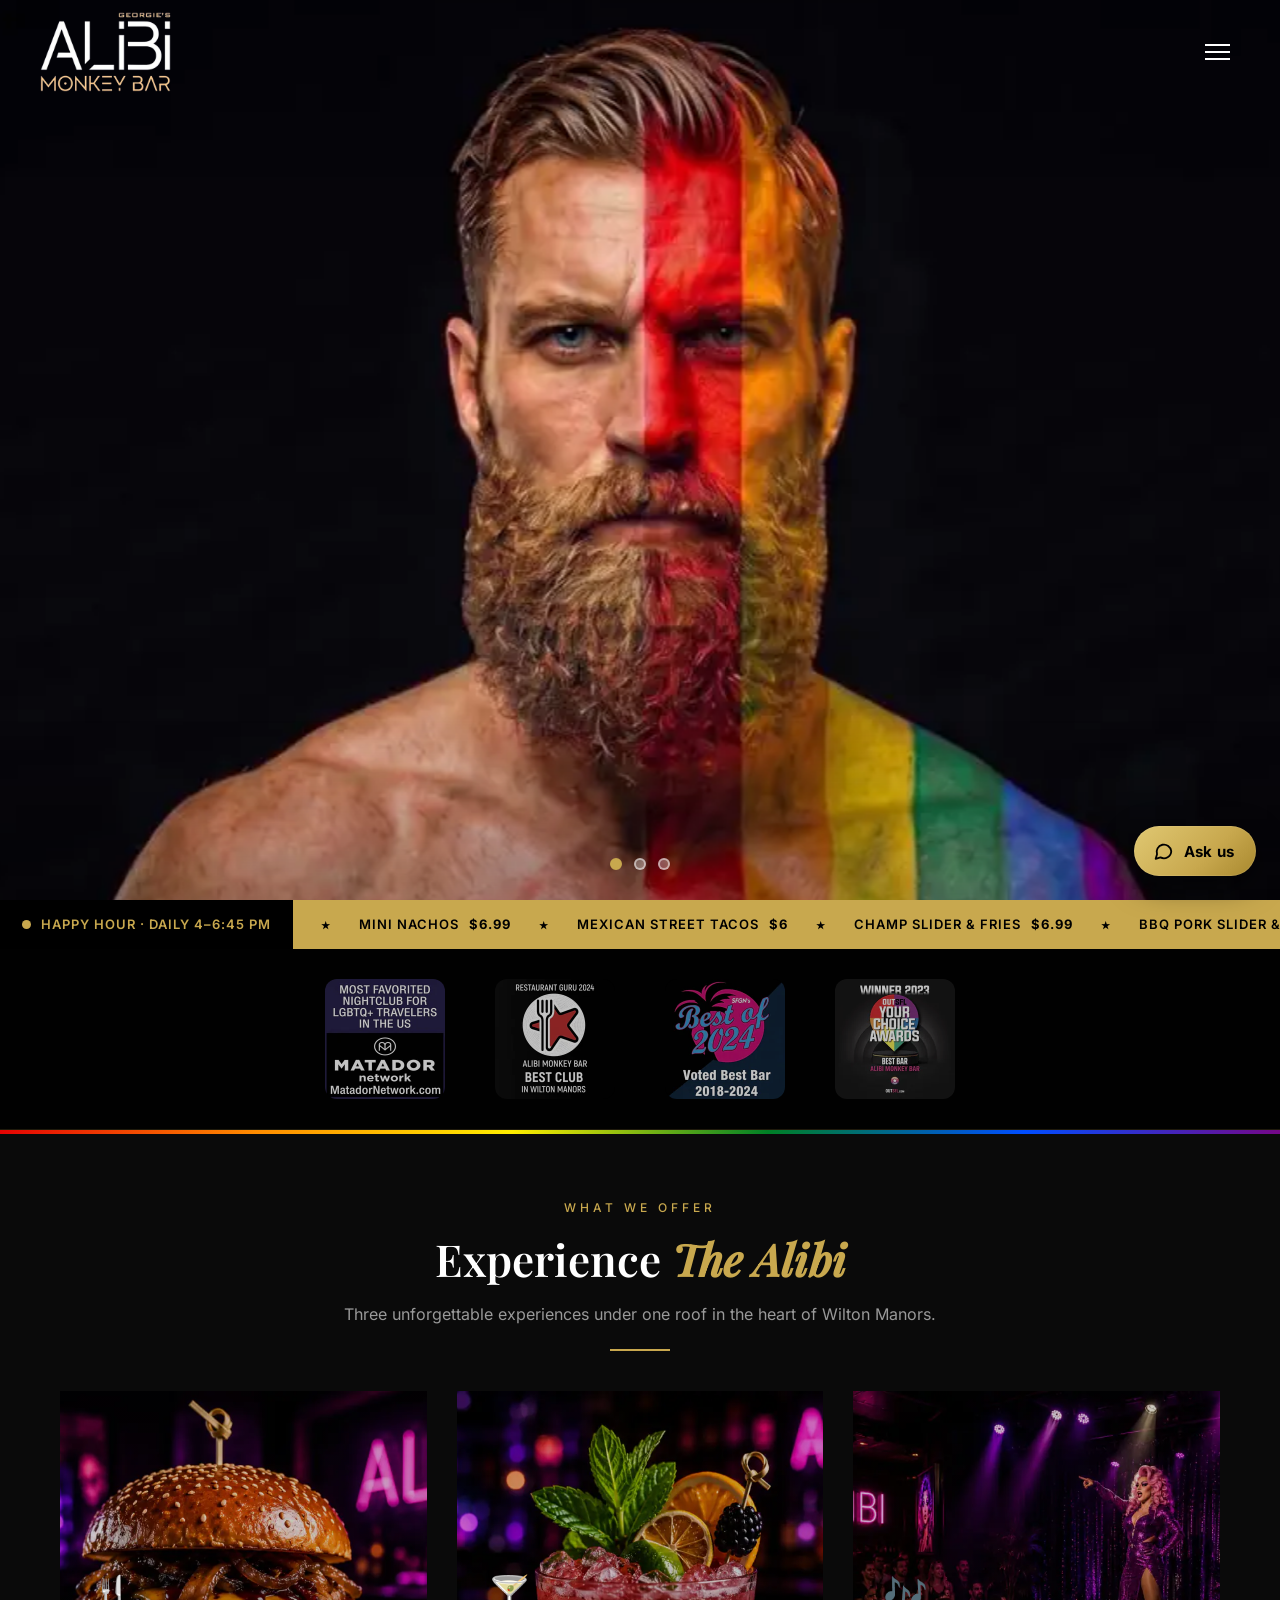
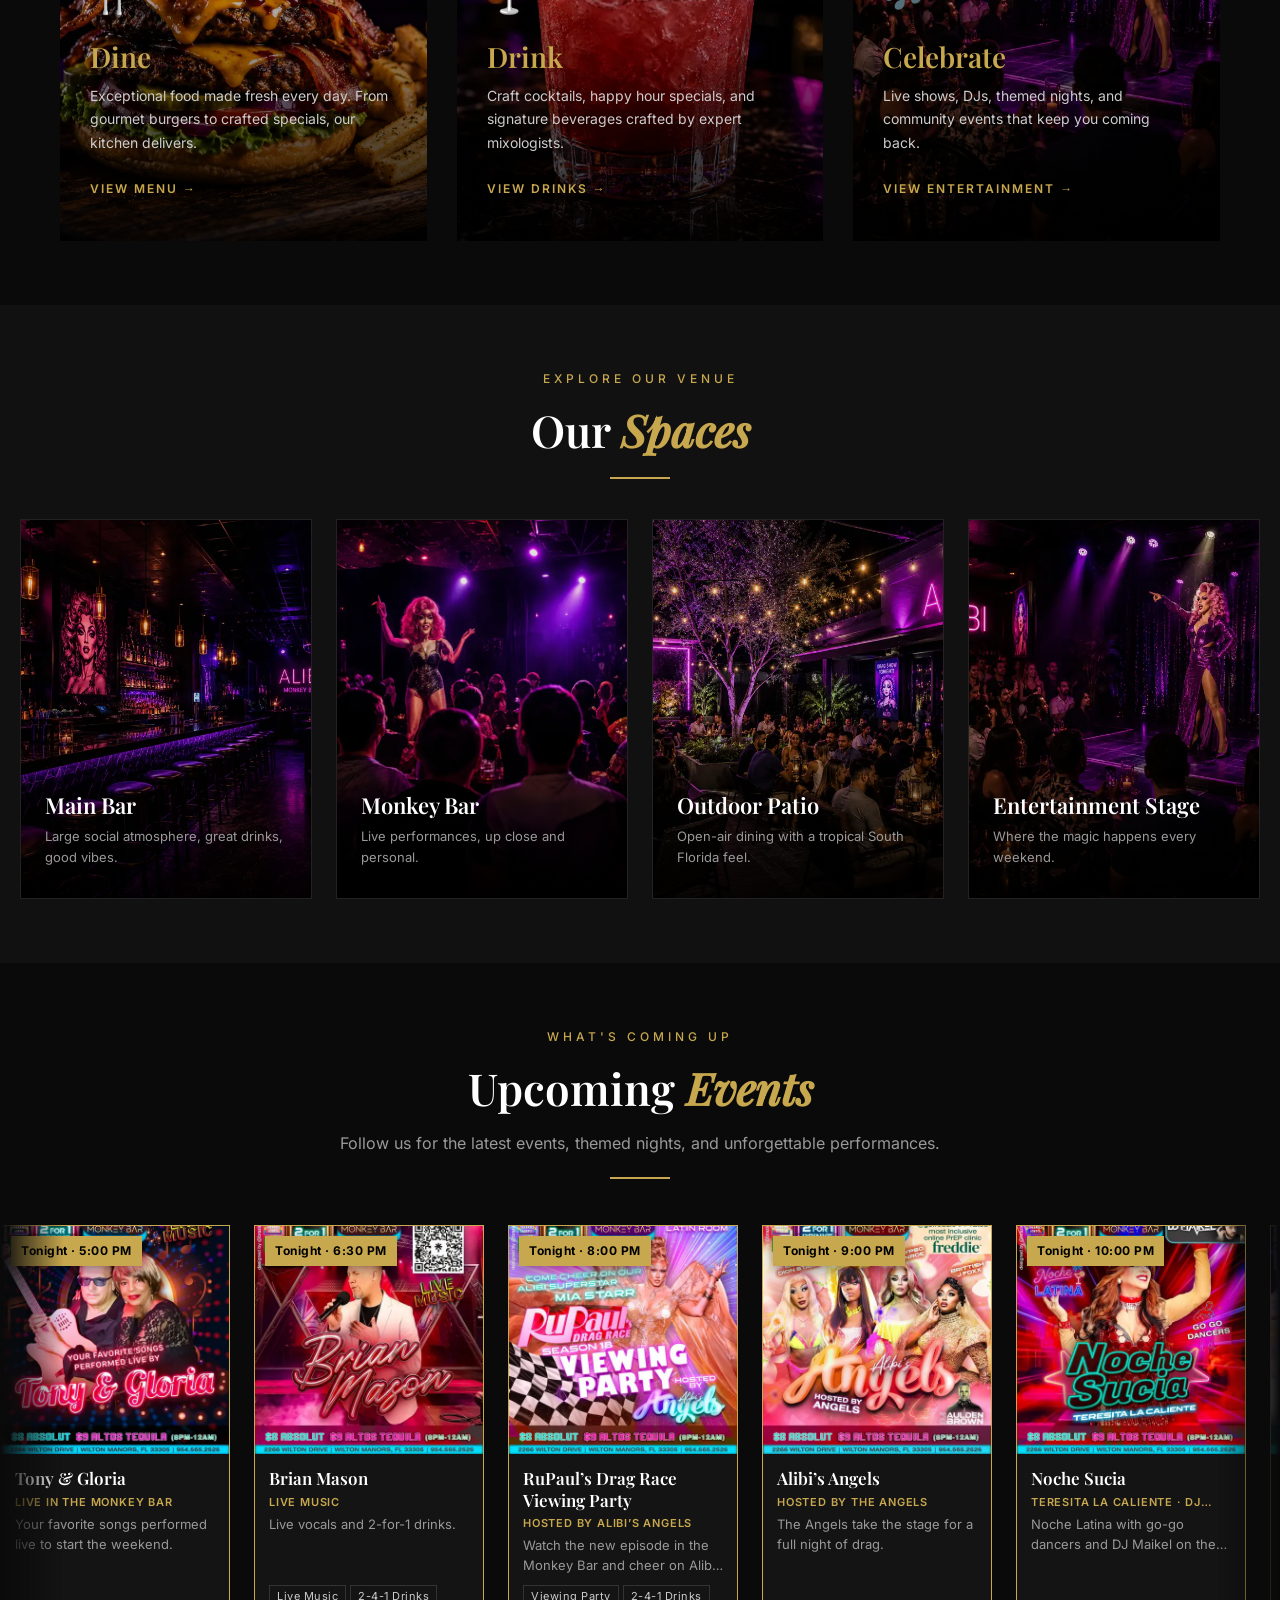
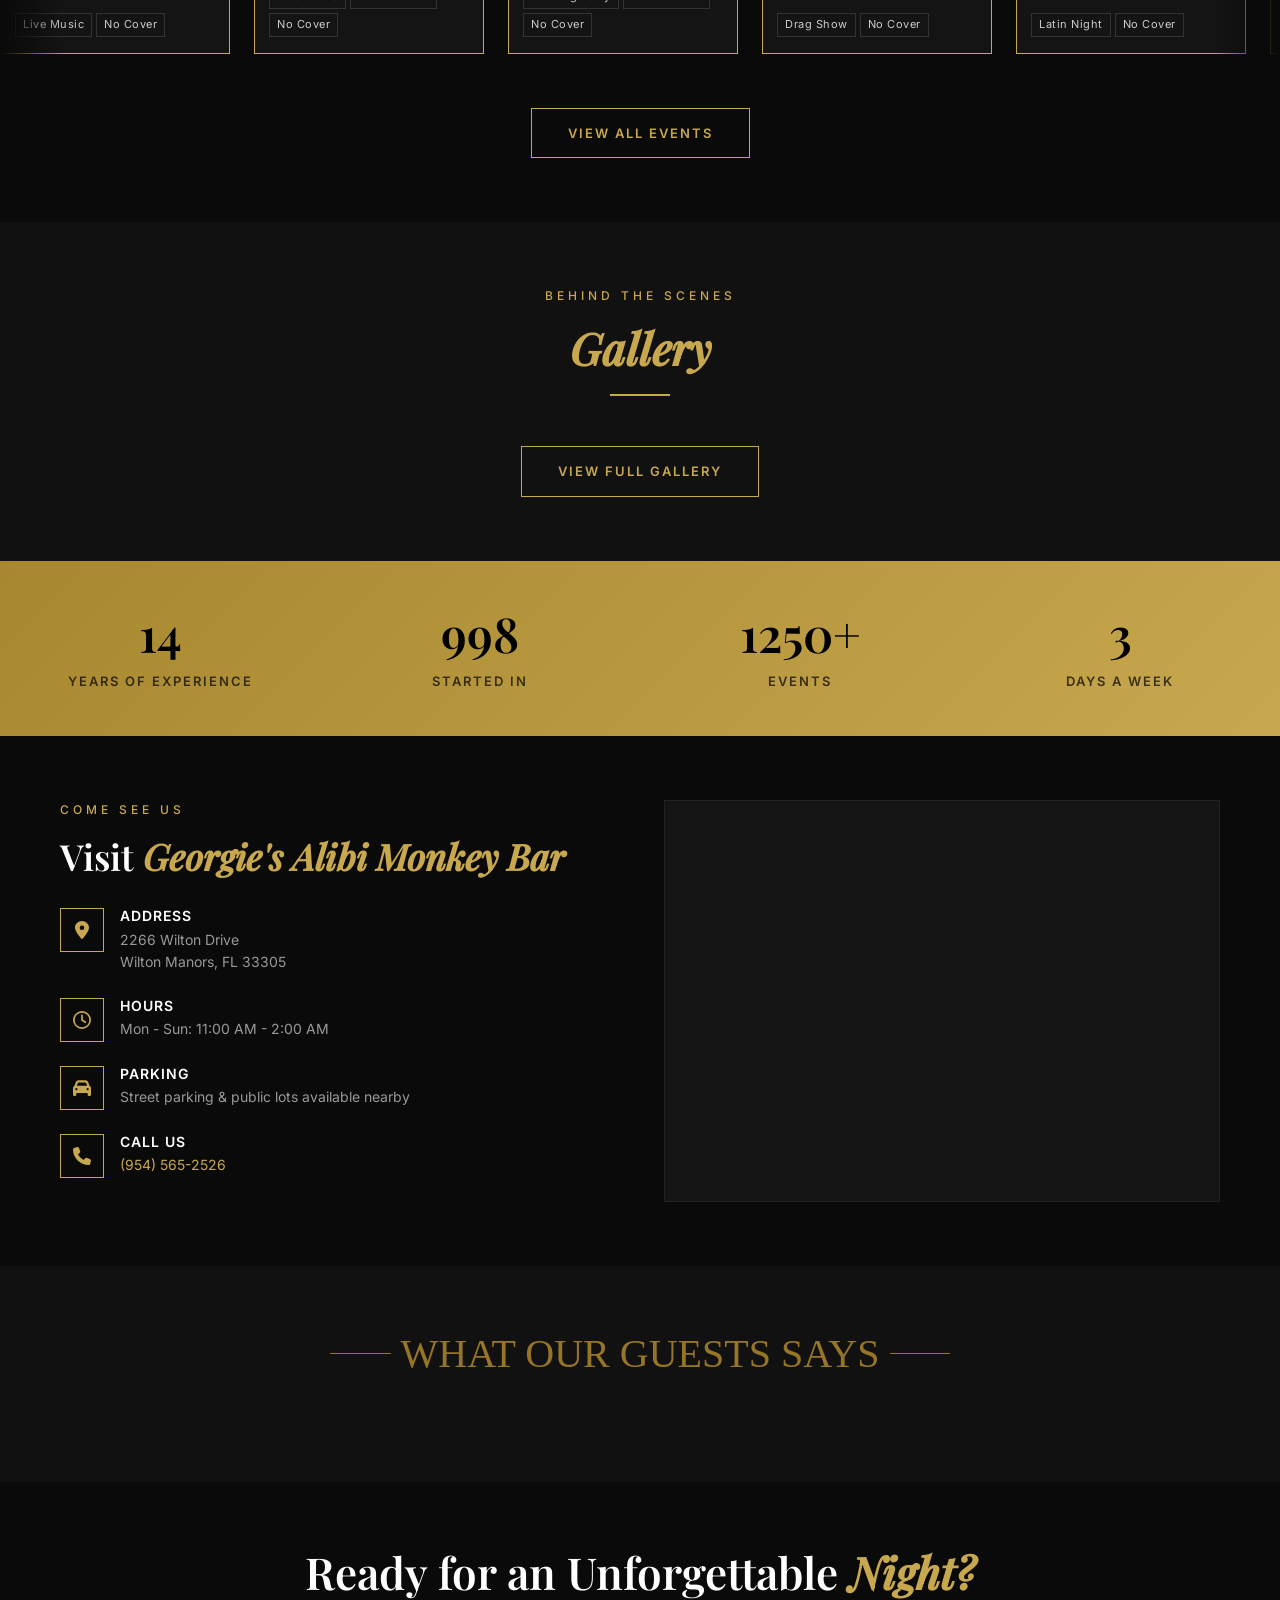
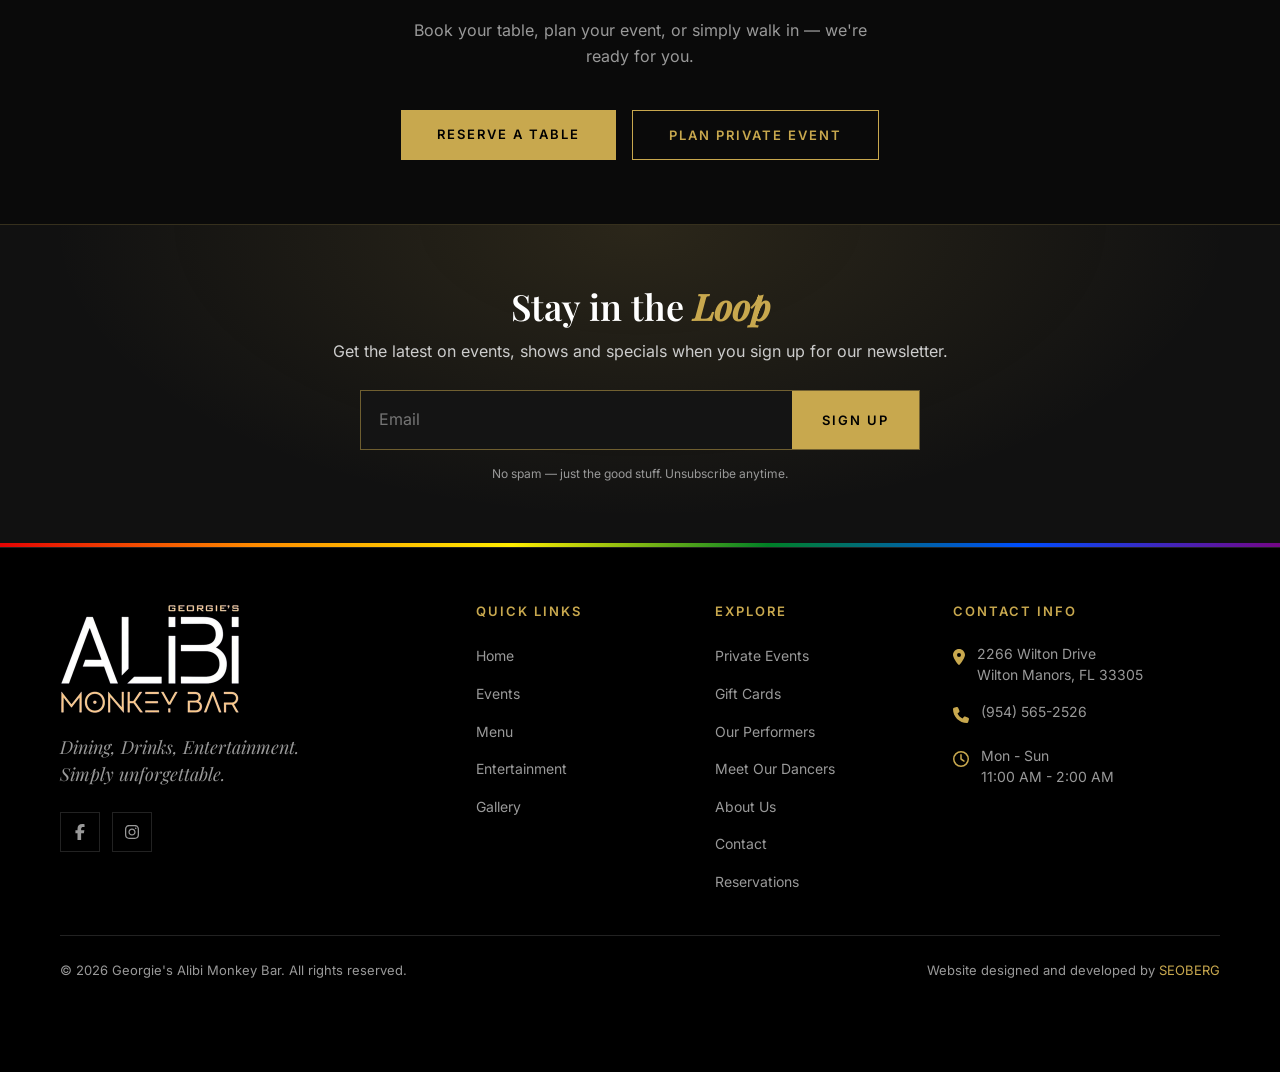
<file: index.html>
<!DOCTYPE html>
<html lang="en">
<head>
  <meta charset="UTF-8">
  <meta name="viewport" content="width=device-width, initial-scale=1.0">
  <title>Alibi Monkey Bar | South Florida's Ultimate Dining, Drinks & Entertainment</title>
  <meta name="description" content="Award-winning restaurant, live entertainment, craft cocktails, nightlife, and unforgettable events in the heart of Wilton Manors, South Florida.">
  <meta name="theme-color" content="#0A0A0A">
  <link rel="icon" type="image/png" sizes="32x32" href="images/favicon-32.png">
  <link rel="apple-touch-icon" href="images/apple-touch-icon.png">
  <link rel="preload" href="fonts/inter-latin.woff2" as="font" type="font/woff2" crossorigin>
  <link rel="preload" href="fonts/playfair-display-latin.woff2" as="font" type="font/woff2" crossorigin>
  <link rel="stylesheet" href="css/style.css?v=20261104f">
</head>
<body>

  <!-- HEADER -->
  <header class="header">
    <div class="header-inner">
      <a href="./" class="logo"><img src="images/logo.webp" alt="Georgie's Alibi Monkey Bar" width="360" height="220"></a>
      <nav class="nav">
        <a href="./" class="active">Home</a>
        <a href="events.html">Events</a>
        <a href="menu.html">Menu</a>
        <a href="entertainment.html">Entertainment</a><a href="performers.html">Performers</a><a href="dancers.html">Dancers</a>
        <a href="gallery.html">Gallery</a>
        <a href="private-events.html">Private Events</a><a href="gift-cards.html">Gift Cards</a>
        <a href="about.html">About</a>
        <a href="contact.html">Contact</a>
      </nav>
      <a href="contact.html#reserve" class="btn-reserve">Reserve A Table</a>
      <button class="menu-toggle" aria-label="Open menu">
        <span></span><span></span><span></span>
      </button>
    </div>
  </header>

  <!-- MOBILE NAV -->
  <div class="mobile-nav">
    <button class="mobile-nav-close" aria-label="Close menu">&times;</button>
    <a href="./">Home</a>
    <a href="events.html">Events</a>
    <a href="menu.html">Menu</a>
    <a href="entertainment.html">Entertainment</a><a href="performers.html">Performers</a><a href="dancers.html">Dancers</a>
    <a href="gallery.html">Gallery</a>
    <a href="private-events.html">Private Events</a><a href="gift-cards.html">Gift Cards</a>
    <a href="about.html">About</a>
    <a href="contact.html">Contact</a>
    <a href="contact.html#reserve" class="btn-outline" style="margin-top:20px;">Reserve A Table</a>
  </div>

  <!-- HERO SLIDER -->
  <section class="hero">
    <h1 class="sr-only">Georgie's Alibi Monkey Bar &mdash; dining, drinks &amp; live entertainment in Wilton Manors</h1>
    <div class="hero-slider">
      <div class="hero-slide hero-slide--full active">
        <picture>
          <source media="(orientation: portrait)" srcset="images/hero-banner-mobile.webp" width="781" height="1400">
          <img fetchpriority="high" src="images/hero-banner.webp" srcset="images/hero-banner-1280.webp 1280w, images/hero-banner.webp 1920w" sizes="100vw" width="1920" height="1071" alt="Alibi Monkey Bar">
        </picture>
      </div>
      <div class="hero-slide">
        <img decoding="async" data-src="images/hero-exterior.webp" width="1916" height="821" alt="Alibi Monkey Bar exterior at sunset">
      </div>
      <div class="hero-slide">
        <img decoding="async" data-src="images/hero-meetme.webp" width="1600" height="1600" alt="Meet Me At Alibi - Cocktails, Food, Live Entertainment">
      </div>
    </div>
    <div class="hero-dots">
      <button class="hero-dot active" aria-label="Slide 1"></button>
      <button class="hero-dot" aria-label="Slide 2"></button>
      <button class="hero-dot" aria-label="Slide 3"></button>
    </div>
  </section>

  <!-- HAPPY HOUR TICKER (details from the Square site's Happy Hour Menu page) -->
  <a class="hh-ticker" href="menu.html#happy-hour" aria-label="Happy Hour every day 4 to 6:45 PM. See the Happy Hour menu.">
    <span class="hh-ticker-label">
      <span class="hh-ticker-dot"></span>
      <span data-hh-status data-hh-idle="Happy Hour &middot; Daily 4&ndash;6:45 PM">Happy Hour &middot; Daily 4&ndash;6:45 PM</span>
    </span>
    <span class="hh-ticker-track" aria-hidden="true">
      <span class="hh-ticker-items">
        <span>Mini Nachos <b>$6.99</b></span>
        <span>Mexican Street Tacos <b>$6</b></span>
        <span>Champ Slider &amp; Fries <b>$6.99</b></span>
        <span>BBQ Pork Slider &amp; Fries <b>$6.99</b></span>
        <span>4 oz. Burger &amp; Fries <b>$6.99</b></span>
        <span>Bacon Cheese Dog &amp; Fries <b>$6.99</b></span>
        <span>Wings (5) <b>$6.99</b></span>
        <span>Chicken Quesadilla <b>$11.99</b></span>
        <span>Sides from <b>$3</b></span>
        <span class="hh-ticker-cta">See the Happy Hour menu &rarr;</span>
      </span>
    </span>
  </a>

  <!-- AWARDS -->
  <section class="awards-bar">
    <div class="awards-track">
      <div class="award-item">
        <img width="240" height="240" loading="lazy" decoding="async" src="images/award-matador.webp" alt="Most Favorited Nightclub for LGBTQ+ Travelers - Matador Network">
      </div>
      <div class="award-item">
        <img width="240" height="240" loading="lazy" decoding="async" src="images/award-restaurant-guru.webp" alt="Restaurant Guru 2024 - Best Club in Wilton Manors">
      </div>
      <div class="award-item">
        <img width="240" height="240" loading="lazy" decoding="async" src="images/award-sfgn.webp" alt="SFGN Best of 2024 - Voted Best Bar 2018-2024">
      </div>
      <div class="award-item">
        <img width="240" height="240" loading="lazy" decoding="async" src="images/award-outsfl.webp" alt="OutSFL Your Choice Awards 2023 - Best Bar">
      </div>
    </div>
  </section>

  <!-- PRIDE DIVIDER -->
  <div class="pride-divider"></div>

  <!-- EXPERIENCE THE ALIBI -->
  <section class="section">
    <div class="container">
      <div class="section-header">
        <span class="section-label">What We Offer</span>
        <h2 class="section-title">Experience <em>The Alibi</em></h2>
        <p class="section-desc">Three unforgettable experiences under one roof in the heart of Wilton Manors.</p>
        <div class="gold-line"></div>
      </div>
      <div class="experience-grid">
        <div class="experience-card fade-in">
          <div class="experience-card-bg" data-bg="images/site/burger-photo-1024.webp"></div>
          <div class="experience-card-overlay"></div>
          <div class="experience-card-content">
            <div class="experience-card-icon">&#127860;</div>
            <h3>Dine</h3>
            <p>Exceptional food made fresh every day. From gourmet burgers to crafted specials, our kitchen delivers.</p>
            <a href="menu.html" class="btn-link">View Menu &rarr;</a>
          </div>
        </div>
        <div class="experience-card fade-in fade-in-delay-1">
          <div class="experience-card-bg" data-bg="images/site/cocktail-photo-1024.webp"></div>
          <div class="experience-card-overlay"></div>
          <div class="experience-card-content">
            <div class="experience-card-icon">&#127864;</div>
            <h3>Drink</h3>
            <p>Craft cocktails, happy hour specials, and signature beverages crafted by expert mixologists.</p>
            <a href="menu.html#drinks" class="btn-link">View Drinks &rarr;</a>
          </div>
        </div>
        <div class="experience-card fade-in fade-in-delay-2">
          <div class="experience-card-bg" data-bg="images/site/entertainment-stage-scene-1024.webp"></div>
          <div class="experience-card-overlay"></div>
          <div class="experience-card-content">
            <div class="experience-card-icon">&#127926;</div>
            <h3>Celebrate</h3>
            <p>Live shows, DJs, themed nights, and community events that keep you coming back.</p>
            <a href="entertainment.html" class="btn-link">View Entertainment &rarr;</a>
          </div>
        </div>
      </div>
    </div>
  </section>

  <!-- OUR SPACES -->
  <section class="section section-dark">
    <div class="container-wide">
      <div class="section-header">
        <span class="section-label">Explore Our Venue</span>
        <h2 class="section-title">Our <em>Spaces</em></h2>
        <div class="gold-line"></div>
      </div>
      <div class="spaces-grid">
        <div class="space-card fade-in">
          <div class="space-card-bg" data-bg="images/site/main-bar-interior-1024.webp"></div>
          <div class="space-card-overlay"></div>
          <div class="space-card-content">
            <h3>Main Bar</h3>
            <p>Large social atmosphere, great drinks, good vibes.</p>
          </div>
        </div>
        <div class="space-card fade-in fade-in-delay-1">
          <div class="space-card-bg" data-bg="images/site/monkey-bar-1024.webp"></div>
          <div class="space-card-overlay"></div>
          <div class="space-card-content">
            <h3>Monkey Bar</h3>
            <p>Live performances, up close and personal.</p>
          </div>
        </div>
        <div class="space-card fade-in fade-in-delay-2">
          <div class="space-card-bg" data-bg="images/site/outdoor-patio-scene-1024.webp"></div>
          <div class="space-card-overlay"></div>
          <div class="space-card-content">
            <h3>Outdoor Patio</h3>
            <p>Open-air dining with a tropical South Florida feel.</p>
          </div>
        </div>
        <div class="space-card fade-in fade-in-delay-3">
          <div class="space-card-bg" data-bg="images/site/entertainment-stage-scene-1024.webp"></div>
          <div class="space-card-overlay"></div>
          <div class="space-card-content">
            <h3>Entertainment Stage</h3>
            <p>Where the magic happens every weekend.</p>
          </div>
        </div>
      </div>
    </div>
  </section>

  <!-- UPCOMING EVENTS — every show in the Weekly Lineup as a right-to-left slider.
       js/upcoming.js reads the cards from events.html (edit events there), orders them
       from the next show onward and starts the slider. Without JavaScript these four
       weekly highlights show in a row you can swipe. -->
  <section class="section" id="events">
    <div class="container">
      <div class="section-header">
        <span class="section-label">What's Coming Up</span>
        <h2 class="section-title">Upcoming <em>Events</em></h2>
        <p class="section-desc">Follow us for the latest events, themed nights, and unforgettable performances.</p>
        <div class="gold-line"></div>
      </div>
    </div>

    <div class="ev-slider fade-in" data-ev-slider>
      <div class="ev-slider-viewport">
        <div class="ev-slider-track">
          <a class="ev-slide" href="events.html#ev-tue">
            <article class="ev-card">
              <div class="ev-poster">
                <img src="images/events/drag-bingo.webp" alt="Drag Bingo poster" width="480" height="600" loading="lazy" decoding="async">
                <span class="ev-time">Every Tue &middot; 10:00 PM</span>
              </div>
              <div class="ev-body">
                <h4>Drag Bingo</h4>
                <p class="ev-host">Hosted by London Adour</p>
                <p class="ev-desc">Bingo with a twist and fun prizes to win. $6 margaritas, $9 Grey Goose.</p>
                <ul class="ev-tags"><li>Drag</li><li>Prizes</li><li>No Cover</li></ul>
              </div>
            </article>
          </a>
          <a class="ev-slide" href="events.html#ev-thu">
            <article class="ev-card">
              <div class="ev-poster">
                <img src="images/events/whats-the-tea.webp" alt="What’s the Tea? poster" width="480" height="600" loading="lazy" decoding="async">
                <span class="ev-time">Every Thu &middot; 10:00 PM</span>
              </div>
              <div class="ev-body">
                <h4>What&rsquo;s the Tea?</h4>
                <p class="ev-host">Hosted by TP Lords</p>
                <p class="ev-desc">Watch out for the big girls &mdash; a night of drag, comedy and all the tea.</p>
                <ul class="ev-tags"><li>Drag</li><li>$5 Long Islands</li><li>No Cover</li></ul>
              </div>
            </article>
          </a>
          <a class="ev-slide" href="events.html#ev-fri">
            <article class="ev-card">
              <div class="ev-poster">
                <img src="images/events/alibis-angels.webp" alt="Alibi’s Angels poster" width="480" height="600" loading="lazy" decoding="async">
                <span class="ev-time">Every Fri &middot; 9:00 PM</span>
              </div>
              <div class="ev-body">
                <h4>Alibi&rsquo;s Angels</h4>
                <p class="ev-host">Hosted by the Angels</p>
                <p class="ev-desc">The Angels take the stage for a full night of drag.</p>
                <ul class="ev-tags"><li>Drag Show</li><li>No Cover</li></ul>
              </div>
            </article>
          </a>
          <a class="ev-slide" href="events.html#ev-sat">
            <article class="ev-card">
              <div class="ev-poster">
                <img src="images/events/saturday-night-rewind.webp" alt="Saturday Night Rewind poster" width="480" height="600" loading="lazy" decoding="async">
                <span class="ev-time">Every Sat &middot; 8:30 PM</span>
              </div>
              <div class="ev-body">
                <h4>Saturday Night Rewind</h4>
                <p class="ev-host">Hosted by London Adour &middot; DJ Maikel</p>
                <p class="ev-desc">A throwback drag show packed with the hits you love.</p>
                <ul class="ev-tags"><li>Drag Show</li><li>No Cover</li></ul>
              </div>
            </article>
          </a>
        </div>
      </div>
    </div>

    <div class="container">
      <div class="ev-slider-controls">
        <a href="events.html" class="btn-outline">View All Events</a>
      </div>
    </div>
  </section>

  <!-- GALLERY PREVIEW -->
  <section class="section section-dark">
    <div class="container-wide">
      <div class="section-header">
        <span class="section-label">Behind The Scenes</span>
        <h2 class="section-title"><em>Gallery</em></h2>
        <div class="gold-line"></div>
      </div>
      <!-- Instagram feed (Elfsight) -->
      <div class="elfsight-app-f1284aae-14c4-406d-a843-ef1a9db4b3b8"></div>
      <div style="text-align:center; margin-top:50px;">
        <a href="gallery.html" class="btn-outline">View Full Gallery</a>
      </div>
    </div>
  </section>

  <!-- STATS -->
  <div class="stats-bar">
    <div class="stat-item fade-in">
      <h3 data-count="29" data-suffix="">0</h3>
      <p>Years of Experience</p>
    </div>
    <div class="stat-item fade-in fade-in-delay-1">
      <h3 data-count="1997" data-suffix="">0</h3>
      <p>Started In</p>
    </div>
    <div class="stat-item fade-in fade-in-delay-2">
      <h3 data-count="2500" data-suffix="+">0</h3>
      <p>Events</p>
    </div>
    <div class="stat-item fade-in fade-in-delay-3">
      <h3 data-count="7" data-suffix="">0</h3>
      <p>Days A Week</p>
    </div>
  </div>

  <!-- VISIT US -->
  <section class="section" id="visit">
    <div class="container">
      <div class="visit-section">
        <div class="visit-info fade-in">
          <span class="section-label">Come See Us</span>
          <h3>Visit <em>Georgie's Alibi Monkey Bar</em></h3>
          <div class="visit-detail">
            <div class="visit-detail-icon"><i class="fas fa-map-marker-alt"></i></div>
            <div>
              <h4>Address</h4>
              <p>2266 Wilton Drive<br>Wilton Manors, FL 33305</p>
            </div>
          </div>
          <div class="visit-detail">
            <div class="visit-detail-icon"><i class="far fa-clock"></i></div>
            <div>
              <h4>Hours</h4>
              <p>Mon - Sun: 11:00 AM - 2:00 AM</p>
            </div>
          </div>
          <div class="visit-detail">
            <div class="visit-detail-icon"><i class="fas fa-car"></i></div>
            <div>
              <h4>Parking</h4>
              <p>Street parking & public lots available nearby</p>
            </div>
          </div>
          <div class="visit-detail">
            <div class="visit-detail-icon"><i class="fas fa-phone"></i></div>
            <div>
              <h4>Call Us</h4>
              <p><a href="tel:+19545652526">(954) 565-2526</a></p>
            </div>
          </div>
        </div>
        <div class="visit-map fade-in fade-in-delay-1">
          <iframe src="https://www.google.com/maps?q=Georgie%27s+Alibi+Monkey+Bar,+2266+Wilton+Dr,+Wilton+Manors,+FL+33305&output=embed" title="Map: Georgie&#39;s Alibi Monkey Bar, 2266 Wilton Drive" allowfullscreen loading="lazy"></iframe>
        </div>
      </div>
    </div>
  </section>

  <!-- GOOGLE REVIEWS (Elfsight widget, same as staging) -->
  <section class="section section-dark guest-reviews">
    <div class="container-wide">
      <h2 class="reviews-divider"><span>What Our Guests Says</span></h2>
      <div class="elfsight-app-85502137-6bd7-4d75-bd70-6d7300e548af"></div>
    </div>
  </section>

  <!-- CTA -->
  <section class="cta-section">
    <div class="container">
      <h2>Ready for an Unforgettable <em>Night?</em></h2>
      <p>Book your table, plan your event, or simply walk in — we're ready for you.</p>
      <div class="cta-buttons">
        <a href="contact.html#reserve" class="btn-primary">Reserve A Table</a>
        <a href="private-events.html" class="btn-outline">Plan Private Event</a>
      </div>
    </div>
  </section>

  <!-- PRIDE DIVIDER -->
  <!-- NEWSLETTER (like "Stay in the Loop" on the Square site) — posts to api/subscribe.php -->
  <section class="newsletter">
    <div class="container">
      <h2>Stay in the <em>Loop</em></h2>
      <p>Get the latest on events, shows and specials when you sign up for our newsletter.</p>
      <form class="newsletter-form" method="post" action="#" data-endpoint="api/subscribe.php" data-success="You're on the list! Watch your inbox for our next update." novalidate>
        <label class="sr-only" for="nl-email-index">Email address</label>
        <input id="nl-email-index" type="email" name="email" placeholder="Email" autocomplete="email" required>
        <input class="hp-field" type="text" name="website" tabindex="-1" autocomplete="off" aria-hidden="true">
        <button type="submit">Sign Up</button>
      </form>
      <p class="form-status" role="status" aria-live="polite" hidden></p>
      <p class="newsletter-note">No spam &mdash; just the good stuff. Unsubscribe anytime.</p>
    </div>
  </section>

  <div class="pride-divider"></div>

  <!-- FOOTER -->
  <footer class="footer">
    <div class="container">
      <div class="footer-grid">
        <div class="footer-brand">
          <a href="./" class="logo"><img loading="lazy" decoding="async" src="images/logo.webp" alt="Georgie's Alibi Monkey Bar" width="360" height="220"></a>
          <p class="footer-tagline">Dining, Drinks, Entertainment.<br>Simply unforgettable.</p>
          <div class="footer-social">
            <a href="https://www.facebook.com/alibi.wiltonmanors/" target="_blank" rel="noopener" aria-label="Facebook"><i class="fab fa-facebook-f"></i></a>
            <a href="https://www.instagram.com/alibimonkeybar/" target="_blank" rel="noopener" aria-label="Instagram"><i class="fab fa-instagram"></i></a>
          </div>
        </div>
        <div class="footer-col">
          <h4>Quick Links</h4>
          <ul class="footer-links">
            <li><a href="./">Home</a></li>
            <li><a href="events.html">Events</a></li>
            <li><a href="menu.html">Menu</a></li>
            <li><a href="entertainment.html">Entertainment</a></li>
            <li><a href="gallery.html">Gallery</a></li>
          </ul>
        </div>
        <div class="footer-col">
          <h4>Explore</h4>
          <ul class="footer-links">
            <li><a href="private-events.html">Private Events</a></li><li><a href="gift-cards.html">Gift Cards</a></li><li><a href="performers.html">Our Performers</a></li><li><a href="dancers.html">Meet Our Dancers</a></li>
            <li><a href="about.html">About Us</a></li>
            <li><a href="contact.html">Contact</a></li>
            <li><a href="contact.html#reserve">Reservations</a></li>
          </ul>
        </div>
        <div class="footer-col">
          <h4>Contact Info</h4>
          <div class="footer-contact-item">
            <span class="icon"><i class="fas fa-map-marker-alt"></i></span>
            <p>2266 Wilton Drive<br>Wilton Manors, FL 33305</p>
          </div>
          <div class="footer-contact-item">
            <span class="icon"><i class="fas fa-phone"></i></span>
            <a href="tel:+19545652526">(954) 565-2526</a>
          </div>
          <div class="footer-contact-item">
            <span class="icon"><i class="far fa-clock"></i></span>
            <p>Mon - Sun<br>11:00 AM - 2:00 AM</p>
          </div>
        </div>
      </div>
      <div class="footer-bottom">
        <p>&copy; 2026 Georgie's Alibi Monkey Bar. All rights reserved.</p>
        <p class="footer-credit">Website designed and developed by <a href="https://seoberg.com" target="_blank" rel="noopener">SEOBERG</a></p>
      </div>
    </div>
  </footer>

  <!-- MOBILE STICKY CTA BAR -->
  <div class="mobile-cta-bar">
    <a href="tel:+19545652526" class="cta-call"><i class="fas fa-phone"></i> Call Now</a>
    <a href="contact.html#reserve" class="cta-reserve">Reserve A Table</a>
  </div>

  <script src="js/main.js?v=20260925"></script>
  <script src="js/elfsight-badge.js?v=20260925"></script>
  <script src="js/upcoming.js?v=20260929"></script>
  <script src="js/chat.js?v=20261016b"></script>
</body>
</html>
</file>
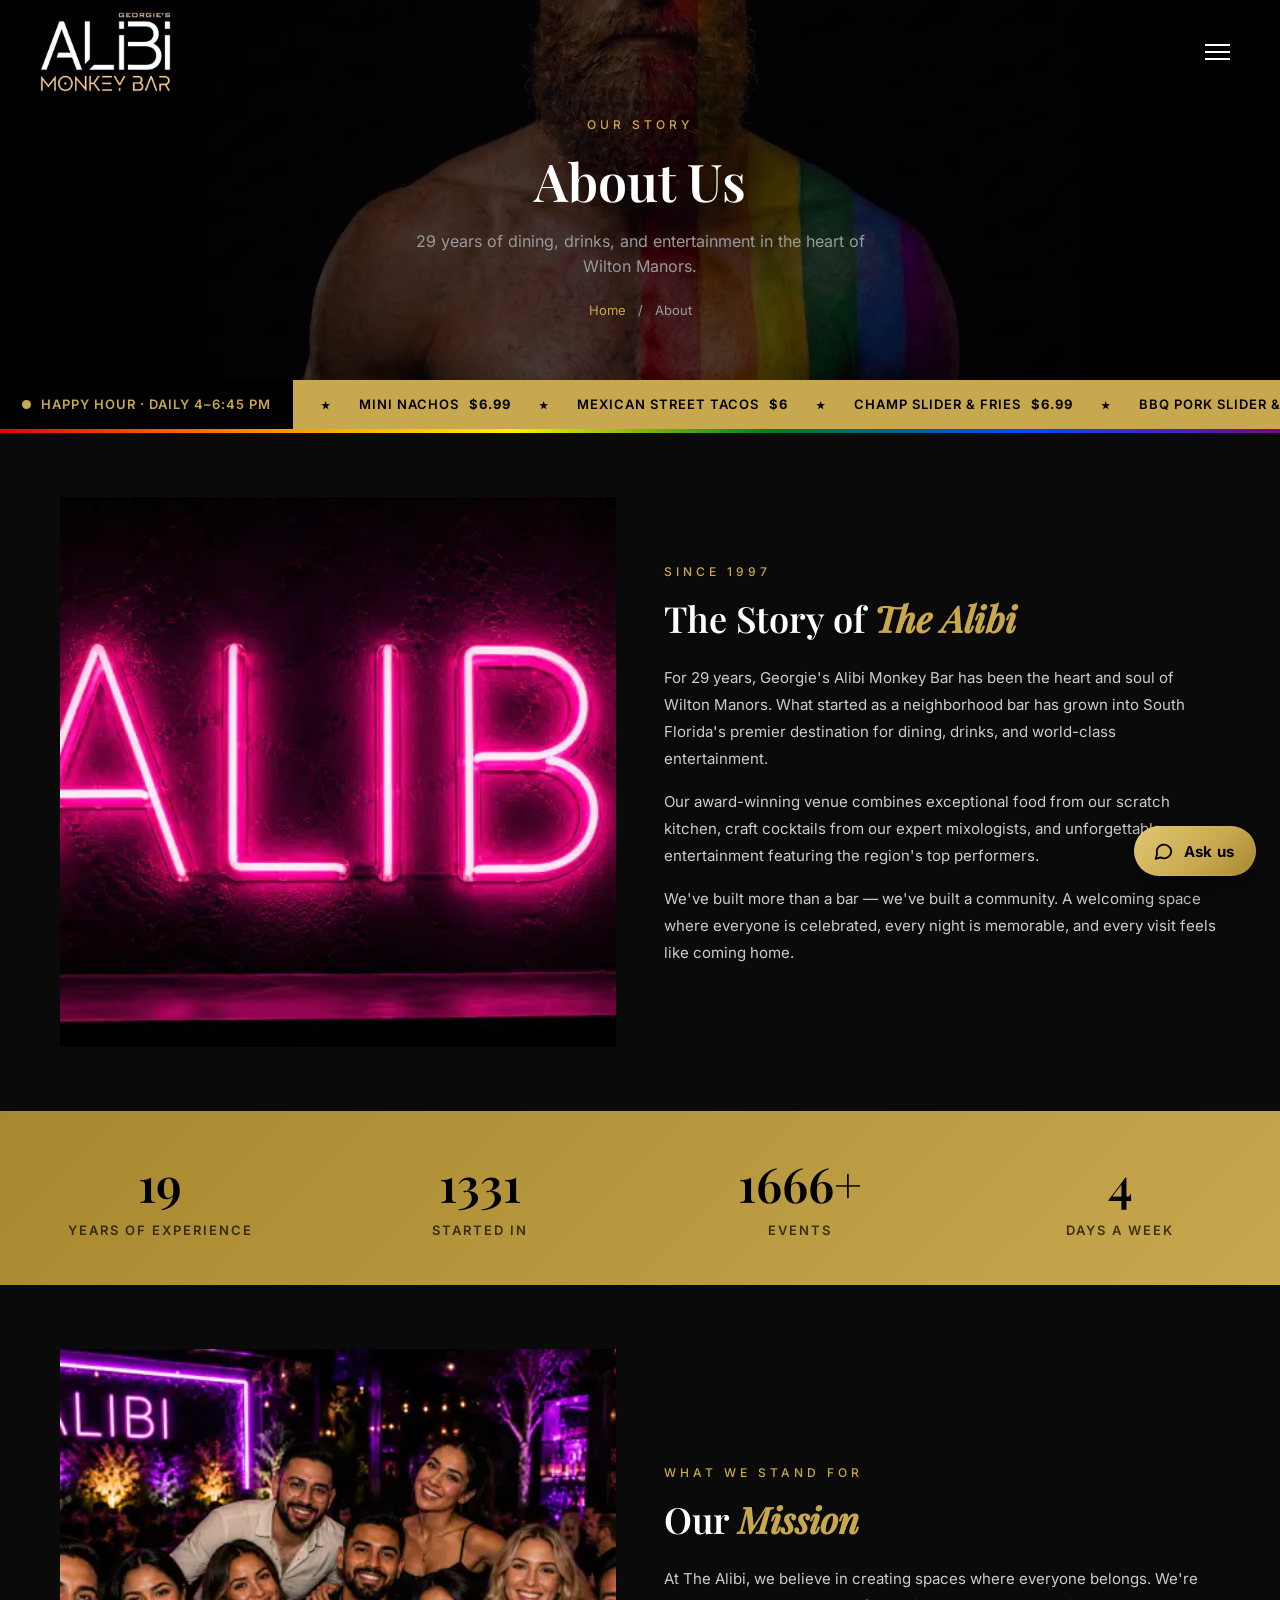
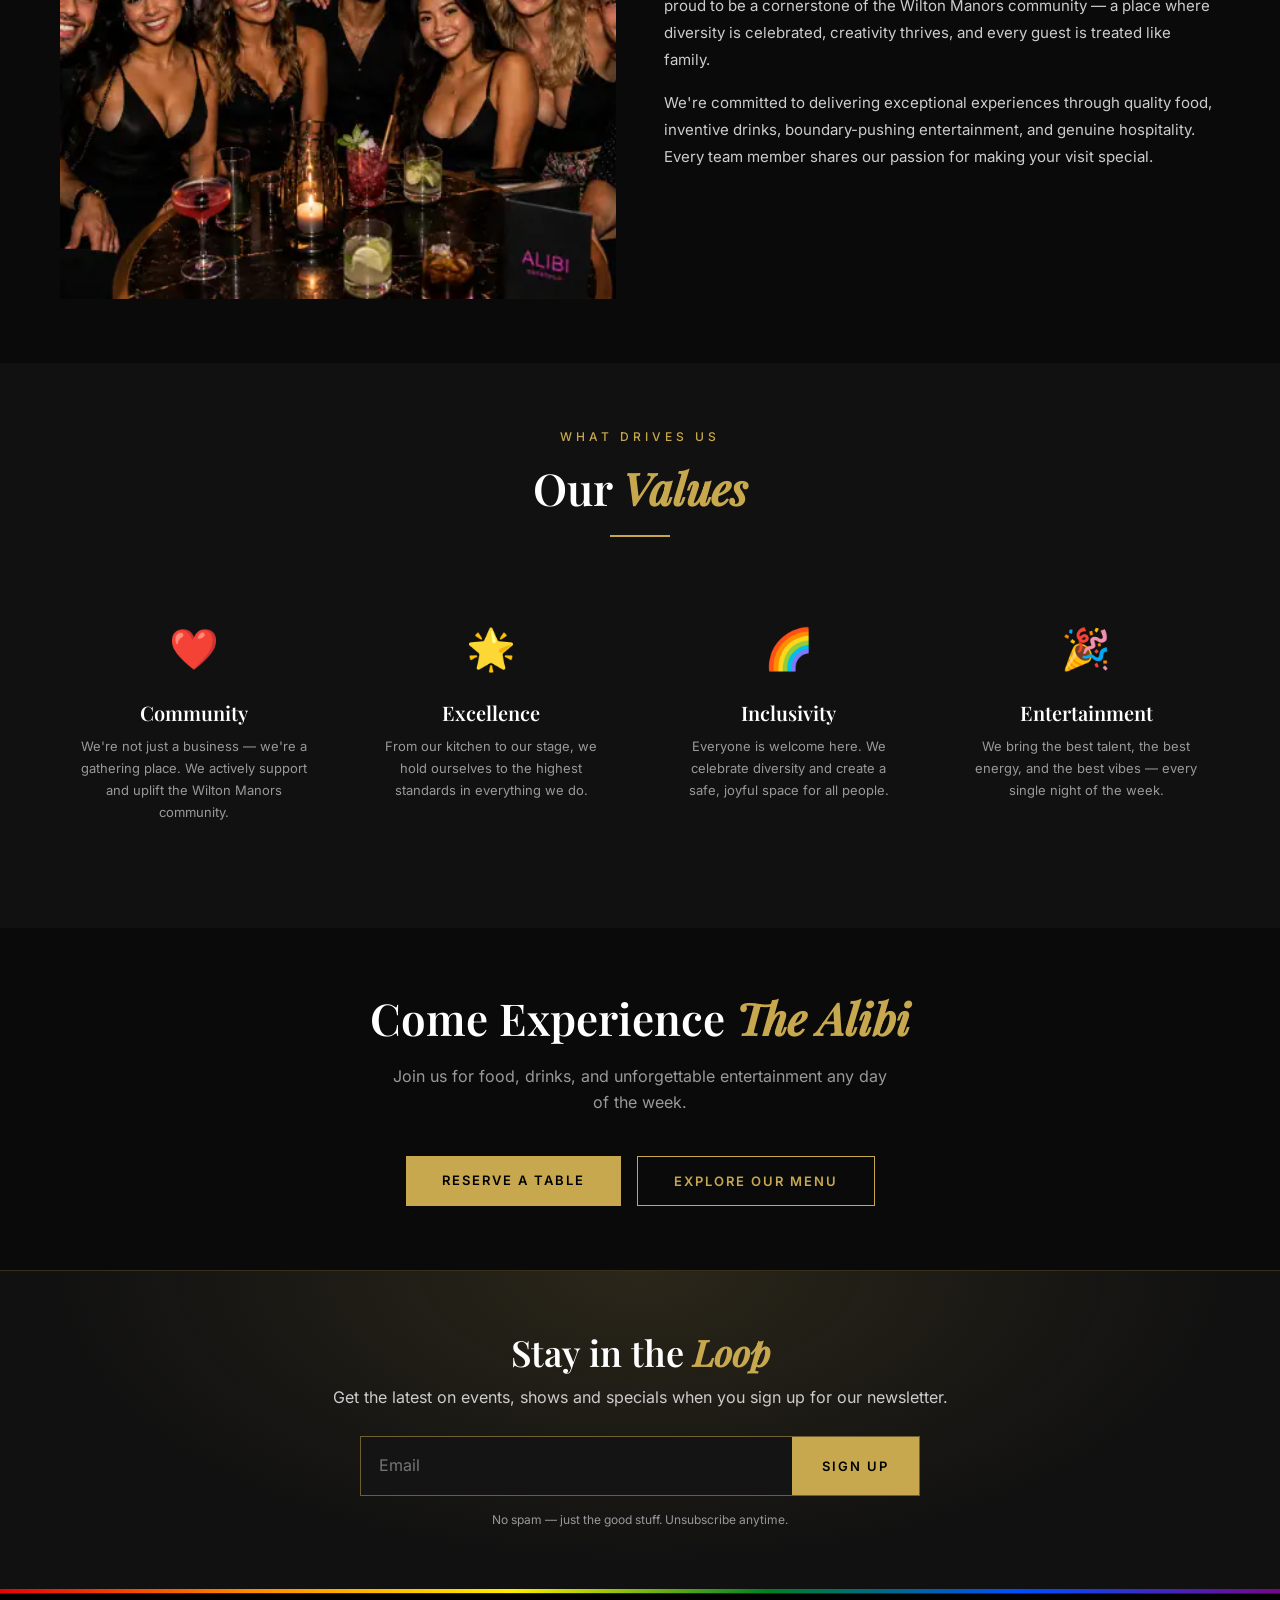
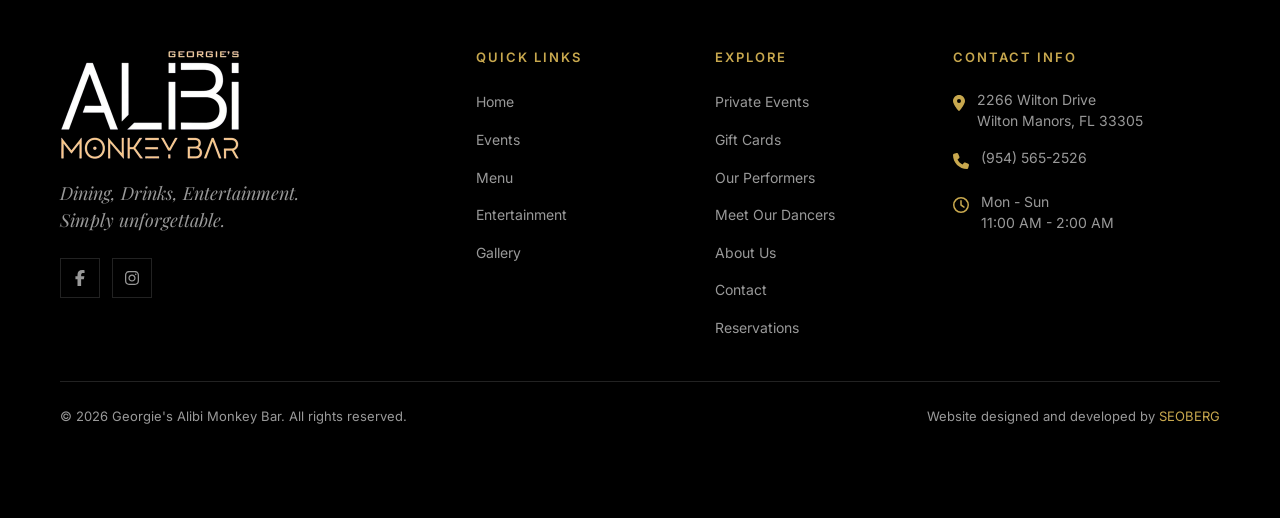
<file: about.html>
<!DOCTYPE html>
<html lang="en">
<head>
  <meta charset="UTF-8">
  <meta name="viewport" content="width=device-width, initial-scale=1.0">
  <title>About | Alibi Monkey Bar</title>
  <meta name="description" content="Learn about Georgie's Alibi Monkey Bar — 29 years as Wilton Manors' premier dining, drinks, and entertainment destination.">
  <meta name="theme-color" content="#0A0A0A">
  <link rel="icon" type="image/png" sizes="32x32" href="images/favicon-32.png">
  <link rel="apple-touch-icon" href="images/apple-touch-icon.png">
  <link rel="preload" href="fonts/inter-latin.woff2" as="font" type="font/woff2" crossorigin>
  <link rel="preload" href="fonts/playfair-display-latin.woff2" as="font" type="font/woff2" crossorigin>
  <link rel="preload" href="images/hero-banner.webp" as="image" fetchpriority="high">
  <link rel="stylesheet" href="css/style.css?v=20261104f">
</head>
<body>

  <header class="header">
    <div class="header-inner">
      <a href="./" class="logo"><img src="images/logo.webp" alt="Georgie's Alibi Monkey Bar" width="360" height="220"></a>
      <nav class="nav">
        <a href="./">Home</a><a href="events.html">Events</a><a href="menu.html">Menu</a>
        <a href="entertainment.html">Entertainment</a><a href="performers.html">Performers</a><a href="dancers.html">Dancers</a><a href="gallery.html">Gallery</a>
        <a href="private-events.html">Private Events</a><a href="gift-cards.html">Gift Cards</a><a href="about.html" class="active">About</a><a href="contact.html">Contact</a>
      </nav>
      <a href="contact.html#reserve" class="btn-reserve">Reserve A Table</a>
      <button class="menu-toggle" aria-label="Open menu"><span></span><span></span><span></span></button>
    </div>
  </header>
  <div class="mobile-nav"><button class="mobile-nav-close" aria-label="Close menu">&times;</button><a href="./">Home</a><a href="events.html">Events</a><a href="menu.html">Menu</a><a href="entertainment.html">Entertainment</a><a href="performers.html">Performers</a><a href="dancers.html">Dancers</a><a href="gallery.html">Gallery</a><a href="private-events.html">Private Events</a><a href="gift-cards.html">Gift Cards</a><a href="about.html">About</a><a href="contact.html">Contact</a></div>

  <section class="page-banner">
    <div class="page-banner-bg" style="background-image: url('images/hero-banner.webp');"></div>
    <div class="page-banner-content">
      <span class="section-label">Our Story</span>
      <h1>About Us</h1>
      <p>29 years of dining, drinks, and entertainment in the heart of Wilton Manors.</p>
      <div class="breadcrumb"><a href="./">Home</a> <span>/</span> <span>About</span></div>
    </div>
  </section>

  <!-- HAPPY HOUR TICKER (details from the Square site's Happy Hour Menu page) -->
  <a class="hh-ticker" href="menu.html#happy-hour" aria-label="Happy Hour every day 4 to 6:45 PM. See the Happy Hour menu.">
    <span class="hh-ticker-label">
      <span class="hh-ticker-dot"></span>
      <span data-hh-status data-hh-idle="Happy Hour &middot; Daily 4&ndash;6:45 PM">Happy Hour &middot; Daily 4&ndash;6:45 PM</span>
    </span>
    <span class="hh-ticker-track" aria-hidden="true">
      <span class="hh-ticker-items">
        <span>Mini Nachos <b>$6.99</b></span>
        <span>Mexican Street Tacos <b>$6</b></span>
        <span>Champ Slider &amp; Fries <b>$6.99</b></span>
        <span>BBQ Pork Slider &amp; Fries <b>$6.99</b></span>
        <span>4 oz. Burger &amp; Fries <b>$6.99</b></span>
        <span>Bacon Cheese Dog &amp; Fries <b>$6.99</b></span>
        <span>Wings (5) <b>$6.99</b></span>
        <span>Chicken Quesadilla <b>$11.99</b></span>
        <span>Sides from <b>$3</b></span>
        <span class="hh-ticker-cta">See the Happy Hour menu &rarr;</span>
      </span>
    </span>
  </a>
  <div class="pride-divider"></div>

  <!-- OUR STORY -->
  <section class="section">
    <div class="container">
      <div class="about-story fade-in">
        <div class="about-story-img">
          <img loading="lazy" decoding="async" src="images/site/neon-alibi-sign-1024.webp" srcset="images/site/neon-alibi-sign-640.webp 640w, images/site/neon-alibi-sign-1024.webp 1024w, images/site/neon-alibi-sign-1600.webp 1536w" sizes="(max-width: 1024px) 100vw, 50vw" width="1024" height="683" alt="Alibi neon sign">
        </div>
        <div class="about-story-content">
          <span class="section-label">Since 1997</span>
          <h3>The Story of <em>The Alibi</em></h3>
          <p>For 29 years, Georgie's Alibi Monkey Bar has been the heart and soul of Wilton Manors. What started as a neighborhood bar has grown into South Florida's premier destination for dining, drinks, and world-class entertainment.</p>
          <p>Our award-winning venue combines exceptional food from our scratch kitchen, craft cocktails from our expert mixologists, and unforgettable entertainment featuring the region's top performers.</p>
          <p>We've built more than a bar — we've built a community. A welcoming space where everyone is celebrated, every night is memorable, and every visit feels like coming home.</p>
        </div>
      </div>
    </div>
  </section>

  <!-- STATS -->
  <div class="stats-bar">
    <div class="stat-item fade-in">
      <h3 data-count="29" data-suffix="">0</h3>
      <p>Years of Experience</p>
    </div>
    <div class="stat-item fade-in fade-in-delay-1">
      <h3 data-count="1997" data-suffix="">0</h3>
      <p>Started In</p>
    </div>
    <div class="stat-item fade-in fade-in-delay-2">
      <h3 data-count="2500" data-suffix="+">0</h3>
      <p>Events</p>
    </div>
    <div class="stat-item fade-in fade-in-delay-3">
      <h3 data-count="7" data-suffix="">0</h3>
      <p>Days A Week</p>
    </div>
  </div>

  <!-- MISSION -->
  <section class="section">
    <div class="container">
      <div class="about-story fade-in" style="flex-direction: row-reverse;">
        <div class="about-story-img">
          <img loading="lazy" decoding="async" src="images/site/customer-group-photo-1024.webp" srcset="images/site/customer-group-photo-640.webp 640w, images/site/customer-group-photo-1024.webp 1024w, images/site/customer-group-photo-1600.webp 1536w" sizes="(max-width: 1024px) 100vw, 50vw" width="1024" height="683" alt="Community gathering">
        </div>
        <div class="about-story-content">
          <span class="section-label">What We Stand For</span>
          <h3>Our <em>Mission</em></h3>
          <p>At The Alibi, we believe in creating spaces where everyone belongs. We're proud to be a cornerstone of the Wilton Manors community — a place where diversity is celebrated, creativity thrives, and every guest is treated like family.</p>
          <p>We're committed to delivering exceptional experiences through quality food, inventive drinks, boundary-pushing entertainment, and genuine hospitality. Every team member shares our passion for making your visit special.</p>
        </div>
      </div>
    </div>
  </section>

  <!-- VALUES -->
  <section class="section section-dark">
    <div class="container">
      <div class="section-header">
        <span class="section-label">What Drives Us</span>
        <h2 class="section-title">Our <em>Values</em></h2>
        <div class="gold-line"></div>
      </div>
      <div class="about-values">
        <div class="about-value fade-in">
          <div class="about-value-icon">&#10084;&#65039;</div>
          <h4>Community</h4>
          <p>We're not just a business — we're a gathering place. We actively support and uplift the Wilton Manors community.</p>
        </div>
        <div class="about-value fade-in fade-in-delay-1">
          <div class="about-value-icon">&#127775;</div>
          <h4>Excellence</h4>
          <p>From our kitchen to our stage, we hold ourselves to the highest standards in everything we do.</p>
        </div>
        <div class="about-value fade-in fade-in-delay-2">
          <div class="about-value-icon">&#127752;</div>
          <h4>Inclusivity</h4>
          <p>Everyone is welcome here. We celebrate diversity and create a safe, joyful space for all people.</p>
        </div>
        <div class="about-value fade-in fade-in-delay-3">
          <div class="about-value-icon">&#127881;</div>
          <h4>Entertainment</h4>
          <p>We bring the best talent, the best energy, and the best vibes — every single night of the week.</p>
        </div>
      </div>
    </div>
  </section>

  <section class="cta-section">
    <div class="container">
      <h2>Come Experience <em>The Alibi</em></h2>
      <p>Join us for food, drinks, and unforgettable entertainment any day of the week.</p>
      <div class="cta-buttons">
        <a href="contact.html#reserve" class="btn-primary">Reserve A Table</a>
        <a href="menu.html" class="btn-outline">Explore Our Menu</a>
      </div>
    </div>
  </section>

  <!-- NEWSLETTER (like "Stay in the Loop" on the Square site) — posts to api/subscribe.php -->
  <section class="newsletter">
    <div class="container">
      <h2>Stay in the <em>Loop</em></h2>
      <p>Get the latest on events, shows and specials when you sign up for our newsletter.</p>
      <form class="newsletter-form" method="post" action="#" data-endpoint="api/subscribe.php" data-success="You're on the list! Watch your inbox for our next update." novalidate>
        <label class="sr-only" for="nl-email-about">Email address</label>
        <input id="nl-email-about" type="email" name="email" placeholder="Email" autocomplete="email" required>
        <input class="hp-field" type="text" name="website" tabindex="-1" autocomplete="off" aria-hidden="true">
        <button type="submit">Sign Up</button>
      </form>
      <p class="form-status" role="status" aria-live="polite" hidden></p>
      <p class="newsletter-note">No spam &mdash; just the good stuff. Unsubscribe anytime.</p>
    </div>
  </section>

  <div class="pride-divider"></div>
  <footer class="footer">
    <div class="container">
      <div class="footer-grid">
        <div class="footer-brand"><a href="./" class="logo"><img loading="lazy" decoding="async" src="images/logo.webp" alt="Georgie's Alibi Monkey Bar" width="360" height="220"></a><p class="footer-tagline">Dining, Drinks, Entertainment.<br>Simply unforgettable.</p><div class="footer-social"><a href="https://www.facebook.com/alibi.wiltonmanors/" target="_blank" rel="noopener" aria-label="Facebook"><i class="fab fa-facebook-f"></i></a><a href="https://www.instagram.com/alibimonkeybar/" target="_blank" rel="noopener" aria-label="Instagram"><i class="fab fa-instagram"></i></a></div></div>
        <div class="footer-col"><h4>Quick Links</h4><ul class="footer-links"><li><a href="./">Home</a></li><li><a href="events.html">Events</a></li><li><a href="menu.html">Menu</a></li><li><a href="entertainment.html">Entertainment</a></li><li><a href="gallery.html">Gallery</a></li></ul></div>
        <div class="footer-col"><h4>Explore</h4><ul class="footer-links"><li><a href="private-events.html">Private Events</a></li><li><a href="gift-cards.html">Gift Cards</a></li><li><a href="performers.html">Our Performers</a></li><li><a href="dancers.html">Meet Our Dancers</a></li><li><a href="about.html">About Us</a></li><li><a href="contact.html">Contact</a></li><li><a href="contact.html#reserve">Reservations</a></li></ul></div>
        <div class="footer-col"><h4>Contact Info</h4><div class="footer-contact-item"><span class="icon"><i class="fas fa-map-marker-alt"></i></span><p>2266 Wilton Drive<br>Wilton Manors, FL 33305</p></div><div class="footer-contact-item"><span class="icon"><i class="fas fa-phone"></i></span><a href="tel:+19545652526">(954) 565-2526</a></div><div class="footer-contact-item"><span class="icon"><i class="far fa-clock"></i></span><p>Mon - Sun<br>11:00 AM - 2:00 AM</p></div></div>
      </div>
      <div class="footer-bottom"><p>&copy; 2026 Georgie's Alibi Monkey Bar. All rights reserved.</p><p class="footer-credit">Website designed and developed by <a href="https://seoberg.com" target="_blank" rel="noopener">SEOBERG</a></p></div>
    </div>
  </footer>
  <div class="mobile-cta-bar">
    <a href="tel:+19545652526" class="cta-call"><i class="fas fa-phone"></i> Call Now</a>
    <a href="contact.html#reserve" class="cta-reserve">Reserve A Table</a>
  </div>
  <script src="js/main.js?v=20260925"></script>
  <script src="js/chat.js?v=20261016b"></script>
</body>
</html>
</file>
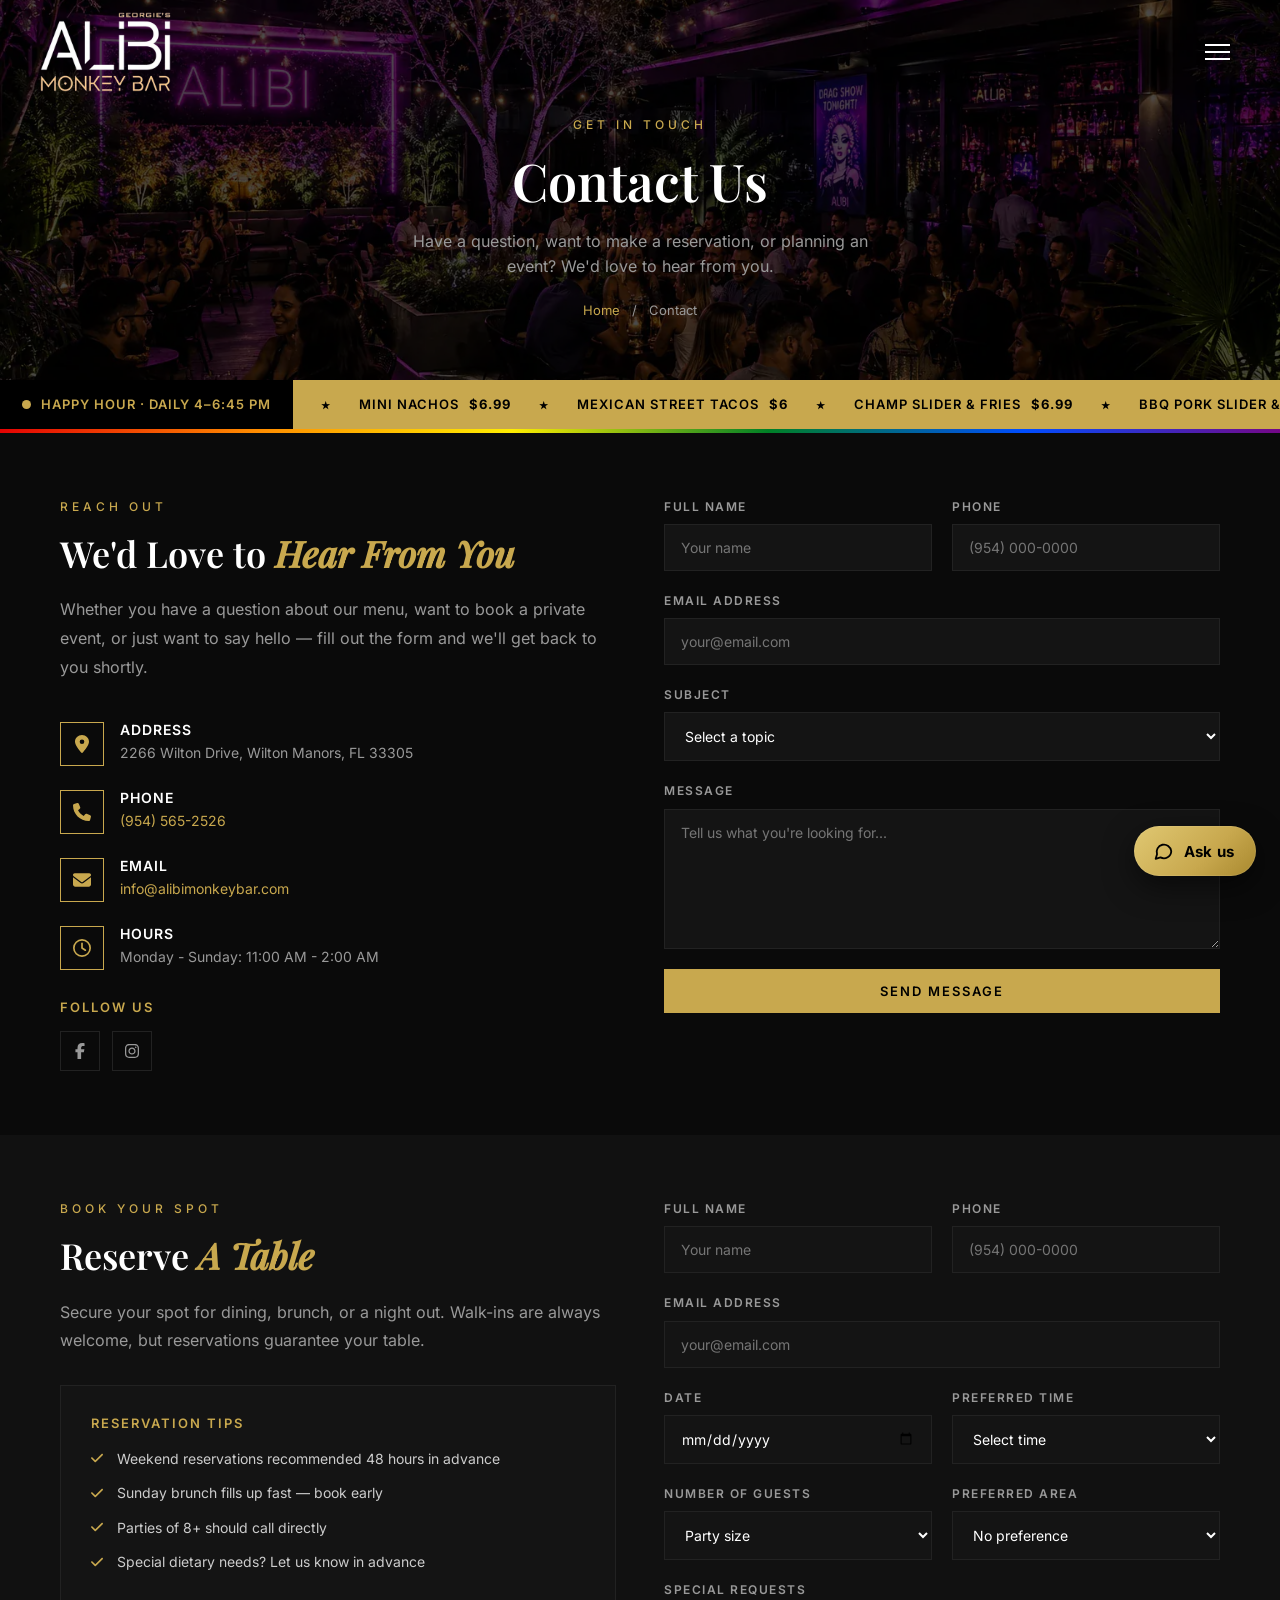
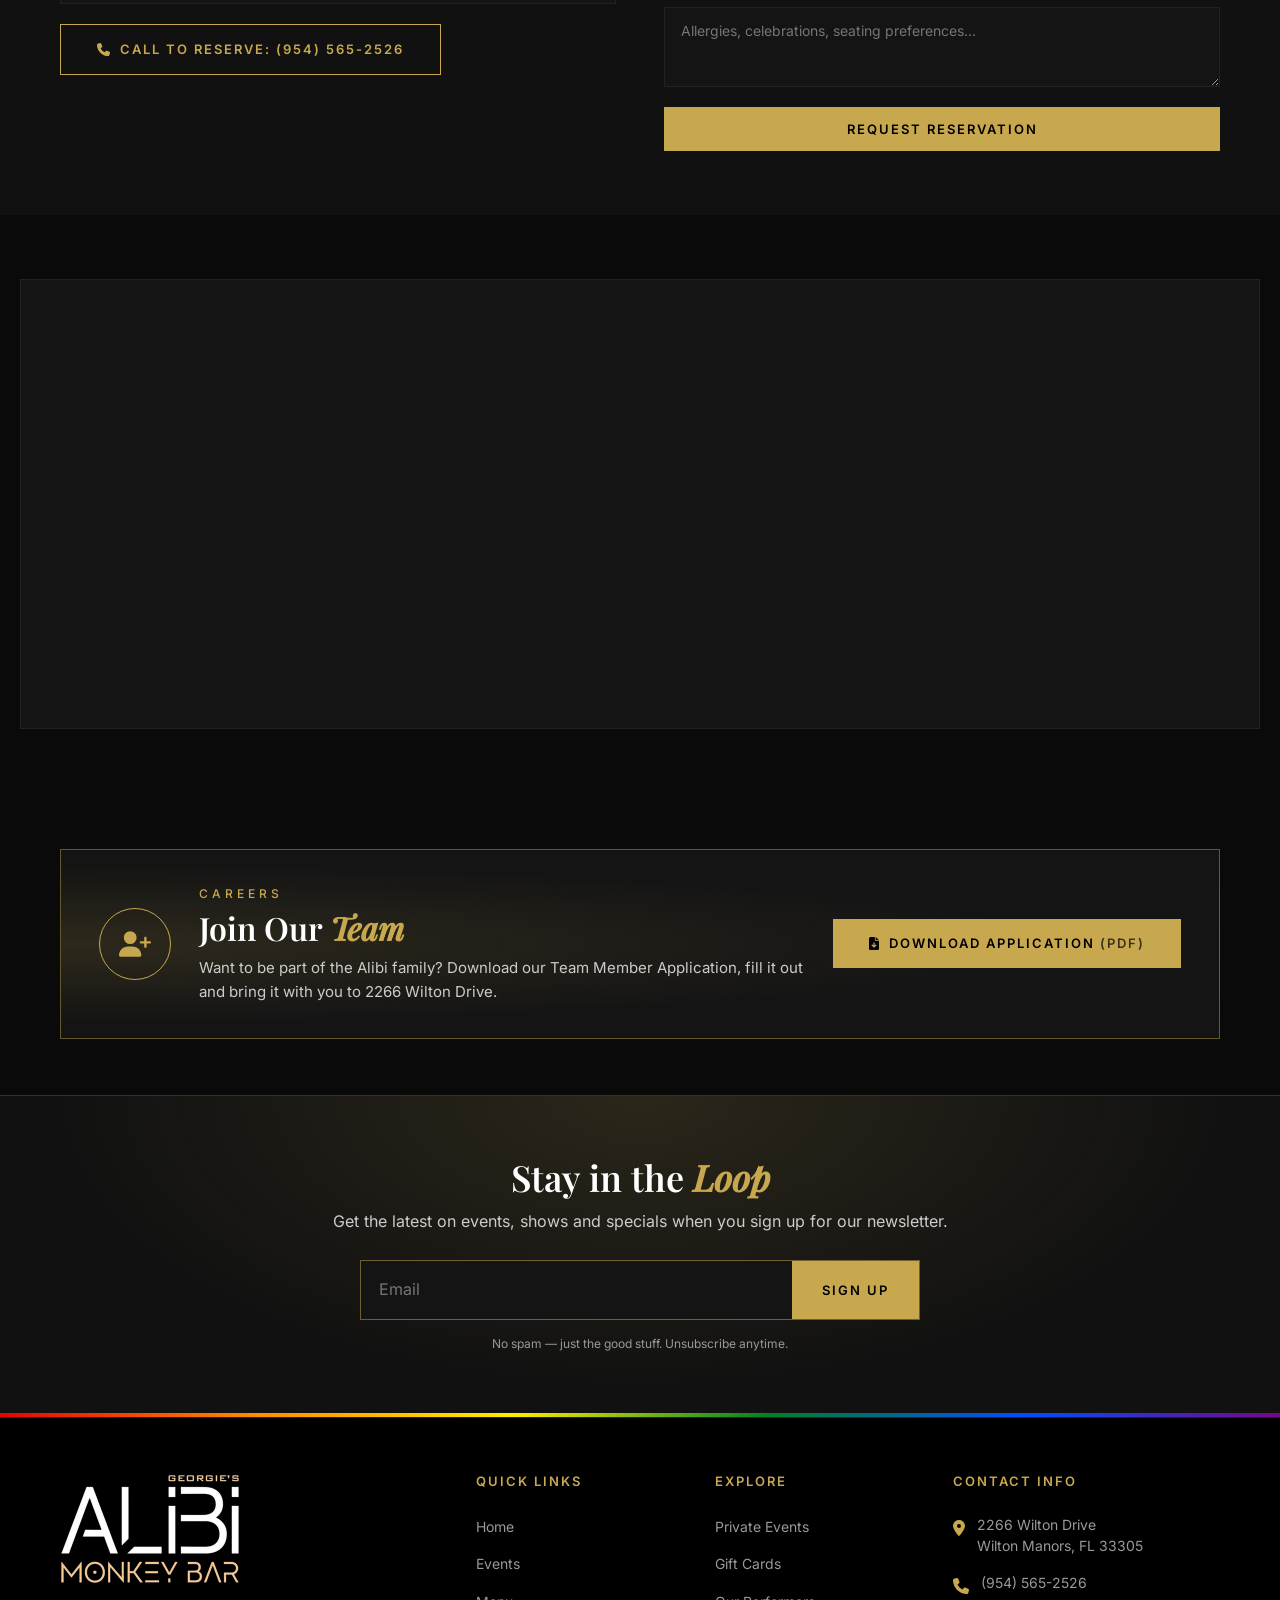
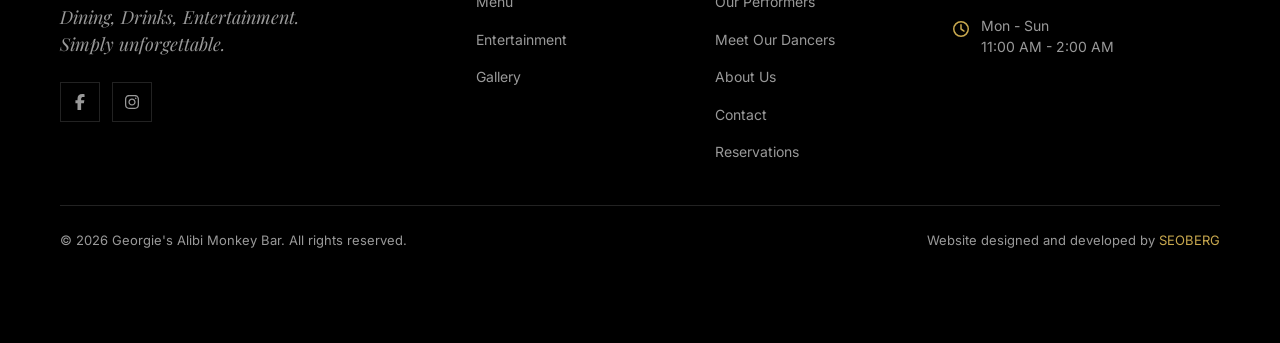
<file: contact.html>
<!DOCTYPE html>
<html lang="en">
<head>
  <meta charset="UTF-8">
  <meta name="viewport" content="width=device-width, initial-scale=1.0">
  <title>Contact | Alibi Monkey Bar</title>
  <meta name="description" content="Contact Georgie's Alibi Monkey Bar. Make a reservation, plan an event, or reach out with questions.">
  <meta name="theme-color" content="#0A0A0A">
  <link rel="icon" type="image/png" sizes="32x32" href="images/favicon-32.png">
  <link rel="apple-touch-icon" href="images/apple-touch-icon.png">
  <link rel="preload" href="fonts/inter-latin.woff2" as="font" type="font/woff2" crossorigin>
  <link rel="preload" href="fonts/playfair-display-latin.woff2" as="font" type="font/woff2" crossorigin>
  <link rel="preload" href="images/site/outdoor-patio-scene-1600.webp" as="image" fetchpriority="high">
  <link rel="stylesheet" href="css/style.css?v=20261104f">
</head>
<body>

  <header class="header">
    <div class="header-inner">
      <a href="./" class="logo"><img src="images/logo.webp" alt="Georgie's Alibi Monkey Bar" width="360" height="220"></a>
      <nav class="nav">
        <a href="./">Home</a><a href="events.html">Events</a><a href="menu.html">Menu</a>
        <a href="entertainment.html">Entertainment</a><a href="performers.html">Performers</a><a href="dancers.html">Dancers</a><a href="gallery.html">Gallery</a>
        <a href="private-events.html">Private Events</a><a href="gift-cards.html">Gift Cards</a><a href="about.html">About</a><a href="contact.html" class="active">Contact</a>
      </nav>
      <a href="#reserve" class="btn-reserve">Reserve A Table</a>
      <button class="menu-toggle" aria-label="Open menu"><span></span><span></span><span></span></button>
    </div>
  </header>
  <div class="mobile-nav"><button class="mobile-nav-close" aria-label="Close menu">&times;</button><a href="./">Home</a><a href="events.html">Events</a><a href="menu.html">Menu</a><a href="entertainment.html">Entertainment</a><a href="performers.html">Performers</a><a href="dancers.html">Dancers</a><a href="gallery.html">Gallery</a><a href="private-events.html">Private Events</a><a href="gift-cards.html">Gift Cards</a><a href="about.html">About</a><a href="contact.html">Contact</a></div>

  <section class="page-banner">
    <div class="page-banner-bg" style="background-image: url('images/site/outdoor-patio-scene-1600.webp');"></div>
    <div class="page-banner-content">
      <span class="section-label">Get In Touch</span>
      <h1>Contact Us</h1>
      <p>Have a question, want to make a reservation, or planning an event? We'd love to hear from you.</p>
      <div class="breadcrumb"><a href="./">Home</a> <span>/</span> <span>Contact</span></div>
    </div>
  </section>

  <!-- HAPPY HOUR TICKER (details from the Square site's Happy Hour Menu page) -->
  <a class="hh-ticker" href="menu.html#happy-hour" aria-label="Happy Hour every day 4 to 6:45 PM. See the Happy Hour menu.">
    <span class="hh-ticker-label">
      <span class="hh-ticker-dot"></span>
      <span data-hh-status data-hh-idle="Happy Hour &middot; Daily 4&ndash;6:45 PM">Happy Hour &middot; Daily 4&ndash;6:45 PM</span>
    </span>
    <span class="hh-ticker-track" aria-hidden="true">
      <span class="hh-ticker-items">
        <span>Mini Nachos <b>$6.99</b></span>
        <span>Mexican Street Tacos <b>$6</b></span>
        <span>Champ Slider &amp; Fries <b>$6.99</b></span>
        <span>BBQ Pork Slider &amp; Fries <b>$6.99</b></span>
        <span>4 oz. Burger &amp; Fries <b>$6.99</b></span>
        <span>Bacon Cheese Dog &amp; Fries <b>$6.99</b></span>
        <span>Wings (5) <b>$6.99</b></span>
        <span>Chicken Quesadilla <b>$11.99</b></span>
        <span>Sides from <b>$3</b></span>
        <span class="hh-ticker-cta">See the Happy Hour menu &rarr;</span>
      </span>
    </span>
  </a>
  <div class="pride-divider"></div>

  <!-- CONTACT INFO + FORM -->
  <section class="section">
    <div class="container">
      <div class="contact-grid">
        <div class="fade-in">
          <span class="section-label">Reach Out</span>
          <h2 class="section-title" style="text-align:left; font-size:36px;">We'd Love to <em>Hear From You</em></h2>
          <p style="color:var(--text-muted); margin:20px 0 40px; line-height:1.8;">Whether you have a question about our menu, want to book a private event, or just want to say hello — fill out the form and we'll get back to you shortly.</p>

          <div class="visit-detail">
            <div class="visit-detail-icon"><i class="fas fa-map-marker-alt"></i></div>
            <div>
              <h4>Address</h4>
              <p>2266 Wilton Drive, Wilton Manors, FL 33305</p>
            </div>
          </div>
          <div class="visit-detail">
            <div class="visit-detail-icon"><i class="fas fa-phone"></i></div>
            <div>
              <h4>Phone</h4>
              <p><a href="tel:+19545652526" style="color:var(--gold);">(954) 565-2526</a></p>
            </div>
          </div>
          <div class="visit-detail">
            <div class="visit-detail-icon"><i class="fas fa-envelope"></i></div>
            <div>
              <h4>Email</h4>
              <p><a href="mailto:info@alibimonkeybar.com" style="color:var(--gold);">info@alibimonkeybar.com</a></p>
            </div>
          </div>
          <div class="visit-detail">
            <div class="visit-detail-icon"><i class="far fa-clock"></i></div>
            <div>
              <h4>Hours</h4>
              <p>Monday - Sunday: 11:00 AM - 2:00 AM</p>
            </div>
          </div>

          <div style="margin-top:30px;">
            <h4 style="font-family:'Inter',sans-serif; font-size:13px; font-weight:600; letter-spacing:2px; text-transform:uppercase; color:var(--gold); margin-bottom:16px;">Follow Us</h4>
            <div class="footer-social">
              <a href="https://www.facebook.com/alibi.wiltonmanors/" target="_blank" rel="noopener" aria-label="Facebook" style="border-color:var(--border);"><i class="fab fa-facebook-f"></i></a>
              <a href="https://www.instagram.com/alibimonkeybar/" target="_blank" rel="noopener" style="border-color:var(--border);"><i class="fab fa-instagram"></i></a>
            </div>
          </div>
        </div>

        <div class="fade-in fade-in-delay-1">
          <form class="contact-form" id="contact-form" method="post" action="#" data-endpoint="api/contact.php" data-type="contact" data-success="Thank you! Your message has been sent &mdash; we'll get back to you shortly." novalidate>
            <input class="hp-field" type="text" name="website" tabindex="-1" autocomplete="off" aria-hidden="true">
            <div class="form-row">
              <div class="form-group">
                <label for="name">Full Name</label>
                <input type="text" id="name" name="name" placeholder="Your name" required>
              </div>
              <div class="form-group">
                <label for="phone">Phone</label>
                <input type="tel" id="phone" name="phone" placeholder="(954) 000-0000">
              </div>
            </div>
            <div class="form-group">
              <label for="email">Email Address</label>
              <input type="email" id="email" name="email" placeholder="your@email.com" required>
            </div>
            <div class="form-group">
              <label for="subject">Subject</label>
              <select id="subject" name="subject">
                <option value="">Select a topic</option>
                <option value="general">General Inquiry</option>
                <option value="reservation">Reservation</option>
                <option value="private-event">Private Event</option>
                <option value="catering">Catering</option>
                <option value="entertainment">Entertainment / Booking</option>
                <option value="feedback">Feedback</option>
              </select>
            </div>
            <div class="form-group">
              <label for="message">Message</label>
              <textarea id="message" name="message" placeholder="Tell us what you're looking for..." required></textarea>
            </div>
            <button type="submit" class="btn-primary" style="border:none; cursor:pointer; width:100%; text-align:center;">Send Message</button>
            <p class="form-status" role="status" aria-live="polite" hidden></p>
          </form>
        </div>
      </div>
    </div>
  </section>

  <!-- RESERVATION SECTION -->
  <section class="section section-dark" id="reserve">
    <div class="container">
      <div class="contact-grid">
        <div class="fade-in">
          <span class="section-label">Book Your Spot</span>
          <h2 class="section-title" style="text-align:left; font-size:36px;">Reserve <em>A Table</em></h2>
          <p style="color:var(--text-muted); margin:20px 0 30px; line-height:1.8;">Secure your spot for dining, brunch, or a night out. Walk-ins are always welcome, but reservations guarantee your table.</p>
          <div style="background:var(--bg-card); border:1px solid var(--border); padding:30px; margin-bottom:20px;">
            <h4 style="font-family:'Inter',sans-serif; font-size:13px; font-weight:600; letter-spacing:2px; text-transform:uppercase; color:var(--gold); margin-bottom:16px;">Reservation Tips</h4>
            <ul style="list-style:none; display:flex; flex-direction:column; gap:12px;">
              <li style="color:var(--text-body); font-size:14px;"><i class="fas fa-check" style="color:var(--gold); margin-right:10px;"></i> Weekend reservations recommended 48 hours in advance</li>
              <li style="color:var(--text-body); font-size:14px;"><i class="fas fa-check" style="color:var(--gold); margin-right:10px;"></i> Sunday brunch fills up fast — book early</li>
              <li style="color:var(--text-body); font-size:14px;"><i class="fas fa-check" style="color:var(--gold); margin-right:10px;"></i> Parties of 8+ should call directly</li>
              <li style="color:var(--text-body); font-size:14px;"><i class="fas fa-check" style="color:var(--gold); margin-right:10px;"></i> Special dietary needs? Let us know in advance</li>
            </ul>
          </div>
          <a href="tel:+19545652526" class="btn-outline" style="display:inline-block;"><i class="fas fa-phone"></i>&nbsp; Call to Reserve: (954) 565-2526</a>
        </div>

        <div class="fade-in fade-in-delay-1">
          <form class="contact-form" id="reservation-form" method="post" action="#" data-endpoint="api/contact.php" data-type="reservation" data-success="Thank you! We've received your request and will call or email to confirm your table." novalidate>
            <input class="hp-field" type="text" name="website" tabindex="-1" autocomplete="off" aria-hidden="true">
            <div class="form-row">
              <div class="form-group">
                <label for="res-name">Full Name</label>
                <input type="text" id="res-name" name="name" placeholder="Your name" required>
              </div>
              <div class="form-group">
                <label for="res-phone">Phone</label>
                <input type="tel" id="res-phone" name="phone" placeholder="(954) 000-0000" required>
              </div>
            </div>
            <div class="form-group">
              <label for="res-email">Email Address</label>
              <input type="email" id="res-email" name="email" placeholder="your@email.com" required>
            </div>
            <div class="form-row">
              <div class="form-group">
                <label for="res-date">Date</label>
                <input type="date" id="res-date" name="date" required>
              </div>
              <div class="form-group">
                <label for="res-time">Preferred Time</label>
                <select id="res-time" name="time" required>
                  <option value="">Select time</option>
                  <option value="11:00">11:00 AM</option>
                  <option value="11:30">11:30 AM</option>
                  <option value="12:00">12:00 PM</option>
                  <option value="12:30">12:30 PM</option>
                  <option value="13:00">1:00 PM</option>
                  <option value="13:30">1:30 PM</option>
                  <option value="14:00">2:00 PM</option>
                  <option value="17:00">5:00 PM</option>
                  <option value="17:30">5:30 PM</option>
                  <option value="18:00">6:00 PM</option>
                  <option value="18:30">6:30 PM</option>
                  <option value="19:00">7:00 PM</option>
                  <option value="19:30">7:30 PM</option>
                  <option value="20:00">8:00 PM</option>
                  <option value="20:30">8:30 PM</option>
                  <option value="21:00">9:00 PM</option>
                </select>
              </div>
            </div>
            <div class="form-row">
              <div class="form-group">
                <label for="res-guests">Number of Guests</label>
                <select id="res-guests" name="guests" required>
                  <option value="">Party size</option>
                  <option value="1">1 Guest</option>
                  <option value="2">2 Guests</option>
                  <option value="3">3 Guests</option>
                  <option value="4">4 Guests</option>
                  <option value="5">5 Guests</option>
                  <option value="6">6 Guests</option>
                  <option value="7">7 Guests</option>
                  <option value="8">8+ Guests (call us)</option>
                </select>
              </div>
              <div class="form-group">
                <label for="res-area">Preferred Area</label>
                <select id="res-area" name="area">
                  <option value="">No preference</option>
                  <option value="main-bar">Main Bar</option>
                  <option value="monkey-bar">Monkey Bar</option>
                  <option value="patio">Outdoor Patio</option>
                </select>
              </div>
            </div>
            <div class="form-group">
              <label for="res-notes">Special Requests</label>
              <textarea id="res-notes" name="notes" placeholder="Allergies, celebrations, seating preferences..." style="min-height:80px;"></textarea>
            </div>
            <button type="submit" class="btn-primary" style="border:none; cursor:pointer; width:100%; text-align:center;">Request Reservation</button>
            <p class="form-status" role="status" aria-live="polite" hidden></p>
          </form>
        </div>
      </div>
    </div>
  </section>

  <!-- MAP -->
  <section class="section">
    <div class="container-wide">
      <div class="visit-map fade-in" style="height:450px;">
        <iframe src="https://www.google.com/maps?q=Georgie%27s+Alibi+Monkey+Bar,+2266+Wilton+Dr,+Wilton+Manors,+FL+33305&output=embed" title="Map: Georgie&#39;s Alibi Monkey Bar, 2266 Wilton Drive" allowfullscreen loading="lazy"></iframe>
      </div>
    </div>
  </section>

  <!-- JOIN OUR TEAM (the Square site's "Team Member Application" page) -->
  <section class="careers" id="join-our-team">
    <div class="container">
      <div class="careers-inner">
        <div class="careers-icon" aria-hidden="true"><i class="fas fa-user-plus"></i></div>
        <div class="careers-text">
          <span class="section-label">Careers</span>
          <h2>Join Our <em>Team</em></h2>
          <p>Want to be part of the Alibi family? Download our Team Member Application, fill it out and bring it with you to 2266 Wilton Drive.</p>
        </div>
        <a class="btn-primary careers-btn" href="https://georgies-alibi-monkey-bar.square.site/uploads/b/7160bda0-4416-11e9-bf06-fd02521b69bb/f81873b0-b7f4-11ef-93a4-ad1d10a03dda.pdf" target="_blank" rel="noopener" download>
          <i class="fas fa-file-download" aria-hidden="true"></i>&nbsp; Download Application <span class="careers-meta">(PDF)</span>
        </a>
      </div>
    </div>
  </section>

  <!-- NEWSLETTER (like "Stay in the Loop" on the Square site) — posts to api/subscribe.php -->
  <section class="newsletter">
    <div class="container">
      <h2>Stay in the <em>Loop</em></h2>
      <p>Get the latest on events, shows and specials when you sign up for our newsletter.</p>
      <form class="newsletter-form" method="post" action="#" data-endpoint="api/subscribe.php" data-success="You're on the list! Watch your inbox for our next update." novalidate>
        <label class="sr-only" for="nl-email-contact">Email address</label>
        <input id="nl-email-contact" type="email" name="email" placeholder="Email" autocomplete="email" required>
        <input class="hp-field" type="text" name="website" tabindex="-1" autocomplete="off" aria-hidden="true">
        <button type="submit">Sign Up</button>
      </form>
      <p class="form-status" role="status" aria-live="polite" hidden></p>
      <p class="newsletter-note">No spam &mdash; just the good stuff. Unsubscribe anytime.</p>
    </div>
  </section>

  <div class="pride-divider"></div>
  <footer class="footer">
    <div class="container">
      <div class="footer-grid">
        <div class="footer-brand"><a href="./" class="logo"><img loading="lazy" decoding="async" src="images/logo.webp" alt="Georgie's Alibi Monkey Bar" width="360" height="220"></a><p class="footer-tagline">Dining, Drinks, Entertainment.<br>Simply unforgettable.</p><div class="footer-social"><a href="https://www.facebook.com/alibi.wiltonmanors/" target="_blank" rel="noopener" aria-label="Facebook"><i class="fab fa-facebook-f"></i></a><a href="https://www.instagram.com/alibimonkeybar/" target="_blank" rel="noopener" aria-label="Instagram"><i class="fab fa-instagram"></i></a></div></div>
        <div class="footer-col"><h4>Quick Links</h4><ul class="footer-links"><li><a href="./">Home</a></li><li><a href="events.html">Events</a></li><li><a href="menu.html">Menu</a></li><li><a href="entertainment.html">Entertainment</a></li><li><a href="gallery.html">Gallery</a></li></ul></div>
        <div class="footer-col"><h4>Explore</h4><ul class="footer-links"><li><a href="private-events.html">Private Events</a></li><li><a href="gift-cards.html">Gift Cards</a></li><li><a href="performers.html">Our Performers</a></li><li><a href="dancers.html">Meet Our Dancers</a></li><li><a href="about.html">About Us</a></li><li><a href="contact.html">Contact</a></li><li><a href="contact.html#reserve">Reservations</a></li></ul></div>
        <div class="footer-col"><h4>Contact Info</h4><div class="footer-contact-item"><span class="icon"><i class="fas fa-map-marker-alt"></i></span><p>2266 Wilton Drive<br>Wilton Manors, FL 33305</p></div><div class="footer-contact-item"><span class="icon"><i class="fas fa-phone"></i></span><a href="tel:+19545652526">(954) 565-2526</a></div><div class="footer-contact-item"><span class="icon"><i class="far fa-clock"></i></span><p>Mon - Sun<br>11:00 AM - 2:00 AM</p></div></div>
      </div>
      <div class="footer-bottom"><p>&copy; 2026 Georgie's Alibi Monkey Bar. All rights reserved.</p><p class="footer-credit">Website designed and developed by <a href="https://seoberg.com" target="_blank" rel="noopener">SEOBERG</a></p></div>
    </div>
  </footer>
  <div class="mobile-cta-bar">
    <a href="tel:+19545652526" class="cta-call"><i class="fas fa-phone"></i> Call Now</a>
    <a href="contact.html#reserve" class="cta-reserve">Reserve A Table</a>
  </div>
  <script src="js/main.js?v=20260925"></script>
  <script src="js/chat.js?v=20261016b"></script>
</body>
</html>
</file>
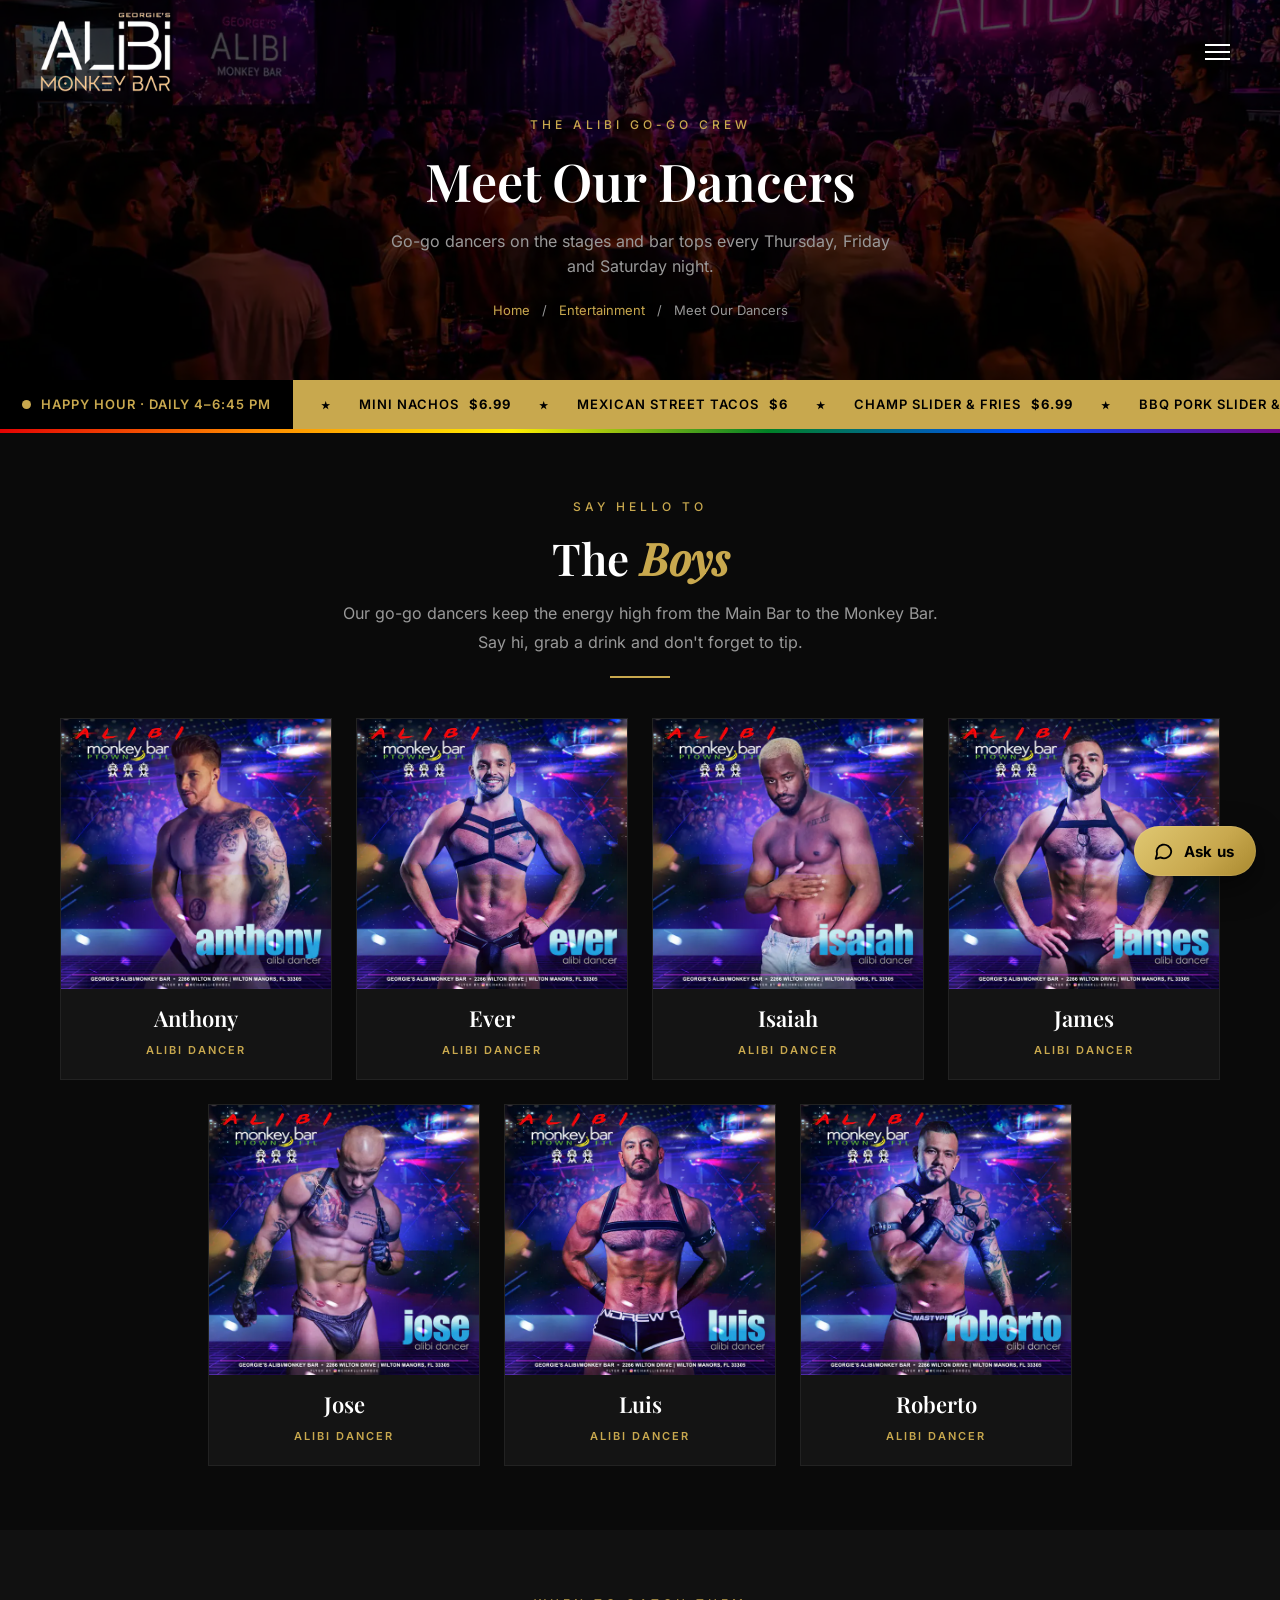
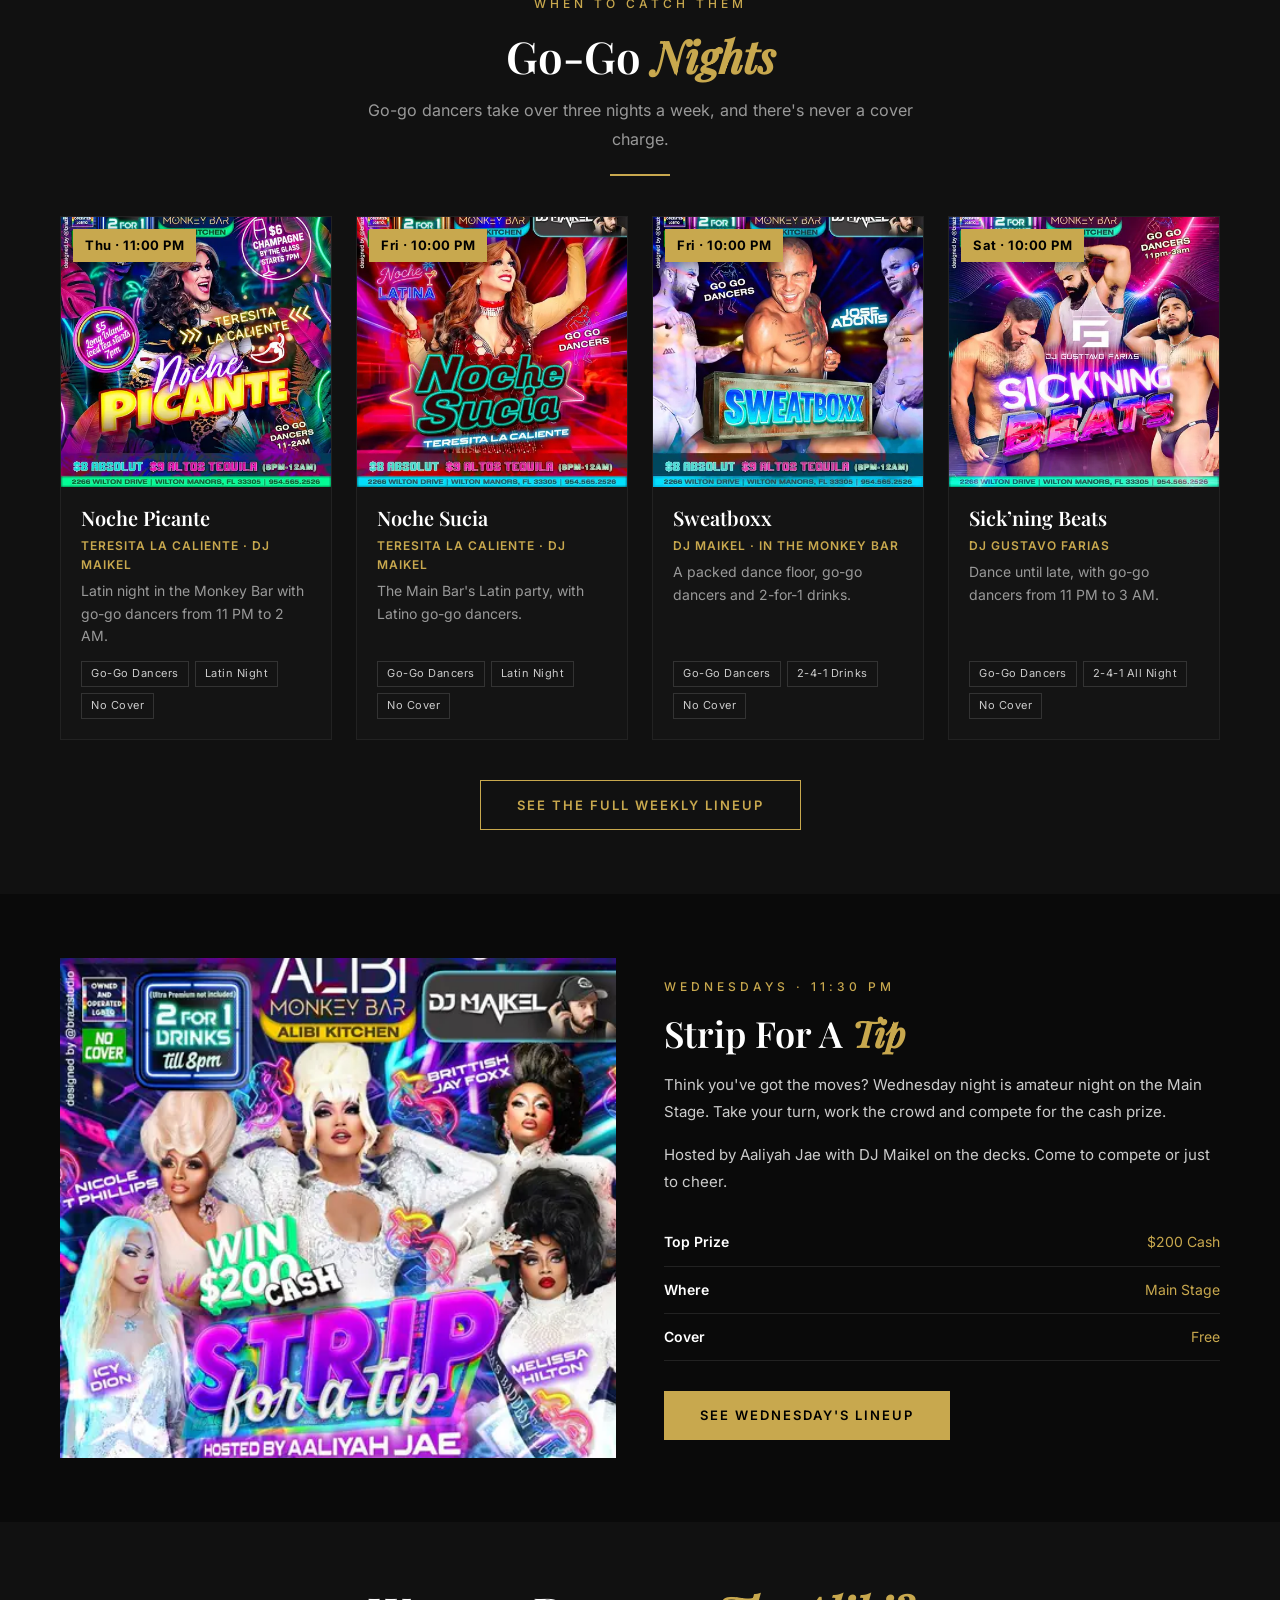
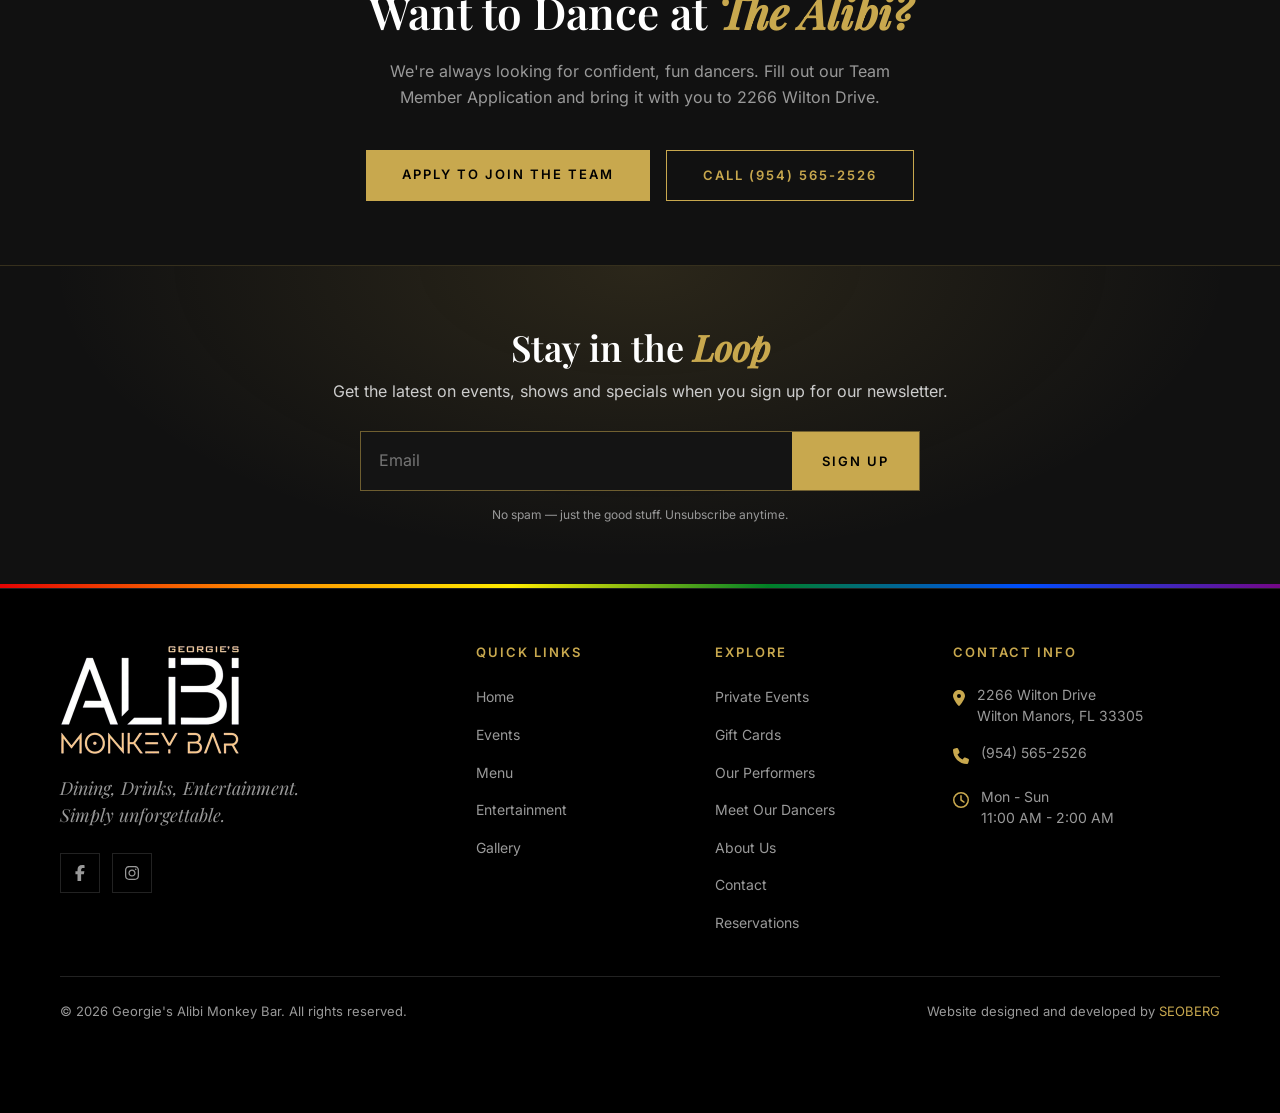
<file: dancers.html>
<!DOCTYPE html>
<html lang="en">
<head>
  <meta charset="UTF-8">
  <meta name="viewport" content="width=device-width, initial-scale=1.0">
  <title>Meet Our Dancers | Alibi Monkey Bar</title>
  <meta name="description" content="Meet the Alibi go-go dancers. Catch them Thursday, Friday and Saturday nights at Georgie's Alibi Monkey Bar in Wilton Manors, plus Strip for a Tip every Wednesday.">
  <meta name="theme-color" content="#0A0A0A">
  <link rel="icon" type="image/png" sizes="32x32" href="images/favicon-32.png">
  <link rel="apple-touch-icon" href="images/apple-touch-icon.png">
  <link rel="preload" href="fonts/inter-latin.woff2" as="font" type="font/woff2" crossorigin>
  <link rel="preload" href="fonts/playfair-display-latin.woff2" as="font" type="font/woff2" crossorigin>
  <link rel="preload" href="images/site/hero-banner-crowd-scene-2-1600.webp" as="image" fetchpriority="high">
  <link rel="stylesheet" href="css/style.css?v=20261104f">
</head>
<body>

  <header class="header">
    <div class="header-inner">
      <a href="./" class="logo"><img src="images/logo.webp" alt="Georgie's Alibi Monkey Bar" width="360" height="220"></a>
      <nav class="nav">
        <a href="./">Home</a><a href="events.html">Events</a><a href="menu.html">Menu</a>
        <a href="entertainment.html">Entertainment</a><a href="performers.html">Performers</a><a href="dancers.html" class="active">Dancers</a><a href="gallery.html">Gallery</a>
        <a href="private-events.html">Private Events</a><a href="gift-cards.html">Gift Cards</a><a href="about.html">About</a><a href="contact.html">Contact</a>
      </nav>
      <a href="contact.html#reserve" class="btn-reserve">Reserve A Table</a>
      <button class="menu-toggle" aria-label="Open menu"><span></span><span></span><span></span></button>
    </div>
  </header>
  <div class="mobile-nav"><button class="mobile-nav-close" aria-label="Close menu">&times;</button><a href="./">Home</a><a href="events.html">Events</a><a href="menu.html">Menu</a><a href="entertainment.html">Entertainment</a><a href="performers.html">Performers</a><a href="dancers.html">Dancers</a><a href="gallery.html">Gallery</a><a href="private-events.html">Private Events</a><a href="gift-cards.html">Gift Cards</a><a href="about.html">About</a><a href="contact.html">Contact</a></div>

  <section class="page-banner">
    <div class="page-banner-bg" style="background-image: url('images/site/hero-banner-crowd-scene-2-1600.webp');"></div>
    <div class="page-banner-content">
      <span class="section-label">The Alibi Go-Go Crew</span>
      <h1>Meet Our Dancers</h1>
      <p>Go-go dancers on the stages and bar tops every Thursday, Friday and Saturday night.</p>
      <div class="breadcrumb"><a href="./">Home</a> <span>/</span> <a href="entertainment.html">Entertainment</a> <span>/</span> <span>Meet Our Dancers</span></div>
    </div>
  </section>

  <!-- HAPPY HOUR TICKER (details from the Square site's Happy Hour Menu page) -->
  <a class="hh-ticker" href="menu.html#happy-hour" aria-label="Happy Hour every day 4 to 6:45 PM. See the Happy Hour menu.">
    <span class="hh-ticker-label">
      <span class="hh-ticker-dot"></span>
      <span data-hh-status data-hh-idle="Happy Hour &middot; Daily 4&ndash;6:45 PM">Happy Hour &middot; Daily 4&ndash;6:45 PM</span>
    </span>
    <span class="hh-ticker-track" aria-hidden="true">
      <span class="hh-ticker-items">
        <span>Mini Nachos <b>$6.99</b></span>
        <span>Mexican Street Tacos <b>$6</b></span>
        <span>Champ Slider &amp; Fries <b>$6.99</b></span>
        <span>BBQ Pork Slider &amp; Fries <b>$6.99</b></span>
        <span>4 oz. Burger &amp; Fries <b>$6.99</b></span>
        <span>Bacon Cheese Dog &amp; Fries <b>$6.99</b></span>
        <span>Wings (5) <b>$6.99</b></span>
        <span>Chicken Quesadilla <b>$11.99</b></span>
        <span>Sides from <b>$3</b></span>
        <span class="hh-ticker-cta">See the Happy Hour menu &rarr;</span>
      </span>
    </span>
  </a>
  <div class="pride-divider"></div>

  <!-- ROSTER (photos from the "Meet Our Dancers" rotation on alibiwiltonmanors.com, img/random/dancer1-7.jpg) -->
  <section class="section">
    <div class="container">
      <div class="section-header">
        <span class="section-label">Say Hello To</span>
        <h2 class="section-title">The <em>Boys</em></h2>
        <p class="section-desc">Our go-go dancers keep the energy high from the Main Bar to the Monkey Bar. Say hi, grab a drink and don't forget to tip.</p>
        <div class="gold-line"></div>
      </div>

      <div class="dancer-grid">
        <figure class="dancer-card fade-in">
          <div class="dancer-card-img"><img loading="lazy" decoding="async" src="images/dancers/dancer1.webp" alt="Anthony, Alibi dancer" width="600" height="600"></div>
          <figcaption><h3>Anthony</h3><span>Alibi Dancer</span></figcaption>
        </figure>
        <figure class="dancer-card fade-in fade-in-delay-1">
          <div class="dancer-card-img"><img loading="lazy" decoding="async" src="images/dancers/dancer2.webp" alt="Ever, Alibi dancer" width="600" height="600"></div>
          <figcaption><h3>Ever</h3><span>Alibi Dancer</span></figcaption>
        </figure>
        <figure class="dancer-card fade-in fade-in-delay-2">
          <div class="dancer-card-img"><img loading="lazy" decoding="async" src="images/dancers/dancer3.webp" alt="Isaiah, Alibi dancer" width="600" height="600"></div>
          <figcaption><h3>Isaiah</h3><span>Alibi Dancer</span></figcaption>
        </figure>
        <figure class="dancer-card fade-in">
          <div class="dancer-card-img"><img loading="lazy" decoding="async" src="images/dancers/dancer4.webp" alt="James, Alibi dancer" width="600" height="600"></div>
          <figcaption><h3>James</h3><span>Alibi Dancer</span></figcaption>
        </figure>
        <figure class="dancer-card fade-in fade-in-delay-1">
          <div class="dancer-card-img"><img loading="lazy" decoding="async" src="images/dancers/dancer5.webp" alt="Jose, Alibi dancer" width="600" height="600"></div>
          <figcaption><h3>Jose</h3><span>Alibi Dancer</span></figcaption>
        </figure>
        <figure class="dancer-card fade-in fade-in-delay-2">
          <div class="dancer-card-img"><img loading="lazy" decoding="async" src="images/dancers/dancer6.webp" alt="Luis, Alibi dancer" width="600" height="600"></div>
          <figcaption><h3>Luis</h3><span>Alibi Dancer</span></figcaption>
        </figure>
        <figure class="dancer-card fade-in">
          <div class="dancer-card-img"><img loading="lazy" decoding="async" src="images/dancers/dancer7.webp" alt="Roberto, Alibi dancer" width="600" height="600"></div>
          <figcaption><h3>Roberto</h3><span>Alibi Dancer</span></figcaption>
        </figure>
      </div>
    </div>
  </section>

  <!-- GO-GO NIGHTS (from the Square site's Weekly Events posters; kept in sync with events.html) -->
  <section class="section section-dark">
    <div class="container">
      <div class="section-header">
        <span class="section-label">When To Catch Them</span>
        <h2 class="section-title">Go-Go <em>Nights</em></h2>
        <p class="section-desc">Go-go dancers take over three nights a week, and there's never a cover charge.</p>
        <div class="gold-line"></div>
      </div>

      <div class="ev-grid ev-grid--4">
        <article class="ev-card fade-in">
          <div class="ev-poster">
            <img src="images/events/noche-picante.webp" alt="Noche Picante poster" width="480" height="600" loading="lazy" decoding="async">
            <span class="ev-time">Thu &middot; 11:00 PM</span>
          </div>
          <div class="ev-body">
            <h4>Noche Picante</h4>
            <p class="ev-host">Teresita La Caliente &middot; DJ Maikel</p>
            <p class="ev-desc">Latin night in the Monkey Bar with go-go dancers from 11 PM to 2 AM.</p>
            <ul class="ev-tags"><li>Go-Go Dancers</li><li>Latin Night</li><li>No Cover</li></ul>
          </div>
        </article>
        <article class="ev-card fade-in fade-in-delay-1">
          <div class="ev-poster">
            <img src="images/events/noche-sucia.webp" alt="Noche Sucia poster" width="480" height="600" loading="lazy" decoding="async">
            <span class="ev-time">Fri &middot; 10:00 PM</span>
          </div>
          <div class="ev-body">
            <h4>Noche Sucia</h4>
            <p class="ev-host">Teresita La Caliente &middot; DJ Maikel</p>
            <p class="ev-desc">The Main Bar's Latin party, with Latino go-go dancers.</p>
            <ul class="ev-tags"><li>Go-Go Dancers</li><li>Latin Night</li><li>No Cover</li></ul>
          </div>
        </article>
        <article class="ev-card fade-in fade-in-delay-2">
          <div class="ev-poster">
            <img src="images/events/sweatboxx.webp" alt="Sweatboxx poster" width="480" height="600" loading="lazy" decoding="async">
            <span class="ev-time">Fri &middot; 10:00 PM</span>
          </div>
          <div class="ev-body">
            <h4>Sweatboxx</h4>
            <p class="ev-host">DJ Maikel &middot; in the Monkey Bar</p>
            <p class="ev-desc">A packed dance floor, go-go dancers and 2-for-1 drinks.</p>
            <ul class="ev-tags"><li>Go-Go Dancers</li><li>2-4-1 Drinks</li><li>No Cover</li></ul>
          </div>
        </article>
        <article class="ev-card fade-in">
          <div class="ev-poster">
            <img src="images/events/sickening-beats.webp" alt="Sick'ning Beats poster" width="480" height="600" loading="lazy" decoding="async">
            <span class="ev-time">Sat &middot; 10:00 PM</span>
          </div>
          <div class="ev-body">
            <h4>Sick&rsquo;ning Beats</h4>
            <p class="ev-host">DJ Gustavo Farias</p>
            <p class="ev-desc">Dance until late, with go-go dancers from 11 PM to 3 AM.</p>
            <ul class="ev-tags"><li>Go-Go Dancers</li><li>2-4-1 All Night</li><li>No Cover</li></ul>
          </div>
        </article>
      </div>

      <div class="section-cta">
        <a href="events.html" class="btn-outline">See the Full Weekly Lineup</a>
      </div>
    </div>
  </section>

  <!-- STRIP FOR A TIP (Wednesday contest, from both client sites) -->
  <section class="section">
    <div class="container">
      <div class="entertainment-feature fade-in">
        <div class="entertainment-feature-img">
          <img loading="lazy" decoding="async" src="images/events/strip-for-a-tip.webp" alt="Strip for a Tip poster" width="480" height="600">
        </div>
        <div class="entertainment-feature-content">
          <span class="section-label">Wednesdays &middot; 11:30 PM</span>
          <h3>Strip For A <em>Tip</em></h3>
          <p>Think you've got the moves? Wednesday night is amateur night on the Main Stage. Take your turn, work the crowd and compete for the cash prize.</p>
          <p>Hosted by Aaliyah Jae with DJ Maikel on the decks. Come to compete or just to cheer.</p>
          <div class="entertainment-schedule">
            <div class="schedule-item"><span class="day">Top Prize</span><span class="event">$200 Cash</span></div>
            <div class="schedule-item"><span class="day">Where</span><span class="event">Main Stage</span></div>
            <div class="schedule-item"><span class="day">Cover</span><span class="event">Free</span></div>
          </div>
          <div style="margin-top:30px;">
            <a href="events.html#ev-wed" class="btn-primary">See Wednesday's Lineup</a>
          </div>
        </div>
      </div>
    </div>
  </section>

  <!-- JOIN (Team Member Application from the Square site) -->
  <section class="cta-section" style="background:var(--bg-section);">
    <div class="container">
      <h2>Want to Dance at <em>The Alibi?</em></h2>
      <p>We're always looking for confident, fun dancers. Fill out our Team Member Application and bring it with you to 2266 Wilton Drive.</p>
      <div class="cta-buttons">
        <a href="contact.html#join-our-team" class="btn-primary">Apply to Join the Team</a>
        <a href="tel:+19545652526" class="btn-outline">Call (954) 565-2526</a>
      </div>
    </div>
  </section>

  <!-- NEWSLETTER (like "Stay in the Loop" on the Square site) — posts to api/subscribe.php -->
  <section class="newsletter">
    <div class="container">
      <h2>Stay in the <em>Loop</em></h2>
      <p>Get the latest on events, shows and specials when you sign up for our newsletter.</p>
      <form class="newsletter-form" method="post" action="#" data-endpoint="api/subscribe.php" data-success="You're on the list! Watch your inbox for our next update." novalidate>
        <label class="sr-only" for="nl-email-dancers">Email address</label>
        <input id="nl-email-dancers" type="email" name="email" placeholder="Email" autocomplete="email" required>
        <input class="hp-field" type="text" name="website" tabindex="-1" autocomplete="off" aria-hidden="true">
        <button type="submit">Sign Up</button>
      </form>
      <p class="form-status" role="status" aria-live="polite" hidden></p>
      <p class="newsletter-note">No spam &mdash; just the good stuff. Unsubscribe anytime.</p>
    </div>
  </section>

  <div class="pride-divider"></div>
  <footer class="footer">
    <div class="container">
      <div class="footer-grid">
        <div class="footer-brand"><a href="./" class="logo"><img loading="lazy" decoding="async" src="images/logo.webp" alt="Georgie's Alibi Monkey Bar" width="360" height="220"></a><p class="footer-tagline">Dining, Drinks, Entertainment.<br>Simply unforgettable.</p><div class="footer-social"><a href="https://www.facebook.com/alibi.wiltonmanors/" target="_blank" rel="noopener" aria-label="Facebook"><i class="fab fa-facebook-f"></i></a><a href="https://www.instagram.com/alibimonkeybar/" target="_blank" rel="noopener" aria-label="Instagram"><i class="fab fa-instagram"></i></a></div></div>
        <div class="footer-col"><h4>Quick Links</h4><ul class="footer-links"><li><a href="./">Home</a></li><li><a href="events.html">Events</a></li><li><a href="menu.html">Menu</a></li><li><a href="entertainment.html">Entertainment</a></li><li><a href="gallery.html">Gallery</a></li></ul></div>
        <div class="footer-col"><h4>Explore</h4><ul class="footer-links"><li><a href="private-events.html">Private Events</a></li><li><a href="gift-cards.html">Gift Cards</a></li><li><a href="performers.html">Our Performers</a></li><li><a href="dancers.html">Meet Our Dancers</a></li><li><a href="about.html">About Us</a></li><li><a href="contact.html">Contact</a></li><li><a href="contact.html#reserve">Reservations</a></li></ul></div>
        <div class="footer-col"><h4>Contact Info</h4><div class="footer-contact-item"><span class="icon"><i class="fas fa-map-marker-alt"></i></span><p>2266 Wilton Drive<br>Wilton Manors, FL 33305</p></div><div class="footer-contact-item"><span class="icon"><i class="fas fa-phone"></i></span><a href="tel:+19545652526">(954) 565-2526</a></div><div class="footer-contact-item"><span class="icon"><i class="far fa-clock"></i></span><p>Mon - Sun<br>11:00 AM - 2:00 AM</p></div></div>
      </div>
      <div class="footer-bottom"><p>&copy; 2026 Georgie's Alibi Monkey Bar. All rights reserved.</p><p class="footer-credit">Website designed and developed by <a href="https://seoberg.com" target="_blank" rel="noopener">SEOBERG</a></p></div>
    </div>
  </footer>
  <div class="mobile-cta-bar">
    <a href="tel:+19545652526" class="cta-call"><i class="fas fa-phone"></i> Call Now</a>
    <a href="contact.html#reserve" class="cta-reserve">Reserve A Table</a>
  </div>
  <script src="js/main.js?v=20260925"></script>
  <script src="js/chat.js?v=20261016b"></script>
</body>
</html>
</file>
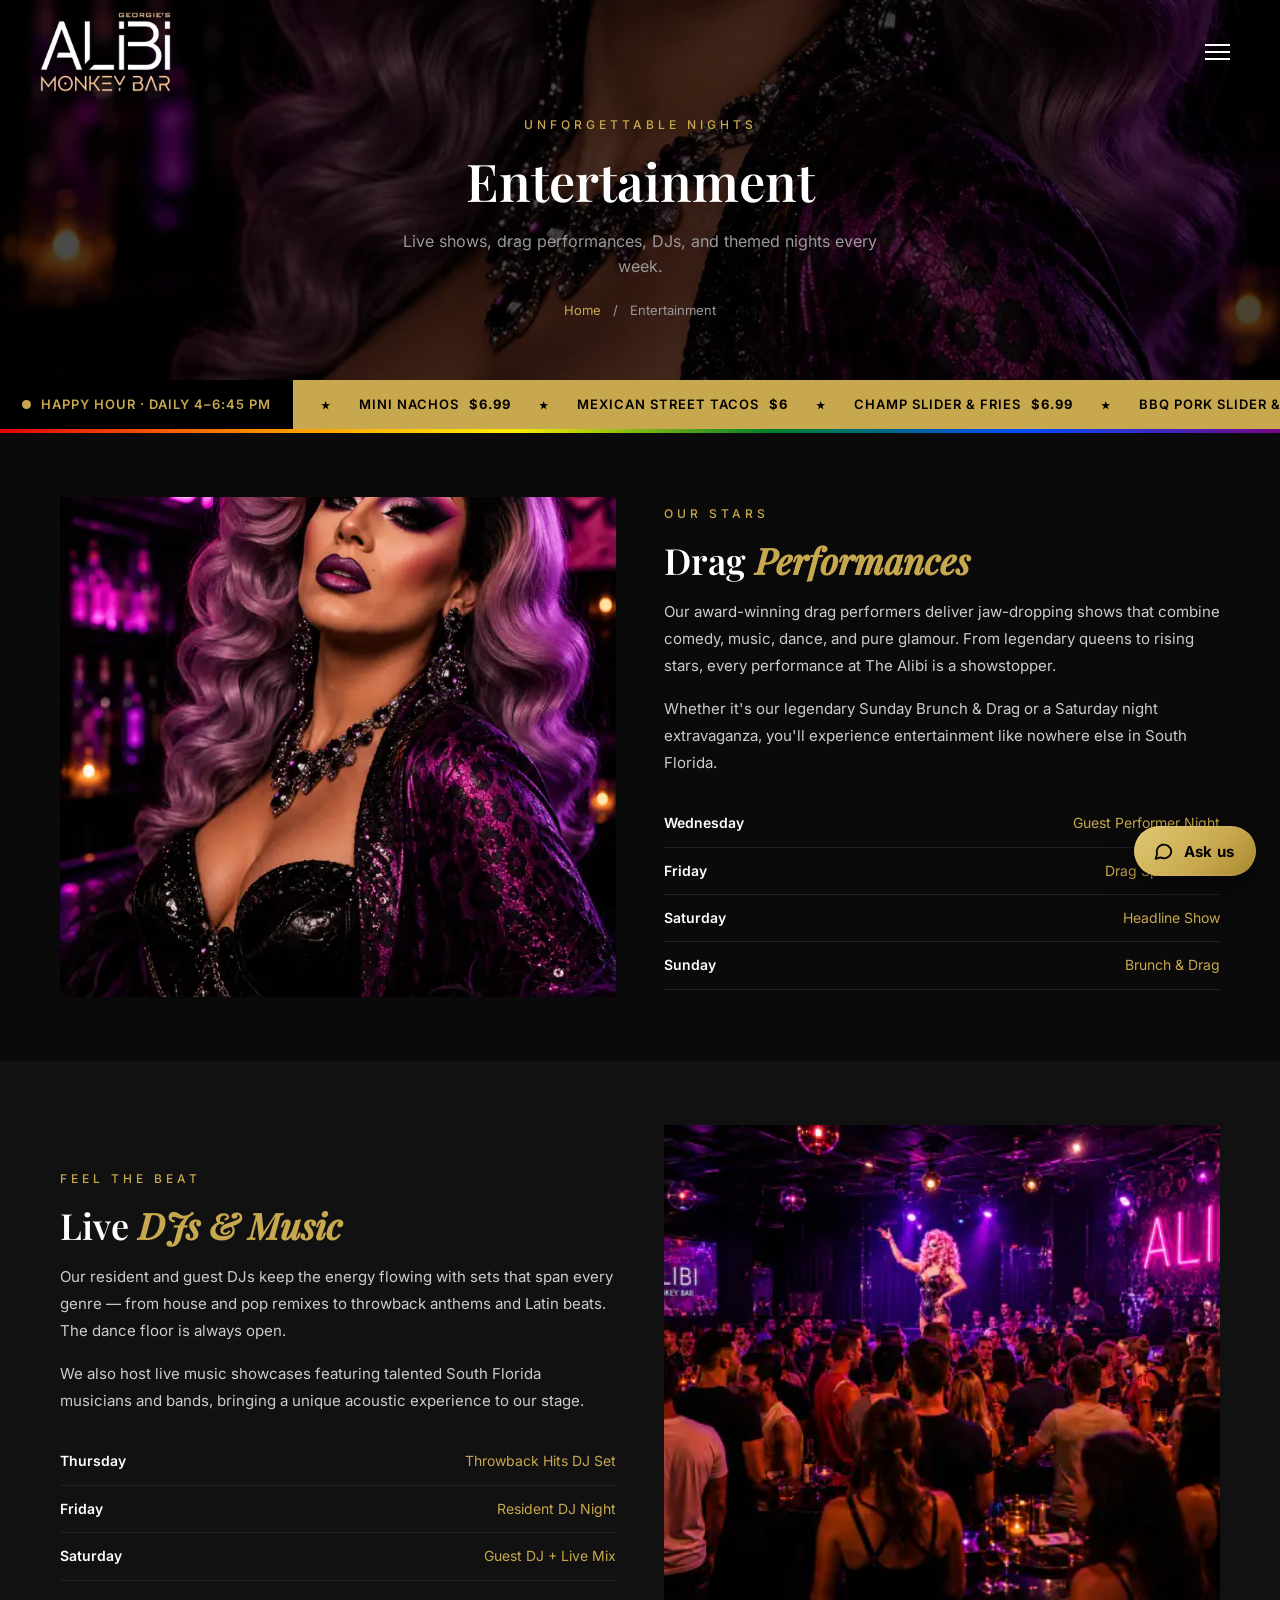
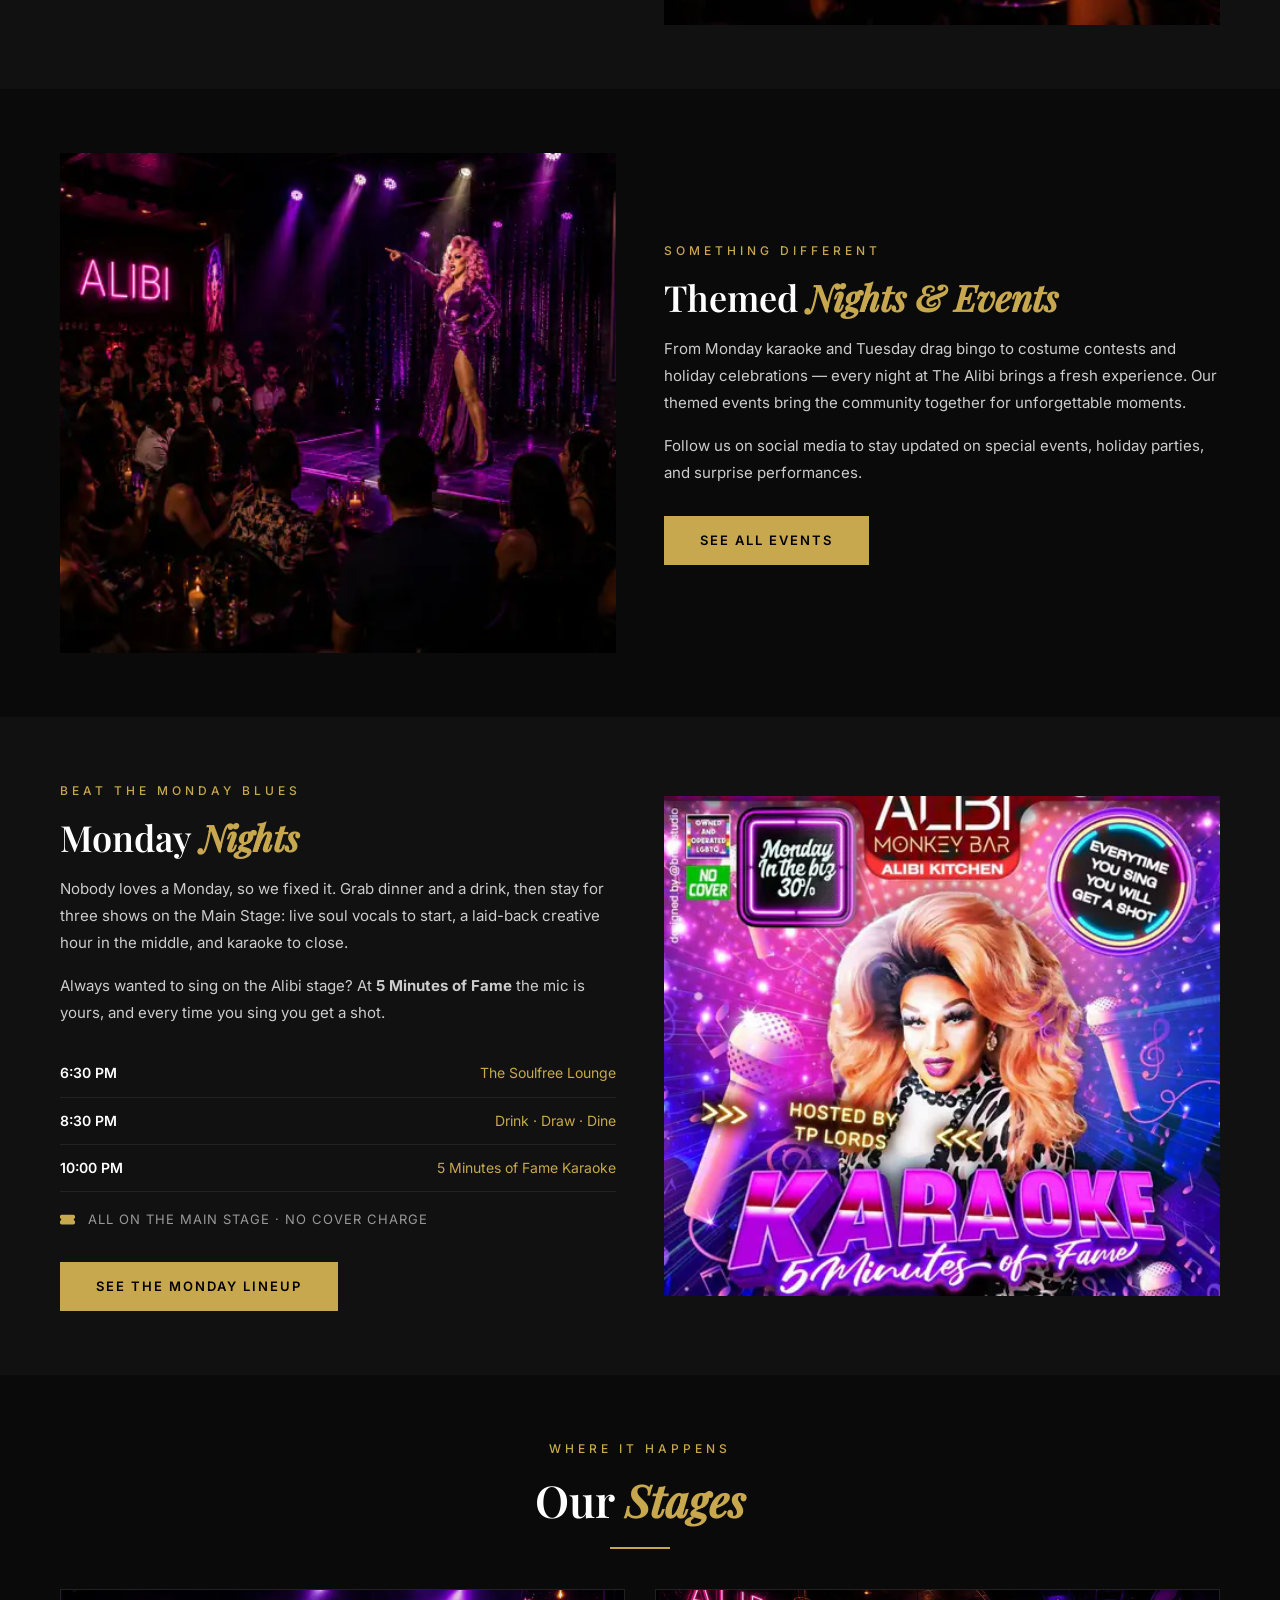
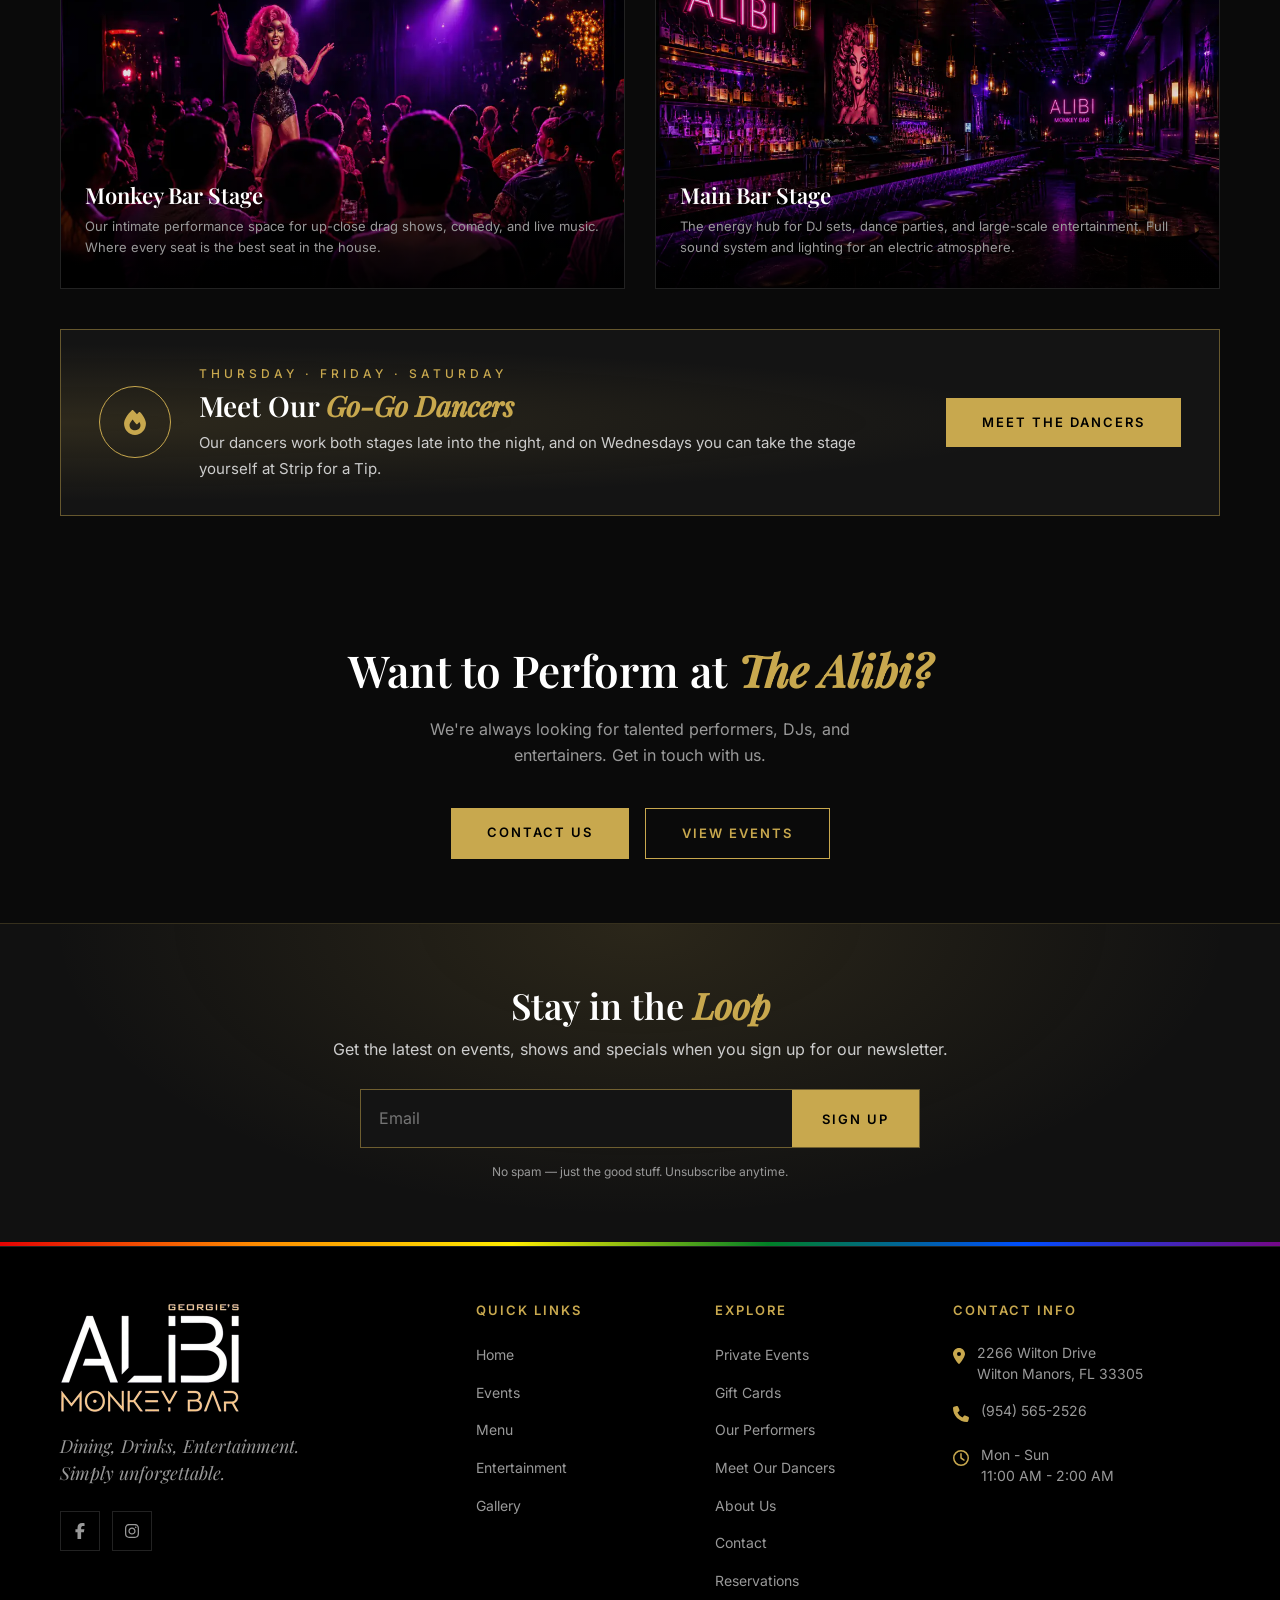
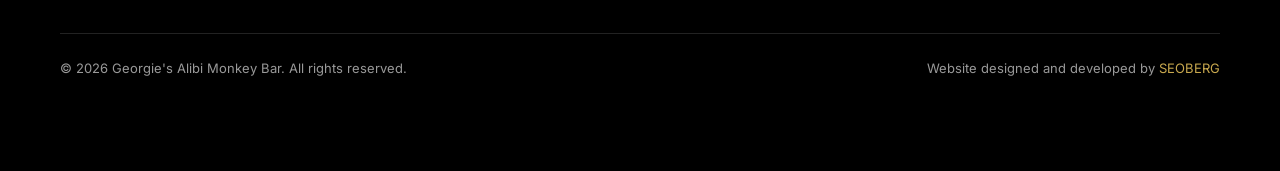
<file: entertainment.html>
<!DOCTYPE html>
<html lang="en">
<head>
  <meta charset="UTF-8">
  <meta name="viewport" content="width=device-width, initial-scale=1.0">
  <title>Entertainment | Alibi Monkey Bar</title>
  <meta name="description" content="Live shows, drag performances, DJs, and themed nights at Alibi Monkey Bar in Wilton Manors.">
  <meta name="theme-color" content="#0A0A0A">
  <link rel="icon" type="image/png" sizes="32x32" href="images/favicon-32.png">
  <link rel="apple-touch-icon" href="images/apple-touch-icon.png">
  <link rel="preload" href="fonts/inter-latin.woff2" as="font" type="font/woff2" crossorigin>
  <link rel="preload" href="fonts/playfair-display-latin.woff2" as="font" type="font/woff2" crossorigin>
  <link rel="preload" href="images/site/drag-performer-portrait-1600.webp" as="image" fetchpriority="high">
  <link rel="stylesheet" href="css/style.css?v=20261104f">
</head>
<body>

  <header class="header">
    <div class="header-inner">
      <a href="./" class="logo"><img src="images/logo.webp" alt="Georgie's Alibi Monkey Bar" width="360" height="220"></a>
      <nav class="nav">
        <a href="./">Home</a><a href="events.html">Events</a><a href="menu.html">Menu</a>
        <a href="entertainment.html" class="active">Entertainment</a><a href="performers.html">Performers</a><a href="dancers.html">Dancers</a><a href="gallery.html">Gallery</a>
        <a href="private-events.html">Private Events</a><a href="gift-cards.html">Gift Cards</a><a href="about.html">About</a><a href="contact.html">Contact</a>
      </nav>
      <a href="contact.html#reserve" class="btn-reserve">Reserve A Table</a>
      <button class="menu-toggle" aria-label="Open menu"><span></span><span></span><span></span></button>
    </div>
  </header>
  <div class="mobile-nav"><button class="mobile-nav-close" aria-label="Close menu">&times;</button><a href="./">Home</a><a href="events.html">Events</a><a href="menu.html">Menu</a><a href="entertainment.html">Entertainment</a><a href="performers.html">Performers</a><a href="dancers.html">Dancers</a><a href="gallery.html">Gallery</a><a href="private-events.html">Private Events</a><a href="gift-cards.html">Gift Cards</a><a href="about.html">About</a><a href="contact.html">Contact</a></div>

  <section class="page-banner">
    <div class="page-banner-bg" style="background-image: url('images/site/drag-performer-portrait-1600.webp');"></div>
    <div class="page-banner-content">
      <span class="section-label">Unforgettable Nights</span>
      <h1>Entertainment</h1>
      <p>Live shows, drag performances, DJs, and themed nights every week.</p>
      <div class="breadcrumb"><a href="./">Home</a> <span>/</span> <span>Entertainment</span></div>
    </div>
  </section>

  <!-- HAPPY HOUR TICKER (details from the Square site's Happy Hour Menu page) -->
  <a class="hh-ticker" href="menu.html#happy-hour" aria-label="Happy Hour every day 4 to 6:45 PM. See the Happy Hour menu.">
    <span class="hh-ticker-label">
      <span class="hh-ticker-dot"></span>
      <span data-hh-status data-hh-idle="Happy Hour &middot; Daily 4&ndash;6:45 PM">Happy Hour &middot; Daily 4&ndash;6:45 PM</span>
    </span>
    <span class="hh-ticker-track" aria-hidden="true">
      <span class="hh-ticker-items">
        <span>Mini Nachos <b>$6.99</b></span>
        <span>Mexican Street Tacos <b>$6</b></span>
        <span>Champ Slider &amp; Fries <b>$6.99</b></span>
        <span>BBQ Pork Slider &amp; Fries <b>$6.99</b></span>
        <span>4 oz. Burger &amp; Fries <b>$6.99</b></span>
        <span>Bacon Cheese Dog &amp; Fries <b>$6.99</b></span>
        <span>Wings (5) <b>$6.99</b></span>
        <span>Chicken Quesadilla <b>$11.99</b></span>
        <span>Sides from <b>$3</b></span>
        <span class="hh-ticker-cta">See the Happy Hour menu &rarr;</span>
      </span>
    </span>
  </a>
  <div class="pride-divider"></div>

  <!-- DRAG SHOWS -->
  <section class="section">
    <div class="container">
      <div class="entertainment-feature fade-in">
        <div class="entertainment-feature-img">
          <img loading="lazy" decoding="async" src="images/site/drag-performer-portrait-1024.webp" srcset="images/site/drag-performer-portrait-640.webp 640w, images/site/drag-performer-portrait-1024.webp 1024w" sizes="(max-width: 1024px) 100vw, 50vw" width="1024" height="1536" alt="Drag performance">
        </div>
        <div class="entertainment-feature-content">
          <span class="section-label">Our Stars</span>
          <h3>Drag <em>Performances</em></h3>
          <p>Our award-winning drag performers deliver jaw-dropping shows that combine comedy, music, dance, and pure glamour. From legendary queens to rising stars, every performance at The Alibi is a showstopper.</p>
          <p>Whether it's our legendary Sunday Brunch & Drag or a Saturday night extravaganza, you'll experience entertainment like nowhere else in South Florida.</p>
          <div class="entertainment-schedule">
            <div class="schedule-item"><span class="day">Wednesday</span><span class="event">Guest Performer Night</span></div>
            <div class="schedule-item"><span class="day">Friday</span><span class="event">Drag Spectacular</span></div>
            <div class="schedule-item"><span class="day">Saturday</span><span class="event">Headline Show</span></div>
            <div class="schedule-item"><span class="day">Sunday</span><span class="event">Brunch & Drag</span></div>
          </div>
        </div>
      </div>
    </div>
  </section>

  <!-- LIVE DJS -->
  <section class="section section-dark">
    <div class="container">
      <div class="entertainment-feature reverse fade-in">
        <div class="entertainment-feature-img">
          <img loading="lazy" decoding="async" src="images/site/hero-banner-crowd-scene-2-1024.webp" srcset="images/site/hero-banner-crowd-scene-2-640.webp 640w, images/site/hero-banner-crowd-scene-2-1024.webp 1024w, images/site/hero-banner-crowd-scene-2-1600.webp 1536w" sizes="(max-width: 1024px) 100vw, 50vw" width="1024" height="683" alt="DJ and crowd">
        </div>
        <div class="entertainment-feature-content">
          <span class="section-label">Feel The Beat</span>
          <h3>Live <em>DJs & Music</em></h3>
          <p>Our resident and guest DJs keep the energy flowing with sets that span every genre — from house and pop remixes to throwback anthems and Latin beats. The dance floor is always open.</p>
          <p>We also host live music showcases featuring talented South Florida musicians and bands, bringing a unique acoustic experience to our stage.</p>
          <div class="entertainment-schedule">
            <div class="schedule-item"><span class="day">Thursday</span><span class="event">Throwback Hits DJ Set</span></div>
            <div class="schedule-item"><span class="day">Friday</span><span class="event">Resident DJ Night</span></div>
            <div class="schedule-item"><span class="day">Saturday</span><span class="event">Guest DJ + Live Mix</span></div>
          </div>
        </div>
      </div>
    </div>
  </section>

  <!-- THEMED NIGHTS -->
  <section class="section">
    <div class="container">
      <div class="entertainment-feature fade-in">
        <div class="entertainment-feature-img">
          <img loading="lazy" decoding="async" src="images/site/entertainment-stage-scene-1024.webp" srcset="images/site/entertainment-stage-scene-640.webp 640w, images/site/entertainment-stage-scene-1024.webp 1024w, images/site/entertainment-stage-scene-1600.webp 1536w" sizes="(max-width: 1024px) 100vw, 50vw" width="1024" height="683" alt="Themed night on stage">
        </div>
        <div class="entertainment-feature-content">
          <span class="section-label">Something Different</span>
          <h3>Themed <em>Nights & Events</em></h3>
          <p>From Monday karaoke and Tuesday drag bingo to costume contests and holiday celebrations — every night at The Alibi brings a fresh experience. Our themed events bring the community together for unforgettable moments.</p>
          <p>Follow us on social media to stay updated on special events, holiday parties, and surprise performances.</p>
          <div style="margin-top:30px;">
            <a href="events.html" class="btn-primary">See All Events</a>
          </div>
        </div>
      </div>
    </div>
  </section>

  <!-- MONDAY NIGHTS (from the client's Monday pages; lineup kept in sync with events.html) -->
  <section class="section section-dark">
    <div class="container">
      <div class="entertainment-feature reverse fade-in">
        <div class="entertainment-feature-img">
          <img loading="lazy" decoding="async" src="images/events/5-minutes-of-fame.webp" alt="5 Minutes of Fame Karaoke hosted by TP Lords" width="480" height="600">
        </div>
        <div class="entertainment-feature-content">
          <span class="section-label">Beat The Monday Blues</span>
          <h3>Monday <em>Nights</em></h3>
          <p>Nobody loves a Monday, so we fixed it. Grab dinner and a drink, then stay for three shows on the Main Stage: live soul vocals to start, a laid-back creative hour in the middle, and karaoke to close.</p>
          <p>Always wanted to sing on the Alibi stage? At <strong>5 Minutes of Fame</strong> the mic is yours, and every time you sing you get a shot.</p>
          <div class="entertainment-schedule">
            <div class="schedule-item"><span class="day">6:30 PM</span><span class="event">The Soulfree Lounge</span></div>
            <div class="schedule-item"><span class="day">8:30 PM</span><span class="event">Drink &middot; Draw &middot; Dine</span></div>
            <div class="schedule-item"><span class="day">10:00 PM</span><span class="event">5 Minutes of Fame Karaoke</span></div>
          </div>
          <p class="schedule-note"><i class="fas fa-ticket-alt"></i> All on the Main Stage &middot; No cover charge</p>
          <div style="margin-top:30px;">
            <a href="events.html#ev-mon" class="btn-primary">See the Monday Lineup</a>
          </div>
        </div>
      </div>
    </div>
  </section>

  <!-- VENUE FEATURES -->
  <section class="section">
    <div class="container">
      <div class="section-header">
        <span class="section-label">Where It Happens</span>
        <h2 class="section-title">Our <em>Stages</em></h2>
        <div class="gold-line"></div>
      </div>
      <div class="spaces-grid spaces-grid--2" style="gap: 30px;">
        <div class="space-card fade-in" style="height:300px;">
          <div class="space-card-bg" data-bg="images/site/monkey-bar-1024.webp"></div>
          <div class="space-card-overlay"></div>
          <div class="space-card-content">
            <h3>Monkey Bar Stage</h3>
            <p>Our intimate performance space for up-close drag shows, comedy, and live music. Where every seat is the best seat in the house.</p>
          </div>
        </div>
        <div class="space-card fade-in fade-in-delay-1" style="height:300px;">
          <div class="space-card-bg" data-bg="images/site/main-bar-interior-1024.webp"></div>
          <div class="space-card-overlay"></div>
          <div class="space-card-content">
            <h3>Main Bar Stage</h3>
            <p>The energy hub for DJ sets, dance parties, and large-scale entertainment. Full sound system and lighting for an electric atmosphere.</p>
          </div>
        </div>
      </div>

      <!-- MEET OUR DANCERS teaser → dancers.html -->
      <div class="callout-strip fade-in">
        <div class="callout-strip-icon"><i class="fas fa-fire"></i></div>
        <div class="callout-strip-text">
          <span class="section-label">Thursday &middot; Friday &middot; Saturday</span>
          <h3>Meet Our <em>Go-Go Dancers</em></h3>
          <p>Our dancers work both stages late into the night, and on Wednesdays you can take the stage yourself at Strip for a Tip.</p>
        </div>
        <div class="callout-strip-actions">
          <a href="dancers.html" class="btn-primary">Meet the Dancers</a>
        </div>
      </div>
    </div>
  </section>

  <section class="cta-section">
    <div class="container">
      <h2>Want to Perform at <em>The Alibi?</em></h2>
      <p>We're always looking for talented performers, DJs, and entertainers. Get in touch with us.</p>
      <div class="cta-buttons">
        <a href="contact.html" class="btn-primary">Contact Us</a>
        <a href="events.html" class="btn-outline">View Events</a>
      </div>
    </div>
  </section>

  <!-- NEWSLETTER (like "Stay in the Loop" on the Square site) — posts to api/subscribe.php -->
  <section class="newsletter">
    <div class="container">
      <h2>Stay in the <em>Loop</em></h2>
      <p>Get the latest on events, shows and specials when you sign up for our newsletter.</p>
      <form class="newsletter-form" method="post" action="#" data-endpoint="api/subscribe.php" data-success="You're on the list! Watch your inbox for our next update." novalidate>
        <label class="sr-only" for="nl-email-entertainment">Email address</label>
        <input id="nl-email-entertainment" type="email" name="email" placeholder="Email" autocomplete="email" required>
        <input class="hp-field" type="text" name="website" tabindex="-1" autocomplete="off" aria-hidden="true">
        <button type="submit">Sign Up</button>
      </form>
      <p class="form-status" role="status" aria-live="polite" hidden></p>
      <p class="newsletter-note">No spam &mdash; just the good stuff. Unsubscribe anytime.</p>
    </div>
  </section>

  <div class="pride-divider"></div>
  <footer class="footer">
    <div class="container">
      <div class="footer-grid">
        <div class="footer-brand"><a href="./" class="logo"><img loading="lazy" decoding="async" src="images/logo.webp" alt="Georgie's Alibi Monkey Bar" width="360" height="220"></a><p class="footer-tagline">Dining, Drinks, Entertainment.<br>Simply unforgettable.</p><div class="footer-social"><a href="https://www.facebook.com/alibi.wiltonmanors/" target="_blank" rel="noopener" aria-label="Facebook"><i class="fab fa-facebook-f"></i></a><a href="https://www.instagram.com/alibimonkeybar/" target="_blank" rel="noopener" aria-label="Instagram"><i class="fab fa-instagram"></i></a></div></div>
        <div class="footer-col"><h4>Quick Links</h4><ul class="footer-links"><li><a href="./">Home</a></li><li><a href="events.html">Events</a></li><li><a href="menu.html">Menu</a></li><li><a href="entertainment.html">Entertainment</a></li><li><a href="gallery.html">Gallery</a></li></ul></div>
        <div class="footer-col"><h4>Explore</h4><ul class="footer-links"><li><a href="private-events.html">Private Events</a></li><li><a href="gift-cards.html">Gift Cards</a></li><li><a href="performers.html">Our Performers</a></li><li><a href="dancers.html">Meet Our Dancers</a></li><li><a href="about.html">About Us</a></li><li><a href="contact.html">Contact</a></li><li><a href="contact.html#reserve">Reservations</a></li></ul></div>
        <div class="footer-col"><h4>Contact Info</h4><div class="footer-contact-item"><span class="icon"><i class="fas fa-map-marker-alt"></i></span><p>2266 Wilton Drive<br>Wilton Manors, FL 33305</p></div><div class="footer-contact-item"><span class="icon"><i class="fas fa-phone"></i></span><a href="tel:+19545652526">(954) 565-2526</a></div><div class="footer-contact-item"><span class="icon"><i class="far fa-clock"></i></span><p>Mon - Sun<br>11:00 AM - 2:00 AM</p></div></div>
      </div>
      <div class="footer-bottom"><p>&copy; 2026 Georgie's Alibi Monkey Bar. All rights reserved.</p><p class="footer-credit">Website designed and developed by <a href="https://seoberg.com" target="_blank" rel="noopener">SEOBERG</a></p></div>
    </div>
  </footer>
  <div class="mobile-cta-bar">
    <a href="tel:+19545652526" class="cta-call"><i class="fas fa-phone"></i> Call Now</a>
    <a href="contact.html#reserve" class="cta-reserve">Reserve A Table</a>
  </div>
  <script src="js/main.js?v=20260925"></script>
  <script src="js/chat.js?v=20261016b"></script>
</body>
</html>
</file>
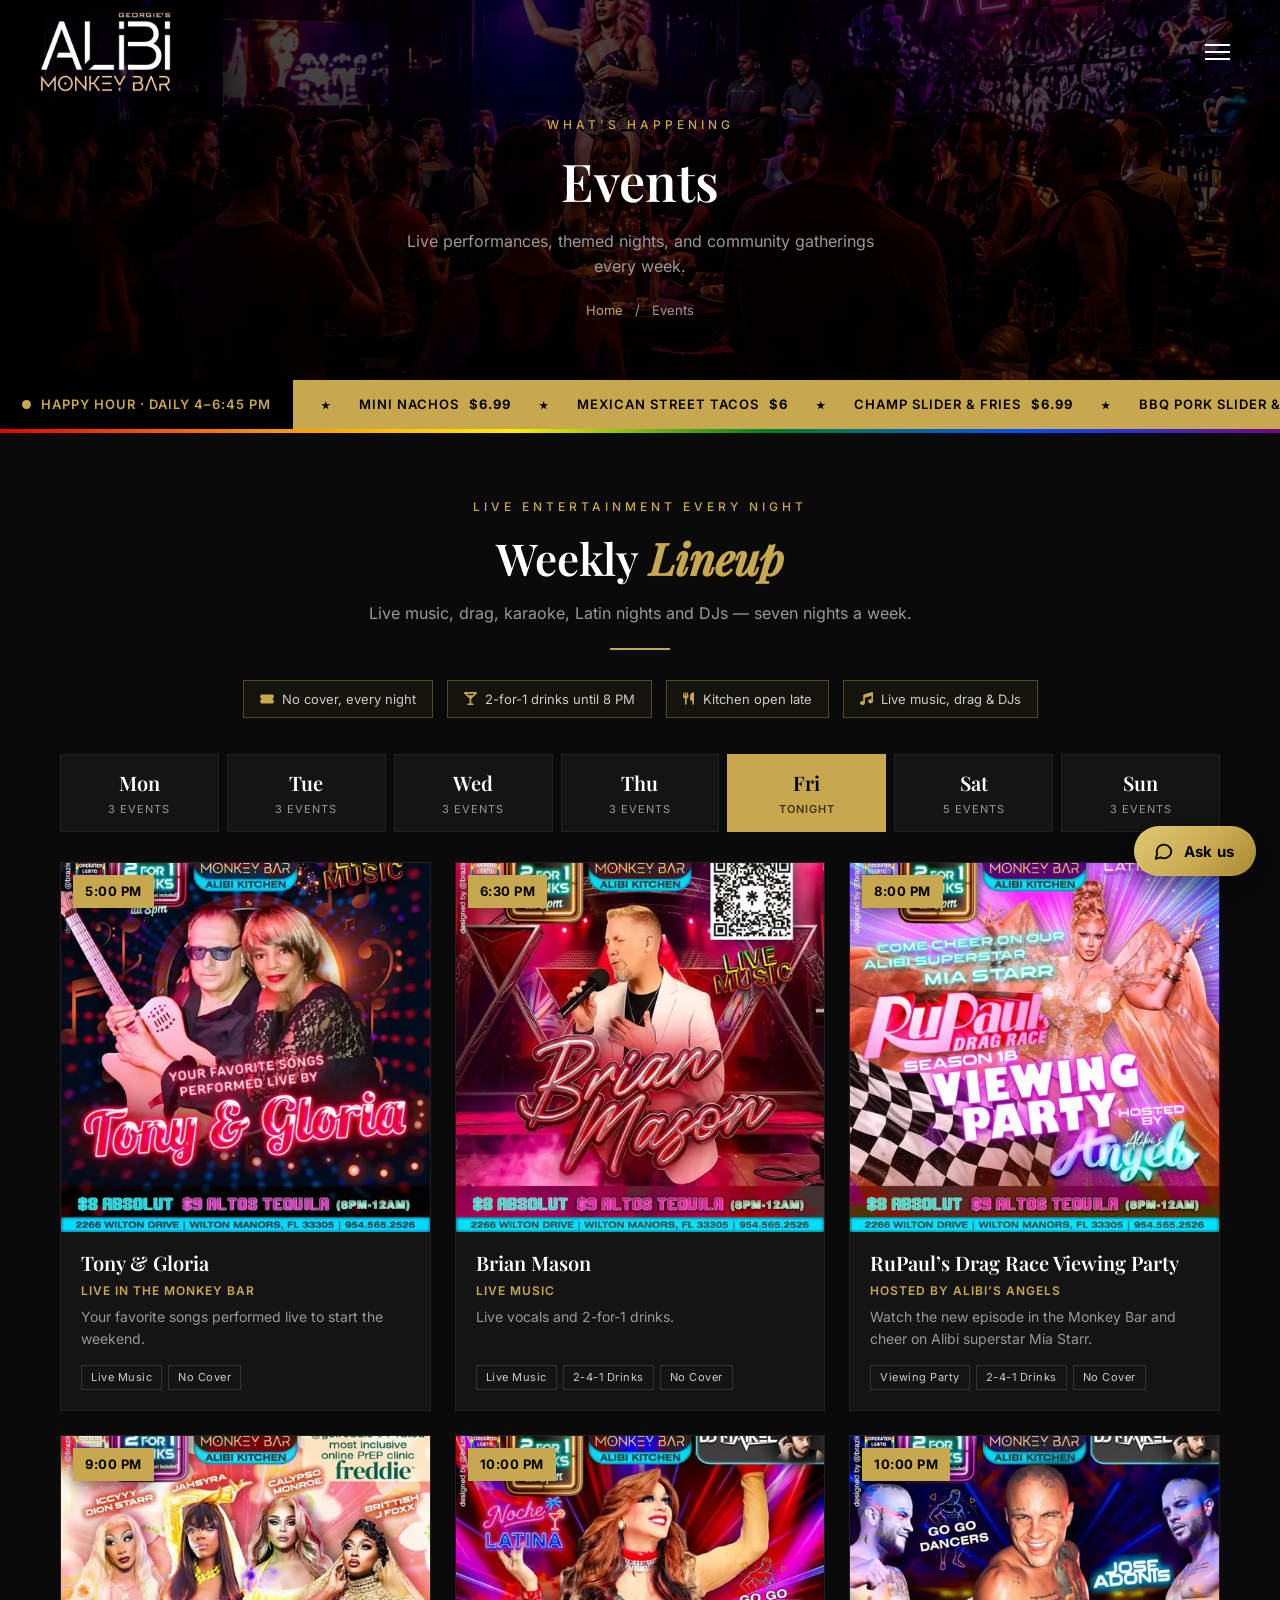
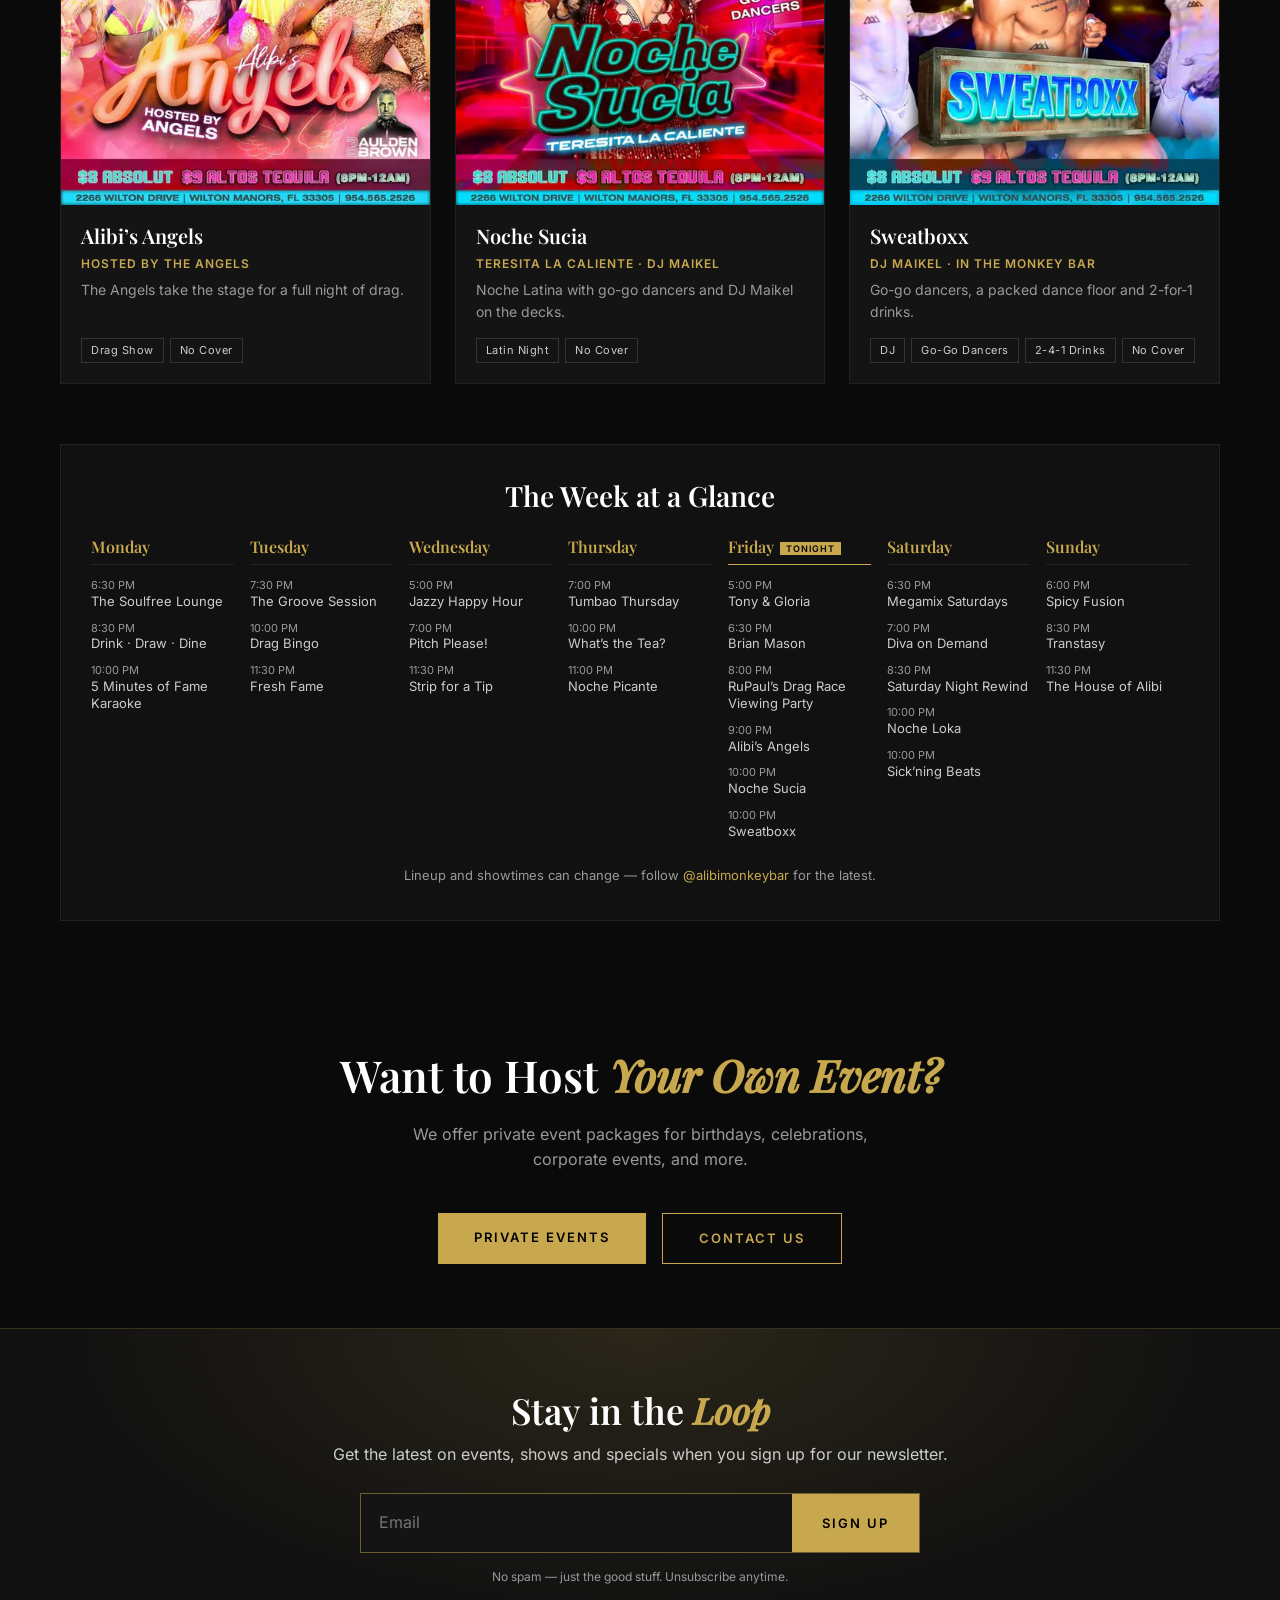
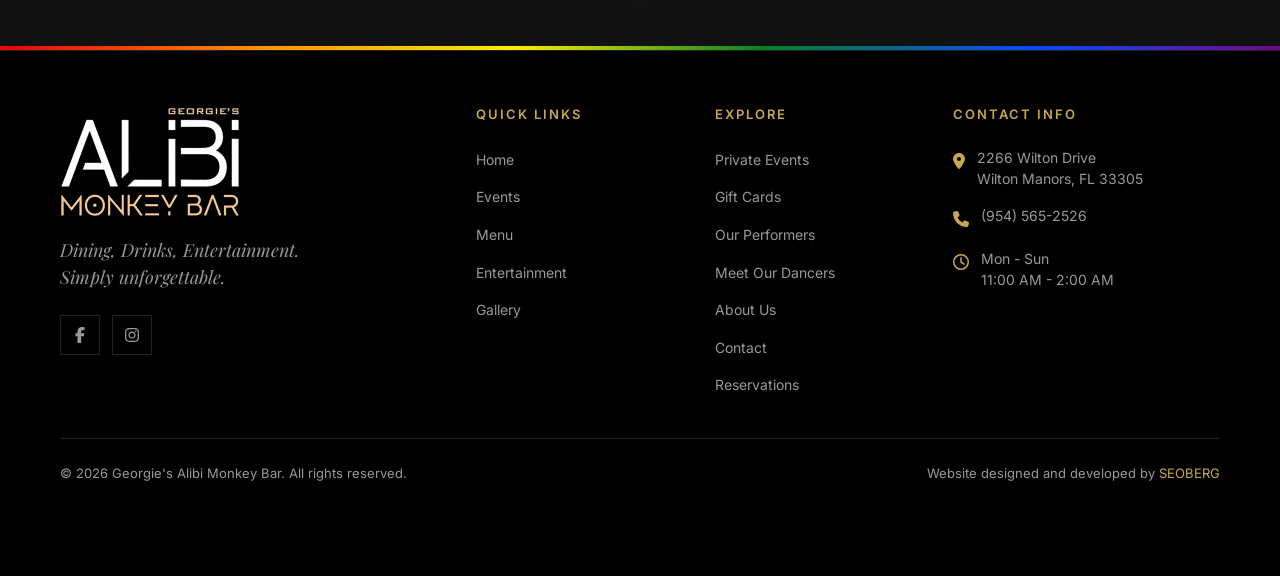
<file: events.html>
<!DOCTYPE html>
<html lang="en">
<head>
  <meta charset="UTF-8">
  <meta name="viewport" content="width=device-width, initial-scale=1.0">
  <title>Events | Alibi Monkey Bar</title>
  <meta name="description" content="Live events, themed nights, drag shows, and unforgettable entertainment at Alibi Monkey Bar in Wilton Manors.">
  <meta name="theme-color" content="#0A0A0A">
  <link rel="icon" type="image/png" sizes="32x32" href="images/favicon-32.png">
  <link rel="apple-touch-icon" href="images/apple-touch-icon.png">
  <link rel="preload" href="fonts/inter-latin.woff2" as="font" type="font/woff2" crossorigin>
  <link rel="preload" href="fonts/playfair-display-latin.woff2" as="font" type="font/woff2" crossorigin>
  <link rel="preload" href="images/site/hero-banner-crowd-scene-1-1600.webp" as="image" fetchpriority="high">
  <link rel="stylesheet" href="css/style.css?v=20261104f">
</head>
<body>

  <!-- HEADER -->
  <header class="header">
    <div class="header-inner">
      <a href="./" class="logo"><img src="images/logo.webp" alt="Georgie's Alibi Monkey Bar" width="360" height="220"></a>
      <nav class="nav">
        <a href="./">Home</a>
        <a href="events.html" class="active">Events</a>
        <a href="menu.html">Menu</a>
        <a href="entertainment.html">Entertainment</a><a href="performers.html">Performers</a><a href="dancers.html">Dancers</a>
        <a href="gallery.html">Gallery</a>
        <a href="private-events.html">Private Events</a><a href="gift-cards.html">Gift Cards</a>
        <a href="about.html">About</a>
        <a href="contact.html">Contact</a>
      </nav>
      <a href="contact.html#reserve" class="btn-reserve">Reserve A Table</a>
      <button class="menu-toggle" aria-label="Open menu"><span></span><span></span><span></span></button>
    </div>
  </header>
  <div class="mobile-nav">
    <button class="mobile-nav-close" aria-label="Close menu">&times;</button>
    <a href="./">Home</a><a href="events.html">Events</a><a href="menu.html">Menu</a>
    <a href="entertainment.html">Entertainment</a><a href="performers.html">Performers</a><a href="dancers.html">Dancers</a><a href="gallery.html">Gallery</a>
    <a href="private-events.html">Private Events</a><a href="gift-cards.html">Gift Cards</a><a href="about.html">About</a><a href="contact.html">Contact</a>
  </div>

  <!-- PAGE BANNER -->
  <section class="page-banner">
    <div class="page-banner-bg" style="background-image: url('images/site/hero-banner-crowd-scene-1-1600.webp');"></div>
    <div class="page-banner-content">
      <span class="section-label">What's Happening</span>
      <h1>Events</h1>
      <p>Live performances, themed nights, and community gatherings every week.</p>
      <div class="breadcrumb"><a href="./">Home</a> <span>/</span> <span>Events</span></div>
    </div>
  </section>

  <!-- HAPPY HOUR TICKER (details from the Square site's Happy Hour Menu page) -->
  <a class="hh-ticker" href="menu.html#happy-hour" aria-label="Happy Hour every day 4 to 6:45 PM. See the Happy Hour menu.">
    <span class="hh-ticker-label">
      <span class="hh-ticker-dot"></span>
      <span data-hh-status data-hh-idle="Happy Hour &middot; Daily 4&ndash;6:45 PM">Happy Hour &middot; Daily 4&ndash;6:45 PM</span>
    </span>
    <span class="hh-ticker-track" aria-hidden="true">
      <span class="hh-ticker-items">
        <span>Mini Nachos <b>$6.99</b></span>
        <span>Mexican Street Tacos <b>$6</b></span>
        <span>Champ Slider &amp; Fries <b>$6.99</b></span>
        <span>BBQ Pork Slider &amp; Fries <b>$6.99</b></span>
        <span>4 oz. Burger &amp; Fries <b>$6.99</b></span>
        <span>Bacon Cheese Dog &amp; Fries <b>$6.99</b></span>
        <span>Wings (5) <b>$6.99</b></span>
        <span>Chicken Quesadilla <b>$11.99</b></span>
        <span>Sides from <b>$3</b></span>
        <span class="hh-ticker-cta">See the Happy Hour menu &rarr;</span>
      </span>
    </span>
  </a>
  <div class="pride-divider"></div>

  <!-- WEEKLY LINEUP (from the Square site's Weekly Events page; posters in images/events/) -->
  <section class="section">
    <div class="container">
      <div class="section-header">
        <span class="section-label">Live Entertainment Every Night</span>
        <h2 class="section-title">Weekly <em>Lineup</em></h2>
        <p class="section-desc">Live music, drag, karaoke, Latin nights and DJs &mdash; seven nights a week.</p>
        <div class="gold-line"></div>
      </div>

      <ul class="ev-perks">
        <li><i class="fas fa-ticket-alt" aria-hidden="true"></i> No cover, every night</li>
        <li><i class="fas fa-glass-martini-alt" aria-hidden="true"></i> 2-for-1 drinks until 8 PM</li>
        <li><i class="fas fa-utensils" aria-hidden="true"></i> Kitchen open late</li>
        <li><i class="fas fa-music" aria-hidden="true"></i> Live music, drag &amp; DJs</li>
      </ul>

      <!-- The day tabs, the seven day panels and the week-at-a-glance grid are written by the
           admin panel (Admin > Events > Publish). Change events there: the text between the
           admin:events markers is replaced on every publish. Everything else on this page is yours to edit. -->
      <!-- admin:events:lineup -->
      <div class="ev-tabs" role="tablist" aria-label="Day of the week" hidden>
        <button type="button" role="tab" id="tab-mon" aria-controls="ev-mon" aria-selected="false" data-day="mon"><span class="ev-tab-day">Mon</span><span class="ev-tab-count">3 events</span></button>
        <button type="button" role="tab" id="tab-tue" aria-controls="ev-tue" aria-selected="false" data-day="tue"><span class="ev-tab-day">Tue</span><span class="ev-tab-count">3 events</span></button>
        <button type="button" role="tab" id="tab-wed" aria-controls="ev-wed" aria-selected="false" data-day="wed"><span class="ev-tab-day">Wed</span><span class="ev-tab-count">3 events</span></button>
        <button type="button" role="tab" id="tab-thu" aria-controls="ev-thu" aria-selected="false" data-day="thu"><span class="ev-tab-day">Thu</span><span class="ev-tab-count">3 events</span></button>
        <button type="button" role="tab" id="tab-fri" aria-controls="ev-fri" aria-selected="false" data-day="fri"><span class="ev-tab-day">Fri</span><span class="ev-tab-count">6 events</span></button>
        <button type="button" role="tab" id="tab-sat" aria-controls="ev-sat" aria-selected="false" data-day="sat"><span class="ev-tab-day">Sat</span><span class="ev-tab-count">5 events</span></button>
        <button type="button" role="tab" id="tab-sun" aria-controls="ev-sun" aria-selected="false" data-day="sun"><span class="ev-tab-day">Sun</span><span class="ev-tab-count">3 events</span></button>
      </div>

      <div class="ev-day" id="ev-mon" role="tabpanel" aria-labelledby="tab-mon" data-day="mon">
        <h3 class="ev-day-title">Monday</h3>
        <div class="ev-grid">
          <article class="ev-card">
            <div class="ev-poster">
              <img src="images/events/soulfree-lounge.webp" alt="The Soulfree Lounge poster" width="480" height="600" loading="lazy" decoding="async">
              <span class="ev-time">6:30 PM</span>
            </div>
            <div class="ev-body">
              <h4>The Soulfree Lounge</h4>
              <p class="ev-host">Mailyn Soulfree</p>
              <p class="ev-desc">Kick off the week with soulful live vocals in an intimate lounge setting.</p>
              <ul class="ev-tags"><li>Live Music</li><li>No Cover</li></ul>
            </div>
          </article>
          <article class="ev-card">
            <div class="ev-poster">
              <img src="images/events/drink-draw-dine.webp" alt="Drink · Draw · Dine poster" width="480" height="600" loading="lazy" decoding="async">
              <span class="ev-time">8:30 PM</span>
            </div>
            <div class="ev-body">
              <h4>Drink · Draw · Dine</h4>
              <p class="ev-host">Hosted by Daisy Deadpetals</p>
              <p class="ev-desc">Sip, sketch and snack — a laid-back creative night with Damien Lenore.</p>
              <ul class="ev-tags"><li>Hosted</li><li>No Cover</li></ul>
            </div>
          </article>
          <article class="ev-card">
            <div class="ev-poster">
              <img src="images/events/5-minutes-of-fame.webp" alt="5 Minutes of Fame Karaoke poster" width="480" height="600" loading="lazy" decoding="async">
              <span class="ev-time">10:00 PM</span>
            </div>
            <div class="ev-body">
              <h4>5 Minutes of Fame Karaoke</h4>
              <p class="ev-host">Hosted by TP Lords</p>
              <p class="ev-desc">Grab the mic and take the stage — every time you sing, you get a shot.</p>
              <ul class="ev-tags"><li>Karaoke</li><li>No Cover</li></ul>
            </div>
          </article>
        </div>
      </div>

      <div class="ev-day" id="ev-tue" role="tabpanel" aria-labelledby="tab-tue" data-day="tue">
        <h3 class="ev-day-title">Tuesday</h3>
        <div class="ev-grid">
          <article class="ev-card">
            <div class="ev-poster">
              <img src="images/events/groove-session.webp" alt="The Groove Session poster" width="480" height="600" loading="lazy" decoding="async">
              <span class="ev-time">7:30 PM</span>
            </div>
            <div class="ev-body">
              <h4>The Groove Session</h4>
              <p class="ev-host">LeNora Jaye</p>
              <p class="ev-desc">Soul, jazz, Motown, disco and R&amp;B — dinner and a show. Reservations recommended.</p>
              <ul class="ev-tags"><li>Live Music</li><li>Dinner &amp; a Show</li><li>No Cover</li></ul>
            </div>
          </article>
          <article class="ev-card">
            <div class="ev-poster">
              <img src="images/events/drag-bingo.webp" alt="Drag Bingo poster" width="480" height="600" loading="lazy" decoding="async">
              <span class="ev-time">10:00 PM</span>
            </div>
            <div class="ev-body">
              <h4>Drag Bingo</h4>
              <p class="ev-host">Hosted by London Adour</p>
              <p class="ev-desc">Bingo with a twist and fun prizes to win. $6 margaritas, $9 Grey Goose.</p>
              <ul class="ev-tags"><li>Drag</li><li>Prizes</li><li>No Cover</li></ul>
            </div>
          </article>
          <article class="ev-card">
            <div class="ev-poster">
              <img src="images/events/fresh-fame.webp" alt="Fresh Fame poster" width="480" height="600" loading="lazy" decoding="async">
              <span class="ev-time">11:30 PM</span>
            </div>
            <div class="ev-body">
              <h4>Fresh Fame</h4>
              <p class="ev-host">Hosted by Aaliyah Jae &amp; Jah’Syra</p>
              <p class="ev-desc">Every other Tuesday — the next generation of drag stars battles for the crown.</p>
              <ul class="ev-tags"><li>Drag Competition</li><li>No Cover</li></ul>
            </div>
          </article>
        </div>
      </div>

      <div class="ev-day" id="ev-wed" role="tabpanel" aria-labelledby="tab-wed" data-day="wed">
        <h3 class="ev-day-title">Wednesday</h3>
        <div class="ev-grid">
          <article class="ev-card">
            <div class="ev-poster">
              <img src="images/events/jazzy-happy-hour.webp" alt="Jazzy Happy Hour poster" width="480" height="600" loading="lazy" decoding="async">
              <span class="ev-time">5:00 PM</span>
            </div>
            <div class="ev-body">
              <h4>Jazzy Happy Hour</h4>
              <p class="ev-host">with Tony &amp; Gloria</p>
              <p class="ev-desc">Your favorite songs performed live — the perfect midweek happy hour.</p>
              <ul class="ev-tags"><li>Live Music</li><li>Happy Hour</li><li>No Cover</li></ul>
            </div>
          </article>
          <article class="ev-card">
            <div class="ev-poster">
              <img src="images/events/pitch-please.webp" alt="Pitch Please! poster" width="480" height="600" loading="lazy" decoding="async">
              <span class="ev-time">7:00 PM</span>
            </div>
            <div class="ev-body">
              <h4>Pitch Please!</h4>
              <p class="ev-host">with Natasha Ricketts</p>
              <p class="ev-desc">Big voices and bigger personalities — a live singing showcase.</p>
              <ul class="ev-tags"><li>Live Music</li><li>No Cover</li></ul>
            </div>
          </article>
          <article class="ev-card">
            <div class="ev-poster">
              <img src="images/events/strip-for-a-tip.webp" alt="Strip for a Tip poster" width="480" height="600" loading="lazy" decoding="async">
              <span class="ev-time">11:30 PM</span>
            </div>
            <div class="ev-body">
              <h4>Strip for a Tip</h4>
              <p class="ev-host">Hosted by Aaliyah Jae · DJ Maikel</p>
              <p class="ev-desc">Get paid to dance — amateur night with $200 cash up for grabs.</p>
              <ul class="ev-tags"><li>Contest</li><li>Win Cash</li><li>No Cover</li></ul>
            </div>
          </article>
        </div>
      </div>

      <div class="ev-day" id="ev-thu" role="tabpanel" aria-labelledby="tab-thu" data-day="thu">
        <h3 class="ev-day-title">Thursday</h3>
        <div class="ev-grid">
          <article class="ev-card">
            <div class="ev-poster">
              <img src="images/events/tumbao-thursday.webp" alt="Tumbao Thursday poster" width="480" height="600" loading="lazy" decoding="async">
              <span class="ev-time">7:00 PM</span>
            </div>
            <div class="ev-body">
              <h4>Tumbao Thursday</h4>
              <p class="ev-host">J Blue</p>
              <p class="ev-desc">Live music to start the night, plus go-go dancers from 11 PM.</p>
              <ul class="ev-tags"><li>Live Music</li><li>$5 Long Islands</li><li>No Cover</li></ul>
            </div>
          </article>
          <article class="ev-card">
            <div class="ev-poster">
              <img src="images/events/whats-the-tea.webp" alt="What’s the Tea? poster" width="480" height="600" loading="lazy" decoding="async">
              <span class="ev-time">10:00 PM</span>
            </div>
            <div class="ev-body">
              <h4>What’s the Tea?</h4>
              <p class="ev-host">Hosted by TP Lords</p>
              <p class="ev-desc">Watch out for the big girls — a night of drag, comedy and all the tea.</p>
              <ul class="ev-tags"><li>Drag</li><li>$5 Long Islands</li><li>No Cover</li></ul>
            </div>
          </article>
          <article class="ev-card">
            <div class="ev-poster">
              <img src="images/events/noche-picante.webp" alt="Noche Picante poster" width="480" height="600" loading="lazy" decoding="async">
              <span class="ev-time">11:00 PM</span>
            </div>
            <div class="ev-body">
              <h4>Noche Picante</h4>
              <p class="ev-host">Teresita La Caliente · DJ Maikel</p>
              <p class="ev-desc">Latin night heat with go-go dancers until close.</p>
              <ul class="ev-tags"><li>Latin Night</li><li>$5 Long Islands</li><li>No Cover</li></ul>
            </div>
          </article>
        </div>
      </div>

      <div class="ev-day" id="ev-fri" role="tabpanel" aria-labelledby="tab-fri" data-day="fri">
        <h3 class="ev-day-title">Friday</h3>
        <div class="ev-grid">
          <article class="ev-card">
            <div class="ev-poster">
              <img src="images/events/tony-gloria.webp" alt="Tony &amp; Gloria poster" width="480" height="600" loading="lazy" decoding="async">
              <span class="ev-time">5:00 PM</span>
            </div>
            <div class="ev-body">
              <h4>Tony &amp; Gloria</h4>
              <p class="ev-host">Live in the Monkey Bar</p>
              <p class="ev-desc">Your favorite songs performed live to start the weekend.</p>
              <ul class="ev-tags"><li>Live Music</li><li>No Cover</li></ul>
            </div>
          </article>
          <article class="ev-card">
            <div class="ev-poster">
              <img src="images/events/brian-mason.webp" alt="Brian Mason poster" width="480" height="600" loading="lazy" decoding="async">
              <span class="ev-time">6:30 PM</span>
            </div>
            <div class="ev-body">
              <h4>Brian Mason</h4>
              <p class="ev-host">Live music</p>
              <p class="ev-desc">Live vocals and 2-for-1 drinks.</p>
              <ul class="ev-tags"><li>Live Music</li><li>2-4-1 Drinks</li><li>No Cover</li></ul>
            </div>
          </article>
          <article class="ev-card">
            <div class="ev-poster">
              <img src="images/events/drag-race-viewing.webp" alt="RuPaul’s Drag Race Viewing Party poster" width="480" height="600" loading="lazy" decoding="async">
              <span class="ev-time">8:00 PM</span>
            </div>
            <div class="ev-body">
              <h4>RuPaul’s Drag Race Viewing Party</h4>
              <p class="ev-host">Hosted by Alibi’s Angels</p>
              <p class="ev-desc">Watch the new episode in the Monkey Bar and cheer on Alibi superstar Mia Starr.</p>
              <ul class="ev-tags"><li>Viewing Party</li><li>2-4-1 Drinks</li><li>No Cover</li></ul>
            </div>
          </article>
          <article class="ev-card">
            <div class="ev-poster">
              <img src="images/events/alibis-angels.webp" alt="Alibi’s Angels poster" width="480" height="600" loading="lazy" decoding="async">
              <span class="ev-time">9:00 PM</span>
            </div>
            <div class="ev-body">
              <h4>Alibi’s Angels</h4>
              <p class="ev-host">Hosted by the Angels</p>
              <p class="ev-desc">The Angels take the stage for a full night of drag.</p>
              <ul class="ev-tags"><li>Drag Show</li><li>No Cover</li></ul>
            </div>
          </article>
          <article class="ev-card">
            <div class="ev-poster">
              <img src="images/events/noche-sucia.webp" alt="Noche Sucia poster" width="480" height="600" loading="lazy" decoding="async">
              <span class="ev-time">10:00 PM</span>
            </div>
            <div class="ev-body">
              <h4>Noche Sucia</h4>
              <p class="ev-host">Teresita La Caliente · DJ Maikel</p>
              <p class="ev-desc">Noche Latina with go-go dancers and DJ Maikel on the decks.</p>
              <ul class="ev-tags"><li>Latin Night</li><li>No Cover</li></ul>
            </div>
          </article>
          <article class="ev-card">
            <div class="ev-poster">
              <img src="images/events/sweatboxx.webp" alt="Sweatboxx poster" width="480" height="600" loading="lazy" decoding="async">
              <span class="ev-time">10:00 PM</span>
            </div>
            <div class="ev-body">
              <h4>Sweatboxx</h4>
              <p class="ev-host">DJ Maikel · in the Monkey Bar</p>
              <p class="ev-desc">Go-go dancers, a packed dance floor and 2-for-1 drinks.</p>
              <ul class="ev-tags"><li>DJ</li><li>Go-Go Dancers</li><li>2-4-1 Drinks</li><li>No Cover</li></ul>
            </div>
          </article>
        </div>
      </div>

      <div class="ev-day" id="ev-sat" role="tabpanel" aria-labelledby="tab-sat" data-day="sat">
        <h3 class="ev-day-title">Saturday</h3>
        <div class="ev-grid">
          <article class="ev-card">
            <div class="ev-poster">
              <img src="images/events/megamix-saturdays.webp" alt="Megamix Saturdays poster" width="480" height="600" loading="lazy" decoding="async">
              <span class="ev-time">6:30 PM</span>
            </div>
            <div class="ev-body">
              <h4>Megamix Saturdays</h4>
              <p class="ev-host">Brian Mason &amp; Natasha Ricketts</p>
              <p class="ev-desc">Two powerhouse vocalists, one megamix of hits.</p>
              <ul class="ev-tags"><li>Live Music</li><li>2-4-1 Drinks</li></ul>
            </div>
          </article>
          <article class="ev-card">
            <div class="ev-poster">
              <img src="images/events/diva-on-demand.webp" alt="Diva on Demand poster" width="480" height="480" loading="lazy" decoding="async">
              <span class="ev-time">7:00 PM</span>
            </div>
            <div class="ev-body">
              <h4>Diva on Demand</h4>
              <p class="ev-host">Jennifer McClain · in the Monkey Bar</p>
              <p class="ev-desc">Diva anthems performed live — request your favorites.</p>
              <ul class="ev-tags"><li>Live Music</li><li>2-4-1 Drinks</li></ul>
            </div>
          </article>
          <article class="ev-card">
            <div class="ev-poster">
              <img src="images/events/saturday-night-rewind.webp" alt="Saturday Night Rewind poster" width="480" height="600" loading="lazy" decoding="async">
              <span class="ev-time">8:30 PM</span>
            </div>
            <div class="ev-body">
              <h4>Saturday Night Rewind</h4>
              <p class="ev-host">Hosted by London Adour · DJ Maikel</p>
              <p class="ev-desc">A throwback drag show packed with the hits you love.</p>
              <ul class="ev-tags"><li>Drag Show</li><li>No Cover</li></ul>
            </div>
          </article>
          <article class="ev-card">
            <div class="ev-poster">
              <img src="images/events/noche-loka.webp" alt="Noche Loka poster" width="480" height="600" loading="lazy" decoding="async">
              <span class="ev-time">10:00 PM</span>
            </div>
            <div class="ev-body">
              <h4>Noche Loka</h4>
              <p class="ev-host">con Las Globos · DJ Maikel</p>
              <p class="ev-desc">Latin party night with 2-for-1 drinks all night.</p>
              <ul class="ev-tags"><li>Latin Night</li><li>2-4-1 All Night</li><li>No Cover</li></ul>
            </div>
          </article>
          <article class="ev-card">
            <div class="ev-poster">
              <img src="images/events/sickening-beats.webp" alt="Sick’ning Beats poster" width="480" height="600" loading="lazy" decoding="async">
              <span class="ev-time">10:00 PM</span>
            </div>
            <div class="ev-body">
              <h4>Sick’ning Beats</h4>
              <p class="ev-host">DJ Gustavo Farias</p>
              <p class="ev-desc">Dance until late, with go-go dancers from 11 PM and 2-for-1 drinks all night.</p>
              <ul class="ev-tags"><li>DJ</li><li>Go-Go Dancers</li><li>No Cover</li></ul>
            </div>
          </article>
        </div>
      </div>

      <div class="ev-day" id="ev-sun" role="tabpanel" aria-labelledby="tab-sun" data-day="sun">
        <h3 class="ev-day-title">Sunday</h3>
        <div class="ev-grid">
          <article class="ev-card">
            <div class="ev-poster">
              <img src="images/events/spicy-fusion.webp" alt="Spicy Fusion poster" width="480" height="600" loading="lazy" decoding="async">
              <span class="ev-time">6:00 PM</span>
            </div>
            <div class="ev-body">
              <h4>Spicy Fusion</h4>
              <p class="ev-host">Steven Ross-Dybash &amp; Franklin Llovera</p>
              <p class="ev-desc">A spicy Sunday show to wind down the weekend.</p>
              <ul class="ev-tags"><li>Live Show</li><li>No Cover</li></ul>
            </div>
          </article>
          <article class="ev-card">
            <div class="ev-poster">
              <img src="images/events/transtasy.webp" alt="Transtasy poster" width="480" height="600" loading="lazy" decoding="async">
              <span class="ev-time">8:30 PM</span>
            </div>
            <div class="ev-body">
              <h4>Transtasy</h4>
              <p class="ev-host">Hosted by Ariesela &amp; Kat Wilderness</p>
              <p class="ev-desc">A showcase of South Florida’s trans performers.</p>
              <ul class="ev-tags"><li>Drag Show</li><li>No Cover</li></ul>
            </div>
          </article>
          <article class="ev-card">
            <div class="ev-poster">
              <img src="images/events/house-of-alibi.webp" alt="The House of Alibi poster" width="480" height="600" loading="lazy" decoding="async">
              <span class="ev-time">11:30 PM</span>
            </div>
            <div class="ev-body">
              <h4>The House of Alibi</h4>
              <p class="ev-host">Hosted by Jah’Syra</p>
              <p class="ev-desc">The house queens close out the week in style.</p>
              <ul class="ev-tags"><li>Drag Show</li><li>No Cover</li></ul>
            </div>
          </article>
        </div>
      </div>
      <!-- /admin:events:lineup -->

      <!-- Week at a glance -->
      <div class="ev-glance">
        <h3>The Week at a Glance</h3>
        <!-- admin:events:glance -->
        <div class="ev-glance-grid">
          <div class="ev-glance-day" data-day="mon">
            <h4>Monday</h4>
            <ul>
              <li><a href="#ev-mon" data-goto="mon"><span>6:30 PM</span> The Soulfree Lounge</a></li>
              <li><a href="#ev-mon" data-goto="mon"><span>8:30 PM</span> Drink · Draw · Dine</a></li>
              <li><a href="#ev-mon" data-goto="mon"><span>10:00 PM</span> 5 Minutes of Fame Karaoke</a></li>
            </ul>
          </div>
          <div class="ev-glance-day" data-day="tue">
            <h4>Tuesday</h4>
            <ul>
              <li><a href="#ev-tue" data-goto="tue"><span>7:30 PM</span> The Groove Session</a></li>
              <li><a href="#ev-tue" data-goto="tue"><span>10:00 PM</span> Drag Bingo</a></li>
              <li><a href="#ev-tue" data-goto="tue"><span>11:30 PM</span> Fresh Fame</a></li>
            </ul>
          </div>
          <div class="ev-glance-day" data-day="wed">
            <h4>Wednesday</h4>
            <ul>
              <li><a href="#ev-wed" data-goto="wed"><span>5:00 PM</span> Jazzy Happy Hour</a></li>
              <li><a href="#ev-wed" data-goto="wed"><span>7:00 PM</span> Pitch Please!</a></li>
              <li><a href="#ev-wed" data-goto="wed"><span>11:30 PM</span> Strip for a Tip</a></li>
            </ul>
          </div>
          <div class="ev-glance-day" data-day="thu">
            <h4>Thursday</h4>
            <ul>
              <li><a href="#ev-thu" data-goto="thu"><span>7:00 PM</span> Tumbao Thursday</a></li>
              <li><a href="#ev-thu" data-goto="thu"><span>10:00 PM</span> What’s the Tea?</a></li>
              <li><a href="#ev-thu" data-goto="thu"><span>11:00 PM</span> Noche Picante</a></li>
            </ul>
          </div>
          <div class="ev-glance-day" data-day="fri">
            <h4>Friday</h4>
            <ul>
              <li><a href="#ev-fri" data-goto="fri"><span>5:00 PM</span> Tony &amp; Gloria</a></li>
              <li><a href="#ev-fri" data-goto="fri"><span>6:30 PM</span> Brian Mason</a></li>
              <li><a href="#ev-fri" data-goto="fri"><span>8:00 PM</span> RuPaul’s Drag Race Viewing Party</a></li>
              <li><a href="#ev-fri" data-goto="fri"><span>9:00 PM</span> Alibi’s Angels</a></li>
              <li><a href="#ev-fri" data-goto="fri"><span>10:00 PM</span> Noche Sucia</a></li>
              <li><a href="#ev-fri" data-goto="fri"><span>10:00 PM</span> Sweatboxx</a></li>
            </ul>
          </div>
          <div class="ev-glance-day" data-day="sat">
            <h4>Saturday</h4>
            <ul>
              <li><a href="#ev-sat" data-goto="sat"><span>6:30 PM</span> Megamix Saturdays</a></li>
              <li><a href="#ev-sat" data-goto="sat"><span>7:00 PM</span> Diva on Demand</a></li>
              <li><a href="#ev-sat" data-goto="sat"><span>8:30 PM</span> Saturday Night Rewind</a></li>
              <li><a href="#ev-sat" data-goto="sat"><span>10:00 PM</span> Noche Loka</a></li>
              <li><a href="#ev-sat" data-goto="sat"><span>10:00 PM</span> Sick’ning Beats</a></li>
            </ul>
          </div>
          <div class="ev-glance-day" data-day="sun">
            <h4>Sunday</h4>
            <ul>
              <li><a href="#ev-sun" data-goto="sun"><span>6:00 PM</span> Spicy Fusion</a></li>
              <li><a href="#ev-sun" data-goto="sun"><span>8:30 PM</span> Transtasy</a></li>
              <li><a href="#ev-sun" data-goto="sun"><span>11:30 PM</span> The House of Alibi</a></li>
            </ul>
          </div>
        </div>
        <!-- /admin:events:glance -->
        <p class="ev-note">Lineup and showtimes can change &mdash; follow <a href="https://www.instagram.com/alibimonkeybar/" target="_blank" rel="noopener">@alibimonkeybar</a> for the latest.</p>
      </div>
    </div>
  </section>

  <!-- CTA -->
  <section class="cta-section">
    <div class="container">
      <h2>Want to Host <em>Your Own Event?</em></h2>
      <p>We offer private event packages for birthdays, celebrations, corporate events, and more.</p>
      <div class="cta-buttons">
        <a href="private-events.html" class="btn-primary">Private Events</a>
        <a href="contact.html" class="btn-outline">Contact Us</a>
      </div>
    </div>
  </section>

  <!-- NEWSLETTER (like "Stay in the Loop" on the Square site) — posts to api/subscribe.php -->
  <section class="newsletter">
    <div class="container">
      <h2>Stay in the <em>Loop</em></h2>
      <p>Get the latest on events, shows and specials when you sign up for our newsletter.</p>
      <form class="newsletter-form" method="post" action="#" data-endpoint="api/subscribe.php" data-success="You're on the list! Watch your inbox for our next update." novalidate>
        <label class="sr-only" for="nl-email-events">Email address</label>
        <input id="nl-email-events" type="email" name="email" placeholder="Email" autocomplete="email" required>
        <input class="hp-field" type="text" name="website" tabindex="-1" autocomplete="off" aria-hidden="true">
        <button type="submit">Sign Up</button>
      </form>
      <p class="form-status" role="status" aria-live="polite" hidden></p>
      <p class="newsletter-note">No spam &mdash; just the good stuff. Unsubscribe anytime.</p>
    </div>
  </section>

  <div class="pride-divider"></div>

  <!-- FOOTER -->
  <footer class="footer">
    <div class="container">
      <div class="footer-grid">
        <div class="footer-brand">
          <a href="./" class="logo"><img loading="lazy" decoding="async" src="images/logo.webp" alt="Georgie's Alibi Monkey Bar" width="360" height="220"></a>
          <p class="footer-tagline">Dining, Drinks, Entertainment.<br>Simply unforgettable.</p>
          <div class="footer-social">
            <a href="https://www.facebook.com/alibi.wiltonmanors/" target="_blank" rel="noopener" aria-label="Facebook"><i class="fab fa-facebook-f"></i></a>
            <a href="https://www.instagram.com/alibimonkeybar/" target="_blank" rel="noopener" aria-label="Instagram"><i class="fab fa-instagram"></i></a>
          </div>
        </div>
        <div class="footer-col"><h4>Quick Links</h4><ul class="footer-links"><li><a href="./">Home</a></li><li><a href="events.html">Events</a></li><li><a href="menu.html">Menu</a></li><li><a href="entertainment.html">Entertainment</a></li><li><a href="gallery.html">Gallery</a></li></ul></div>
        <div class="footer-col"><h4>Explore</h4><ul class="footer-links"><li><a href="private-events.html">Private Events</a></li><li><a href="gift-cards.html">Gift Cards</a></li><li><a href="performers.html">Our Performers</a></li><li><a href="dancers.html">Meet Our Dancers</a></li><li><a href="about.html">About Us</a></li><li><a href="contact.html">Contact</a></li><li><a href="contact.html#reserve">Reservations</a></li></ul></div>
        <div class="footer-col"><h4>Contact Info</h4><div class="footer-contact-item"><span class="icon"><i class="fas fa-map-marker-alt"></i></span><p>2266 Wilton Drive<br>Wilton Manors, FL 33305</p></div><div class="footer-contact-item"><span class="icon"><i class="fas fa-phone"></i></span><a href="tel:+19545652526">(954) 565-2526</a></div><div class="footer-contact-item"><span class="icon"><i class="far fa-clock"></i></span><p>Mon - Sun<br>11:00 AM - 2:00 AM</p></div></div>
      </div>
      <div class="footer-bottom"><p>&copy; 2026 Georgie's Alibi Monkey Bar. All rights reserved.</p><p class="footer-credit">Website designed and developed by <a href="https://seoberg.com" target="_blank" rel="noopener">SEOBERG</a></p></div>
    </div>
  </footer>

  <div class="mobile-cta-bar">
    <a href="tel:+19545652526" class="cta-call"><i class="fas fa-phone"></i> Call Now</a>
    <a href="contact.html#reserve" class="cta-reserve">Reserve A Table</a>
  </div>
  <script src="js/main.js?v=20260925"></script>
  <script src="js/events.js?v=20260929"></script>
  <script src="js/chat.js?v=20261016b"></script>
</body>
</html>
</file>
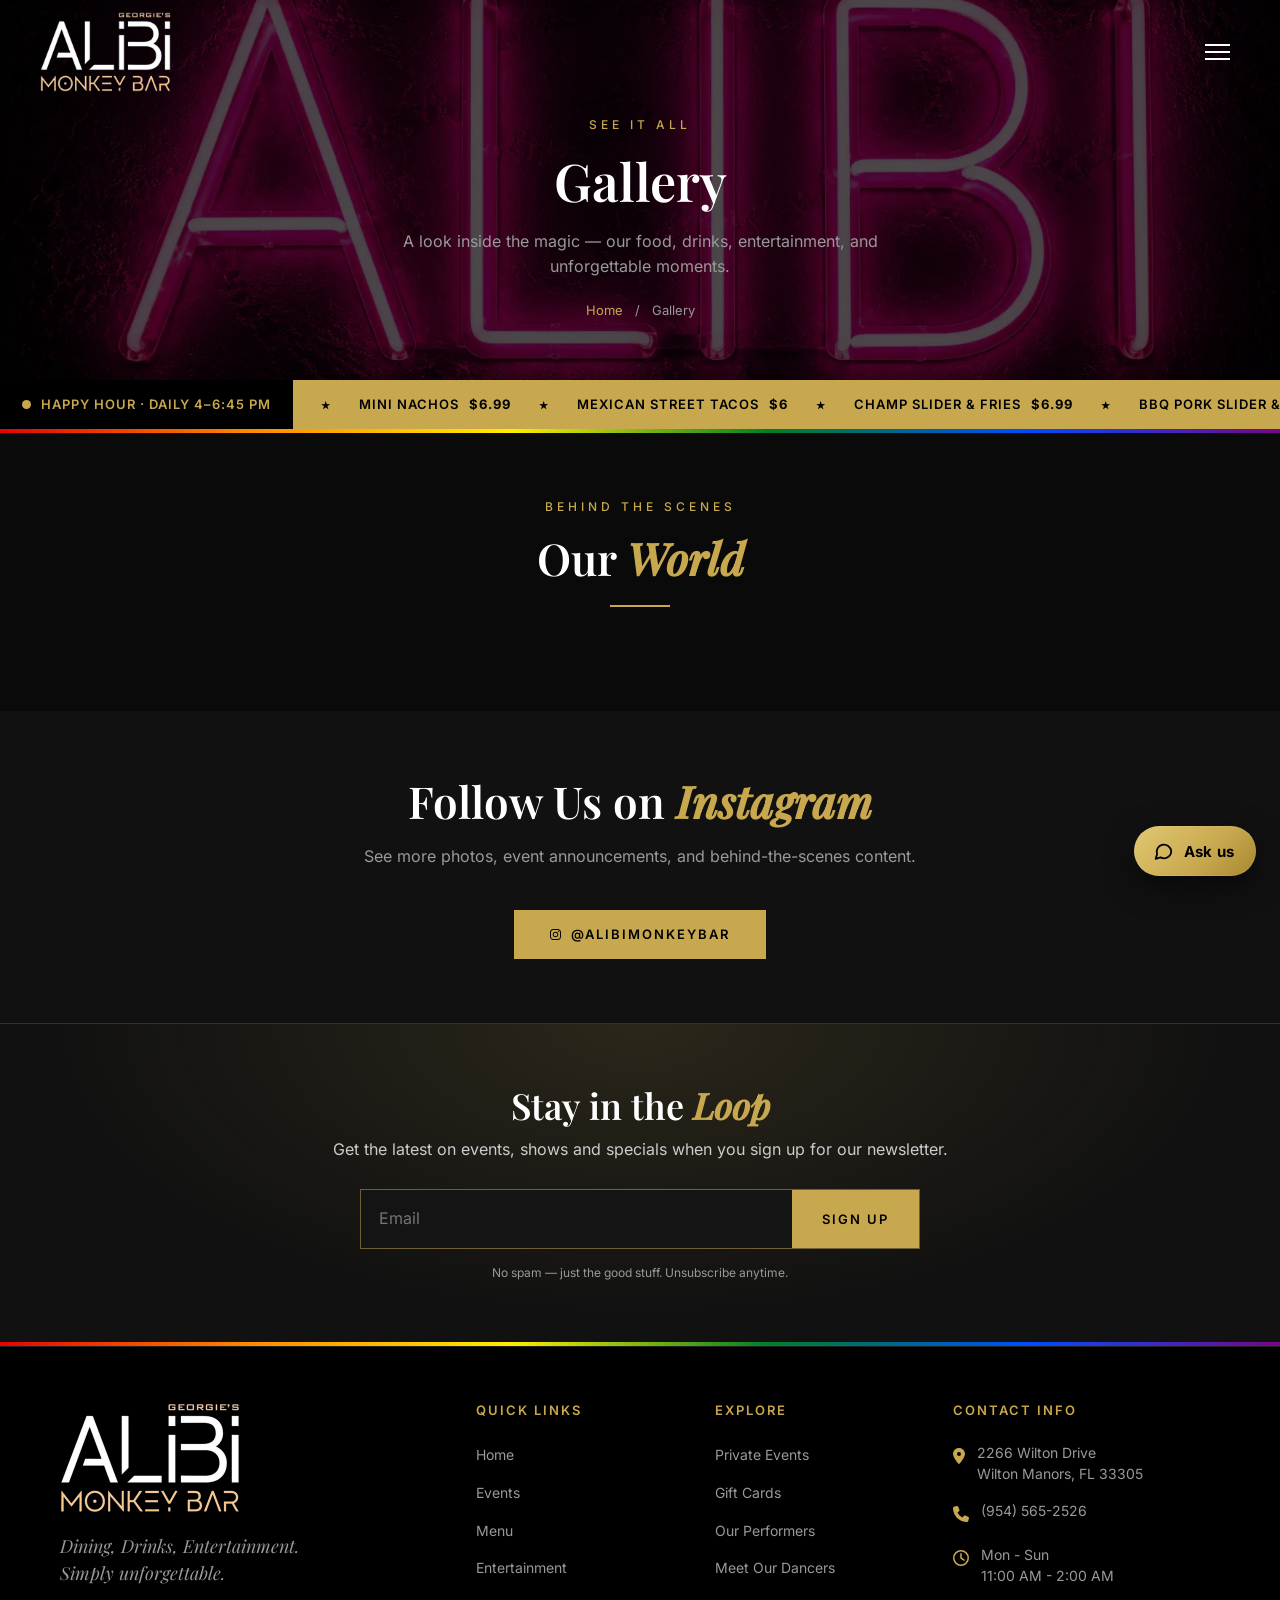
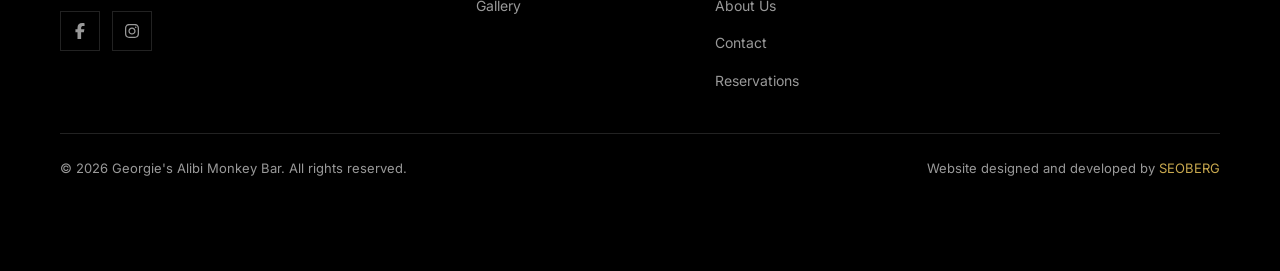
<file: gallery.html>
<!DOCTYPE html>
<html lang="en">
<head>
  <meta charset="UTF-8">
  <meta name="viewport" content="width=device-width, initial-scale=1.0">
  <title>Gallery | Alibi Monkey Bar</title>
  <meta name="description" content="Browse photos of our venue, events, food, cocktails, and entertainment at Alibi Monkey Bar.">
  <meta name="theme-color" content="#0A0A0A">
  <link rel="icon" type="image/png" sizes="32x32" href="images/favicon-32.png">
  <link rel="apple-touch-icon" href="images/apple-touch-icon.png">
  <link rel="preload" href="fonts/inter-latin.woff2" as="font" type="font/woff2" crossorigin>
  <link rel="preload" href="fonts/playfair-display-latin.woff2" as="font" type="font/woff2" crossorigin>
  <link rel="preload" href="images/site/neon-alibi-sign-1600.webp" as="image" fetchpriority="high">
  <link rel="stylesheet" href="css/style.css?v=20261104f">
</head>
<body>

  <header class="header">
    <div class="header-inner">
      <a href="./" class="logo"><img src="images/logo.webp" alt="Georgie's Alibi Monkey Bar" width="360" height="220"></a>
      <nav class="nav">
        <a href="./">Home</a><a href="events.html">Events</a><a href="menu.html">Menu</a>
        <a href="entertainment.html">Entertainment</a><a href="performers.html">Performers</a><a href="dancers.html">Dancers</a><a href="gallery.html" class="active">Gallery</a>
        <a href="private-events.html">Private Events</a><a href="gift-cards.html">Gift Cards</a><a href="about.html">About</a><a href="contact.html">Contact</a>
      </nav>
      <a href="contact.html#reserve" class="btn-reserve">Reserve A Table</a>
      <button class="menu-toggle" aria-label="Open menu"><span></span><span></span><span></span></button>
    </div>
  </header>
  <div class="mobile-nav"><button class="mobile-nav-close" aria-label="Close menu">&times;</button><a href="./">Home</a><a href="events.html">Events</a><a href="menu.html">Menu</a><a href="entertainment.html">Entertainment</a><a href="performers.html">Performers</a><a href="dancers.html">Dancers</a><a href="gallery.html">Gallery</a><a href="private-events.html">Private Events</a><a href="gift-cards.html">Gift Cards</a><a href="about.html">About</a><a href="contact.html">Contact</a></div>

  <section class="page-banner">
    <div class="page-banner-bg" style="background-image: url('images/site/neon-alibi-sign-1600.webp');"></div>
    <div class="page-banner-content">
      <span class="section-label">See It All</span>
      <h1>Gallery</h1>
      <p>A look inside the magic — our food, drinks, entertainment, and unforgettable moments.</p>
      <div class="breadcrumb"><a href="./">Home</a> <span>/</span> <span>Gallery</span></div>
    </div>
  </section>

  <!-- HAPPY HOUR TICKER (details from the Square site's Happy Hour Menu page) -->
  <a class="hh-ticker" href="menu.html#happy-hour" aria-label="Happy Hour every day 4 to 6:45 PM. See the Happy Hour menu.">
    <span class="hh-ticker-label">
      <span class="hh-ticker-dot"></span>
      <span data-hh-status data-hh-idle="Happy Hour &middot; Daily 4&ndash;6:45 PM">Happy Hour &middot; Daily 4&ndash;6:45 PM</span>
    </span>
    <span class="hh-ticker-track" aria-hidden="true">
      <span class="hh-ticker-items">
        <span>Mini Nachos <b>$6.99</b></span>
        <span>Mexican Street Tacos <b>$6</b></span>
        <span>Champ Slider &amp; Fries <b>$6.99</b></span>
        <span>BBQ Pork Slider &amp; Fries <b>$6.99</b></span>
        <span>4 oz. Burger &amp; Fries <b>$6.99</b></span>
        <span>Bacon Cheese Dog &amp; Fries <b>$6.99</b></span>
        <span>Wings (5) <b>$6.99</b></span>
        <span>Chicken Quesadilla <b>$11.99</b></span>
        <span>Sides from <b>$3</b></span>
        <span class="hh-ticker-cta">See the Happy Hour menu &rarr;</span>
      </span>
    </span>
  </a>
  <div class="pride-divider"></div>

  <!-- GALLERY -->
  <section class="section">
    <div class="container-wide">
      <div class="section-header">
        <span class="section-label">Behind The Scenes</span>
        <h2 class="section-title">Our <em>World</em></h2>
        <div class="gold-line"></div>
      </div>

      <!-- Instagram feed (Elfsight) — newest first. js/instagram-more.js shows the first
           20 posts, then 8 more per "See More Posts" click (data-ig-first / data-ig-step).
           Needs an Elfsight Instagram Feed widget set to Layout: Grid with "Load More" on. -->
      <div class="instagram-feed" data-ig-paged data-ig-first="20" data-ig-step="8">
        <div class="elfsight-app-f1284aae-14c4-406d-a843-ef1a9db4b3b8"></div>
      </div>
      <div class="ig-more">
        <button type="button" class="btn-outline" data-ig-more hidden>See More Posts</button>
      </div>
    </div>
  </section>

  <!-- FOLLOW CTA -->
  <section class="section section-dark">
    <div class="container" style="text-align:center;">
      <h2 class="section-title">Follow Us on <em>Instagram</em></h2>
      <p class="section-desc">See more photos, event announcements, and behind-the-scenes content.</p>
      <div style="margin-top:40px;">
        <a href="https://www.instagram.com/alibimonkeybar/" target="_blank" rel="noopener" class="btn-primary"><i class="fab fa-instagram"></i>&nbsp; @alibimonkeybar</a>
      </div>
    </div>
  </section>

  <!-- NEWSLETTER (like "Stay in the Loop" on the Square site) — posts to api/subscribe.php -->
  <section class="newsletter">
    <div class="container">
      <h2>Stay in the <em>Loop</em></h2>
      <p>Get the latest on events, shows and specials when you sign up for our newsletter.</p>
      <form class="newsletter-form" method="post" action="#" data-endpoint="api/subscribe.php" data-success="You're on the list! Watch your inbox for our next update." novalidate>
        <label class="sr-only" for="nl-email-gallery">Email address</label>
        <input id="nl-email-gallery" type="email" name="email" placeholder="Email" autocomplete="email" required>
        <input class="hp-field" type="text" name="website" tabindex="-1" autocomplete="off" aria-hidden="true">
        <button type="submit">Sign Up</button>
      </form>
      <p class="form-status" role="status" aria-live="polite" hidden></p>
      <p class="newsletter-note">No spam &mdash; just the good stuff. Unsubscribe anytime.</p>
    </div>
  </section>

  <div class="pride-divider"></div>
  <footer class="footer">
    <div class="container">
      <div class="footer-grid">
        <div class="footer-brand"><a href="./" class="logo"><img loading="lazy" decoding="async" src="images/logo.webp" alt="Georgie's Alibi Monkey Bar" width="360" height="220"></a><p class="footer-tagline">Dining, Drinks, Entertainment.<br>Simply unforgettable.</p><div class="footer-social"><a href="https://www.facebook.com/alibi.wiltonmanors/" target="_blank" rel="noopener" aria-label="Facebook"><i class="fab fa-facebook-f"></i></a><a href="https://www.instagram.com/alibimonkeybar/" target="_blank" rel="noopener" aria-label="Instagram"><i class="fab fa-instagram"></i></a></div></div>
        <div class="footer-col"><h4>Quick Links</h4><ul class="footer-links"><li><a href="./">Home</a></li><li><a href="events.html">Events</a></li><li><a href="menu.html">Menu</a></li><li><a href="entertainment.html">Entertainment</a></li><li><a href="gallery.html">Gallery</a></li></ul></div>
        <div class="footer-col"><h4>Explore</h4><ul class="footer-links"><li><a href="private-events.html">Private Events</a></li><li><a href="gift-cards.html">Gift Cards</a></li><li><a href="performers.html">Our Performers</a></li><li><a href="dancers.html">Meet Our Dancers</a></li><li><a href="about.html">About Us</a></li><li><a href="contact.html">Contact</a></li><li><a href="contact.html#reserve">Reservations</a></li></ul></div>
        <div class="footer-col"><h4>Contact Info</h4><div class="footer-contact-item"><span class="icon"><i class="fas fa-map-marker-alt"></i></span><p>2266 Wilton Drive<br>Wilton Manors, FL 33305</p></div><div class="footer-contact-item"><span class="icon"><i class="fas fa-phone"></i></span><a href="tel:+19545652526">(954) 565-2526</a></div><div class="footer-contact-item"><span class="icon"><i class="far fa-clock"></i></span><p>Mon - Sun<br>11:00 AM - 2:00 AM</p></div></div>
      </div>
      <div class="footer-bottom"><p>&copy; 2026 Georgie's Alibi Monkey Bar. All rights reserved.</p><p class="footer-credit">Website designed and developed by <a href="https://seoberg.com" target="_blank" rel="noopener">SEOBERG</a></p></div>
    </div>
  </footer>

  <div class="mobile-cta-bar">
    <a href="tel:+19545652526" class="cta-call"><i class="fas fa-phone"></i> Call Now</a>
    <a href="contact.html#reserve" class="cta-reserve">Reserve A Table</a>
  </div>
  <script src="js/main.js?v=20260925"></script>
  <script src="js/elfsight-badge.js?v=20260925"></script>
  <script src="js/instagram-more.js?v=20260925"></script>
  <script src="js/chat.js?v=20261016b"></script>
</body>
</html>
</file>
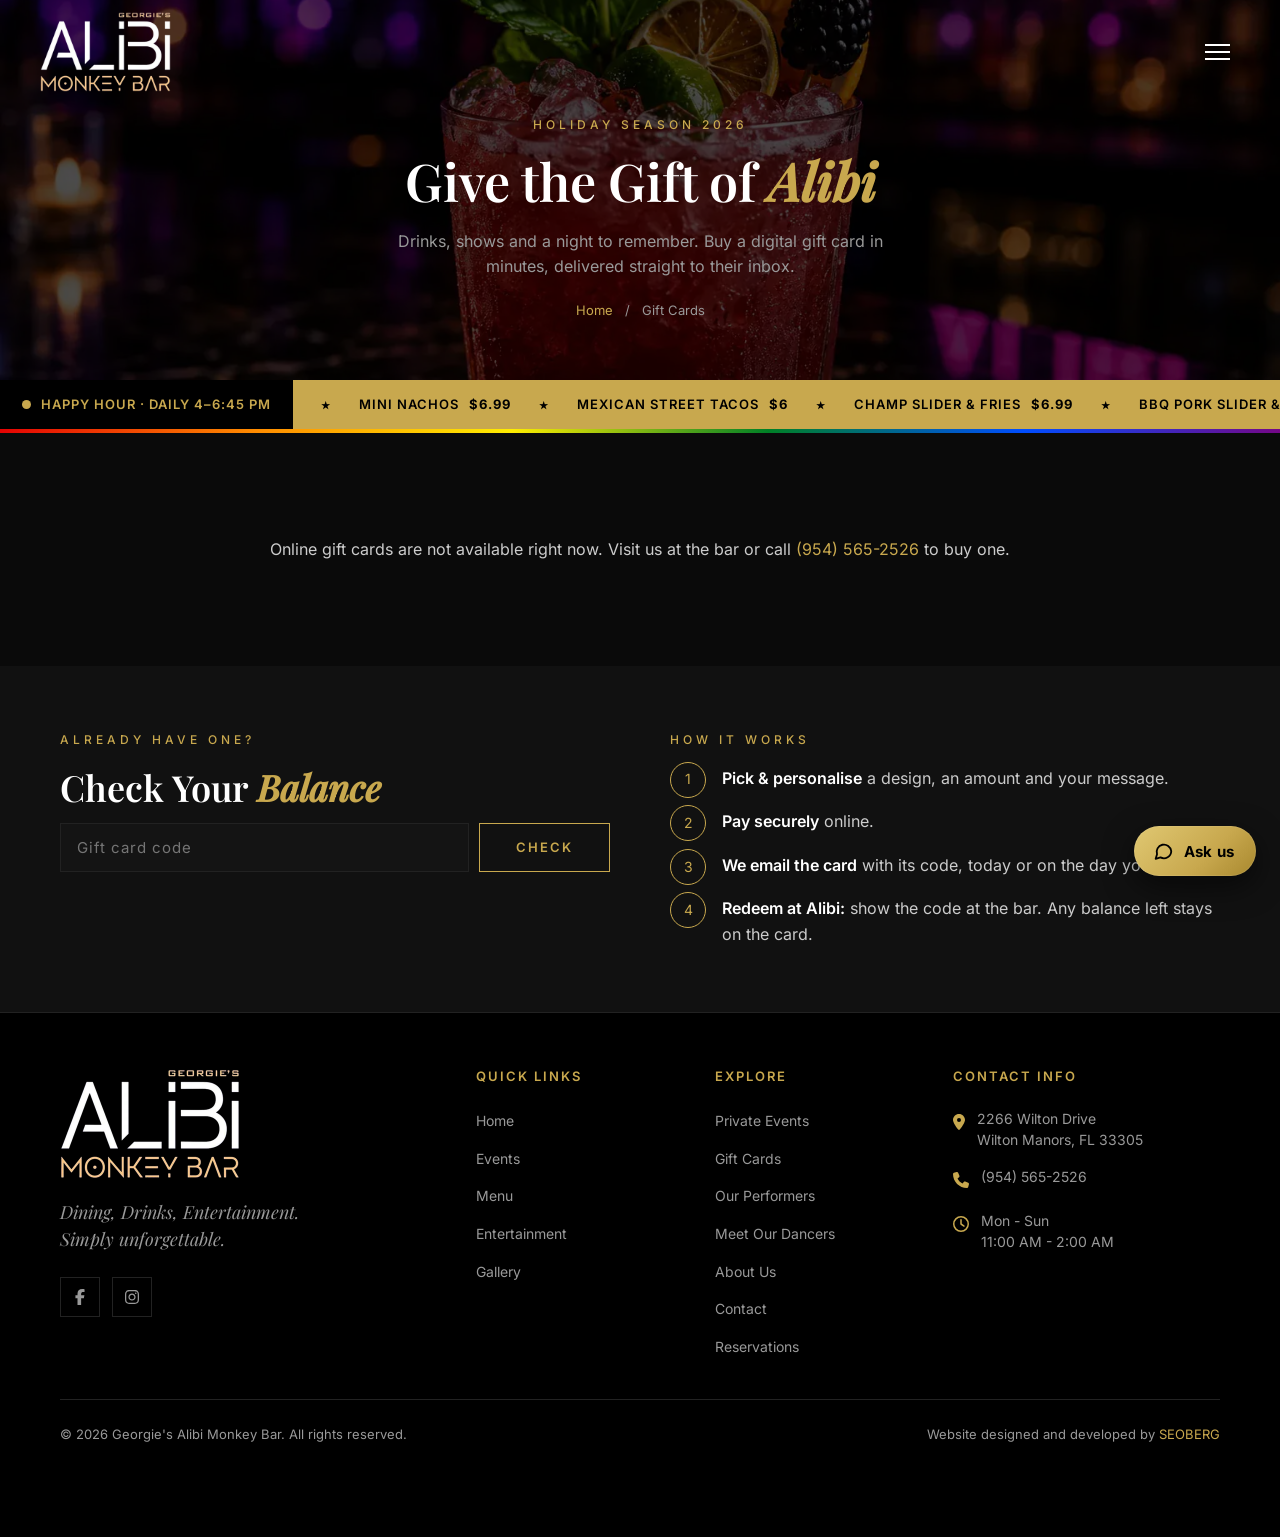
<file: gift-cards.html>
<!DOCTYPE html>
<html lang="en">
<head>
  <meta charset="UTF-8">
  <meta name="viewport" content="width=device-width, initial-scale=1.0">
  <title>Gift Cards | Alibi Monkey Bar</title>
  <meta name="description" content="Give the gift of Alibi. Buy a digital gift card for Georgie's Alibi Monkey Bar in Wilton Manors, delivered by email today or on the day you choose.">
  <meta name="theme-color" content="#0A0A0A">
  <link rel="icon" type="image/png" sizes="32x32" href="images/favicon-32.png">
  <link rel="apple-touch-icon" href="images/apple-touch-icon.png">
  <link rel="preload" href="fonts/inter-latin.woff2" as="font" type="font/woff2" crossorigin>
  <link rel="preload" href="fonts/playfair-display-latin.woff2" as="font" type="font/woff2" crossorigin>
  <link rel="preload" href="images/site/cocktail-photo-1600.webp" as="image" fetchpriority="high">
  <link rel="stylesheet" href="css/style.css?v=20261104f">
</head>
<body>

  <header class="header">
    <div class="header-inner">
      <a href="./" class="logo"><img src="images/logo.webp" alt="Georgie's Alibi Monkey Bar" width="360" height="220"></a>
      <nav class="nav">
        <a href="./">Home</a><a href="events.html">Events</a><a href="menu.html">Menu</a>
        <a href="entertainment.html">Entertainment</a><a href="performers.html">Performers</a><a href="dancers.html">Dancers</a><a href="gallery.html">Gallery</a>
        <a href="private-events.html">Private Events</a><a href="gift-cards.html" class="active">Gift Cards</a><a href="about.html">About</a><a href="contact.html">Contact</a>
      </nav>
      <a href="contact.html#reserve" class="btn-reserve">Reserve A Table</a>
      <button class="menu-toggle" aria-label="Open menu"><span></span><span></span><span></span></button>
    </div>
  </header>
  <div class="mobile-nav"><button class="mobile-nav-close" aria-label="Close menu">&times;</button><a href="./">Home</a><a href="events.html">Events</a><a href="menu.html">Menu</a><a href="entertainment.html">Entertainment</a><a href="performers.html">Performers</a><a href="dancers.html">Dancers</a><a href="gallery.html">Gallery</a><a href="private-events.html">Private Events</a><a href="gift-cards.html">Gift Cards</a><a href="about.html">About</a><a href="contact.html">Contact</a></div>

  <section class="page-banner">
    <div class="page-banner-bg" style="background-image: url('images/site/cocktail-photo-1600.webp');"></div>
    <div class="page-banner-content">
      <span class="section-label">Holiday Season 2026</span>
      <h1>Give the Gift of <em>Alibi</em></h1>
      <p>Drinks, shows and a night to remember. Buy a digital gift card in minutes, delivered straight to their inbox.</p>
      <div class="breadcrumb"><a href="./">Home</a> <span>/</span> <span>Gift Cards</span></div>
    </div>
  </section>

  <!-- HAPPY HOUR TICKER (details from the Square site's Happy Hour Menu page) -->
  <a class="hh-ticker" href="menu.html#happy-hour" aria-label="Happy Hour every day 4 to 6:45 PM. See the Happy Hour menu.">
    <span class="hh-ticker-label">
      <span class="hh-ticker-dot"></span>
      <span data-hh-status data-hh-idle="Happy Hour &middot; Daily 4&ndash;6:45 PM">Happy Hour &middot; Daily 4&ndash;6:45 PM</span>
    </span>
    <span class="hh-ticker-track" aria-hidden="true">
      <span class="hh-ticker-items">
        <span>Mini Nachos <b>$6.99</b></span>
        <span>Mexican Street Tacos <b>$6</b></span>
        <span>Champ Slider &amp; Fries <b>$6.99</b></span>
        <span>BBQ Pork Slider &amp; Fries <b>$6.99</b></span>
        <span>4 oz. Burger &amp; Fries <b>$6.99</b></span>
        <span>Bacon Cheese Dog &amp; Fries <b>$6.99</b></span>
        <span>Wings (5) <b>$6.99</b></span>
        <span>Chicken Quesadilla <b>$11.99</b></span>
        <span>Sides from <b>$3</b></span>
        <span class="hh-ticker-cta">See the Happy Hour menu &rarr;</span>
      </span>
    </span>
  </a>
  <div class="pride-divider"></div>

  <!-- GIFT CARDS (built by js/gift-cards.js from api/gift-cards.php; designs and amounts are set in Admin → Gift cards) -->
  <section class="section gc-section" id="buy">
    <div class="container">
      <div class="gc-view" id="gc-view" hidden></div>

      <div class="gc-shop" id="gc-shop">
        <noscript><p class="gc-note">Please turn on JavaScript to buy a gift card online, or call us at <a href="tel:+19545652526">(954) 565-2526</a>.</p></noscript>
        <p class="gc-note" id="gc-unavailable" hidden>Online gift cards are not available right now. Visit us at the bar or call <a href="tel:+19545652526">(954) 565-2526</a> to buy one.</p>

        <form class="gc-grid" id="gc-form" novalidate hidden>
          <div class="gc-steps">
            <div class="gc-step">
              <h2 class="gc-step-title"><span class="gc-num">1</span>Choose a Design</h2>
              <p class="gc-step-sub">Pick the card your recipient will see.</p>
              <div class="gc-designs" id="gc-designs" role="radiogroup" aria-label="Gift card design"></div>
              <div class="gc-custom" id="gc-custom" hidden>
                <div class="form-row">
                  <div class="form-group">
                    <label for="gc-photo">Your picture <span class="gc-opt">(optional)</span></label>
                    <input type="file" id="gc-photo" accept="image/jpeg,image/png,image/webp">
                    <small class="gc-hint">JPG, PNG or WebP. We crop it to fit the card.</small>
                  </div>
                  <div class="form-group">
                    <label for="gc-title">Words on the card</label>
                    <input type="text" id="gc-title" maxlength="40" placeholder="Happy Birthday, Jordan!">
                  </div>
                </div>
              </div>
            </div>

            <div class="gc-step">
              <h2 class="gc-step-title"><span class="gc-num">2</span>Choose an Amount</h2>
              <p class="gc-step-sub" id="gc-amount-sub">Pick an amount.</p>
              <div class="gc-amounts" id="gc-amounts" role="radiogroup" aria-label="Amount"></div>
              <div class="form-group gc-custom-amount" id="gc-custom-amount" hidden>
                <label for="gc-amount-input">Custom amount</label>
                <div class="gc-dollar"><span>$</span><input type="text" id="gc-amount-input" inputmode="numeric" placeholder="75"></div>
              </div>
            </div>

            <div class="gc-step">
              <h2 class="gc-step-title"><span class="gc-num">3</span>Who's It For?</h2>
              <div class="gc-toggle" role="radiogroup" aria-label="Who the card is for">
                <button type="button" role="radio" aria-checked="true" data-for="someone">Send to someone</button>
                <button type="button" role="radio" aria-checked="false" data-for="me">It's for me</button>
              </div>
              <div class="gc-recipient" id="gc-recipient">
                <div class="form-row">
                  <div class="form-group"><label for="gc-to-name">Recipient name</label><input type="text" id="gc-to-name" maxlength="80" autocomplete="off"></div>
                  <div class="form-group"><label for="gc-to-email">Recipient email</label><input type="email" id="gc-to-email" maxlength="120" autocomplete="off"></div>
                </div>
                <div class="form-group"><label for="gc-message">Personal message <span class="gc-opt">(optional)</span></label><textarea id="gc-message" maxlength="300" rows="3" placeholder="Happy holidays! First round's on me."></textarea></div>
                <div class="form-group gc-date"><label for="gc-date">Send on</label><input type="date" id="gc-date"><small class="gc-hint">Leave as today to send it now, or pick a day (like Christmas morning).</small></div>
              </div>
            </div>

            <div class="gc-step">
              <h2 class="gc-step-title"><span class="gc-num">4</span>Your Details</h2>
              <div class="form-row">
                <div class="form-group"><label for="gc-from-name">Your name</label><input type="text" id="gc-from-name" maxlength="80" autocomplete="name"></div>
                <div class="form-group"><label for="gc-from-email">Your email (for the receipt)</label><input type="email" id="gc-from-email" maxlength="120" autocomplete="email"></div>
              </div>
              <div class="form-group" id="gc-phone-wrap"><label for="gc-from-phone">Your phone</label><input type="tel" id="gc-from-phone" maxlength="20" autocomplete="tel"></div>
            </div>
          </div>

          <aside class="gc-side">
            <div class="gc-summary">
              <h3>Your Gift Card</h3>
              <div class="gc-card gc-card-lg" id="gc-preview"></div>
              <dl class="gc-lines" id="gc-lines"></dl>
              <div id="gc-pay-square" hidden>
                <div id="gc-card-field" class="gc-card-field"></div>
              </div>
              <p class="gc-pay-note" id="gc-pay-request" hidden>We'll call you to take payment, then email the card. Nothing is charged online.</p>
              <p class="gc-error" id="gc-error" role="alert" hidden></p>
              <button type="submit" class="btn-primary gc-buy" id="gc-buy">Buy Gift Card</button>
              <p class="gc-secure" id="gc-secure" hidden>Payments processed securely by Square. Card details never touch our server.</p>
            </div>
          </aside>
        </form>
      </div>
    </div>
  </section>

  <section class="section section-dark gc-extras">
    <div class="container">
      <div class="gc-extras-grid">
        <div class="gc-balance">
          <span class="section-label">Already Have One?</span>
          <h2 class="section-title">Check Your <em>Balance</em></h2>
          <form id="gc-balance-form" class="gc-balance-form" novalidate>
            <label for="gc-balance-code" class="sr-only">Gift card code</label>
            <input type="text" id="gc-balance-code" inputmode="numeric" autocomplete="off" placeholder="Gift card code">
            <button type="submit" class="btn-outline">Check</button>
          </form>
          <p class="gc-balance-out" id="gc-balance-out" role="status"></p>
        </div>
        <div class="gc-how">
          <span class="section-label">How It Works</span>
          <ol>
            <li><b>Pick &amp; personalise</b> a design, an amount and your message.</li>
            <li><b>Pay securely</b> online.</li>
            <li><b>We email the card</b> with its code, today or on the day you choose.</li>
            <li><b>Redeem at Alibi:</b> show the code at the bar. Any balance left stays on the card.</li>
          </ol>
        </div>
      </div>
    </div>
  </section>

  <footer class="footer">
    <div class="container">
      <div class="footer-grid">
        <div class="footer-brand"><a href="./" class="logo"><img loading="lazy" decoding="async" src="images/logo.webp" alt="Georgie's Alibi Monkey Bar" width="360" height="220"></a><p class="footer-tagline">Dining, Drinks, Entertainment.<br>Simply unforgettable.</p><div class="footer-social"><a href="https://www.facebook.com/alibi.wiltonmanors/" target="_blank" rel="noopener" aria-label="Facebook"><i class="fab fa-facebook-f"></i></a><a href="https://www.instagram.com/alibimonkeybar/" target="_blank" rel="noopener" aria-label="Instagram"><i class="fab fa-instagram"></i></a></div></div>
        <div class="footer-col"><h4>Quick Links</h4><ul class="footer-links"><li><a href="./">Home</a></li><li><a href="events.html">Events</a></li><li><a href="menu.html">Menu</a></li><li><a href="entertainment.html">Entertainment</a></li><li><a href="gallery.html">Gallery</a></li></ul></div>
        <div class="footer-col"><h4>Explore</h4><ul class="footer-links"><li><a href="private-events.html">Private Events</a></li><li><a href="gift-cards.html">Gift Cards</a></li><li><a href="performers.html">Our Performers</a></li><li><a href="dancers.html">Meet Our Dancers</a></li><li><a href="about.html">About Us</a></li><li><a href="contact.html">Contact</a></li><li><a href="contact.html#reserve">Reservations</a></li></ul></div>
        <div class="footer-col"><h4>Contact Info</h4><div class="footer-contact-item"><span class="icon"><i class="fas fa-map-marker-alt"></i></span><p>2266 Wilton Drive<br>Wilton Manors, FL 33305</p></div><div class="footer-contact-item"><span class="icon"><i class="fas fa-phone"></i></span><a href="tel:+19545652526">(954) 565-2526</a></div><div class="footer-contact-item"><span class="icon"><i class="far fa-clock"></i></span><p>Mon - Sun<br>11:00 AM - 2:00 AM</p></div></div>
      </div>
      <div class="footer-bottom"><p>&copy; 2026 Georgie's Alibi Monkey Bar. All rights reserved.</p><p class="footer-credit">Website designed and developed by <a href="https://seoberg.com" target="_blank" rel="noopener">SEOBERG</a></p></div>
    </div>
  </footer>
  <div class="mobile-cta-bar">
    <a href="tel:+19545652526" class="cta-call"><i class="fas fa-phone"></i> Call Now</a>
    <a href="contact.html#reserve" class="cta-reserve">Reserve A Table</a>
  </div>
  <script src="js/main.js?v=20260925"></script>
  <script src="js/chat.js?v=20261016b"></script>
  <script src="js/gift-cards.js?v=20261103"></script>
</body>
</html>
</file>
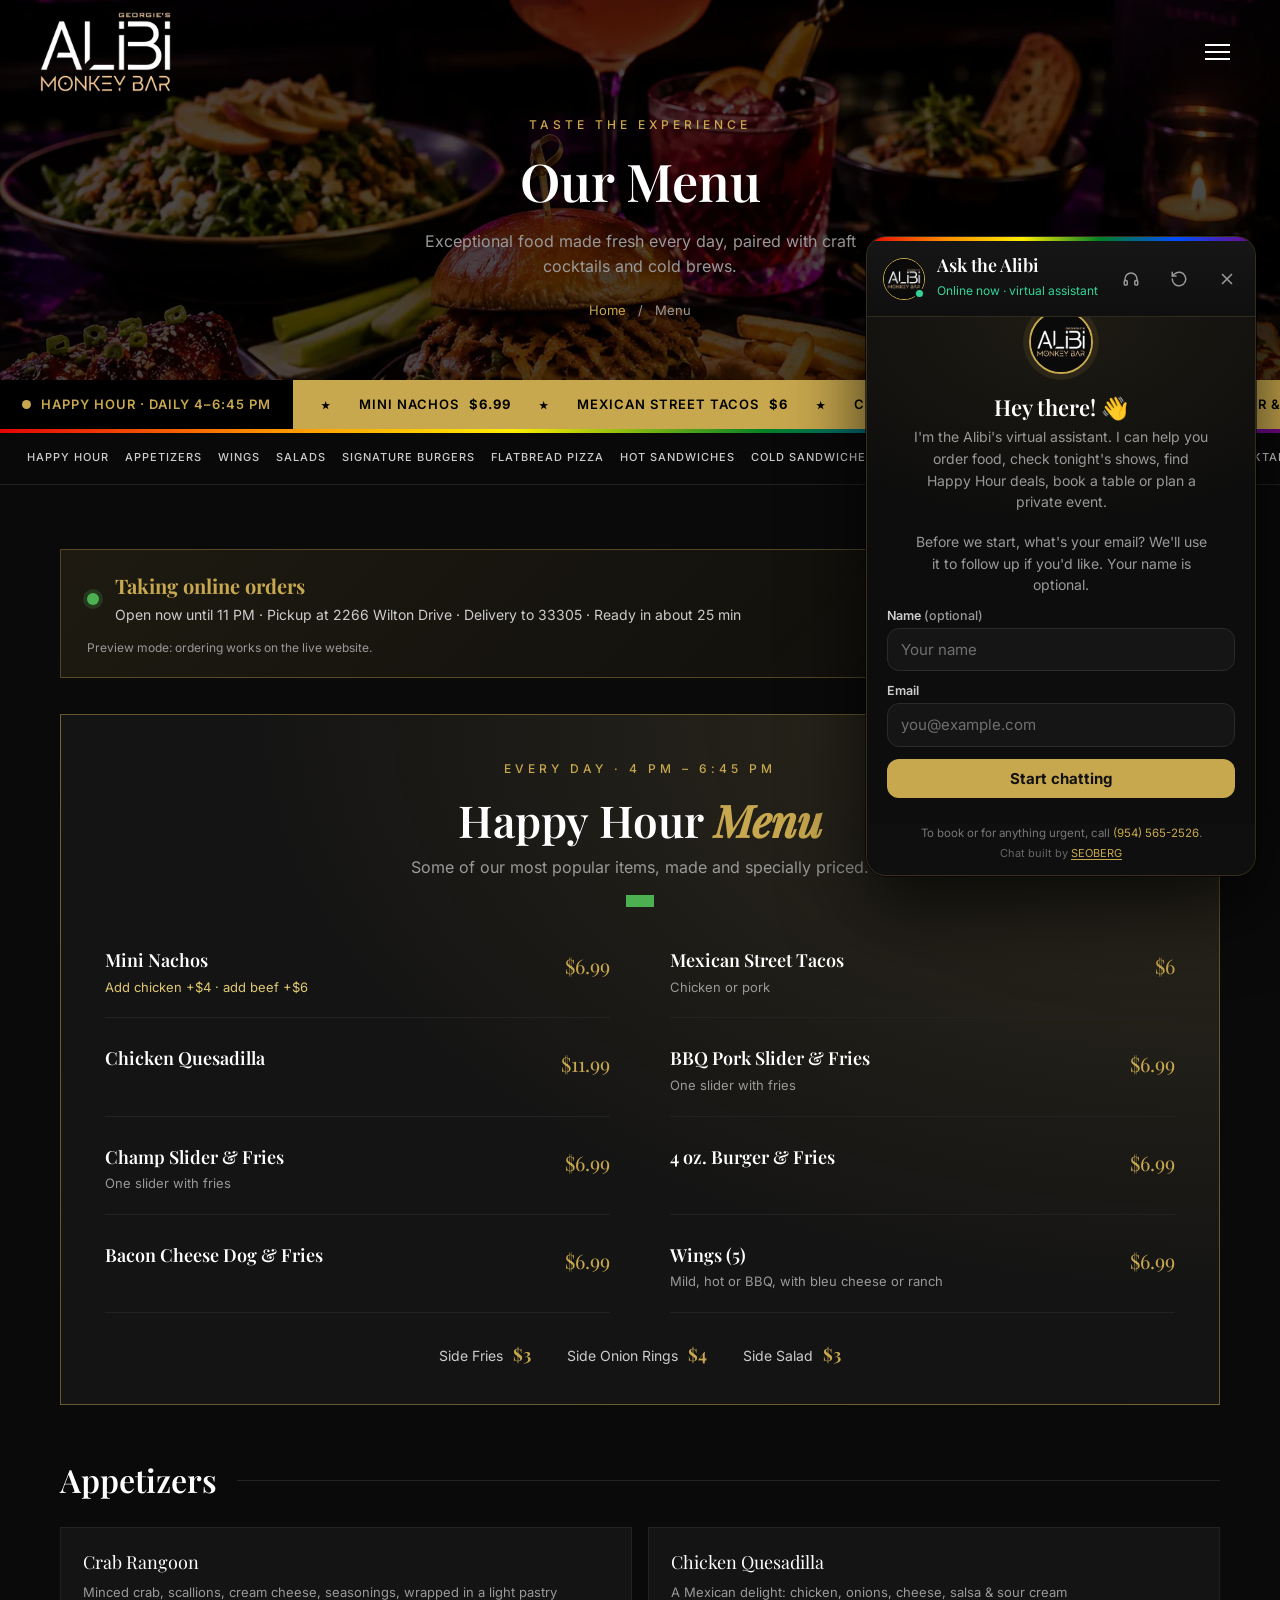
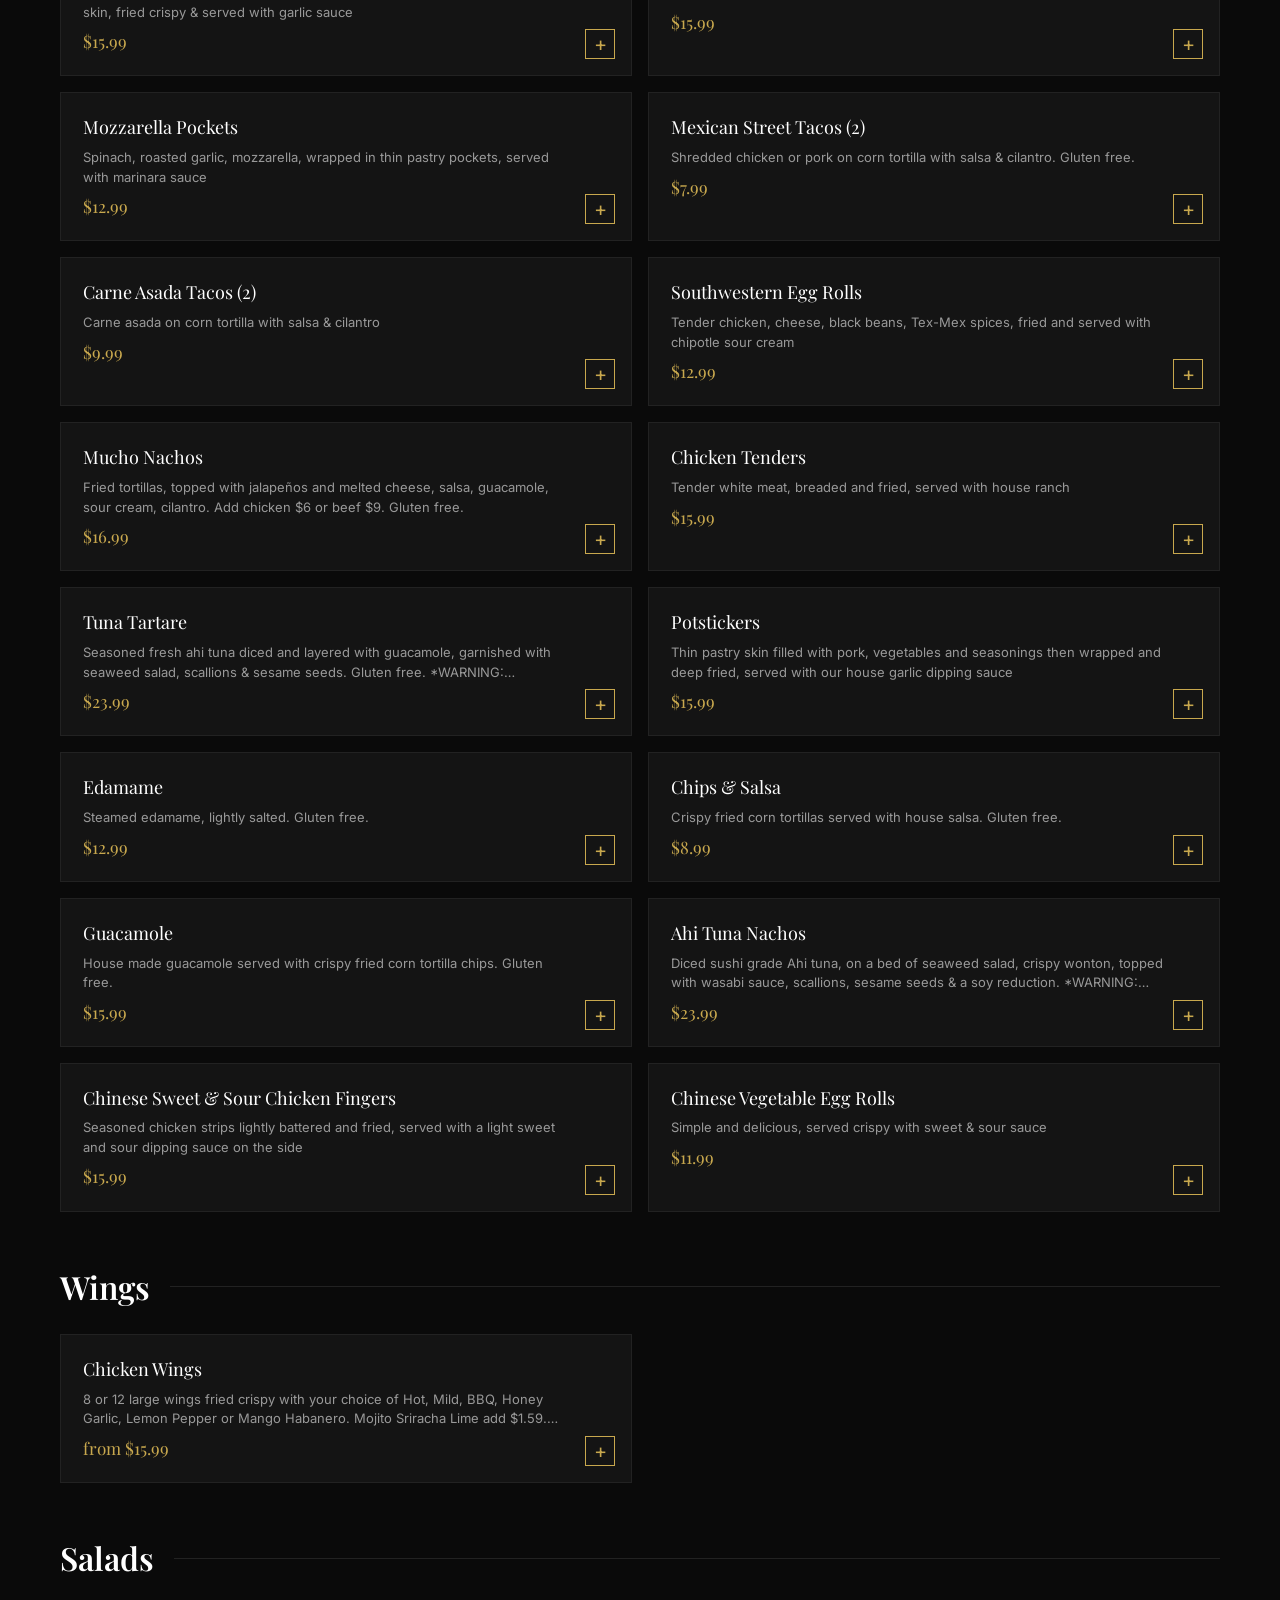
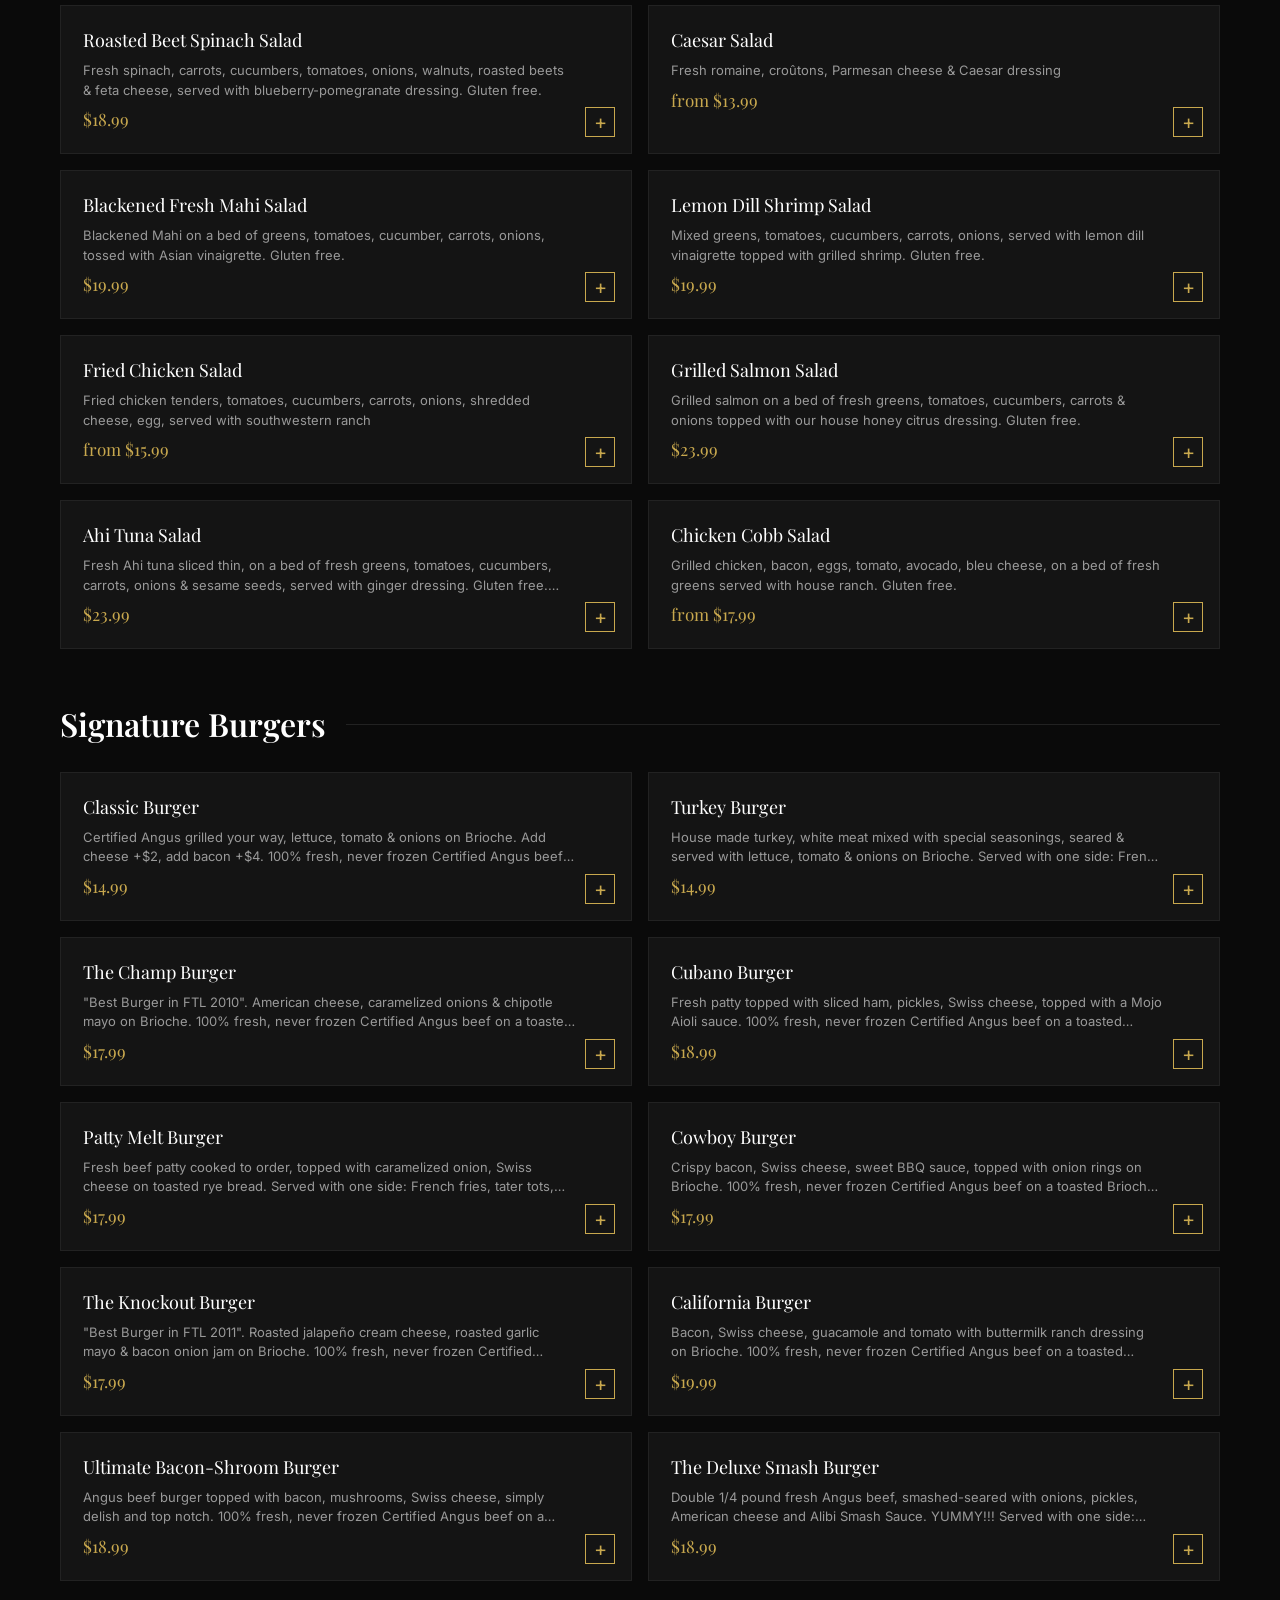
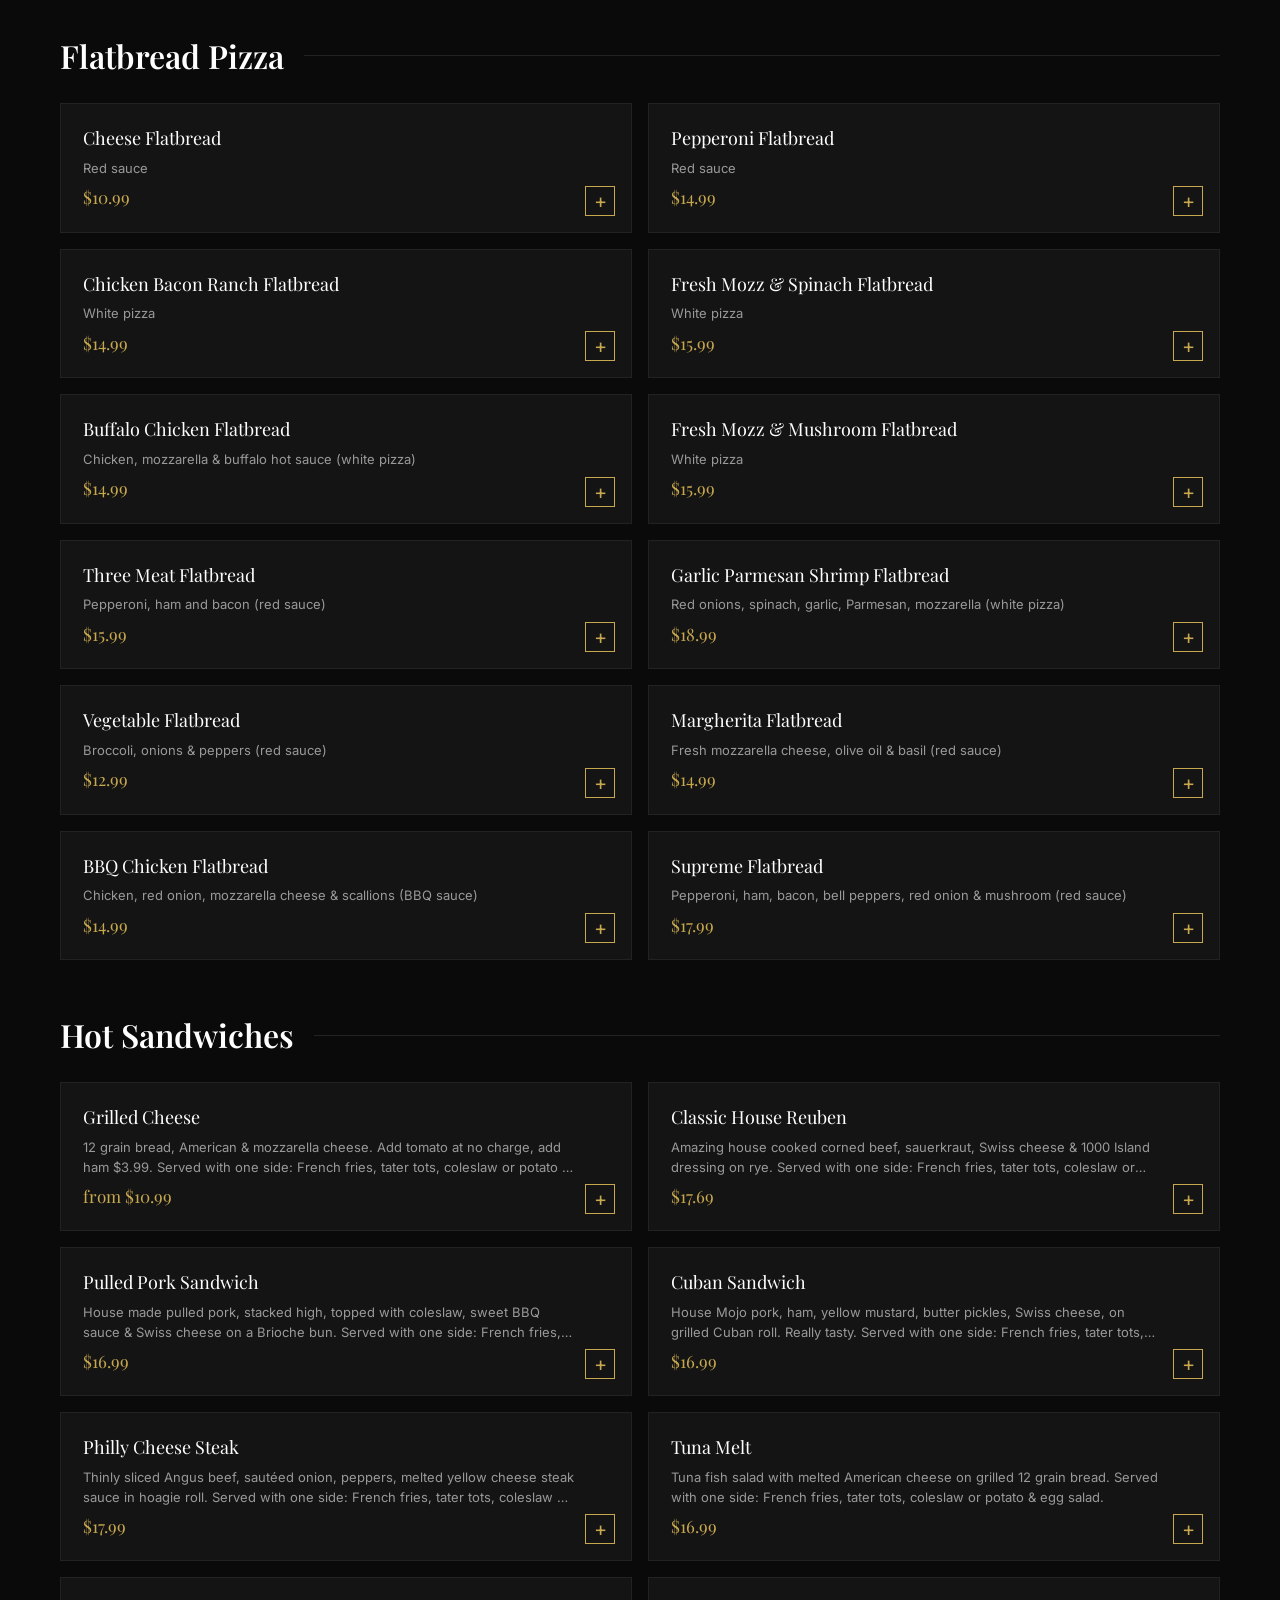
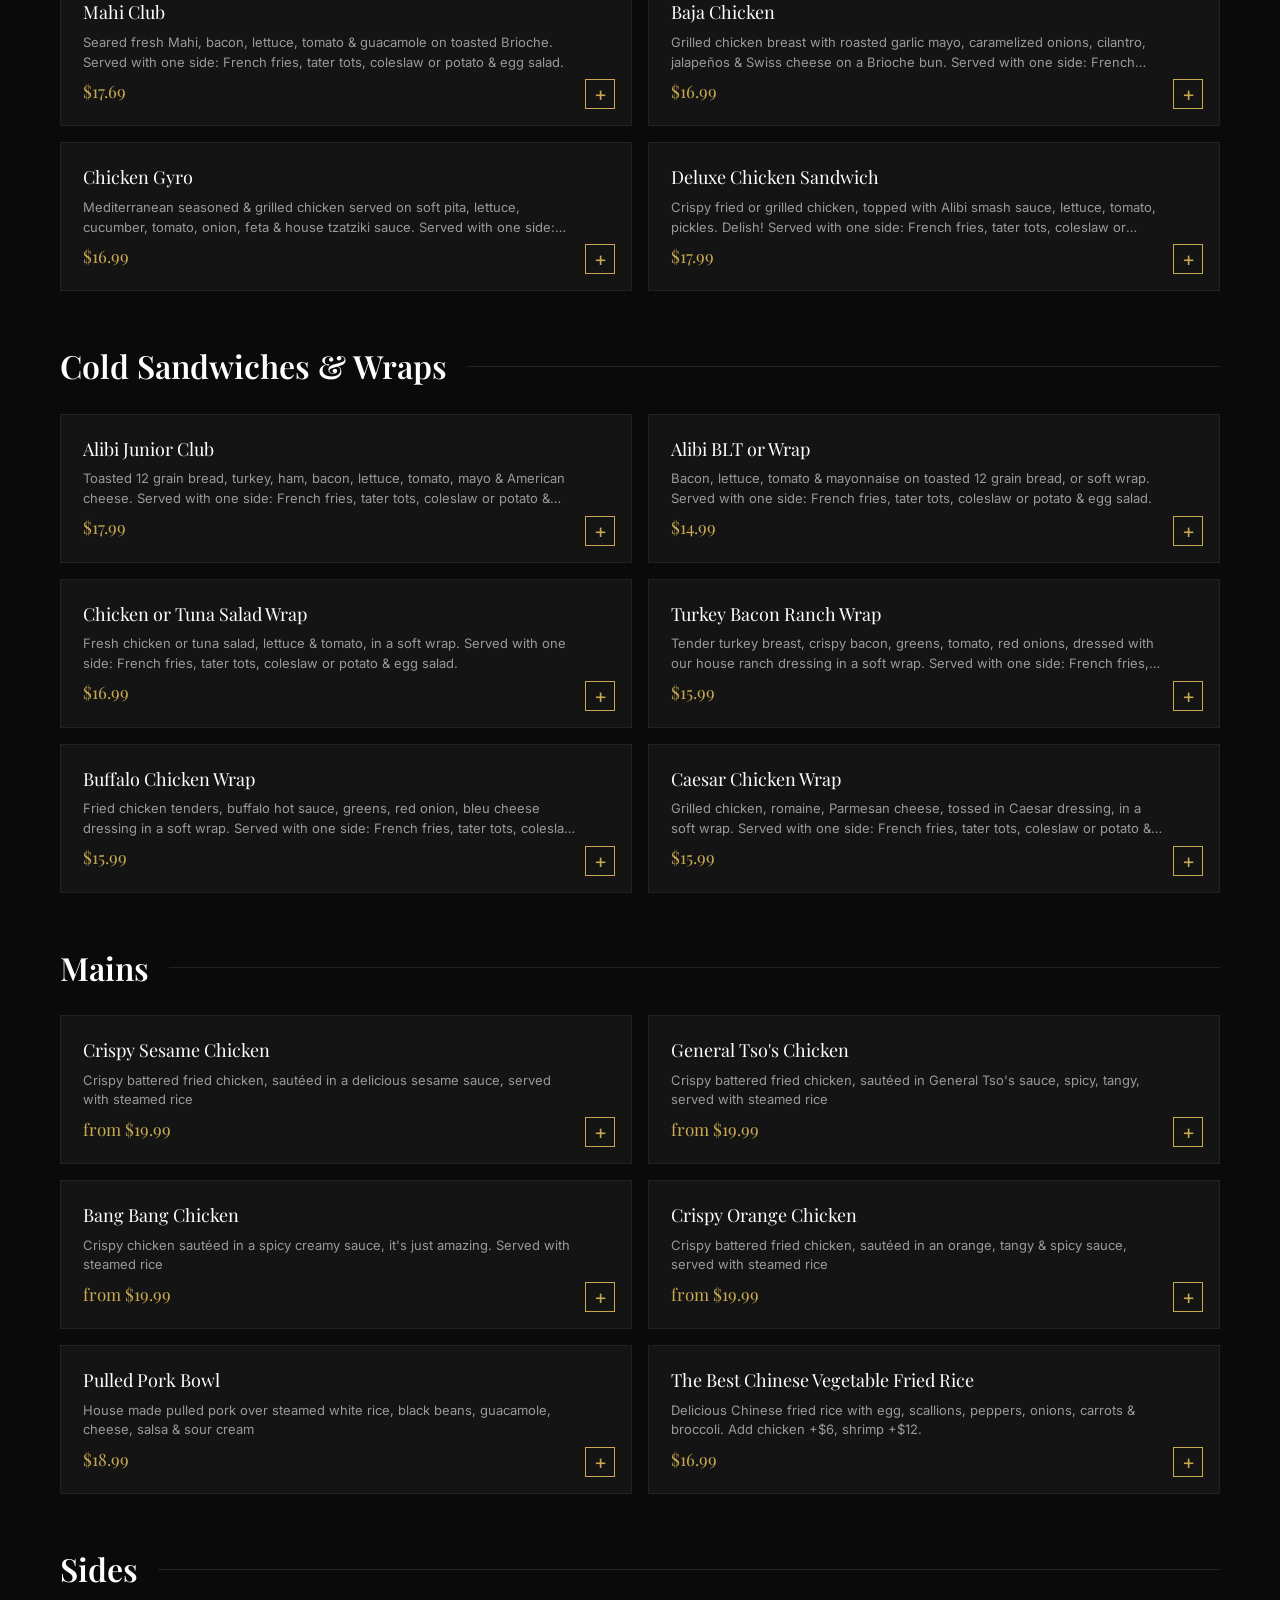
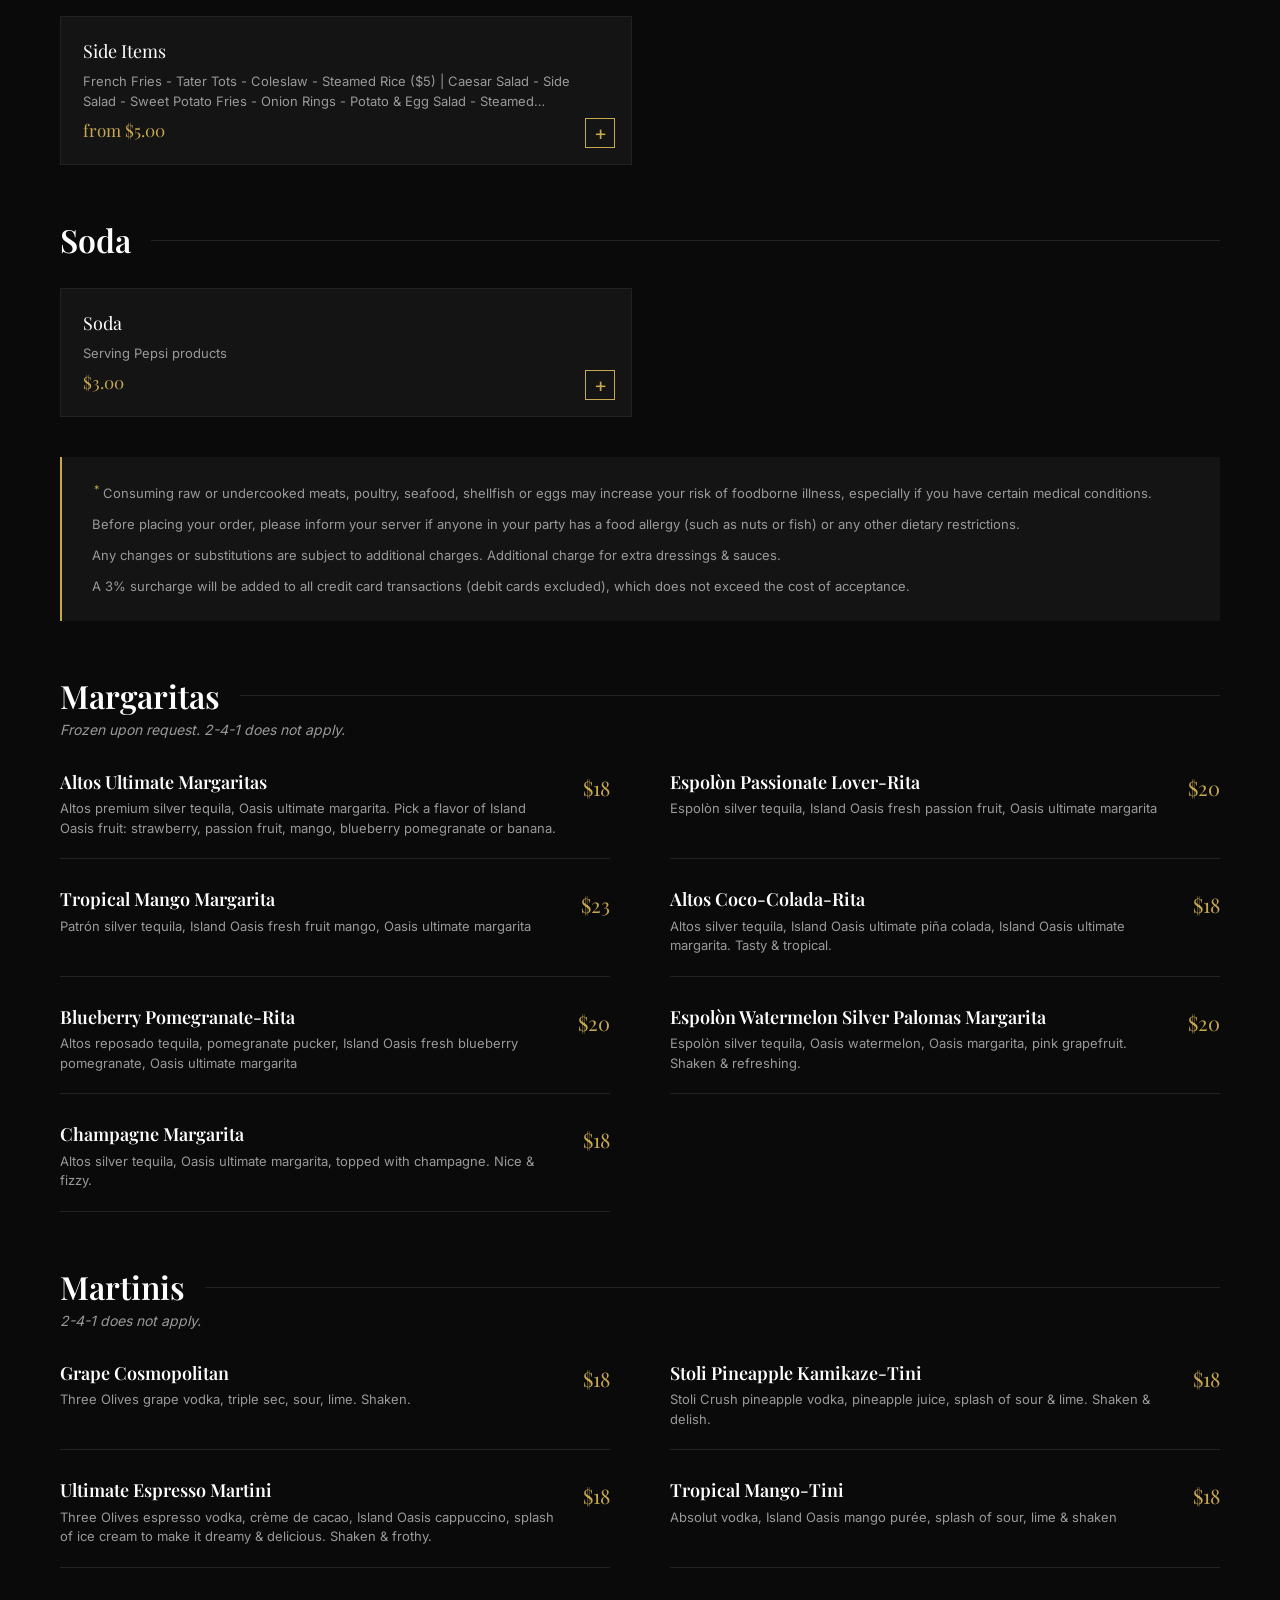
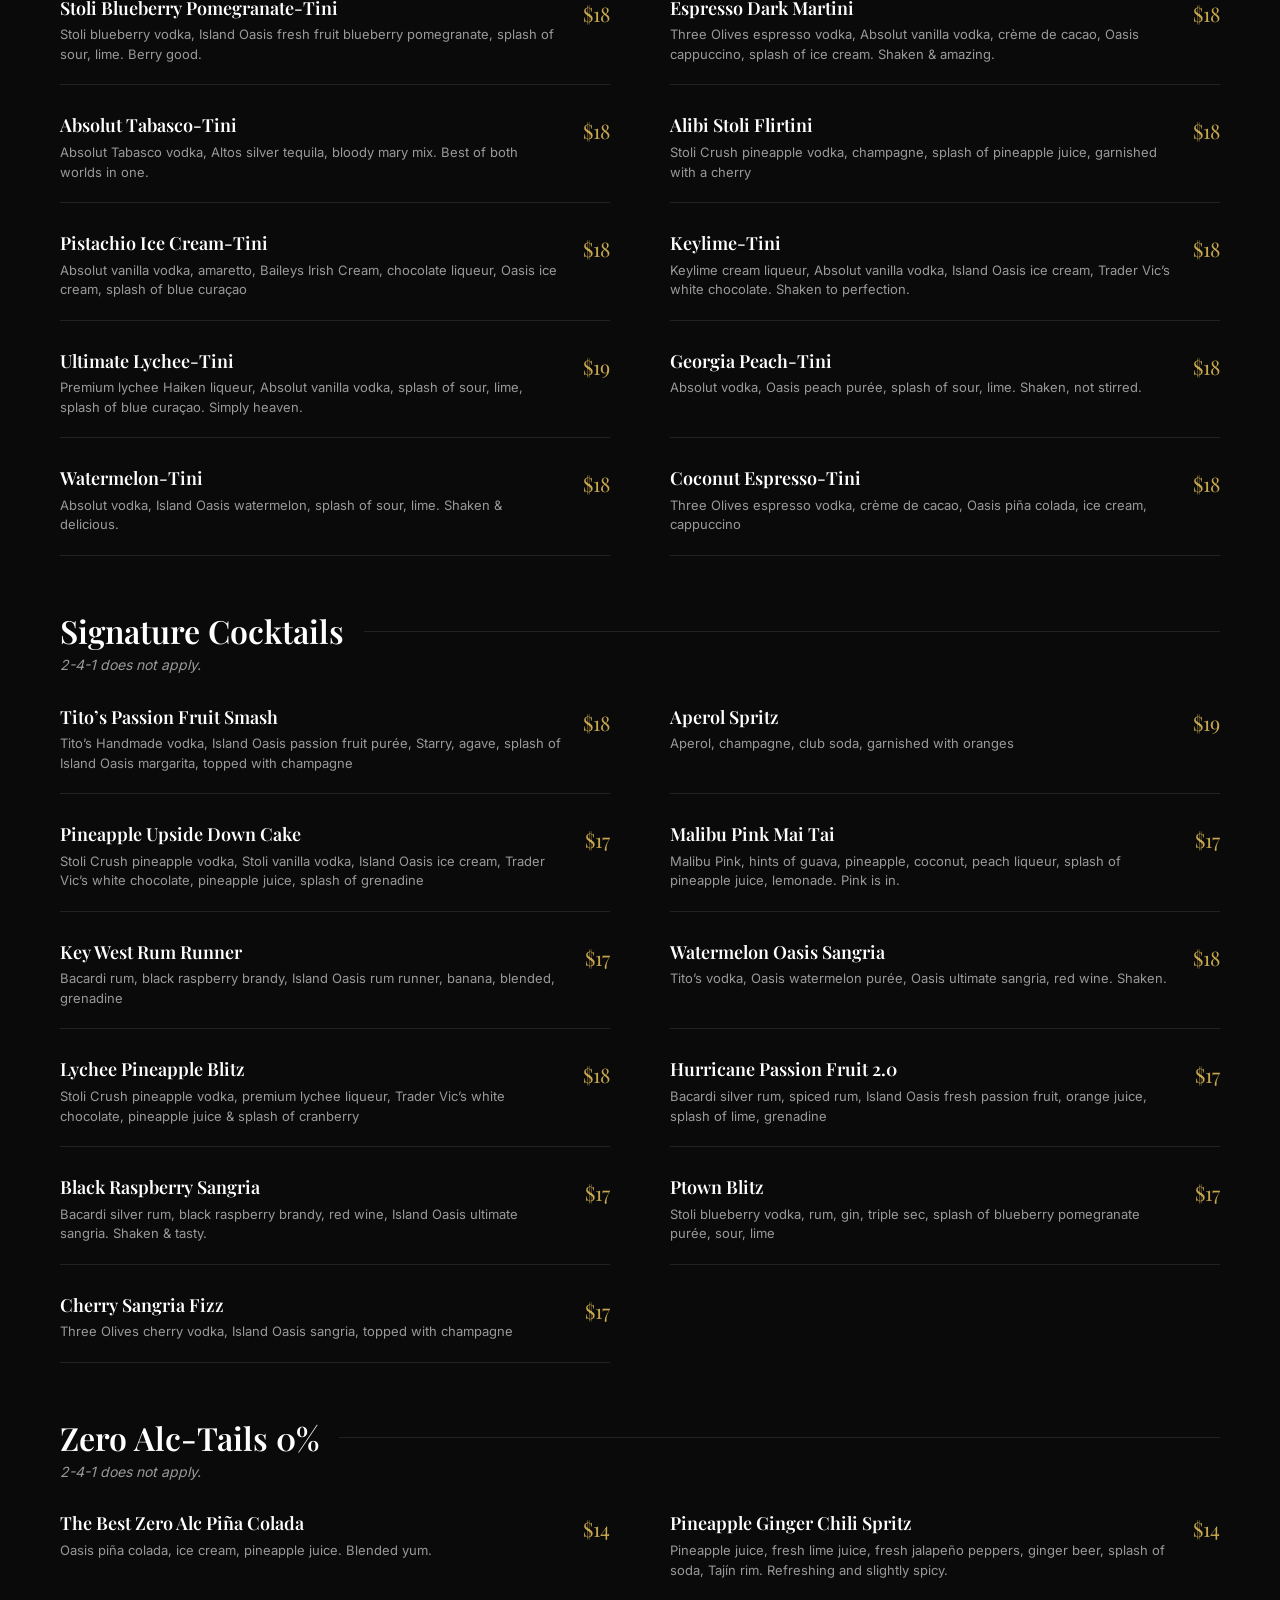
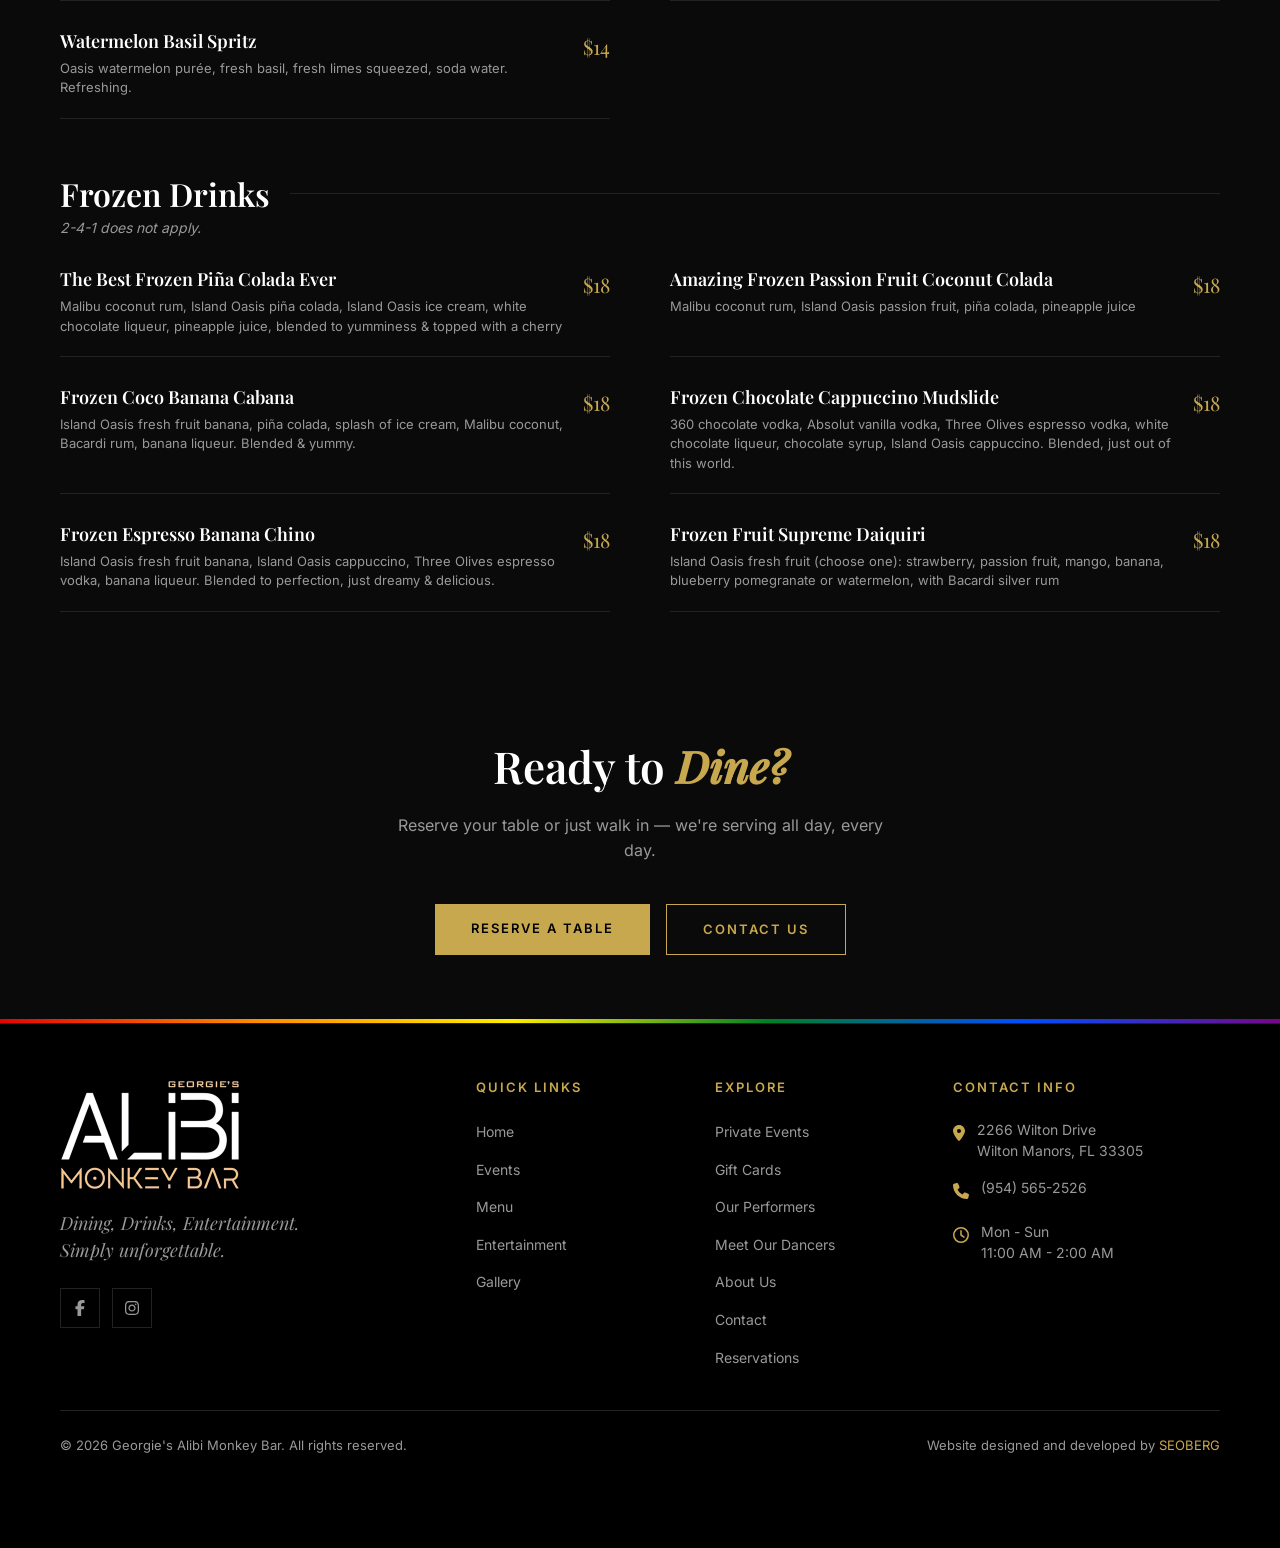
<file: menu.html>
<!DOCTYPE html>
<html lang="en">
<head>
  <meta charset="UTF-8">
  <meta name="viewport" content="width=device-width, initial-scale=1.0">
  <title>Menu | Alibi Monkey Bar</title>
  <meta name="description" content="Explore our full food and drink menu. From gourmet burgers to craft cocktails at Alibi Monkey Bar.">
  <meta name="theme-color" content="#0A0A0A">
  <link rel="icon" type="image/png" sizes="32x32" href="images/favicon-32.png">
  <link rel="apple-touch-icon" href="images/apple-touch-icon.png">
  <link rel="preload" href="fonts/inter-latin.woff2" as="font" type="font/woff2" crossorigin>
  <link rel="preload" href="fonts/playfair-display-latin.woff2" as="font" type="font/woff2" crossorigin>
  <link rel="preload" href="images/site/food-drinks-photography-1600.webp" as="image" fetchpriority="high">
  <link rel="stylesheet" href="css/style.css?v=20261104f">
</head>
<body>

  <header class="header">
    <div class="header-inner">
      <a href="./" class="logo"><img src="images/logo.webp" alt="Georgie's Alibi Monkey Bar" width="360" height="220"></a>
      <nav class="nav">
        <a href="./">Home</a><a href="events.html">Events</a><a href="menu.html" class="active">Menu</a>
        <a href="entertainment.html">Entertainment</a><a href="performers.html">Performers</a><a href="dancers.html">Dancers</a><a href="gallery.html">Gallery</a>
        <a href="private-events.html">Private Events</a><a href="gift-cards.html">Gift Cards</a><a href="about.html">About</a><a href="contact.html">Contact</a>
      </nav>
      <a href="contact.html#reserve" class="btn-reserve">Reserve A Table</a>
      <button class="menu-toggle" aria-label="Open menu"><span></span><span></span><span></span></button>
    </div>
  </header>
  <div class="mobile-nav"><button class="mobile-nav-close" aria-label="Close menu">&times;</button><a href="./">Home</a><a href="events.html">Events</a><a href="menu.html">Menu</a><a href="entertainment.html">Entertainment</a><a href="performers.html">Performers</a><a href="dancers.html">Dancers</a><a href="gallery.html">Gallery</a><a href="private-events.html">Private Events</a><a href="gift-cards.html">Gift Cards</a><a href="about.html">About</a><a href="contact.html">Contact</a></div>

  <section class="page-banner">
    <div class="page-banner-bg" style="background-image: url('images/site/food-drinks-photography-1600.webp');"></div>
    <div class="page-banner-content">
      <span class="section-label">Taste The Experience</span>
      <h1>Our Menu</h1>
      <p>Exceptional food made fresh every day, paired with craft cocktails and cold brews.</p>
      <div class="breadcrumb"><a href="./">Home</a> <span>/</span> <span>Menu</span></div>
    </div>
  </section>

  <!-- HAPPY HOUR TICKER (details from the Square site's Happy Hour Menu page) -->
  <a class="hh-ticker" href="#happy-hour" aria-label="Happy Hour every day 4 to 6:45 PM. See the Happy Hour menu.">
    <span class="hh-ticker-label">
      <span class="hh-ticker-dot"></span>
      <span data-hh-status data-hh-idle="Happy Hour &middot; Daily 4&ndash;6:45 PM">Happy Hour &middot; Daily 4&ndash;6:45 PM</span>
    </span>
    <span class="hh-ticker-track" aria-hidden="true">
      <span class="hh-ticker-items">
        <span>Mini Nachos <b>$6.99</b></span>
        <span>Mexican Street Tacos <b>$6</b></span>
        <span>Champ Slider &amp; Fries <b>$6.99</b></span>
        <span>BBQ Pork Slider &amp; Fries <b>$6.99</b></span>
        <span>4 oz. Burger &amp; Fries <b>$6.99</b></span>
        <span>Bacon Cheese Dog &amp; Fries <b>$6.99</b></span>
        <span>Wings (5) <b>$6.99</b></span>
        <span>Chicken Quesadilla <b>$11.99</b></span>
        <span>Sides from <b>$3</b></span>
        <span class="hh-ticker-cta">See the Happy Hour menu &rarr;</span>
      </span>
    </span>
  </a>
  <div class="pride-divider"></div>

  <!-- ONLINE ORDERING: live Square menu (js/order.js + api/). Drinks below are the bar menu. -->
  <nav class="menu-nav" aria-label="Menu categories">
    <div class="menu-nav-inner" id="menu-nav">
      <a href="#margaritas">Margaritas</a>
      <a href="#martinis">Martinis</a>
      <a href="#cocktails">Cocktails</a>
      <a href="#zero-alc">Zero Alc-Tails</a>
      <a href="#frozen">Frozen</a>
    </div>
  </nav>

  <section class="section">
    <div class="container">
      <div class="order-status" id="order-status" aria-live="polite"></div>

      <!-- HAPPY HOUR (from the Square site's Happy Hour Menu page) -->
      <div class="happy-hour" id="happy-hour">
        <div class="happy-hour-head">
          <span class="section-label">Every Day &middot; 4 PM &ndash; 6:45 PM</span>
          <h2 class="section-title">Happy Hour <em>Menu</em></h2>
          <p>Some of our most popular items, made and specially priced.</p>
          <span class="happy-hour-live" data-hh-status hidden></span>
        </div>
        <div class="menu-items">
          <div class="menu-item">
            <div class="menu-item-info">
              <h4>Mini Nachos</h4>
              <p class="menu-item-extra">Add chicken +$4 &middot; add beef +$6</p>
            </div>
            <div class="menu-item-price"><span>$6.99</span></div>
          </div>
          <div class="menu-item">
            <div class="menu-item-info">
              <h4>Mexican Street Tacos</h4>
              <p>Chicken or pork</p>
            </div>
            <div class="menu-item-price"><span>$6</span></div>
          </div>
          <div class="menu-item">
            <div class="menu-item-info">
              <h4>Chicken Quesadilla</h4>
            </div>
            <div class="menu-item-price"><span>$11.99</span></div>
          </div>
          <div class="menu-item">
            <div class="menu-item-info">
              <h4>BBQ Pork Slider &amp; Fries</h4>
              <p>One slider with fries</p>
            </div>
            <div class="menu-item-price"><span>$6.99</span></div>
          </div>
          <div class="menu-item">
            <div class="menu-item-info">
              <h4>Champ Slider &amp; Fries</h4>
              <p>One slider with fries</p>
            </div>
            <div class="menu-item-price"><span>$6.99</span></div>
          </div>
          <div class="menu-item">
            <div class="menu-item-info">
              <h4>4 oz. Burger &amp; Fries</h4>
            </div>
            <div class="menu-item-price"><span>$6.99</span></div>
          </div>
          <div class="menu-item">
            <div class="menu-item-info">
              <h4>Bacon Cheese Dog &amp; Fries</h4>
            </div>
            <div class="menu-item-price"><span>$6.99</span></div>
          </div>
          <div class="menu-item">
            <div class="menu-item-info">
              <h4>Wings (5)</h4>
              <p>Mild, hot or BBQ, with bleu cheese or ranch</p>
            </div>
            <div class="menu-item-price"><span>$6.99</span></div>
          </div>
        </div>
        <div class="happy-hour-sides">
          <span>Side Fries <strong>$3</strong></span>
          <span>Side Onion Rings <strong>$4</strong></span>
          <span>Side Salad <strong>$3</strong></span>
        </div>
      </div>

      <div id="order-menu" class="order-menu">
        <p class="order-loading">Loading our menu&hellip;</p>
      </div>

      <div class="menu-advisory">
        <p><sup class="menu-raw">*</sup> Consuming raw or undercooked meats, poultry, seafood, shellfish or eggs may increase your risk of foodborne illness, especially if you have certain medical conditions.</p>
        <p>Before placing your order, please inform your server if anyone in your party has a food allergy (such as nuts or fish) or any other dietary restrictions.</p>
        <p>Any changes or substitutions are subject to additional charges. Additional charge for extra dressings &amp; sauces.</p>
        <p>A 3% surcharge will be added to all credit card transactions (debit cards excluded), which does not exceed the cost of acceptance.</p>
      </div>

      <!-- DRINKS (not sold online) -->
      <div id="drinks" class="menu-drinks-anchor"></div>
      <div class="menu-category" id="margaritas">
        <div class="menu-category-header">
          <h3>Margaritas</h3>
          <div class="line"></div>
        </div>
        <p class="menu-category-note">Frozen upon request. 2-4-1 does not apply.</p>
        <div class="menu-items">
          <div class="menu-item">
            <div class="menu-item-info">
              <h4>Altos Ultimate Margaritas</h4>
              <p>Altos premium silver tequila, Oasis ultimate margarita. Pick a flavor of Island Oasis fruit: strawberry, passion fruit, mango, blueberry pomegranate or banana.</p>
            </div>
            <div class="menu-item-price">
              <span>$18</span>
            </div>
          </div>
          <div class="menu-item">
            <div class="menu-item-info">
              <h4>Espol&ograve;n Passionate Lover-Rita</h4>
              <p>Espol&ograve;n silver tequila, Island Oasis fresh passion fruit, Oasis ultimate margarita</p>
            </div>
            <div class="menu-item-price">
              <span>$20</span>
            </div>
          </div>
          <div class="menu-item">
            <div class="menu-item-info">
              <h4>Tropical Mango Margarita</h4>
              <p>Patr&oacute;n silver tequila, Island Oasis fresh fruit mango, Oasis ultimate margarita</p>
            </div>
            <div class="menu-item-price">
              <span>$23</span>
            </div>
          </div>
          <div class="menu-item">
            <div class="menu-item-info">
              <h4>Altos Coco-Colada-Rita</h4>
              <p>Altos silver tequila, Island Oasis ultimate pi&ntilde;a colada, Island Oasis ultimate margarita. Tasty &amp; tropical.</p>
            </div>
            <div class="menu-item-price">
              <span>$18</span>
            </div>
          </div>
          <div class="menu-item">
            <div class="menu-item-info">
              <h4>Blueberry Pomegranate-Rita</h4>
              <p>Altos reposado tequila, pomegranate pucker, Island Oasis fresh blueberry pomegranate, Oasis ultimate margarita</p>
            </div>
            <div class="menu-item-price">
              <span>$20</span>
            </div>
          </div>
          <div class="menu-item">
            <div class="menu-item-info">
              <h4>Espol&ograve;n Watermelon Silver Palomas Margarita</h4>
              <p>Espol&ograve;n silver tequila, Oasis watermelon, Oasis margarita, pink grapefruit. Shaken &amp; refreshing.</p>
            </div>
            <div class="menu-item-price">
              <span>$20</span>
            </div>
          </div>
          <div class="menu-item">
            <div class="menu-item-info">
              <h4>Champagne Margarita</h4>
              <p>Altos silver tequila, Oasis ultimate margarita, topped with champagne. Nice &amp; fizzy.</p>
            </div>
            <div class="menu-item-price">
              <span>$18</span>
            </div>
          </div>
        </div>
      </div>

      <div class="menu-category" id="martinis">
        <div class="menu-category-header">
          <h3>Martinis</h3>
          <div class="line"></div>
        </div>
        <p class="menu-category-note">2-4-1 does not apply.</p>
        <div class="menu-items">
          <div class="menu-item">
            <div class="menu-item-info">
              <h4>Grape Cosmopolitan</h4>
              <p>Three Olives grape vodka, triple sec, sour, lime. Shaken.</p>
            </div>
            <div class="menu-item-price">
              <span>$18</span>
            </div>
          </div>
          <div class="menu-item">
            <div class="menu-item-info">
              <h4>Stoli Pineapple Kamikaze-Tini</h4>
              <p>Stoli Crush pineapple vodka, pineapple juice, splash of sour &amp; lime. Shaken &amp; delish.</p>
            </div>
            <div class="menu-item-price">
              <span>$18</span>
            </div>
          </div>
          <div class="menu-item">
            <div class="menu-item-info">
              <h4>Ultimate Espresso Martini</h4>
              <p>Three Olives espresso vodka, cr&egrave;me de cacao, Island Oasis cappuccino, splash of ice cream to make it dreamy &amp; delicious. Shaken &amp; frothy.</p>
            </div>
            <div class="menu-item-price">
              <span>$18</span>
            </div>
          </div>
          <div class="menu-item">
            <div class="menu-item-info">
              <h4>Tropical Mango-Tini</h4>
              <p>Absolut vodka, Island Oasis mango pur&eacute;e, splash of sour, lime &amp; shaken</p>
            </div>
            <div class="menu-item-price">
              <span>$18</span>
            </div>
          </div>
          <div class="menu-item">
            <div class="menu-item-info">
              <h4>Stoli Blueberry Pomegranate-Tini</h4>
              <p>Stoli blueberry vodka, Island Oasis fresh fruit blueberry pomegranate, splash of sour, lime. Berry good.</p>
            </div>
            <div class="menu-item-price">
              <span>$18</span>
            </div>
          </div>
          <div class="menu-item">
            <div class="menu-item-info">
              <h4>Espresso Dark Martini</h4>
              <p>Three Olives espresso vodka, Absolut vanilla vodka, cr&egrave;me de cacao, Oasis cappuccino, splash of ice cream. Shaken &amp; amazing.</p>
            </div>
            <div class="menu-item-price">
              <span>$18</span>
            </div>
          </div>
          <div class="menu-item">
            <div class="menu-item-info">
              <h4>Absolut Tabasco-Tini</h4>
              <p>Absolut Tabasco vodka, Altos silver tequila, bloody mary mix. Best of both worlds in one.</p>
            </div>
            <div class="menu-item-price">
              <span>$18</span>
            </div>
          </div>
          <div class="menu-item">
            <div class="menu-item-info">
              <h4>Alibi Stoli Flirtini</h4>
              <p>Stoli Crush pineapple vodka, champagne, splash of pineapple juice, garnished with a cherry</p>
            </div>
            <div class="menu-item-price">
              <span>$18</span>
            </div>
          </div>
          <div class="menu-item">
            <div class="menu-item-info">
              <h4>Pistachio Ice Cream-Tini</h4>
              <p>Absolut vanilla vodka, amaretto, Baileys Irish Cream, chocolate liqueur, Oasis ice cream, splash of blue cura&ccedil;ao</p>
            </div>
            <div class="menu-item-price">
              <span>$18</span>
            </div>
          </div>
          <div class="menu-item">
            <div class="menu-item-info">
              <h4>Keylime-Tini</h4>
              <p>Keylime cream liqueur, Absolut vanilla vodka, Island Oasis ice cream, Trader Vic&rsquo;s white chocolate. Shaken to perfection.</p>
            </div>
            <div class="menu-item-price">
              <span>$18</span>
            </div>
          </div>
          <div class="menu-item">
            <div class="menu-item-info">
              <h4>Ultimate Lychee-Tini</h4>
              <p>Premium lychee Haiken liqueur, Absolut vanilla vodka, splash of sour, lime, splash of blue cura&ccedil;ao. Simply heaven.</p>
            </div>
            <div class="menu-item-price">
              <span>$19</span>
            </div>
          </div>
          <div class="menu-item">
            <div class="menu-item-info">
              <h4>Georgia Peach-Tini</h4>
              <p>Absolut vodka, Oasis peach pur&eacute;e, splash of sour, lime. Shaken, not stirred.</p>
            </div>
            <div class="menu-item-price">
              <span>$18</span>
            </div>
          </div>
          <div class="menu-item">
            <div class="menu-item-info">
              <h4>Watermelon-Tini</h4>
              <p>Absolut vodka, Island Oasis watermelon, splash of sour, lime. Shaken &amp; delicious.</p>
            </div>
            <div class="menu-item-price">
              <span>$18</span>
            </div>
          </div>
          <div class="menu-item">
            <div class="menu-item-info">
              <h4>Coconut Espresso-Tini</h4>
              <p>Three Olives espresso vodka, cr&egrave;me de cacao, Oasis pi&ntilde;a colada, ice cream, cappuccino</p>
            </div>
            <div class="menu-item-price">
              <span>$18</span>
            </div>
          </div>
        </div>
      </div>

      <div class="menu-category" id="cocktails">
        <div class="menu-category-header">
          <h3>Signature Cocktails</h3>
          <div class="line"></div>
        </div>
        <p class="menu-category-note">2-4-1 does not apply.</p>
        <div class="menu-items">
          <div class="menu-item">
            <div class="menu-item-info">
              <h4>Tito&rsquo;s Passion Fruit Smash</h4>
              <p>Tito&rsquo;s Handmade vodka, Island Oasis passion fruit pur&eacute;e, Starry, agave, splash of Island Oasis margarita, topped with champagne</p>
            </div>
            <div class="menu-item-price">
              <span>$18</span>
            </div>
          </div>
          <div class="menu-item">
            <div class="menu-item-info">
              <h4>Aperol Spritz</h4>
              <p>Aperol, champagne, club soda, garnished with oranges</p>
            </div>
            <div class="menu-item-price">
              <span>$19</span>
            </div>
          </div>
          <div class="menu-item">
            <div class="menu-item-info">
              <h4>Pineapple Upside Down Cake</h4>
              <p>Stoli Crush pineapple vodka, Stoli vanilla vodka, Island Oasis ice cream, Trader Vic&rsquo;s white chocolate, pineapple juice, splash of grenadine</p>
            </div>
            <div class="menu-item-price">
              <span>$17</span>
            </div>
          </div>
          <div class="menu-item">
            <div class="menu-item-info">
              <h4>Malibu Pink Mai Tai</h4>
              <p>Malibu Pink, hints of guava, pineapple, coconut, peach liqueur, splash of pineapple juice, lemonade. Pink is in.</p>
            </div>
            <div class="menu-item-price">
              <span>$17</span>
            </div>
          </div>
          <div class="menu-item">
            <div class="menu-item-info">
              <h4>Key West Rum Runner</h4>
              <p>Bacardi rum, black raspberry brandy, Island Oasis rum runner, banana, blended, grenadine</p>
            </div>
            <div class="menu-item-price">
              <span>$17</span>
            </div>
          </div>
          <div class="menu-item">
            <div class="menu-item-info">
              <h4>Watermelon Oasis Sangria</h4>
              <p>Tito&rsquo;s vodka, Oasis watermelon pur&eacute;e, Oasis ultimate sangria, red wine. Shaken.</p>
            </div>
            <div class="menu-item-price">
              <span>$18</span>
            </div>
          </div>
          <div class="menu-item">
            <div class="menu-item-info">
              <h4>Lychee Pineapple Blitz</h4>
              <p>Stoli Crush pineapple vodka, premium lychee liqueur, Trader Vic&rsquo;s white chocolate, pineapple juice &amp; splash of cranberry</p>
            </div>
            <div class="menu-item-price">
              <span>$18</span>
            </div>
          </div>
          <div class="menu-item">
            <div class="menu-item-info">
              <h4>Hurricane Passion Fruit 2.0</h4>
              <p>Bacardi silver rum, spiced rum, Island Oasis fresh passion fruit, orange juice, splash of lime, grenadine</p>
            </div>
            <div class="menu-item-price">
              <span>$17</span>
            </div>
          </div>
          <div class="menu-item">
            <div class="menu-item-info">
              <h4>Black Raspberry Sangria</h4>
              <p>Bacardi silver rum, black raspberry brandy, red wine, Island Oasis ultimate sangria. Shaken &amp; tasty.</p>
            </div>
            <div class="menu-item-price">
              <span>$17</span>
            </div>
          </div>
          <div class="menu-item">
            <div class="menu-item-info">
              <h4>Ptown Blitz</h4>
              <p>Stoli blueberry vodka, rum, gin, triple sec, splash of blueberry pomegranate pur&eacute;e, sour, lime</p>
            </div>
            <div class="menu-item-price">
              <span>$17</span>
            </div>
          </div>
          <div class="menu-item">
            <div class="menu-item-info">
              <h4>Cherry Sangria Fizz</h4>
              <p>Three Olives cherry vodka, Island Oasis sangria, topped with champagne</p>
            </div>
            <div class="menu-item-price">
              <span>$17</span>
            </div>
          </div>
        </div>
      </div>

      <div class="menu-category" id="zero-alc">
        <div class="menu-category-header">
          <h3>Zero Alc-Tails 0%</h3>
          <div class="line"></div>
        </div>
        <p class="menu-category-note">2-4-1 does not apply.</p>
        <div class="menu-items">
          <div class="menu-item">
            <div class="menu-item-info">
              <h4>The Best Zero Alc Pi&ntilde;a Colada</h4>
              <p>Oasis pi&ntilde;a colada, ice cream, pineapple juice. Blended yum.</p>
            </div>
            <div class="menu-item-price">
              <span>$14</span>
            </div>
          </div>
          <div class="menu-item">
            <div class="menu-item-info">
              <h4>Pineapple Ginger Chili Spritz</h4>
              <p>Pineapple juice, fresh lime juice, fresh jalape&ntilde;o peppers, ginger beer, splash of soda, Taj&iacute;n rim. Refreshing and slightly spicy.</p>
            </div>
            <div class="menu-item-price">
              <span>$14</span>
            </div>
          </div>
          <div class="menu-item">
            <div class="menu-item-info">
              <h4>Watermelon Basil Spritz</h4>
              <p>Oasis watermelon pur&eacute;e, fresh basil, fresh limes squeezed, soda water. Refreshing.</p>
            </div>
            <div class="menu-item-price">
              <span>$14</span>
            </div>
          </div>
        </div>
      </div>

      <div class="menu-category" id="frozen">
        <div class="menu-category-header">
          <h3>Frozen Drinks</h3>
          <div class="line"></div>
        </div>
        <p class="menu-category-note">2-4-1 does not apply.</p>
        <div class="menu-items">
          <div class="menu-item">
            <div class="menu-item-info">
              <h4>The Best Frozen Pi&ntilde;a Colada Ever</h4>
              <p>Malibu coconut rum, Island Oasis pi&ntilde;a colada, Island Oasis ice cream, white chocolate liqueur, pineapple juice, blended to yumminess &amp; topped with a cherry</p>
            </div>
            <div class="menu-item-price">
              <span>$18</span>
            </div>
          </div>
          <div class="menu-item">
            <div class="menu-item-info">
              <h4>Amazing Frozen Passion Fruit Coconut Colada</h4>
              <p>Malibu coconut rum, Island Oasis passion fruit, pi&ntilde;a colada, pineapple juice</p>
            </div>
            <div class="menu-item-price">
              <span>$18</span>
            </div>
          </div>
          <div class="menu-item">
            <div class="menu-item-info">
              <h4>Frozen Coco Banana Cabana</h4>
              <p>Island Oasis fresh fruit banana, pi&ntilde;a colada, splash of ice cream, Malibu coconut, Bacardi rum, banana liqueur. Blended &amp; yummy.</p>
            </div>
            <div class="menu-item-price">
              <span>$18</span>
            </div>
          </div>
          <div class="menu-item">
            <div class="menu-item-info">
              <h4>Frozen Chocolate Cappuccino Mudslide</h4>
              <p>360 chocolate vodka, Absolut vanilla vodka, Three Olives espresso vodka, white chocolate liqueur, chocolate syrup, Island Oasis cappuccino. Blended, just out of this world.</p>
            </div>
            <div class="menu-item-price">
              <span>$18</span>
            </div>
          </div>
          <div class="menu-item">
            <div class="menu-item-info">
              <h4>Frozen Espresso Banana Chino</h4>
              <p>Island Oasis fresh fruit banana, Island Oasis cappuccino, Three Olives espresso vodka, banana liqueur. Blended to perfection, just dreamy &amp; delicious.</p>
            </div>
            <div class="menu-item-price">
              <span>$18</span>
            </div>
          </div>
          <div class="menu-item">
            <div class="menu-item-info">
              <h4>Frozen Fruit Supreme Daiquiri</h4>
              <p>Island Oasis fresh fruit (choose one): strawberry, passion fruit, mango, banana, blueberry pomegranate or watermelon, with Bacardi silver rum</p>
            </div>
            <div class="menu-item-price">
              <span>$18</span>
            </div>
          </div>
        </div>
      </div>

    </div>
  </section>

  <section class="cta-section">
    <div class="container">
      <h2>Ready to <em>Dine?</em></h2>
      <p>Reserve your table or just walk in — we're serving all day, every day.</p>
      <div class="cta-buttons">
        <a href="contact.html#reserve" class="btn-primary">Reserve A Table</a>
        <a href="contact.html" class="btn-outline">Contact Us</a>
      </div>
    </div>
  </section>

  <div class="pride-divider"></div>
  <footer class="footer">
    <div class="container">
      <div class="footer-grid">
        <div class="footer-brand"><a href="./" class="logo"><img loading="lazy" decoding="async" src="images/logo.webp" alt="Georgie's Alibi Monkey Bar" width="360" height="220"></a><p class="footer-tagline">Dining, Drinks, Entertainment.<br>Simply unforgettable.</p><div class="footer-social"><a href="https://www.facebook.com/alibi.wiltonmanors/" target="_blank" rel="noopener" aria-label="Facebook"><i class="fab fa-facebook-f"></i></a><a href="https://www.instagram.com/alibimonkeybar/" target="_blank" rel="noopener" aria-label="Instagram"><i class="fab fa-instagram"></i></a></div></div>
        <div class="footer-col"><h4>Quick Links</h4><ul class="footer-links"><li><a href="./">Home</a></li><li><a href="events.html">Events</a></li><li><a href="menu.html">Menu</a></li><li><a href="entertainment.html">Entertainment</a></li><li><a href="gallery.html">Gallery</a></li></ul></div>
        <div class="footer-col"><h4>Explore</h4><ul class="footer-links"><li><a href="private-events.html">Private Events</a></li><li><a href="gift-cards.html">Gift Cards</a></li><li><a href="performers.html">Our Performers</a></li><li><a href="dancers.html">Meet Our Dancers</a></li><li><a href="about.html">About Us</a></li><li><a href="contact.html">Contact</a></li><li><a href="contact.html#reserve">Reservations</a></li></ul></div>
        <div class="footer-col"><h4>Contact Info</h4><div class="footer-contact-item"><span class="icon"><i class="fas fa-map-marker-alt"></i></span><p>2266 Wilton Drive<br>Wilton Manors, FL 33305</p></div><div class="footer-contact-item"><span class="icon"><i class="fas fa-phone"></i></span><a href="tel:+19545652526">(954) 565-2526</a></div><div class="footer-contact-item"><span class="icon"><i class="far fa-clock"></i></span><p>Mon - Sun<br>11:00 AM - 2:00 AM</p></div></div>
      </div>
      <div class="footer-bottom"><p>&copy; 2026 Georgie's Alibi Monkey Bar. All rights reserved.</p><p class="footer-credit">Website designed and developed by <a href="https://seoberg.com" target="_blank" rel="noopener">SEOBERG</a></p></div>
    </div>
  </footer>
  <div class="mobile-cta-bar">
    <a href="tel:+19545652526" class="cta-call"><i class="fas fa-phone"></i> Call Now</a>
    <a href="contact.html#reserve" class="cta-reserve">Reserve A Table</a>
  </div>
  <script src="js/main.js?v=20260925"></script>
  <script src="js/order.js?v=20260928"></script>
  <script src="js/chat.js?v=20261016b"></script>
</body>
</html>
</file>
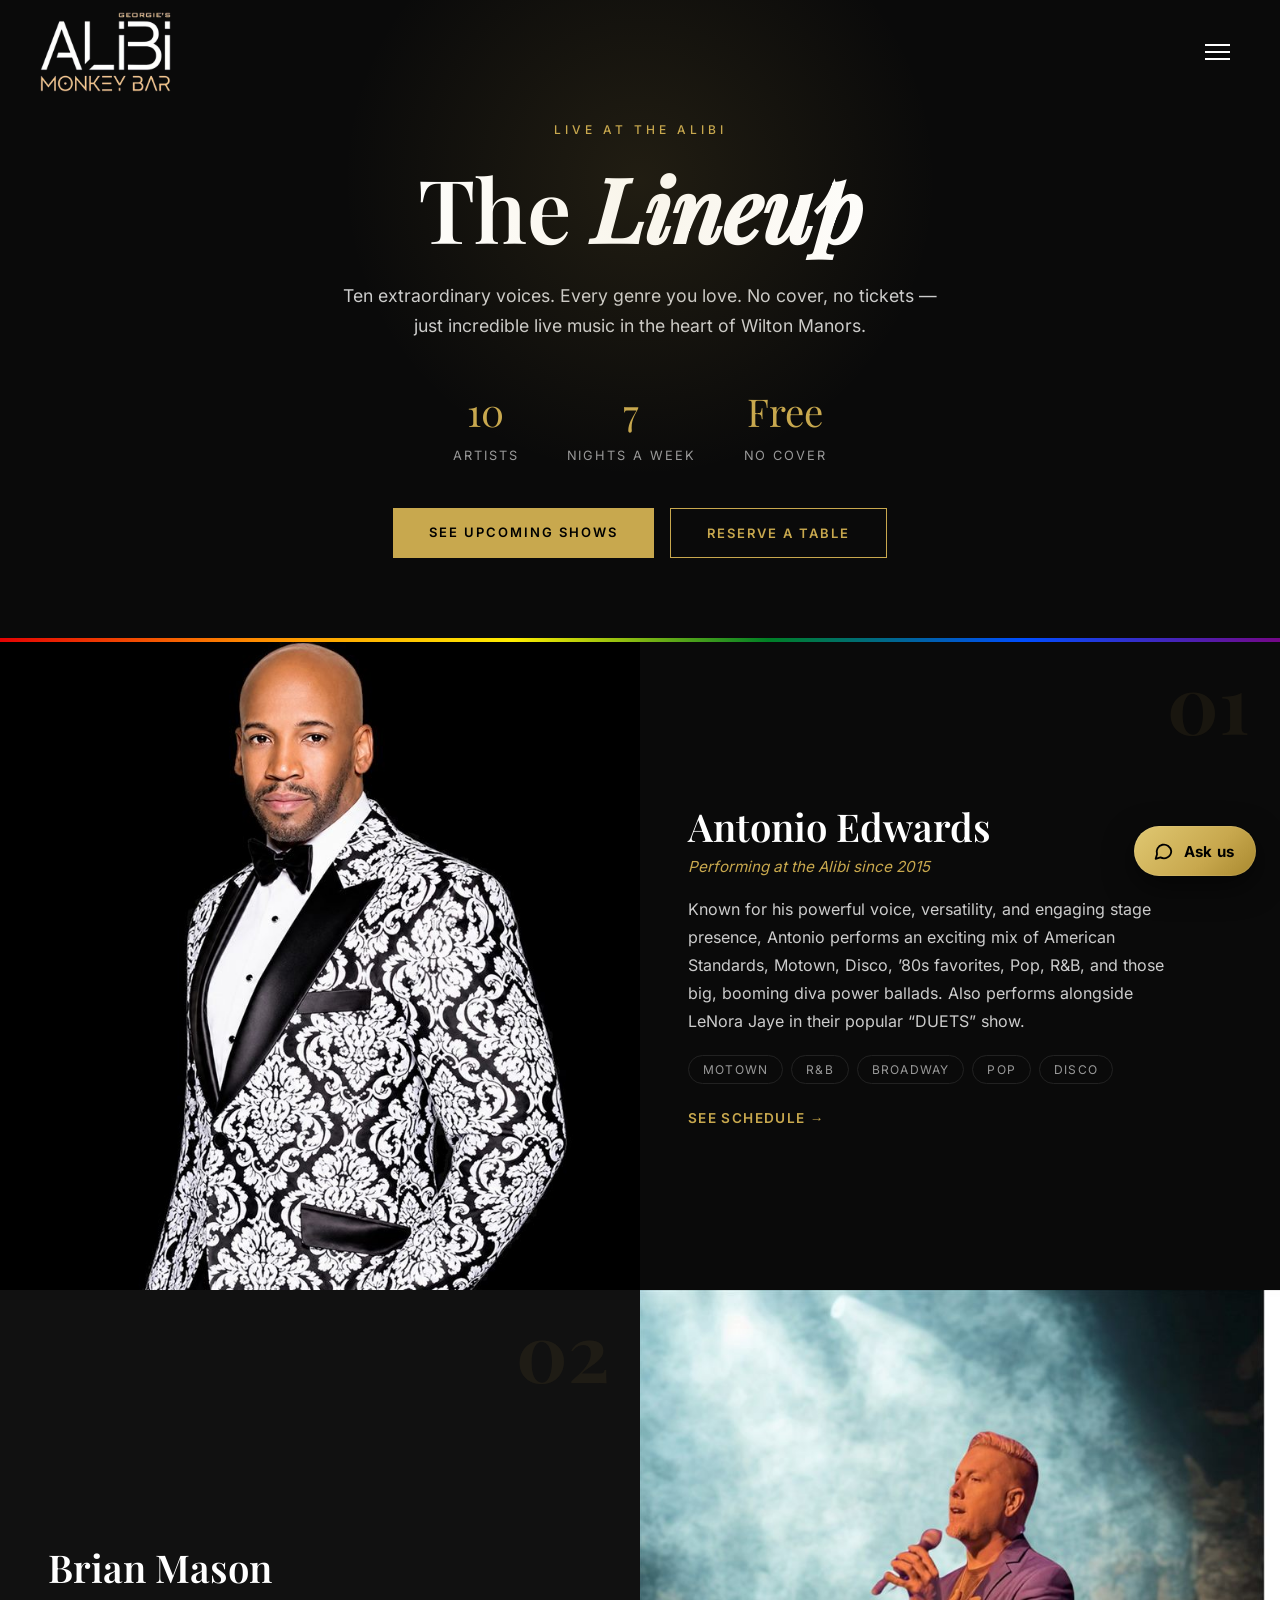
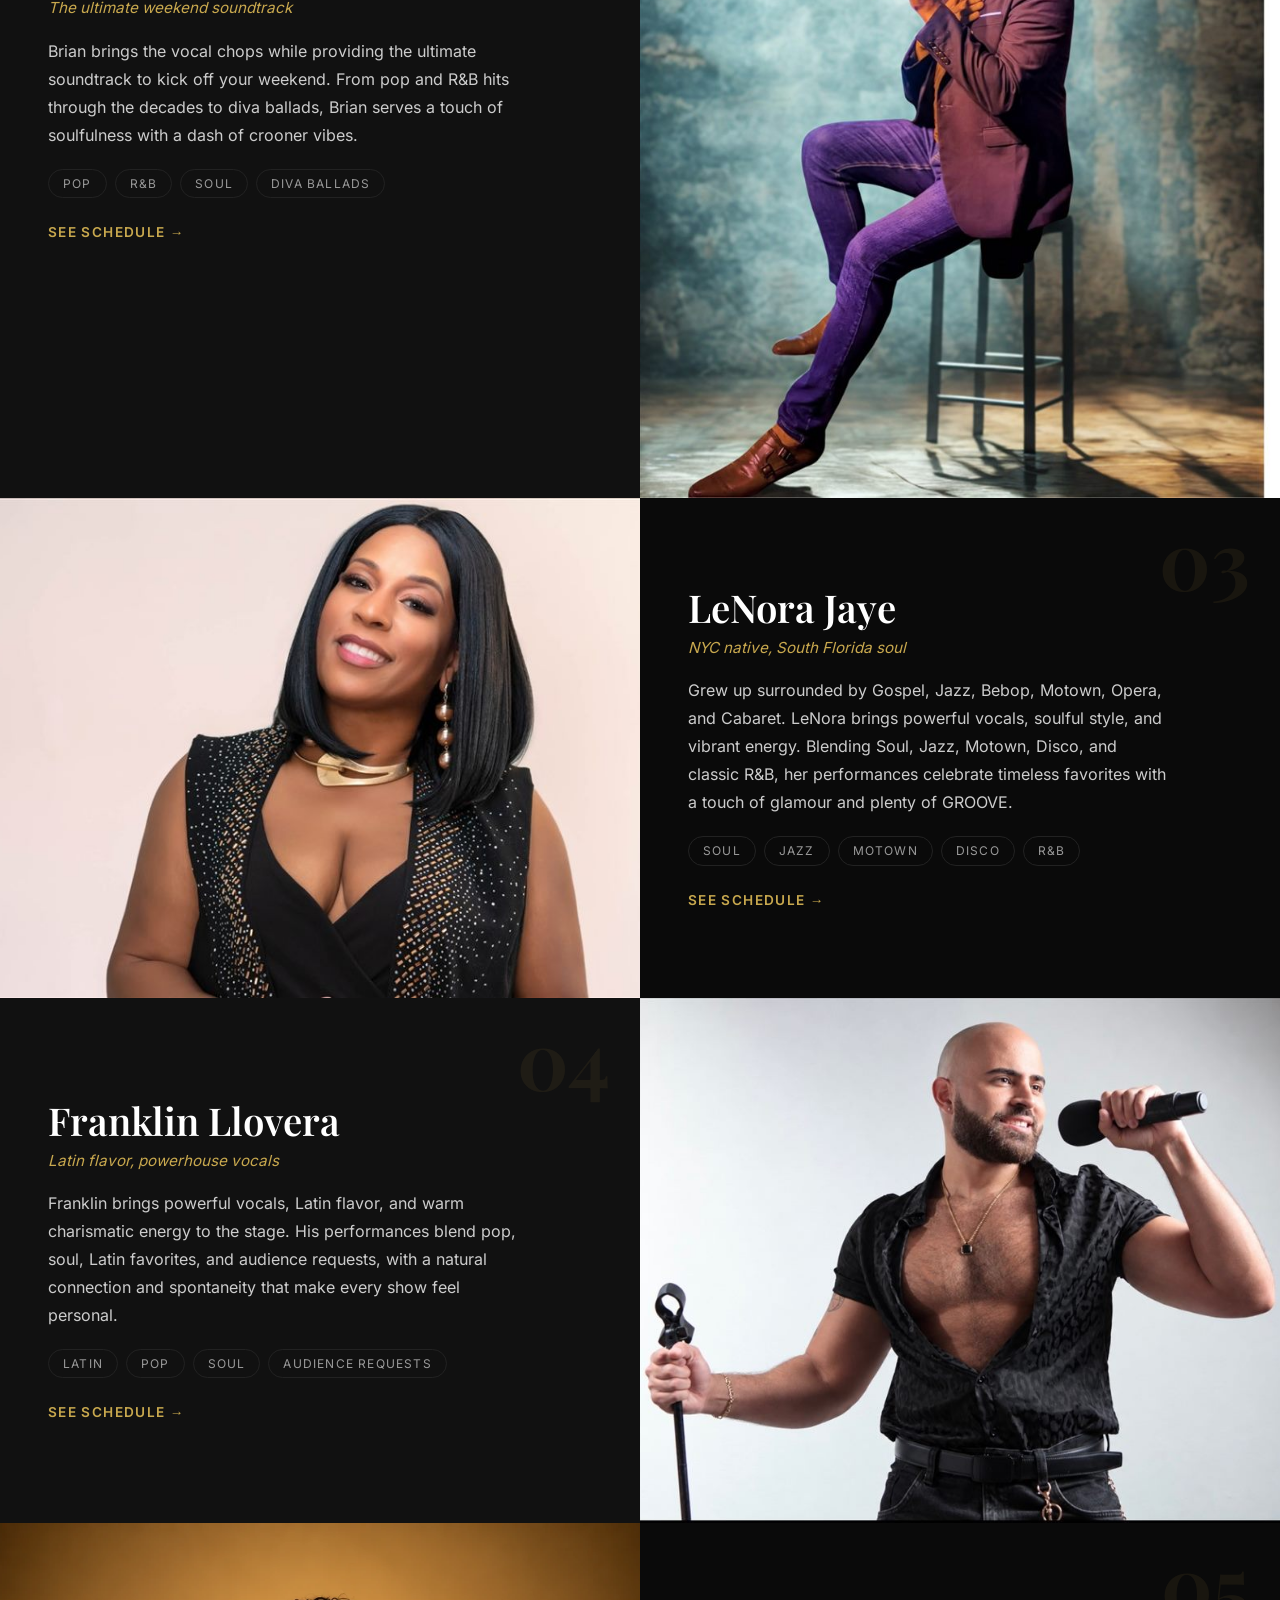
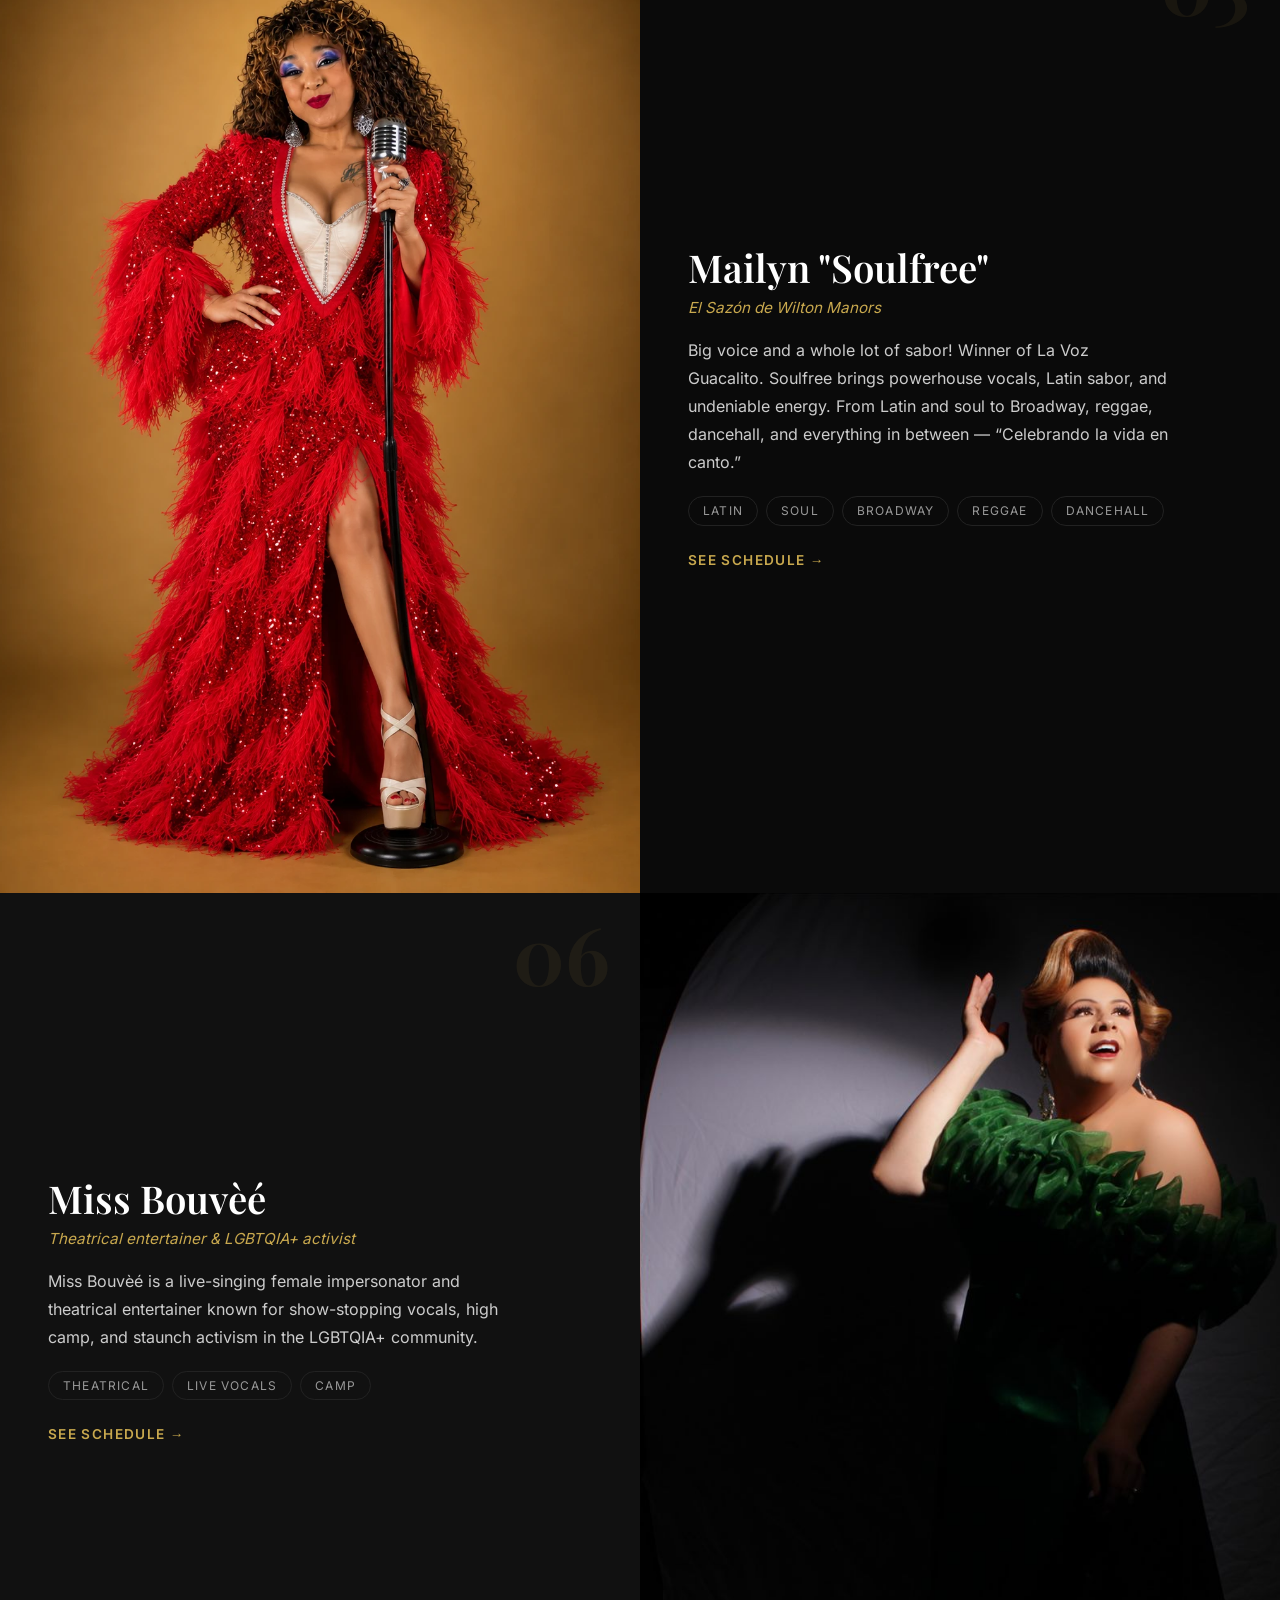
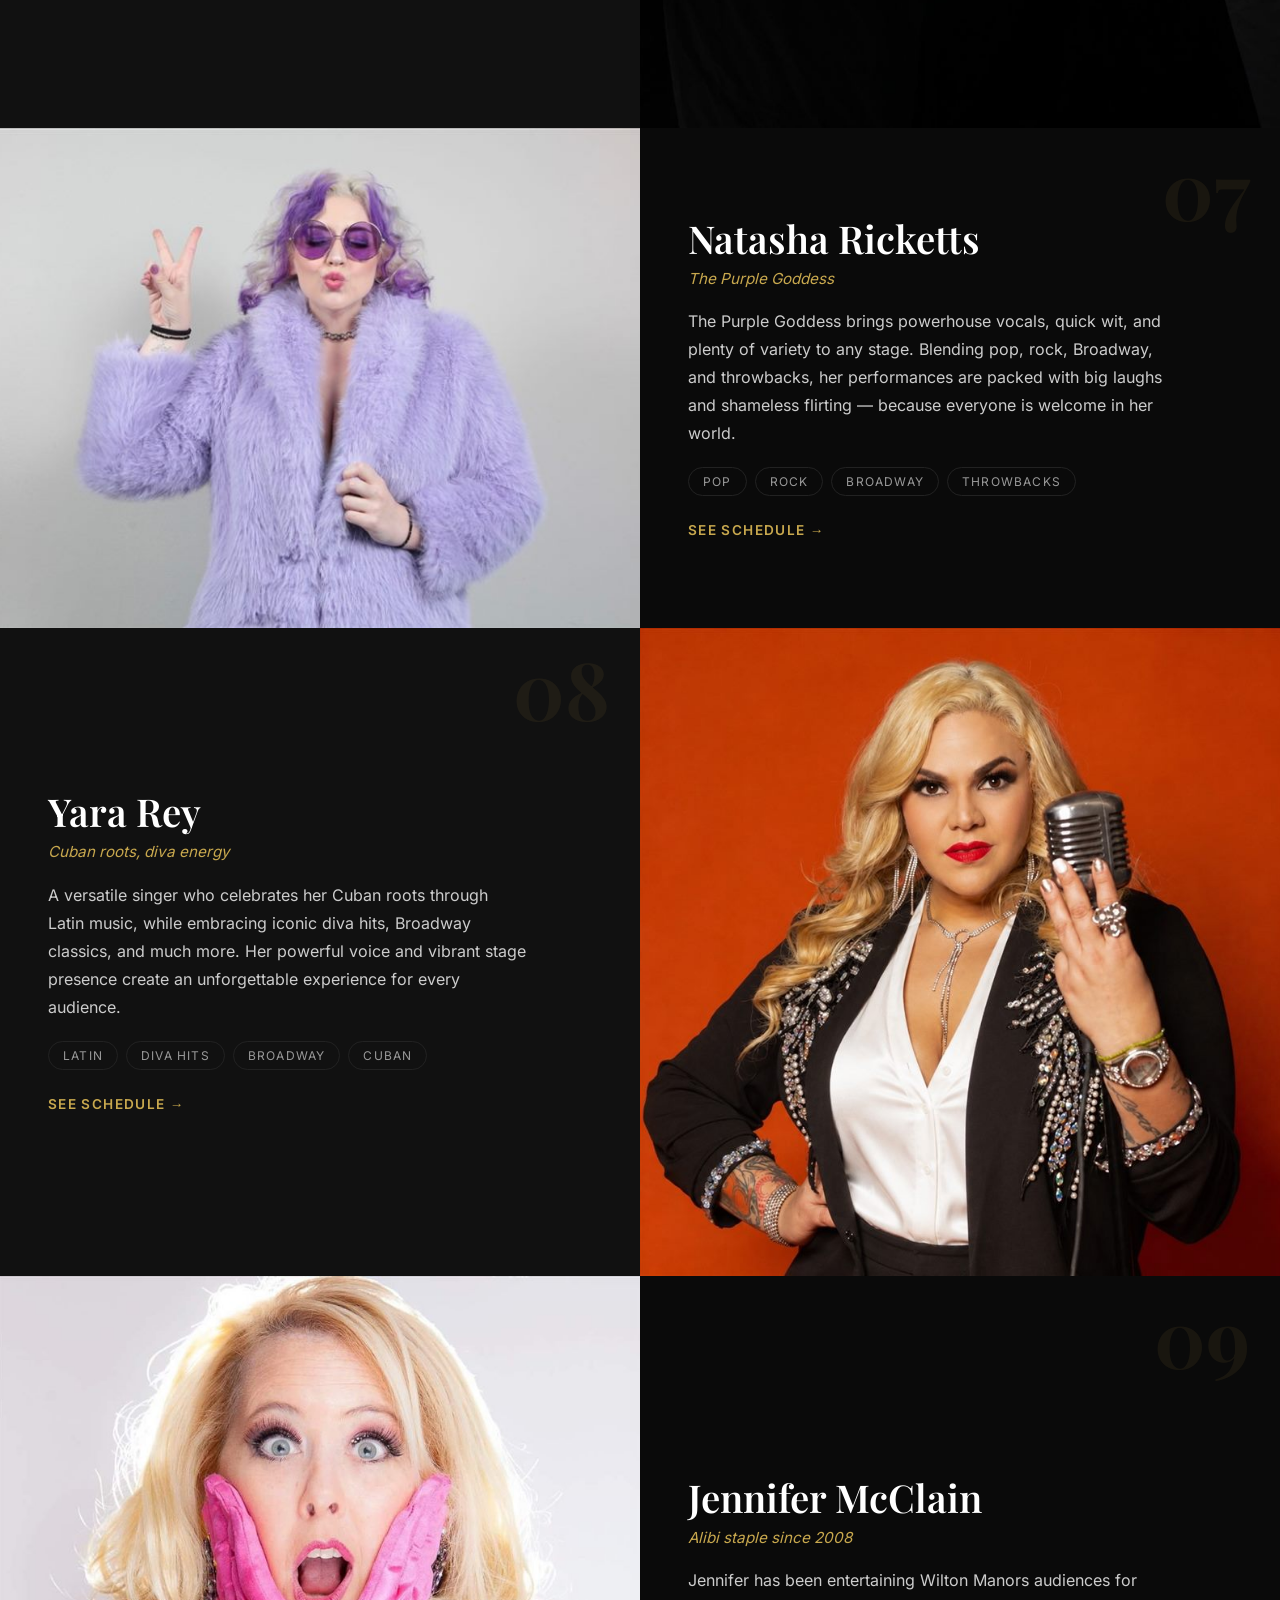
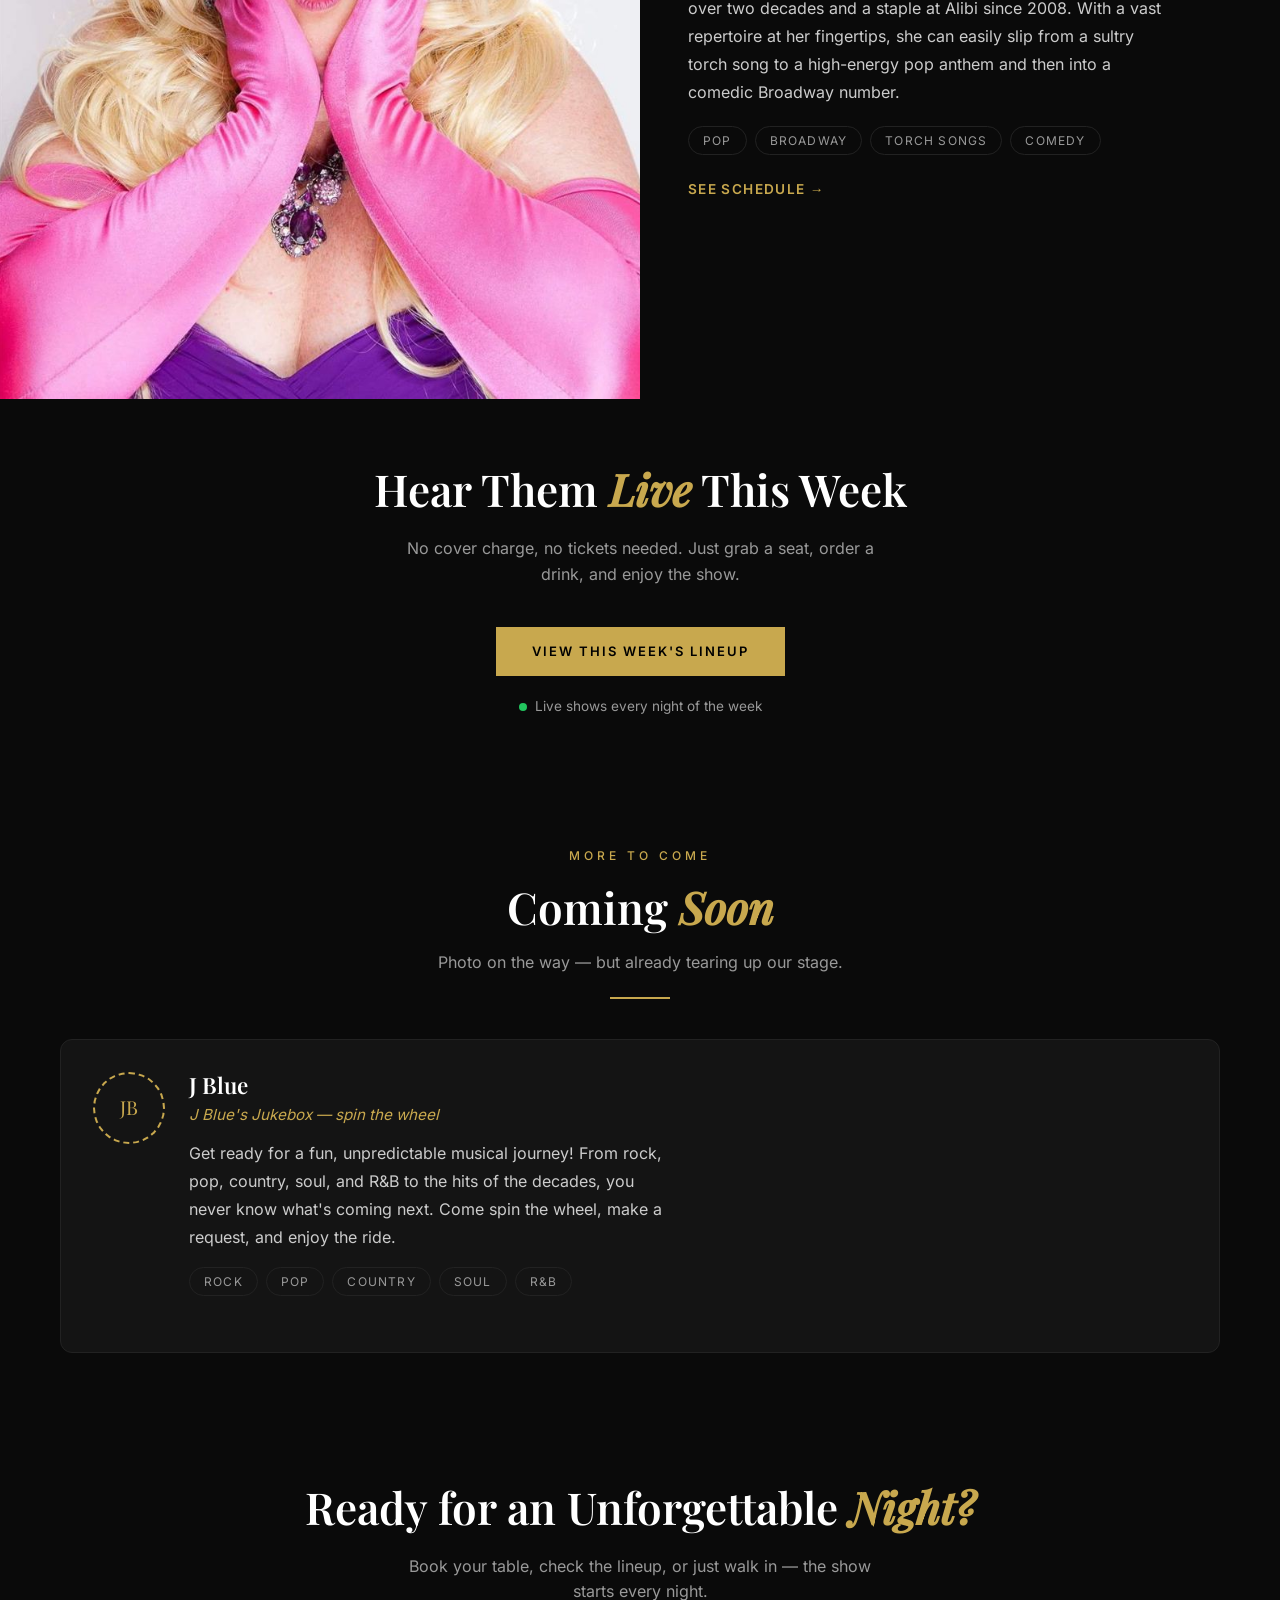
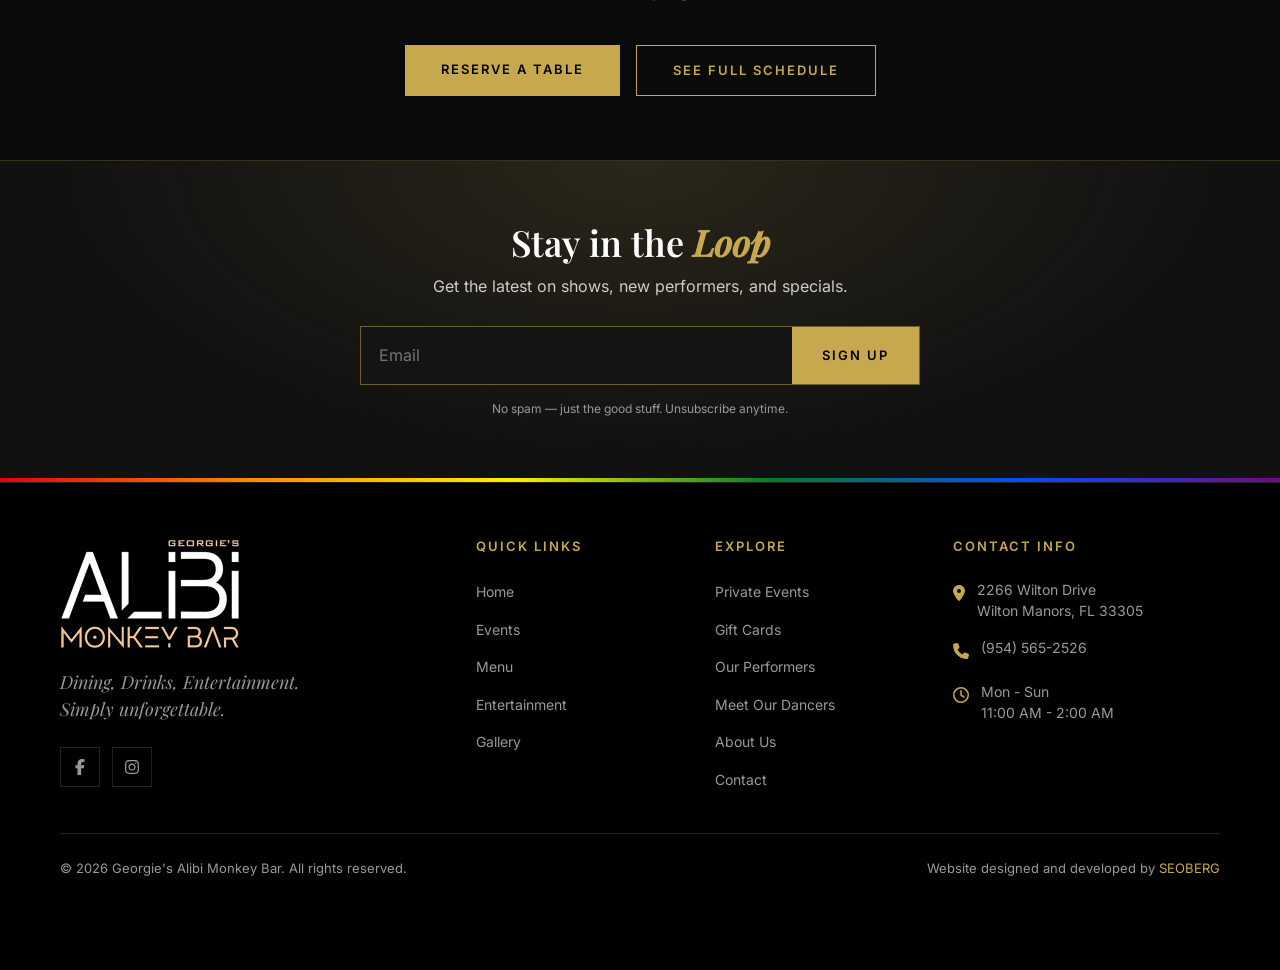
<file: performers.html>
<!DOCTYPE html>
<html lang="en">
<head>
  <meta charset="UTF-8">
  <meta name="viewport" content="width=device-width, initial-scale=1.0">
  <title>Our Performers | Alibi Monkey Bar</title>
  <meta name="description" content="Meet the incredible live performers at Georgie's Alibi Monkey Bar. Ten artists bringing soul, Latin, Broadway, pop, and more to Wilton Manors every night of the week.">
  <meta name="theme-color" content="#0A0A0A">
  <link rel="icon" type="image/png" sizes="32x32" href="images/favicon-32.png">
  <link rel="apple-touch-icon" href="images/apple-touch-icon.png">
  <link rel="preload" href="fonts/inter-latin.woff2" as="font" type="font/woff2" crossorigin>
  <link rel="preload" href="fonts/playfair-display-latin.woff2" as="font" type="font/woff2" crossorigin>
  <link rel="preload" href="fonts/playfair-display-italic-latin.woff2" as="font" type="font/woff2" crossorigin>
  <link rel="stylesheet" href="css/style.css?v=20261104f">
</head>
<body>

  <header class="header">
    <div class="header-inner">
      <a href="./" class="logo"><img src="images/logo.webp" alt="Georgie's Alibi Monkey Bar" width="360" height="220"></a>
      <nav class="nav">
        <a href="./">Home</a><a href="events.html">Events</a><a href="menu.html">Menu</a>
        <a href="entertainment.html">Entertainment</a><a href="performers.html" class="active">Performers</a><a href="dancers.html">Dancers</a><a href="gallery.html">Gallery</a>
        <a href="private-events.html">Private Events</a><a href="gift-cards.html">Gift Cards</a><a href="about.html">About</a><a href="contact.html">Contact</a>
      </nav>
      <a href="contact.html#reserve" class="btn-reserve">Reserve A Table</a>
      <button class="menu-toggle" aria-label="Open menu"><span></span><span></span><span></span></button>
    </div>
  </header>
  <div class="mobile-nav"><button class="mobile-nav-close" aria-label="Close menu">&times;</button><a href="./">Home</a><a href="events.html">Events</a><a href="menu.html">Menu</a><a href="entertainment.html">Entertainment</a><a href="performers.html">Performers</a><a href="dancers.html">Dancers</a><a href="gallery.html">Gallery</a><a href="private-events.html">Private Events</a><a href="gift-cards.html">Gift Cards</a><a href="about.html">About</a><a href="contact.html">Contact</a></div>

  <!-- HERO -->
  <section class="perf-hero">
    <div class="perf-hero-glow"></div>
    <div class="container">
      <span class="section-label">Live at the Alibi</span>
      <h1>The <em>Lineup</em></h1>
      <p class="perf-hero-sub">Ten extraordinary voices. Every genre you love. No cover, no tickets &mdash; just incredible live music in the heart of Wilton Manors.</p>
      <div class="perf-stats">
        <div class="perf-stat"><span class="perf-stat-num">10</span><span class="perf-stat-label">Artists</span></div>
        <div class="perf-stat"><span class="perf-stat-num">7</span><span class="perf-stat-label">Nights a Week</span></div>
        <div class="perf-stat"><span class="perf-stat-num">Free</span><span class="perf-stat-label">No Cover</span></div>
      </div>
      <div class="cta-buttons">
        <a href="events.html" class="btn-primary">See Upcoming Shows</a>
        <a href="contact.html#reserve" class="btn-outline">Reserve a Table</a>
      </div>
    </div>
  </section>

  <div class="pride-divider"></div>

  <!-- admin:performers:lineup -->

  <!-- 01 Antonio Edwards -->
  <section class="perf-strip">
    <div class="perf-strip-photo">
      <img src="images/performers/antonio-edwards.jpg" alt="Antonio Edwards performing" width="800" height="800" loading="eager">
    </div>
    <div class="perf-strip-content">
      <span class="perf-strip-num">01</span>
      <h2 class="perf-strip-name">Antonio Edwards</h2>
      <p class="perf-strip-tagline">Performing at the Alibi since 2015</p>
      <p class="perf-strip-bio">Known for his powerful voice, versatility, and engaging stage presence, Antonio performs an exciting mix of American Standards, Motown, Disco, ’80s favorites, Pop, R&amp;B, and those big, booming diva power ballads. Also performs alongside LeNora Jaye in their popular “DUETS” show.</p>
      <div class="perf-strip-genres">
        <span class="perf-genre">Motown</span>
        <span class="perf-genre">R&amp;B</span>
        <span class="perf-genre">Broadway</span>
        <span class="perf-genre">Pop</span>
        <span class="perf-genre">Disco</span>
      </div>
      <a href="events.html" class="perf-strip-cta">See Schedule &rarr;</a>
    </div>
  </section>

  <!-- 02 Brian Mason -->
  <section class="perf-strip perf-strip--reverse">
    <div class="perf-strip-photo">
      <img src="images/performers/brian-mason.jpg" alt="Brian Mason performing" width="800" height="1000" loading="lazy" decoding="async">
    </div>
    <div class="perf-strip-content">
      <span class="perf-strip-num">02</span>
      <h2 class="perf-strip-name">Brian Mason</h2>
      <p class="perf-strip-tagline">The ultimate weekend soundtrack</p>
      <p class="perf-strip-bio">Brian brings the vocal chops while providing the ultimate soundtrack to kick off your weekend. From pop and R&amp;B hits through the decades to diva ballads, Brian serves a touch of soulfulness with a dash of crooner vibes.</p>
      <div class="perf-strip-genres">
        <span class="perf-genre">Pop</span>
        <span class="perf-genre">R&amp;B</span>
        <span class="perf-genre">Soul</span>
        <span class="perf-genre">Diva Ballads</span>
      </div>
      <a href="events.html" class="perf-strip-cta">See Schedule &rarr;</a>
    </div>
  </section>

  <!-- 03 LeNora Jaye -->
  <section class="perf-strip">
    <div class="perf-strip-photo">
      <img src="images/performers/lenora-jaye.jpg" alt="LeNora Jaye performing" width="800" height="529" loading="lazy" decoding="async">
    </div>
    <div class="perf-strip-content">
      <span class="perf-strip-num">03</span>
      <h2 class="perf-strip-name">LeNora Jaye</h2>
      <p class="perf-strip-tagline">NYC native, South Florida soul</p>
      <p class="perf-strip-bio">Grew up surrounded by Gospel, Jazz, Bebop, Motown, Opera, and Cabaret. LeNora brings powerful vocals, soulful style, and vibrant energy. Blending Soul, Jazz, Motown, Disco, and classic R&amp;B, her performances celebrate timeless favorites with a touch of glamour and plenty of GROOVE.</p>
      <div class="perf-strip-genres">
        <span class="perf-genre">Soul</span>
        <span class="perf-genre">Jazz</span>
        <span class="perf-genre">Motown</span>
        <span class="perf-genre">Disco</span>
        <span class="perf-genre">R&amp;B</span>
      </div>
      <a href="events.html" class="perf-strip-cta">See Schedule &rarr;</a>
    </div>
  </section>

  <!-- 04 Franklin Llovera -->
  <section class="perf-strip perf-strip--reverse">
    <div class="perf-strip-photo">
      <img src="images/performers/franklin-llovera.jpg" alt="Franklin Llovera performing" width="800" height="647" loading="lazy" decoding="async">
    </div>
    <div class="perf-strip-content">
      <span class="perf-strip-num">04</span>
      <h2 class="perf-strip-name">Franklin Llovera</h2>
      <p class="perf-strip-tagline">Latin flavor, powerhouse vocals</p>
      <p class="perf-strip-bio">Franklin brings powerful vocals, Latin flavor, and warm charismatic energy to the stage. His performances blend pop, soul, Latin favorites, and audience requests, with a natural connection and spontaneity that make every show feel personal.</p>
      <div class="perf-strip-genres">
        <span class="perf-genre">Latin</span>
        <span class="perf-genre">Pop</span>
        <span class="perf-genre">Soul</span>
        <span class="perf-genre">Audience Requests</span>
      </div>
      <a href="events.html" class="perf-strip-cta">See Schedule &rarr;</a>
    </div>
  </section>

  <!-- 05 Mailyn "Soulfree" -->
  <section class="perf-strip">
    <div class="perf-strip-photo">
      <img src="images/performers/mailyn-soulfree.webp" alt="Mailyn &quot;Soulfree&quot; performing" width="1023" height="1538" loading="lazy" decoding="async">
    </div>
    <div class="perf-strip-content">
      <span class="perf-strip-num">05</span>
      <h2 class="perf-strip-name">Mailyn "Soulfree"</h2>
      <p class="perf-strip-tagline">El Sazón de Wilton Manors</p>
      <p class="perf-strip-bio">Big voice and a whole lot of sabor! Winner of La Voz Guacalito. Soulfree brings powerhouse vocals, Latin sabor, and undeniable energy. From Latin and soul to Broadway, reggae, dancehall, and everything in between — “Celebrando la vida en canto.”</p>
      <div class="perf-strip-genres">
        <span class="perf-genre">Latin</span>
        <span class="perf-genre">Soul</span>
        <span class="perf-genre">Broadway</span>
        <span class="perf-genre">Reggae</span>
        <span class="perf-genre">Dancehall</span>
      </div>
      <a href="events.html" class="perf-strip-cta">See Schedule &rarr;</a>
    </div>
  </section>

  <!-- 06 Miss Bouvèé -->
  <section class="perf-strip perf-strip--reverse">
    <div class="perf-strip-photo">
      <img src="images/performers/miss-bouvee.jpg" alt="Miss Bouvèé performing" width="800" height="1035" loading="lazy" decoding="async">
    </div>
    <div class="perf-strip-content">
      <span class="perf-strip-num">06</span>
      <h2 class="perf-strip-name">Miss Bouvèé</h2>
      <p class="perf-strip-tagline">Theatrical entertainer &amp; LGBTQIA+ activist</p>
      <p class="perf-strip-bio">Miss Bouvèé is a live-singing female impersonator and theatrical entertainer known for show-stopping vocals, high camp, and staunch activism in the LGBTQIA+ community.</p>
      <div class="perf-strip-genres">
        <span class="perf-genre">Theatrical</span>
        <span class="perf-genre">Live Vocals</span>
        <span class="perf-genre">Camp</span>
      </div>
      <a href="events.html" class="perf-strip-cta">See Schedule &rarr;</a>
    </div>
  </section>

  <!-- 07 Natasha Ricketts -->
  <section class="perf-strip">
    <div class="perf-strip-photo">
      <img src="images/performers/natasha-ricketts.jpg" alt="Natasha Ricketts performing" width="800" height="516" loading="lazy" decoding="async">
    </div>
    <div class="perf-strip-content">
      <span class="perf-strip-num">07</span>
      <h2 class="perf-strip-name">Natasha Ricketts</h2>
      <p class="perf-strip-tagline">The Purple Goddess</p>
      <p class="perf-strip-bio">The Purple Goddess brings powerhouse vocals, quick wit, and plenty of variety to any stage. Blending pop, rock, Broadway, and throwbacks, her performances are packed with big laughs and shameless flirting — because everyone is welcome in her world.</p>
      <div class="perf-strip-genres">
        <span class="perf-genre">Pop</span>
        <span class="perf-genre">Rock</span>
        <span class="perf-genre">Broadway</span>
        <span class="perf-genre">Throwbacks</span>
      </div>
      <a href="events.html" class="perf-strip-cta">See Schedule &rarr;</a>
    </div>
  </section>

  <!-- 08 Yara Rey -->
  <section class="perf-strip perf-strip--reverse">
    <div class="perf-strip-photo">
      <img src="images/performers/yara-rey.jpg" alt="Yara Rey performing" width="800" height="800" loading="lazy" decoding="async">
    </div>
    <div class="perf-strip-content">
      <span class="perf-strip-num">08</span>
      <h2 class="perf-strip-name">Yara Rey</h2>
      <p class="perf-strip-tagline">Cuban roots, diva energy</p>
      <p class="perf-strip-bio">A versatile singer who celebrates her Cuban roots through Latin music, while embracing iconic diva hits, Broadway classics, and much more. Her powerful voice and vibrant stage presence create an unforgettable experience for every audience.</p>
      <div class="perf-strip-genres">
        <span class="perf-genre">Latin</span>
        <span class="perf-genre">Diva Hits</span>
        <span class="perf-genre">Broadway</span>
        <span class="perf-genre">Cuban</span>
      </div>
      <a href="events.html" class="perf-strip-cta">See Schedule &rarr;</a>
    </div>
  </section>

  <!-- 09 Jennifer McClain -->
  <section class="perf-strip">
    <div class="perf-strip-photo">
      <img src="images/performers/jennifer-mcclain.jpg" alt="Jennifer McClain performing" width="800" height="895" loading="lazy" decoding="async">
    </div>
    <div class="perf-strip-content">
      <span class="perf-strip-num">09</span>
      <h2 class="perf-strip-name">Jennifer McClain</h2>
      <p class="perf-strip-tagline">Alibi staple since 2008</p>
      <p class="perf-strip-bio">Jennifer has been entertaining Wilton Manors audiences for over two decades and a staple at Alibi since 2008. With a vast repertoire at her fingertips, she can easily slip from a sultry torch song to a high-energy pop anthem and then into a comedic Broadway number.</p>
      <div class="perf-strip-genres">
        <span class="perf-genre">Pop</span>
        <span class="perf-genre">Broadway</span>
        <span class="perf-genre">Torch Songs</span>
        <span class="perf-genre">Comedy</span>
      </div>
      <a href="events.html" class="perf-strip-cta">See Schedule &rarr;</a>
    </div>
  </section>
  <!-- /admin:performers:lineup -->

  <!-- MID CTA -->
  <section class="cta-section">
    <div class="container">
      <h2>Hear Them <em>Live</em> This Week</h2>
      <p>No cover charge, no tickets needed. Just grab a seat, order a drink, and enjoy the show.</p>
      <div class="cta-buttons">
        <a href="events.html" class="btn-primary">View This Week's Lineup</a>
      </div>
      <div class="perf-live-badge">
        <span class="perf-live-dot"></span>
        Live shows every night of the week
      </div>
    </div>
  </section>

  <!-- admin:performers:coming -->

  <section class="section">
    <div class="container">
      <div class="section-header">
        <span class="section-label">More to Come</span>
        <h2 class="section-title">Coming <em>Soon</em></h2>
        <p class="section-desc">Photo on the way &mdash; but already tearing up our stage.</p>
        <div class="gold-line"></div>
      </div>

      <div class="perf-coming-grid">
        <div class="perf-coming-card fade-in">
          <div class="perf-coming-avatar"><span>JB</span></div>
          <div class="perf-coming-info">
            <h3>J Blue</h3>
            <p class="perf-strip-tagline">J Blue's Jukebox — spin the wheel</p>
            <p class="perf-strip-bio">Get ready for a fun, unpredictable musical journey! From rock, pop, country, soul, and R&amp;B to the hits of the decades, you never know what's coming next. Come spin the wheel, make a request, and enjoy the ride.</p>
            <div class="perf-strip-genres">
              <span class="perf-genre">Rock</span>
              <span class="perf-genre">Pop</span>
              <span class="perf-genre">Country</span>
              <span class="perf-genre">Soul</span>
              <span class="perf-genre">R&amp;B</span>
            </div>
          </div>
        </div>

      </div>
    </div>
  </section>
  <!-- /admin:performers:coming -->

  <!-- BOTTOM CTA -->
  <section class="cta-section">
    <div class="container">
      <h2>Ready for an Unforgettable <em>Night?</em></h2>
      <p>Book your table, check the lineup, or just walk in &mdash; the show starts every night.</p>
      <div class="cta-buttons">
        <a href="contact.html#reserve" class="btn-primary">Reserve a Table</a>
        <a href="events.html" class="btn-outline">See Full Schedule</a>
      </div>
    </div>
  </section>

  <!-- NEWSLETTER -->
  <section class="newsletter">
    <div class="container">
      <h2>Stay in the <em>Loop</em></h2>
      <p>Get the latest on shows, new performers, and specials.</p>
      <form class="newsletter-form" method="post" action="#" data-endpoint="api/subscribe.php" data-success="You're on the list! Watch your inbox for our next update." novalidate>
        <label class="sr-only" for="nl-email-performers">Email address</label>
        <input id="nl-email-performers" type="email" name="email" placeholder="Email" autocomplete="email" required>
        <input class="hp-field" type="text" name="website" tabindex="-1" autocomplete="off" aria-hidden="true">
        <button type="submit">Sign Up</button>
      </form>
      <p class="form-status" role="status" aria-live="polite" hidden></p>
      <p class="newsletter-note">No spam &mdash; just the good stuff. Unsubscribe anytime.</p>
    </div>
  </section>

  <div class="pride-divider"></div>
  <footer class="footer">
    <div class="container">
      <div class="footer-grid">
        <div class="footer-brand"><a href="./" class="logo"><img loading="lazy" decoding="async" src="images/logo.webp" alt="Georgie's Alibi Monkey Bar" width="360" height="220"></a><p class="footer-tagline">Dining, Drinks, Entertainment.<br>Simply unforgettable.</p><div class="footer-social"><a href="https://www.facebook.com/alibi.wiltonmanors/" target="_blank" rel="noopener" aria-label="Facebook"><i class="fab fa-facebook-f"></i></a><a href="https://www.instagram.com/alibimonkeybar/" target="_blank" rel="noopener" aria-label="Instagram"><i class="fab fa-instagram"></i></a></div></div>
        <div class="footer-col"><h4>Quick Links</h4><ul class="footer-links"><li><a href="./">Home</a></li><li><a href="events.html">Events</a></li><li><a href="menu.html">Menu</a></li><li><a href="entertainment.html">Entertainment</a></li><li><a href="gallery.html">Gallery</a></li></ul></div>
        <div class="footer-col"><h4>Explore</h4><ul class="footer-links"><li><a href="private-events.html">Private Events</a></li><li><a href="gift-cards.html">Gift Cards</a></li><li><a href="performers.html">Our Performers</a></li><li><a href="dancers.html">Meet Our Dancers</a></li><li><a href="about.html">About Us</a></li><li><a href="contact.html">Contact</a></li></ul></div>
        <div class="footer-col"><h4>Contact Info</h4><div class="footer-contact-item"><span class="icon"><i class="fas fa-map-marker-alt"></i></span><p>2266 Wilton Drive<br>Wilton Manors, FL 33305</p></div><div class="footer-contact-item"><span class="icon"><i class="fas fa-phone"></i></span><a href="tel:+19545652526">(954) 565-2526</a></div><div class="footer-contact-item"><span class="icon"><i class="far fa-clock"></i></span><p>Mon - Sun<br>11:00 AM - 2:00 AM</p></div></div>
      </div>
      <div class="footer-bottom"><p>&copy; 2026 Georgie's Alibi Monkey Bar. All rights reserved.</p><p class="footer-credit">Website designed and developed by <a href="https://seoberg.com" target="_blank" rel="noopener">SEOBERG</a></p></div>
    </div>
  </footer>
  <div class="mobile-cta-bar">
    <a href="tel:+19545652526" class="cta-call"><i class="fas fa-phone"></i> Call Now</a>
    <a href="contact.html#reserve" class="cta-reserve">Reserve A Table</a>
  </div>
  <script src="js/main.js?v=20260925"></script>
  <script src="js/chat.js?v=20261016b"></script>
</body>
</html>
</file>
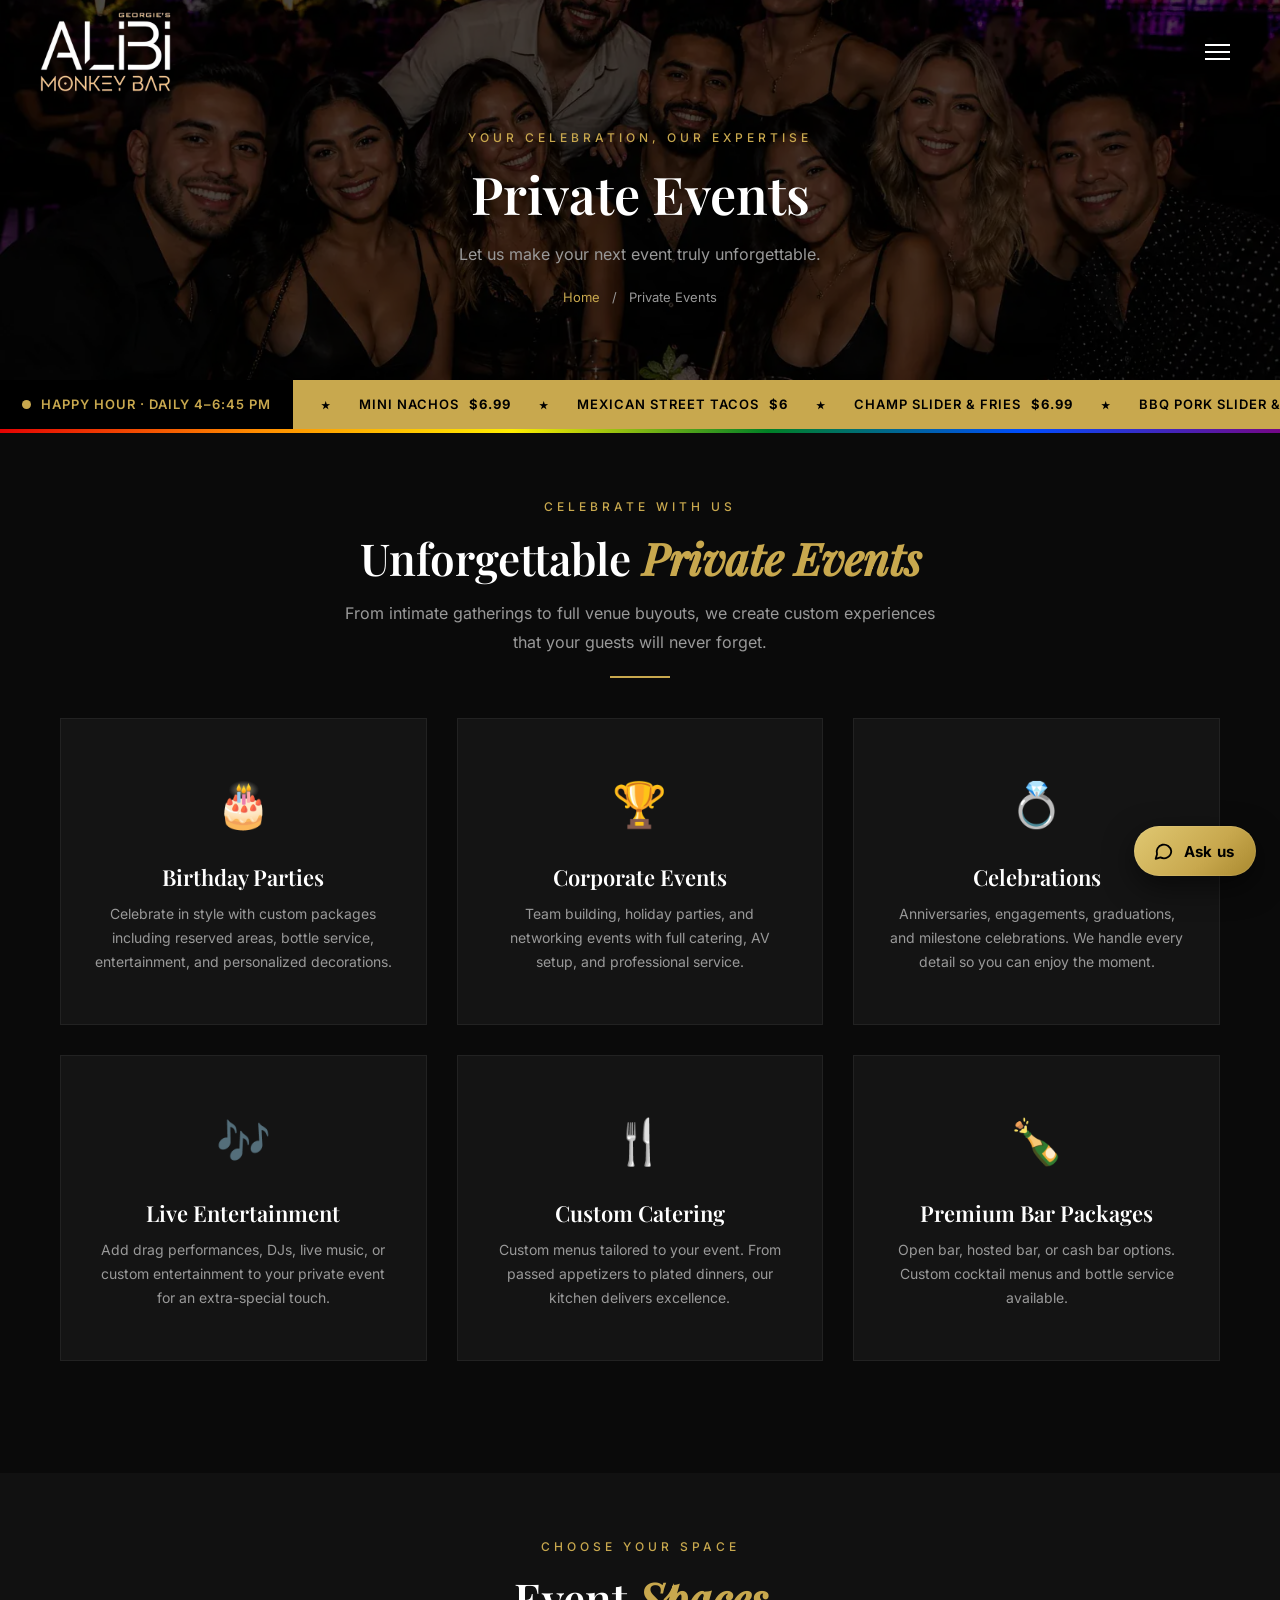
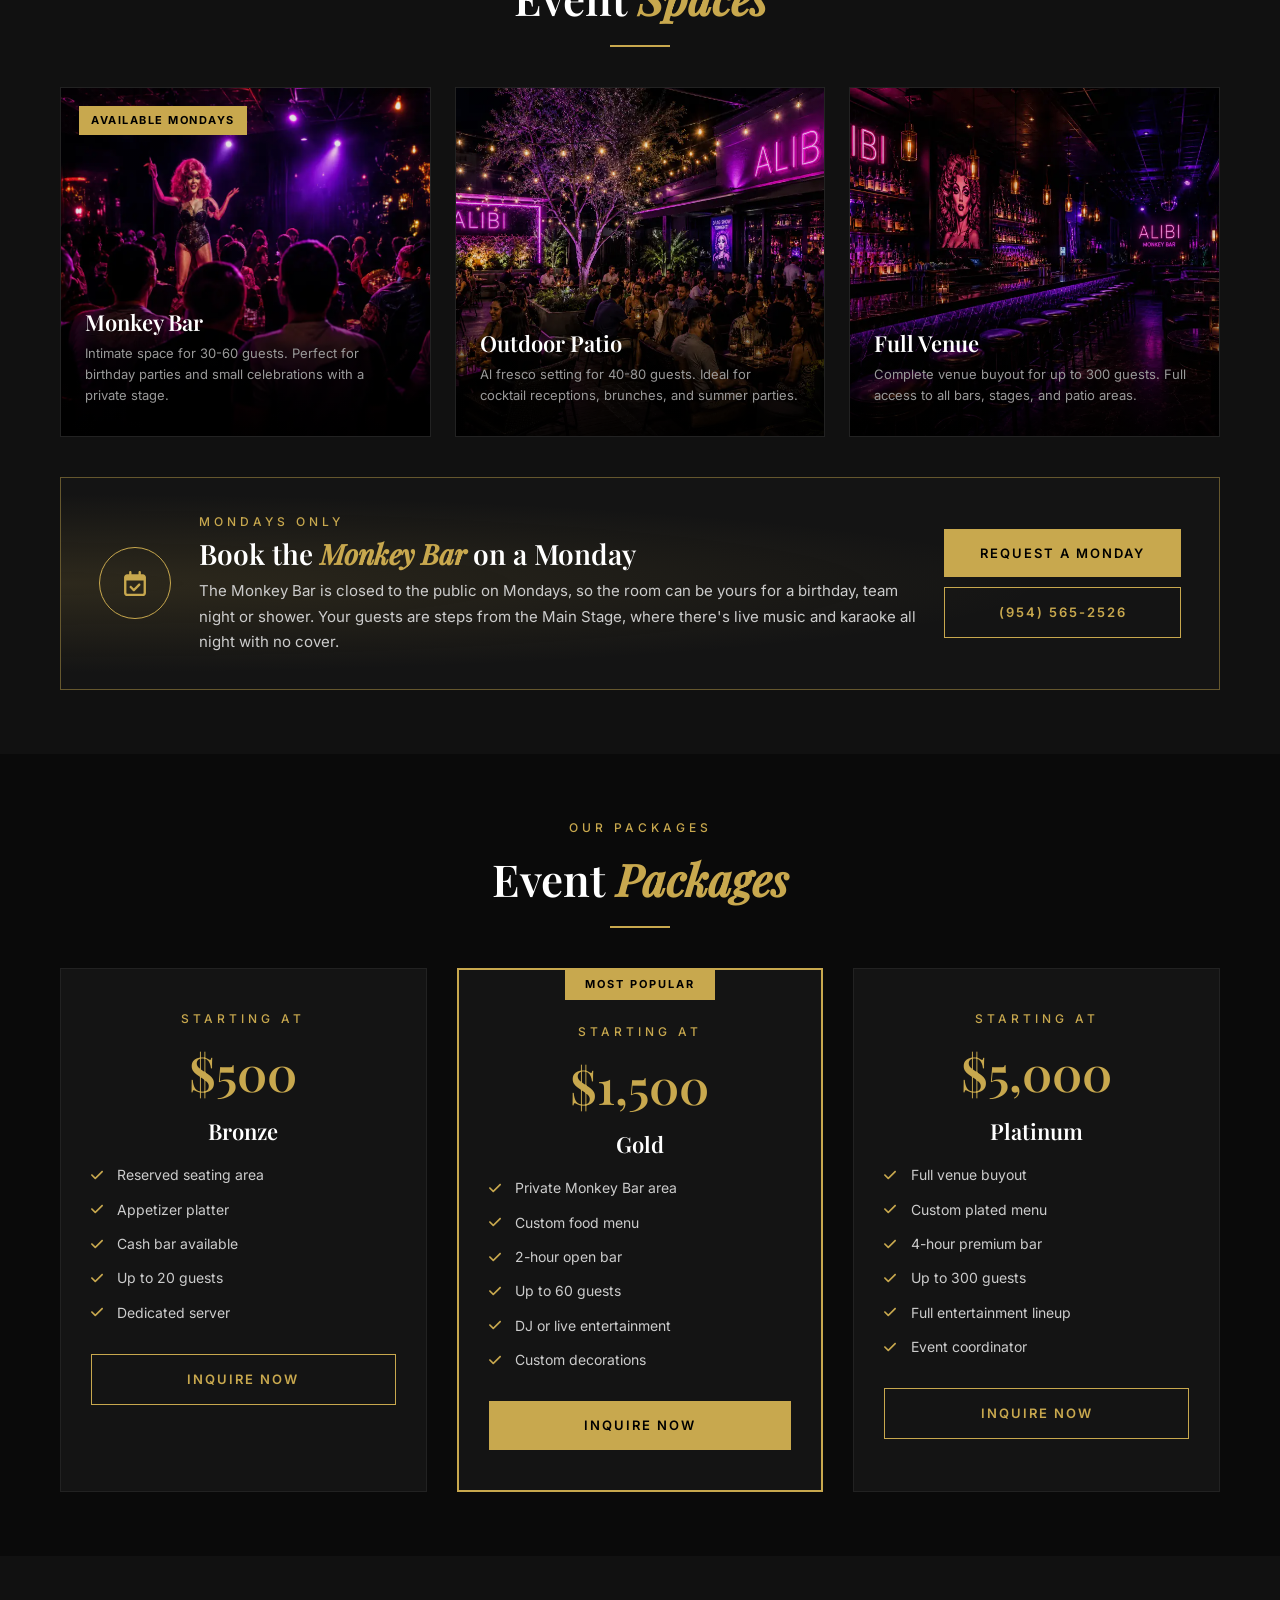
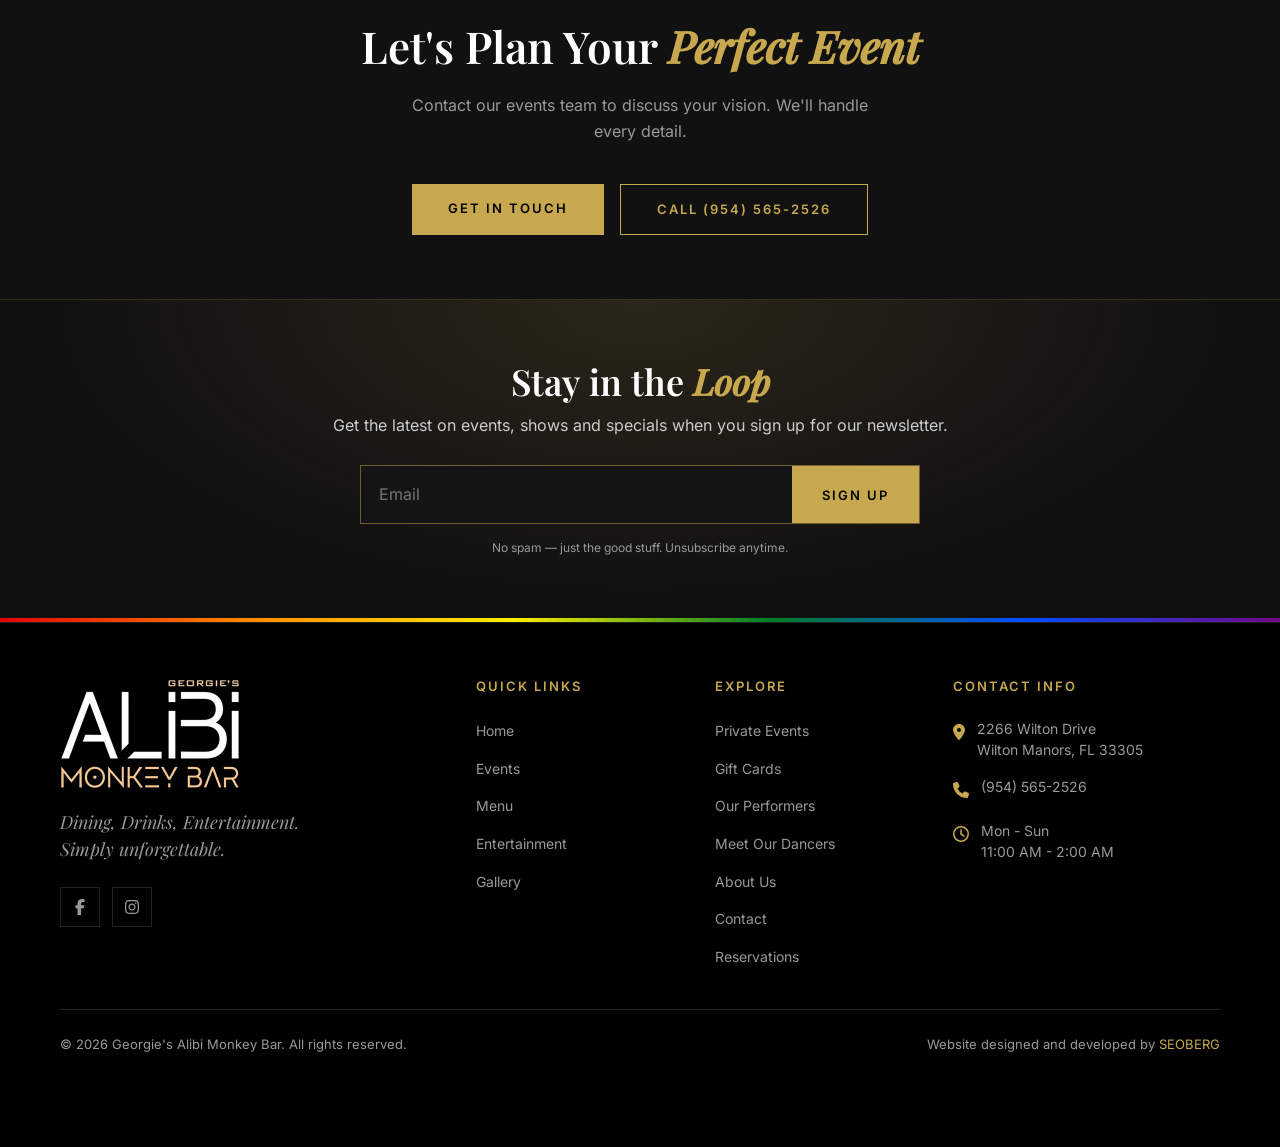
<file: private-events.html>
<!DOCTYPE html>
<html lang="en">
<head>
  <meta charset="UTF-8">
  <meta name="viewport" content="width=device-width, initial-scale=1.0">
  <title>Private Events | Alibi Monkey Bar</title>
  <meta name="description" content="Host your next private event at Alibi Monkey Bar. Birthdays, celebrations, corporate events, and more.">
  <meta name="theme-color" content="#0A0A0A">
  <link rel="icon" type="image/png" sizes="32x32" href="images/favicon-32.png">
  <link rel="apple-touch-icon" href="images/apple-touch-icon.png">
  <link rel="preload" href="fonts/inter-latin.woff2" as="font" type="font/woff2" crossorigin>
  <link rel="preload" href="fonts/playfair-display-latin.woff2" as="font" type="font/woff2" crossorigin>
  <link rel="preload" href="images/site/customer-group-photo-1600.webp" as="image" fetchpriority="high">
  <link rel="stylesheet" href="css/style.css?v=20261104f">
</head>
<body>

  <header class="header">
    <div class="header-inner">
      <a href="./" class="logo"><img src="images/logo.webp" alt="Georgie's Alibi Monkey Bar" width="360" height="220"></a>
      <nav class="nav">
        <a href="./">Home</a><a href="events.html">Events</a><a href="menu.html">Menu</a>
        <a href="entertainment.html">Entertainment</a><a href="performers.html">Performers</a><a href="dancers.html">Dancers</a><a href="gallery.html">Gallery</a>
        <a href="private-events.html" class="active">Private Events</a><a href="gift-cards.html">Gift Cards</a><a href="about.html">About</a><a href="contact.html">Contact</a>
      </nav>
      <a href="contact.html#reserve" class="btn-reserve">Reserve A Table</a>
      <button class="menu-toggle" aria-label="Open menu"><span></span><span></span><span></span></button>
    </div>
  </header>
  <div class="mobile-nav"><button class="mobile-nav-close" aria-label="Close menu">&times;</button><a href="./">Home</a><a href="events.html">Events</a><a href="menu.html">Menu</a><a href="entertainment.html">Entertainment</a><a href="performers.html">Performers</a><a href="dancers.html">Dancers</a><a href="gallery.html">Gallery</a><a href="private-events.html">Private Events</a><a href="gift-cards.html">Gift Cards</a><a href="about.html">About</a><a href="contact.html">Contact</a></div>

  <section class="page-banner">
    <div class="page-banner-bg" style="background-image: url('images/site/customer-group-photo-1600.webp');"></div>
    <div class="page-banner-content">
      <span class="section-label">Your Celebration, Our Expertise</span>
      <h1>Private Events</h1>
      <p>Let us make your next event truly unforgettable.</p>
      <div class="breadcrumb"><a href="./">Home</a> <span>/</span> <span>Private Events</span></div>
    </div>
  </section>

  <!-- HAPPY HOUR TICKER (details from the Square site's Happy Hour Menu page) -->
  <a class="hh-ticker" href="menu.html#happy-hour" aria-label="Happy Hour every day 4 to 6:45 PM. See the Happy Hour menu.">
    <span class="hh-ticker-label">
      <span class="hh-ticker-dot"></span>
      <span data-hh-status data-hh-idle="Happy Hour &middot; Daily 4&ndash;6:45 PM">Happy Hour &middot; Daily 4&ndash;6:45 PM</span>
    </span>
    <span class="hh-ticker-track" aria-hidden="true">
      <span class="hh-ticker-items">
        <span>Mini Nachos <b>$6.99</b></span>
        <span>Mexican Street Tacos <b>$6</b></span>
        <span>Champ Slider &amp; Fries <b>$6.99</b></span>
        <span>BBQ Pork Slider &amp; Fries <b>$6.99</b></span>
        <span>4 oz. Burger &amp; Fries <b>$6.99</b></span>
        <span>Bacon Cheese Dog &amp; Fries <b>$6.99</b></span>
        <span>Wings (5) <b>$6.99</b></span>
        <span>Chicken Quesadilla <b>$11.99</b></span>
        <span>Sides from <b>$3</b></span>
        <span class="hh-ticker-cta">See the Happy Hour menu &rarr;</span>
      </span>
    </span>
  </a>
  <div class="pride-divider"></div>

  <!-- INTRO -->
  <section class="section">
    <div class="container">
      <div class="section-header">
        <span class="section-label">Celebrate With Us</span>
        <h2 class="section-title">Unforgettable <em>Private Events</em></h2>
        <p class="section-desc">From intimate gatherings to full venue buyouts, we create custom experiences that your guests will never forget.</p>
        <div class="gold-line"></div>
      </div>

      <div class="private-features">
        <div class="private-feature fade-in">
          <div class="private-feature-icon">&#127874;</div>
          <h4>Birthday Parties</h4>
          <p>Celebrate in style with custom packages including reserved areas, bottle service, entertainment, and personalized decorations.</p>
        </div>
        <div class="private-feature fade-in fade-in-delay-1">
          <div class="private-feature-icon">&#127942;</div>
          <h4>Corporate Events</h4>
          <p>Team building, holiday parties, and networking events with full catering, AV setup, and professional service.</p>
        </div>
        <div class="private-feature fade-in fade-in-delay-2">
          <div class="private-feature-icon">&#128141;</div>
          <h4>Celebrations</h4>
          <p>Anniversaries, engagements, graduations, and milestone celebrations. We handle every detail so you can enjoy the moment.</p>
        </div>
        <div class="private-feature fade-in">
          <div class="private-feature-icon">&#127926;</div>
          <h4>Live Entertainment</h4>
          <p>Add drag performances, DJs, live music, or custom entertainment to your private event for an extra-special touch.</p>
        </div>
        <div class="private-feature fade-in fade-in-delay-1">
          <div class="private-feature-icon">&#127860;</div>
          <h4>Custom Catering</h4>
          <p>Custom menus tailored to your event. From passed appetizers to plated dinners, our kitchen delivers excellence.</p>
        </div>
        <div class="private-feature fade-in fade-in-delay-2">
          <div class="private-feature-icon">&#127870;</div>
          <h4>Premium Bar Packages</h4>
          <p>Open bar, hosted bar, or cash bar options. Custom cocktail menus and bottle service available.</p>
        </div>
      </div>
    </div>
  </section>

  <!-- VENUE OPTIONS -->
  <section class="section section-dark">
    <div class="container">
      <div class="section-header">
        <span class="section-label">Choose Your Space</span>
        <h2 class="section-title">Event <em>Spaces</em></h2>
        <div class="gold-line"></div>
      </div>
      <div class="spaces-grid spaces-grid--3">
        <div class="space-card fade-in" style="height:350px;">
          <div class="space-card-bg" data-bg="images/site/monkey-bar-1024.webp"></div>
          <div class="space-card-overlay"></div>
          <span class="space-card-tag">Available Mondays</span>
          <div class="space-card-content">
            <h3>Monkey Bar</h3>
            <p>Intimate space for 30-60 guests. Perfect for birthday parties and small celebrations with a private stage.</p>
          </div>
        </div>
        <div class="space-card fade-in fade-in-delay-1" style="height:350px;">
          <div class="space-card-bg" data-bg="images/site/outdoor-patio-scene-1024.webp"></div>
          <div class="space-card-overlay"></div>
          <div class="space-card-content">
            <h3>Outdoor Patio</h3>
            <p>Al fresco setting for 40-80 guests. Ideal for cocktail receptions, brunches, and summer parties.</p>
          </div>
        </div>
        <div class="space-card fade-in fade-in-delay-2" style="height:350px;">
          <div class="space-card-bg" data-bg="images/site/main-bar-interior-1024.webp"></div>
          <div class="space-card-overlay"></div>
          <div class="space-card-content">
            <h3>Full Venue</h3>
            <p>Complete venue buyout for up to 300 guests. Full access to all bars, stages, and patio areas.</p>
          </div>
        </div>
      </div>

      <!-- MONDAY BOOKINGS (client's Monday page: "Monkey Bar closed Mondays, available for your private event") -->
      <div class="callout-strip fade-in">
        <div class="callout-strip-icon"><i class="far fa-calendar-check"></i></div>
        <div class="callout-strip-text">
          <span class="section-label">Mondays Only</span>
          <h3>Book the <em>Monkey Bar</em> on a Monday</h3>
          <p>The Monkey Bar is closed to the public on Mondays, so the room can be yours for a birthday, team night or shower. Your guests are steps from the Main Stage, where there's live music and karaoke all night with no cover.</p>
        </div>
        <div class="callout-strip-actions">
          <a href="contact.html#contact-form" class="btn-primary">Request a Monday</a>
          <a href="tel:+19545652526" class="btn-outline">(954) 565-2526</a>
        </div>
      </div>
    </div>
  </section>

  <!-- PACKAGES -->
  <section class="section">
    <div class="container">
      <div class="section-header">
        <span class="section-label">Our Packages</span>
        <h2 class="section-title">Event <em>Packages</em></h2>
        <div class="gold-line"></div>
      </div>
      <div class="experience-grid">
        <div class="fade-in" style="background:var(--bg-card); border:1px solid var(--border); padding:40px 30px; text-align:center;">
          <span class="section-label">Starting at</span>
          <h3 style="font-size:48px; color:var(--gold); margin:16px 0;">$500</h3>
          <h4 style="font-family:'Playfair Display',serif; font-size:22px; margin-bottom:20px;">Bronze</h4>
          <ul style="list-style:none; text-align:left; display:flex; flex-direction:column; gap:12px; margin-bottom:30px;">
            <li style="color:var(--text-body); font-size:14px;"><i class="fas fa-check" style="color:var(--gold); margin-right:10px;"></i> Reserved seating area</li>
            <li style="color:var(--text-body); font-size:14px;"><i class="fas fa-check" style="color:var(--gold); margin-right:10px;"></i> Appetizer platter</li>
            <li style="color:var(--text-body); font-size:14px;"><i class="fas fa-check" style="color:var(--gold); margin-right:10px;"></i> Cash bar available</li>
            <li style="color:var(--text-body); font-size:14px;"><i class="fas fa-check" style="color:var(--gold); margin-right:10px;"></i> Up to 20 guests</li>
            <li style="color:var(--text-body); font-size:14px;"><i class="fas fa-check" style="color:var(--gold); margin-right:10px;"></i> Dedicated server</li>
          </ul>
          <a href="contact.html" class="btn-outline" style="width:100%; display:block; text-align:center;">Inquire Now</a>
        </div>
        <div class="fade-in fade-in-delay-1" style="background:var(--bg-card); border:2px solid var(--gold); padding:40px 30px; text-align:center; position:relative;">
          <div style="position:absolute; top:0; left:50%; transform:translateX(-50%); background:var(--gold); color:var(--black); font-size:11px; font-weight:700; letter-spacing:2px; text-transform:uppercase; padding:6px 20px;">Most Popular</div>
          <span class="section-label" style="margin-top:12px;">Starting at</span>
          <h3 style="font-size:48px; color:var(--gold); margin:16px 0;">$1,500</h3>
          <h4 style="font-family:'Playfair Display',serif; font-size:22px; margin-bottom:20px;">Gold</h4>
          <ul style="list-style:none; text-align:left; display:flex; flex-direction:column; gap:12px; margin-bottom:30px;">
            <li style="color:var(--text-body); font-size:14px;"><i class="fas fa-check" style="color:var(--gold); margin-right:10px;"></i> Private Monkey Bar area</li>
            <li style="color:var(--text-body); font-size:14px;"><i class="fas fa-check" style="color:var(--gold); margin-right:10px;"></i> Custom food menu</li>
            <li style="color:var(--text-body); font-size:14px;"><i class="fas fa-check" style="color:var(--gold); margin-right:10px;"></i> 2-hour open bar</li>
            <li style="color:var(--text-body); font-size:14px;"><i class="fas fa-check" style="color:var(--gold); margin-right:10px;"></i> Up to 60 guests</li>
            <li style="color:var(--text-body); font-size:14px;"><i class="fas fa-check" style="color:var(--gold); margin-right:10px;"></i> DJ or live entertainment</li>
            <li style="color:var(--text-body); font-size:14px;"><i class="fas fa-check" style="color:var(--gold); margin-right:10px;"></i> Custom decorations</li>
          </ul>
          <a href="contact.html" class="btn-primary" style="width:100%; display:block; text-align:center;">Inquire Now</a>
        </div>
        <div class="fade-in fade-in-delay-2" style="background:var(--bg-card); border:1px solid var(--border); padding:40px 30px; text-align:center;">
          <span class="section-label">Starting at</span>
          <h3 style="font-size:48px; color:var(--gold); margin:16px 0;">$5,000</h3>
          <h4 style="font-family:'Playfair Display',serif; font-size:22px; margin-bottom:20px;">Platinum</h4>
          <ul style="list-style:none; text-align:left; display:flex; flex-direction:column; gap:12px; margin-bottom:30px;">
            <li style="color:var(--text-body); font-size:14px;"><i class="fas fa-check" style="color:var(--gold); margin-right:10px;"></i> Full venue buyout</li>
            <li style="color:var(--text-body); font-size:14px;"><i class="fas fa-check" style="color:var(--gold); margin-right:10px;"></i> Custom plated menu</li>
            <li style="color:var(--text-body); font-size:14px;"><i class="fas fa-check" style="color:var(--gold); margin-right:10px;"></i> 4-hour premium bar</li>
            <li style="color:var(--text-body); font-size:14px;"><i class="fas fa-check" style="color:var(--gold); margin-right:10px;"></i> Up to 300 guests</li>
            <li style="color:var(--text-body); font-size:14px;"><i class="fas fa-check" style="color:var(--gold); margin-right:10px;"></i> Full entertainment lineup</li>
            <li style="color:var(--text-body); font-size:14px;"><i class="fas fa-check" style="color:var(--gold); margin-right:10px;"></i> Event coordinator</li>
          </ul>
          <a href="contact.html" class="btn-outline" style="width:100%; display:block; text-align:center;">Inquire Now</a>
        </div>
      </div>
    </div>
  </section>

  <section class="cta-section" style="background:var(--bg-section);">
    <div class="container">
      <h2>Let's Plan Your <em>Perfect Event</em></h2>
      <p>Contact our events team to discuss your vision. We'll handle every detail.</p>
      <div class="cta-buttons">
        <a href="contact.html" class="btn-primary">Get In Touch</a>
        <a href="tel:+19545652526" class="btn-outline">Call (954) 565-2526</a>
      </div>
    </div>
  </section>

  <!-- NEWSLETTER (like "Stay in the Loop" on the Square site) — posts to api/subscribe.php -->
  <section class="newsletter">
    <div class="container">
      <h2>Stay in the <em>Loop</em></h2>
      <p>Get the latest on events, shows and specials when you sign up for our newsletter.</p>
      <form class="newsletter-form" method="post" action="#" data-endpoint="api/subscribe.php" data-success="You're on the list! Watch your inbox for our next update." novalidate>
        <label class="sr-only" for="nl-email-private-events">Email address</label>
        <input id="nl-email-private-events" type="email" name="email" placeholder="Email" autocomplete="email" required>
        <input class="hp-field" type="text" name="website" tabindex="-1" autocomplete="off" aria-hidden="true">
        <button type="submit">Sign Up</button>
      </form>
      <p class="form-status" role="status" aria-live="polite" hidden></p>
      <p class="newsletter-note">No spam &mdash; just the good stuff. Unsubscribe anytime.</p>
    </div>
  </section>

  <div class="pride-divider"></div>
  <footer class="footer">
    <div class="container">
      <div class="footer-grid">
        <div class="footer-brand"><a href="./" class="logo"><img loading="lazy" decoding="async" src="images/logo.webp" alt="Georgie's Alibi Monkey Bar" width="360" height="220"></a><p class="footer-tagline">Dining, Drinks, Entertainment.<br>Simply unforgettable.</p><div class="footer-social"><a href="https://www.facebook.com/alibi.wiltonmanors/" target="_blank" rel="noopener" aria-label="Facebook"><i class="fab fa-facebook-f"></i></a><a href="https://www.instagram.com/alibimonkeybar/" target="_blank" rel="noopener" aria-label="Instagram"><i class="fab fa-instagram"></i></a></div></div>
        <div class="footer-col"><h4>Quick Links</h4><ul class="footer-links"><li><a href="./">Home</a></li><li><a href="events.html">Events</a></li><li><a href="menu.html">Menu</a></li><li><a href="entertainment.html">Entertainment</a></li><li><a href="gallery.html">Gallery</a></li></ul></div>
        <div class="footer-col"><h4>Explore</h4><ul class="footer-links"><li><a href="private-events.html">Private Events</a></li><li><a href="gift-cards.html">Gift Cards</a></li><li><a href="performers.html">Our Performers</a></li><li><a href="dancers.html">Meet Our Dancers</a></li><li><a href="about.html">About Us</a></li><li><a href="contact.html">Contact</a></li><li><a href="contact.html#reserve">Reservations</a></li></ul></div>
        <div class="footer-col"><h4>Contact Info</h4><div class="footer-contact-item"><span class="icon"><i class="fas fa-map-marker-alt"></i></span><p>2266 Wilton Drive<br>Wilton Manors, FL 33305</p></div><div class="footer-contact-item"><span class="icon"><i class="fas fa-phone"></i></span><a href="tel:+19545652526">(954) 565-2526</a></div><div class="footer-contact-item"><span class="icon"><i class="far fa-clock"></i></span><p>Mon - Sun<br>11:00 AM - 2:00 AM</p></div></div>
      </div>
      <div class="footer-bottom"><p>&copy; 2026 Georgie's Alibi Monkey Bar. All rights reserved.</p><p class="footer-credit">Website designed and developed by <a href="https://seoberg.com" target="_blank" rel="noopener">SEOBERG</a></p></div>
    </div>
  </footer>
  <div class="mobile-cta-bar">
    <a href="tel:+19545652526" class="cta-call"><i class="fas fa-phone"></i> Call Now</a>
    <a href="contact.html#reserve" class="cta-reserve">Reserve A Table</a>
  </div>
  <script src="js/main.js?v=20260925"></script>
  <script src="js/chat.js?v=20261016b"></script>
</body>
</html>
</file>
<file: css/style.css>
/* Fonts: self-hosted variable WOFF2 files (Google Fonts, SIL Open Font License),
   Latin subset. Each page preloads the two used above the fold. */
@font-face {
  font-family: 'Inter';
  font-style: normal;
  font-weight: 300 700;
  font-display: swap;
  src: url('../fonts/inter-latin.woff2') format('woff2');
  unicode-range: U+0000-00FF, U+0131, U+0152-0153, U+02BB-02BC, U+02C6, U+02DA, U+02DC, U+0304, U+0308, U+0329, U+2000-206F, U+20AC, U+2122, U+2191, U+2193, U+2212, U+2215, U+FEFF, U+FFFD;
}

@font-face {
  font-family: 'Playfair Display';
  font-style: normal;
  font-weight: 400 700;
  font-display: swap;
  src: url('../fonts/playfair-display-latin.woff2') format('woff2');
  unicode-range: U+0000-00FF, U+0131, U+0152-0153, U+02BB-02BC, U+02C6, U+02DA, U+02DC, U+0304, U+0308, U+0329, U+2000-206F, U+20AC, U+2122, U+2191, U+2193, U+2212, U+2215, U+FEFF, U+FFFD;
}

@font-face {
  font-family: 'Playfair Display';
  font-style: italic;
  font-weight: 400 500;
  font-display: swap;
  src: url('../fonts/playfair-display-italic-latin.woff2') format('woff2');
  unicode-range: U+0000-00FF, U+0131, U+0152-0153, U+02BB-02BC, U+02C6, U+02DA, U+02DC, U+0304, U+0308, U+0329, U+2000-206F, U+20AC, U+2122, U+2191, U+2193, U+2212, U+2215, U+FEFF, U+FFFD;
}

:root {
  --gold: #C8A84E;
  --gold-light: #E0C872;
  --gold-dark: #A8882E;
  --black: #000000;
  --bg: #0A0A0A;
  --bg-card: #141414;
  --bg-section: #111111;
  --bg-overlay: rgba(0, 0, 0, 0.7);
  --white: #FFFFFF;
  --text: #FFFFFF;
  --text-muted: #999999;
  --text-body: #CCCCCC;
  --border: #222222;
  --rainbow-red: #E40303;
  --rainbow-orange: #FF8C00;
  --rainbow-yellow: #FFED00;
  --rainbow-green: #008026;
  --rainbow-blue: #004DFF;
  --rainbow-purple: #750787;
}

* {
  margin: 0;
  padding: 0;
  box-sizing: border-box;
}

html {
  scroll-behavior: smooth;
}

body {
  font-family: 'Inter', sans-serif;
  background-color: var(--bg);
  color: var(--text);
  line-height: 1.6;
  overflow-x: hidden;
}

h1, h2, h3, h4, h5, h6 {
  font-family: 'Playfair Display', serif;
  font-weight: 600;
  line-height: 1.2;
}

a {
  text-decoration: none;
  color: inherit;
  transition: color 0.3s ease;
}

img {
  max-width: 100%;
  height: auto;
}

.container {
  max-width: 1200px;
  margin: 0 auto;
  padding: 0 20px;
}

.container-wide {
  max-width: 1400px;
  margin: 0 auto;
  padding: 0 20px;
}

/* ====== HEADER / NAVIGATION ====== */
.header {
  position: fixed;
  top: 0;
  left: 0;
  right: 0;
  z-index: 1000;
  background: transparent;
  border-bottom: none;
  transition: background 0.4s ease, border-bottom 0.4s ease;
}

.header.scrolled {
  background: rgba(0, 0, 0, 0.92);
  backdrop-filter: blur(10px);
  border-bottom: 1px solid rgba(200, 168, 78, 0.15);
}

.header-inner {
  display: flex;
  align-items: center;
  justify-content: space-between;
  padding: 12px 40px;
  max-width: 1600px;
  margin: 0 auto;
}

.logo {
  display: flex;
  align-items: center;
  text-decoration: none;
  line-height: 1;
}

.logo img {
  display: block;
  height: 80px;
  width: auto;
}

.nav {
  display: flex;
  align-items: center;
  gap: 6px;
}

.nav a {
  font-family: 'Inter', sans-serif;
  font-size: 13px;
  font-weight: 500;
  letter-spacing: 1.5px;
  text-transform: uppercase;
  color: var(--white);
  padding: 8px 12px;
  position: relative;
  transition: color 0.3s ease;
}

.nav a:hover,
.nav a.active {
  color: var(--gold);
}

.nav a::after {
  content: '';
  position: absolute;
  bottom: 0;
  left: 50%;
  width: 0;
  height: 2px;
  background: var(--gold);
  transition: all 0.3s ease;
  transform: translateX(-50%);
}

.nav a:hover::after,
.nav a.active::after {
  width: 60%;
}

.btn-reserve {
  display: inline-block;
  padding: 12px 28px;
  border: 1px solid var(--gold);
  color: var(--gold);
  font-family: 'Inter', sans-serif;
  font-size: 12px;
  font-weight: 600;
  letter-spacing: 2px;
  text-transform: uppercase;
  transition: all 0.3s ease;
  margin-left: 20px;
  cursor: pointer;
  background: transparent;
}

.btn-reserve:hover {
  background: var(--gold);
  color: var(--black);
}

/* Mobile Menu */
.menu-toggle {
  display: none;
  flex-direction: column;
  gap: 5px;
  cursor: pointer;
  background: none;
  border: none;
  padding: 10px;
}

.menu-toggle span {
  width: 25px;
  height: 2px;
  background: var(--white);
  transition: all 0.3s ease;
}

.mobile-nav {
  display: none;
  position: fixed;
  top: 0;
  left: 0;
  right: 0;
  bottom: 0;
  background: rgba(0, 0, 0, 0.98);
  z-index: 999;
  flex-direction: column;
  align-items: center;
  justify-content: center;
  gap: 24px;
}

.mobile-nav.open {
  display: flex;
}

.mobile-nav a {
  font-family: 'Playfair Display', serif;
  font-size: 28px;
  color: var(--white);
  transition: color 0.3s ease;
}

.mobile-nav a:hover {
  color: var(--gold);
}

.mobile-nav-close {
  position: absolute;
  top: 20px;
  right: 30px;
  background: none;
  border: none;
  color: var(--white);
  font-size: 32px;
  cursor: pointer;
}

/* ====== HERO SECTION ====== */
.hero {
  position: relative;
  height: 100vh;
  min-height: 600px;
  overflow: hidden;
  background: var(--black);
}

.hero-slider {
  position: absolute;
  inset: 0;
  z-index: 1;
}

.hero-slide {
  position: absolute;
  inset: 0;
  opacity: 0;
  transition: opacity 3s ease-in-out;
}

.hero-slide.active {
  opacity: 1;
}

.hero-slide img {
  width: 100%;
  height: 100%;
  object-fit: cover;
  object-position: center center;
  transform: scale(1.05);
  transition: none;
}

.hero-slide.active img {
  animation: kenburns-1 8s ease-out forwards;
}

/* Full-frame slide: whole picture visible below the header, no crop or zoom.
   The photo's black backdrop blends into the hero background. */
.hero-slide picture {
  display: block;
  width: 100%;
  height: 100%;
}

/* Full-figure slide. Like the other slides, the photo runs up behind the
   transparent header. It is pinned to the top so the model's head stays in
   frame, and the zoom grows from the top edge so it never pushes his face out.
   Portrait screens get a portrait photo (see <picture> in index.html). */
.hero-slide--full {
  background: #040309; /* matches the photos' edge colour so no seam shows */
}

.hero-slide--full img {
  object-position: center top;
  transform: none;
  transform-origin: center top;
}

.hero-slide--full.active img {
  animation: kenburns-full 10s ease-out forwards;
}

@keyframes kenburns-full {
  from { transform: scale(1); }
  to   { transform: scale(1.06); }
}

/* Portrait screens: show the whole portrait photo from the top of the screen
   and fade its bottom and side edges into the background. */
@media (orientation: portrait) {
  .hero-slide--full img {
    height: auto; /* box = photo, so the edge fades land on the photo */
    transform: scale(0.94);
    -webkit-mask-image:
      linear-gradient(to bottom, #000 78%, transparent),
      linear-gradient(to right, transparent, #000 4%, #000 96%, transparent);
    -webkit-mask-composite: source-in;
    mask-image:
      linear-gradient(to bottom, #000 78%, transparent),
      linear-gradient(to right, transparent, #000 4%, #000 96%, transparent);
    mask-composite: intersect;
  }
  .hero-slide--full.active img {
    animation-name: kenburns-full-portrait;
  }
}

@keyframes kenburns-full-portrait {
  from { transform: scale(0.94); }
  to   { transform: scale(1); }
}

.hero-slide:nth-child(2).active img {
  animation-name: kenburns-2;
}

.hero-slide:nth-child(3).active img {
  animation-name: kenburns-3;
}

@keyframes kenburns-1 {
  from { transform: scale(1) translate(0, 0); }
  to   { transform: scale(1.12) translate(-1%, -0.5%); }
}

@keyframes kenburns-2 {
  from { transform: scale(1) translate(0, 0); }
  to   { transform: scale(1.1) translate(1%, -0.5%); }
}

@keyframes kenburns-3 {
  from { transform: scale(1.05) translate(0, 0); }
  to   { transform: scale(1.15) translate(-0.5%, 0.5%); }
}

.hero-slide::after {
  content: '';
  position: absolute;
  inset: 0;
  background: linear-gradient(
    to bottom,
    rgba(0, 0, 0, 0.1) 0%,
    rgba(0, 0, 0, 0) 20%,
    rgba(0, 0, 0, 0) 80%,
    rgba(0, 0, 0, 0.25) 100%
  );
  pointer-events: none;
}

.hero-dots {
  position: absolute;
  bottom: 30px;
  left: 50%;
  transform: translateX(-50%);
  z-index: 5;
  display: flex;
  gap: 12px;
}

.hero-dot {
  width: 12px;
  height: 12px;
  border-radius: 50%;
  background: rgba(255, 255, 255, 0.3);
  border: 2px solid rgba(255, 255, 255, 0.5);
  cursor: pointer;
  transition: all 0.3s ease;
}

.hero-dot.active {
  background: var(--gold);
  border-color: var(--gold);
}

/* ====== AWARDS BAR ====== */
.awards-bar {
  background: rgba(0, 0, 0, 0.95);
  border-bottom: 1px solid rgba(200, 168, 78, 0.15);
  padding: 30px 20px;
  position: relative;
  z-index: 5; /* lets the hover zoom sit above the neighbouring sections */
}

.awards-track {
  display: flex;
  justify-content: center;
  gap: 50px;
  align-items: center;
}

.award-item {
  position: relative;
  flex-shrink: 0;
  width: 120px;
  height: 120px;
  border-radius: 12px;
  overflow: hidden;
  cursor: pointer;
  transition: all 0.4s cubic-bezier(0.175, 0.885, 0.32, 1.275);
  filter: grayscale(20%) brightness(0.9);
  opacity: 0.85;
}

.award-item:hover {
  transform: scale(2.5);
  filter: grayscale(0%) brightness(1);
  opacity: 1;
  z-index: 10;
  box-shadow: 0 10px 50px rgba(200, 168, 78, 0.4), 0 0 0 2px var(--gold);
  border-radius: 8px;
}

.award-item img {
  width: 100%;
  height: 100%;
  object-fit: cover;
}

@media (max-width: 768px) {
  .award-item {
    width: 70px;
    height: 70px;
  }
  .awards-track {
    gap: 16px;
  }
  .award-item:hover {
    transform: scale(2);
  }
  /* keep the zoomed edge badges on screen */
  .award-item:first-child { transform-origin: left center; }
  .award-item:last-child { transform-origin: right center; }
}

.btn-primary {
  display: inline-block;
  padding: 14px 36px;
  background: var(--gold);
  color: var(--black);
  font-family: 'Inter', sans-serif;
  font-size: 13px;
  font-weight: 600;
  letter-spacing: 2px;
  text-transform: uppercase;
  transition: all 0.3s ease;
  border: none;
  cursor: pointer;
}

.btn-primary:hover {
  background: var(--gold-light);
  transform: translateY(-2px);
  box-shadow: 0 8px 24px rgba(200, 168, 78, 0.3);
}

.btn-outline {
  display: inline-block;
  padding: 14px 36px;
  border: 1px solid var(--gold);
  color: var(--gold);
  font-family: 'Inter', sans-serif;
  font-size: 13px;
  font-weight: 600;
  letter-spacing: 2px;
  text-transform: uppercase;
  transition: all 0.3s ease;
  background: transparent;
  cursor: pointer;
}

.btn-outline:hover {
  background: var(--gold);
  color: var(--black);
  transform: translateY(-2px);
}

/* ====== SECTION STYLES ====== */
.section {
  padding: 100px 0;
}

.section-dark {
  background: var(--bg-section);
}

.section-header {
  text-align: center;
  margin-bottom: 60px;
}

.section-label {
  font-family: 'Inter', sans-serif;
  font-size: 12px;
  font-weight: 500;
  letter-spacing: 4px;
  text-transform: uppercase;
  color: var(--gold);
  margin-bottom: 16px;
  display: block;
}

.section-title {
  font-size: 44px;
  font-weight: 600;
  margin-bottom: 20px;
}

.section-title em {
  font-style: italic;
  color: var(--gold);
}

.section-desc {
  font-size: 16px;
  color: var(--text-muted);
  max-width: 600px;
  margin: 0 auto;
  line-height: 1.8;
}

.gold-line {
  width: 60px;
  height: 2px;
  background: var(--gold);
  margin: 20px auto 0;
}

/* ====== EXPERIENCE CARDS ====== */
.experience-grid {
  display: grid;
  grid-template-columns: repeat(3, 1fr);
  gap: 30px;
}

.experience-card {
  position: relative;
  height: 450px;
  overflow: hidden;
  cursor: pointer;
}

.experience-card-bg {
  position: absolute;
  inset: 0;
  background-size: cover;
  background-position: center;
  transition: transform 0.6s ease;
}

.experience-card:hover .experience-card-bg {
  transform: scale(1.08);
}

.experience-card-overlay {
  position: absolute;
  inset: 0;
  background: linear-gradient(to top, rgba(0,0,0,0.9) 0%, rgba(0,0,0,0.2) 60%);
  transition: background 0.3s ease;
}

.experience-card:hover .experience-card-overlay {
  background: linear-gradient(to top, rgba(0,0,0,0.95) 0%, rgba(0,0,0,0.4) 60%);
}

.experience-card-content {
  position: absolute;
  bottom: 0;
  left: 0;
  right: 0;
  padding: 40px 30px;
  z-index: 2;
}

.experience-card-icon {
  font-size: 36px;
  margin-bottom: 16px;
}

.experience-card h3 {
  font-size: 28px;
  margin-bottom: 10px;
  color: var(--gold);
}

.experience-card p {
  font-size: 14px;
  color: var(--text-body);
  margin-bottom: 20px;
  line-height: 1.7;
}

.experience-card .btn-link {
  font-family: 'Inter', sans-serif;
  font-size: 12px;
  font-weight: 600;
  letter-spacing: 2px;
  text-transform: uppercase;
  color: var(--gold);
  display: inline-flex;
  align-items: center;
  gap: 8px;
  transition: gap 0.3s ease;
}

.experience-card:hover .btn-link {
  gap: 14px;
}

/* ====== SPACES SECTION ====== */
.spaces-grid {
  display: grid;
  grid-template-columns: repeat(4, 1fr);
  gap: 24px;
}

.space-card {
  position: relative;
  height: 380px;
  overflow: hidden;
  border: 1px solid var(--border);
  transition: border-color 0.3s ease;
}

.space-card:hover {
  border-color: var(--gold);
}

.space-card-bg {
  position: absolute;
  inset: 0;
  background-size: cover;
  background-position: center;
  transition: transform 0.5s ease;
}

.space-card:hover .space-card-bg {
  transform: scale(1.05);
}

.space-card-overlay {
  position: absolute;
  inset: 0;
  background: linear-gradient(to top, rgba(0,0,0,0.9) 0%, rgba(0,0,0,0.1) 50%);
}

.space-card-content {
  position: absolute;
  bottom: 0;
  left: 0;
  right: 0;
  padding: 30px 24px;
  z-index: 2;
}

.space-card h3 {
  font-size: 22px;
  margin-bottom: 8px;
}

.space-card p {
  font-size: 13px;
  color: var(--text-muted);
  line-height: 1.6;
}

/* ====== EVENTS SECTION ====== */
.events-grid {
  display: grid;
  grid-template-columns: repeat(4, 1fr);
  gap: 24px;
}

.event-card {
  background: var(--bg-card);
  border: 1px solid var(--border);
  overflow: hidden;
  transition: all 0.3s ease;
}

.event-card:hover {
  border-color: var(--gold);
  transform: translateY(-4px);
}

.event-card-date {
  padding: 20px;
  text-align: center;
  background: linear-gradient(135deg, var(--gold-dark), var(--gold));
  color: var(--black);
}

.event-card-date .day-name {
  font-family: 'Inter', sans-serif;
  font-size: 12px;
  font-weight: 600;
  text-transform: uppercase;
  letter-spacing: 2px;
}

.event-card-date .day-number {
  font-family: 'Playfair Display', serif;
  font-size: 42px;
  font-weight: 700;
  line-height: 1;
  margin-top: 4px;
}

.event-card-body {
  padding: 24px 20px;
}

.event-card-body h4 {
  font-size: 20px;
  margin-bottom: 6px;
}

.event-card-body .event-time {
  font-size: 13px;
  color: var(--gold);
  margin-bottom: 12px;
  font-weight: 500;
}

.event-card-body p {
  font-size: 13px;
  color: var(--text-muted);
  line-height: 1.6;
  margin-bottom: 20px;
}

.event-card-body .btn-book {
  display: inline-block;
  padding: 10px 24px;
  border: 1px solid var(--gold);
  color: var(--gold);
  font-family: 'Inter', sans-serif;
  font-size: 11px;
  font-weight: 600;
  letter-spacing: 2px;
  text-transform: uppercase;
  transition: all 0.3s ease;
}

.event-card-body .btn-book:hover {
  background: var(--gold);
  color: var(--black);
}

/* ====== GALLERY ====== */
.gallery-grid {
  display: grid;
  grid-template-columns: repeat(4, 1fr);
  gap: 6px;
}

.gallery-item {
  position: relative;
  aspect-ratio: 1;
  overflow: hidden;
  cursor: pointer;
}

.gallery-item img {
  width: 100%;
  height: 100%;
  object-fit: cover;
  transition: transform 0.5s ease;
}

.gallery-item:hover img {
  transform: scale(1.1);
}

.gallery-item-overlay {
  position: absolute;
  inset: 0;
  background: rgba(0, 0, 0, 0.5);
  display: flex;
  align-items: center;
  justify-content: center;
  opacity: 0;
  transition: opacity 0.3s ease;
}

.gallery-item:hover .gallery-item-overlay {
  opacity: 1;
}

.gallery-item-overlay span {
  font-size: 28px;
  color: var(--gold);
}

/* Gallery large layout */
.gallery-masonry {
  display: grid;
  grid-template-columns: repeat(4, 1fr);
  grid-auto-rows: 280px;
  gap: 8px;
}

.gallery-masonry .gallery-item:nth-child(1) {
  grid-column: span 2;
  grid-row: span 2;
}

.gallery-masonry .gallery-item:nth-child(5) {
  grid-column: span 2;
}

/* ====== VISIT / MAP SECTION ====== */
.visit-section {
  display: grid;
  grid-template-columns: 1fr 1fr;
  gap: 60px;
  align-items: center;
}

.visit-info h3 {
  font-size: 36px;
  margin-bottom: 30px;
}

.visit-info h3 em {
  color: var(--gold);
  font-style: italic;
}

.visit-detail {
  display: flex;
  gap: 16px;
  margin-bottom: 24px;
  align-items: flex-start;
}

.visit-detail-icon {
  width: 44px;
  height: 44px;
  border: 1px solid var(--gold);
  display: flex;
  align-items: center;
  justify-content: center;
  flex-shrink: 0;
  color: var(--gold);
  font-size: 18px;
}

.visit-detail h4 {
  font-family: 'Inter', sans-serif;
  font-size: 14px;
  font-weight: 600;
  text-transform: uppercase;
  letter-spacing: 1px;
  margin-bottom: 4px;
}

.visit-detail p {
  font-size: 14px;
  color: var(--text-muted);
  line-height: 1.6;
}

.visit-detail a {
  color: var(--gold);
}

.visit-detail a:hover {
  color: var(--gold-light);
}

.visit-map {
  height: 100%;
  min-height: 400px;
  background: var(--bg-card);
  border: 1px solid var(--border);
}

.visit-map iframe {
  width: 100%;
  height: 100%;
  border: 0;
  filter: grayscale(1) invert(1) contrast(0.8);
}

/* ====== GOOGLE REVIEWS ====== */
.reviews-divider {
  display: flex;
  align-items: center;
  gap: 10px;
  width: 50%;
  margin: 0 auto 40px;
  font-family: 'Times New Roman', serif;
  font-size: 40px;
  font-weight: 400;
  line-height: 1.2;
  color: #977528;
  text-transform: uppercase;
  text-align: center;
}

.reviews-divider::before,
.reviews-divider::after {
  content: '';
  flex: 1;
  min-width: 30px;
  border-top: 1px solid #977528;
}

@media (max-width: 1024px) {
  .reviews-divider { width: 80%; }
}

@media (max-width: 768px) {
  .reviews-divider { width: 100%; font-size: 26px; }
}

/* ====== RAINBOW / PRIDE DIVIDER ====== */
.pride-divider {
  height: 4px;
  background: linear-gradient(
    to right,
    var(--rainbow-red),
    var(--rainbow-orange),
    var(--rainbow-yellow),
    var(--rainbow-green),
    var(--rainbow-blue),
    var(--rainbow-purple)
  );
}

/* ====== FOOTER ====== */
.footer {
  background: var(--black);
  padding: 80px 0 0;
  border-top: 1px solid var(--border);
}

.footer-grid {
  display: grid;
  grid-template-columns: 2fr 1fr 1fr 1.5fr;
  gap: 60px;
  margin-bottom: 60px;
}

.footer-brand .logo {
  margin-bottom: 20px;
}

.footer-brand .logo img {
  height: 110px;
}

.footer-tagline {
  font-family: 'Playfair Display', serif;
  font-size: 18px;
  font-style: italic;
  color: var(--text-muted);
  margin-bottom: 24px;
  line-height: 1.5;
}

.footer-social {
  display: flex;
  gap: 12px;
}

.footer-social a {
  width: 40px;
  height: 40px;
  border: 1px solid var(--border);
  display: flex;
  align-items: center;
  justify-content: center;
  color: var(--text-muted);
  font-size: 16px;
  transition: all 0.3s ease;
}

.footer-social a:hover {
  border-color: var(--gold);
  color: var(--gold);
}

.footer-col h4 {
  font-family: 'Inter', sans-serif;
  font-size: 13px;
  font-weight: 600;
  letter-spacing: 2px;
  text-transform: uppercase;
  color: var(--gold);
  margin-bottom: 24px;
}

.footer-links {
  list-style: none;
  display: flex;
  flex-direction: column;
  gap: 12px;
}

.footer-links a {
  font-size: 14px;
  color: var(--text-muted);
  transition: color 0.3s ease;
}

.footer-links a:hover {
  color: var(--gold);
}

.footer-contact-item {
  display: flex;
  gap: 12px;
  margin-bottom: 16px;
  align-items: flex-start;
}

.footer-contact-item .icon {
  color: var(--gold);
  font-size: 16px;
  flex-shrink: 0;
  margin-top: 2px;
}

.footer-contact-item p,
.footer-contact-item a {
  font-size: 14px;
  color: var(--text-muted);
  line-height: 1.5;
}

.footer-contact-item a:hover {
  color: var(--gold);
}

.footer-bottom {
  border-top: 1px solid var(--border);
  padding: 24px 0 92px; /* room below for the floating chat button, so it never covers the credit */
  display: flex;
  flex-wrap: wrap;
  justify-content: space-between;
  align-items: center;
  gap: 8px 24px;
}

.footer-bottom p {
  font-size: 13px;
  color: var(--text-muted);
}

.footer-credit a {
  color: var(--gold);
}

.footer-credit a:hover {
  text-decoration: underline;
}

.footer-bottom-links {
  display: flex;
  gap: 24px;
}

.footer-bottom-links a {
  font-size: 13px;
  color: var(--text-muted);
}

.footer-bottom-links a:hover {
  color: var(--gold);
}

/* ====== PAGE BANNER (Inner Pages) ====== */
.page-banner {
  position: relative;
  height: 450px;
  display: flex;
  align-items: center;
  justify-content: center;
  text-align: center;
  overflow: hidden;
  margin-top: 0;
}

.page-banner-bg {
  position: absolute;
  inset: 0;
  background-size: cover;
  background-position: center;
}

.page-banner-bg::after {
  content: '';
  position: absolute;
  inset: 0;
  background: rgba(0, 0, 0, 0.7);
}

.page-banner-content {
  position: relative;
  z-index: 2;
}

.page-banner h1 {
  font-size: 52px;
  margin-bottom: 16px;
}

.page-banner p {
  font-size: 16px;
  color: var(--text-muted);
  max-width: 500px;
  margin: 0 auto;
}

.breadcrumb {
  display: flex;
  justify-content: center;
  gap: 12px;
  margin-top: 20px;
  font-size: 13px;
  color: var(--text-muted);
}

.breadcrumb a {
  color: var(--gold);
}

.breadcrumb span {
  color: var(--text-muted);
}

/* ====== MENU PAGE ====== */
.menu-category {
  margin-bottom: 80px;
}

.menu-category-header {
  display: flex;
  align-items: center;
  gap: 20px;
  margin-bottom: 40px;
}

.menu-category-header h3 {
  font-size: 32px;
  white-space: nowrap;
}

.menu-category-header .line {
  flex: 1;
  height: 1px;
  background: var(--border);
}

.menu-items {
  display: grid;
  grid-template-columns: 1fr 1fr;
  gap: 30px 60px;
}

.menu-item {
  display: flex;
  justify-content: space-between;
  align-items: flex-start;
  padding-bottom: 20px;
  border-bottom: 1px solid var(--border);
}

.menu-item-info h4 {
  font-family: 'Playfair Display', serif;
  font-size: 18px;
  margin-bottom: 6px;
}

.menu-item-info p {
  font-size: 13px;
  color: var(--text-muted);
  line-height: 1.5;
}

.menu-item-price {
  font-family: 'Playfair Display', serif;
  font-size: 20px;
  color: var(--gold);
  white-space: nowrap;
  margin-left: 20px;
}

.menu-item-tags {
  display: flex;
  gap: 6px;
  margin-top: 6px;
}

.menu-tag {
  font-size: 10px;
  padding: 2px 8px;
  border: 1px solid var(--gold);
  color: var(--gold);
  text-transform: uppercase;
  letter-spacing: 1px;
}

/* Sticky category bar — sits just under the fixed header */
.menu-nav {
  position: sticky;
  top: 88px;
  z-index: 900;
  background: rgba(10, 10, 10, 0.96);
  backdrop-filter: blur(8px);
  border-bottom: 1px solid var(--border);
}

.menu-nav-inner {
  display: flex;
  gap: 2px;
  max-width: 1400px;
  margin: 0 auto;
  padding: 0 20px;
  overflow-x: auto;
  scrollbar-width: none;
}

.menu-nav-inner::-webkit-scrollbar {
  display: none;
}

/* auto margins centre the links when they fit, yet keep the first link
   reachable when the bar overflows and scrolls (justify-content: center wouldn't) */
.menu-nav a:first-child { margin-left: auto; }
.menu-nav a:last-child { margin-right: auto; }

.menu-nav a {
  flex-shrink: 0;
  padding: 16px 7px;
  font-size: 11px;
  font-weight: 500;
  letter-spacing: 1px;
  text-transform: uppercase;
  color: var(--text-body);
  border-bottom: 2px solid transparent;
  transition: color 0.3s ease, border-color 0.3s ease;
}

.menu-nav a:hover {
  color: var(--gold);
  border-bottom-color: var(--gold);
}

/* Jump targets clear the fixed header + sticky category bar */
.menu-category,
.menu-drinks-anchor {
  scroll-margin-top: 160px;
}

.menu-legend {
  display: flex;
  align-items: center;
  justify-content: flex-end;
  gap: 8px;
  font-size: 12px;
  color: var(--text-muted);
  margin-bottom: 30px;
}

.menu-category-note {
  margin: -24px 0 30px;
  font-size: 14px;
  font-style: italic;
  color: var(--text-muted);
}

.menu-item-extra {
  margin-top: 6px;
  color: var(--gold-light) !important;
}

.menu-item-price small {
  font-family: 'Inter', sans-serif;
  font-size: 11px;
  letter-spacing: 1px;
  text-transform: uppercase;
  color: var(--text-muted);
}

/* Price column: one price, or several stacked (sizes) */
.menu-item-price {
  display: flex;
  flex-direction: column;
  align-items: flex-end;
  gap: 4px;
}

.menu-raw {
  color: var(--gold);
  margin-left: 2px;
}

.menu-options {
  list-style: none;
  margin-top: 12px;
  font-size: 13px;
}

.menu-options li {
  display: flex;
  justify-content: space-between;
  gap: 20px;
  padding: 4px 0;
  border-bottom: 1px dotted var(--border);
  color: var(--text-body);
}

.menu-options li span:last-child {
  color: var(--gold);
}

.menu-items--compact {
  grid-template-columns: repeat(3, 1fr);
  gap: 16px 60px;
}

.menu-items--compact .menu-item {
  padding-bottom: 12px;
}

.menu-items--compact .menu-item-info h4 {
  font-size: 16px;
  margin-bottom: 0;
}

.menu-items--compact .menu-item-price {
  font-size: 17px;
}

.menu-advisory {
  margin: -30px 0 90px;
  padding: 24px 30px;
  border-left: 2px solid var(--gold);
  background: var(--bg-card);
  font-size: 13px;
  color: var(--text-muted);
}

.menu-advisory p + p {
  margin-top: 10px;
}

/* ====== HAPPY HOUR (menu page section + home ticker) ====== */
.happy-hour {
  scroll-margin-top: 160px;
  margin-bottom: 80px;
  padding: 44px 44px 36px;
  border: 1px solid rgba(200, 168, 78, 0.45);
  background:
    radial-gradient(ellipse at top right, rgba(200, 168, 78, 0.16), transparent 60%),
    var(--bg-card);
}

.happy-hour-head {
  text-align: center;
  margin-bottom: 36px;
}

.happy-hour-head .section-title {
  margin: 10px 0 8px;
}

.happy-hour-head p {
  color: var(--text-muted);
}

.happy-hour-live {
  display: inline-block;
  margin-top: 14px;
  padding: 6px 14px;
  background: #4CAF50;
  color: var(--black);
  font-size: 12px;
  font-weight: 600;
  letter-spacing: 1px;
  text-transform: uppercase;
}

.happy-hour-sides {
  display: flex;
  flex-wrap: wrap;
  justify-content: center;
  gap: 10px 36px;
  margin-top: 28px;
  font-size: 14px;
  color: var(--text-body);
}

.happy-hour-sides strong {
  margin-left: 6px;
  font-family: 'Playfair Display', serif;
  font-size: 17px;
  color: var(--gold);
}

.hh-ticker {
  position: relative;
  display: flex;
  align-items: stretch;
  overflow: hidden;
  background: var(--gold);
  color: var(--black);
  font-size: 13px;
  font-weight: 600;
  letter-spacing: 1px;
  text-transform: uppercase;
  white-space: nowrap;
}

.hh-ticker:hover {
  color: var(--black);
}

.hh-ticker-label {
  position: relative;
  z-index: 1;
  display: flex;
  align-items: center;
  gap: 10px;
  flex-shrink: 0;
  padding: 14px 22px;
  background: var(--black);
  color: var(--gold);
}

.hh-ticker-dot {
  width: 9px;
  height: 9px;
  border-radius: 50%;
  background: var(--gold);
}

.hh-ticker.is-live .hh-ticker-dot {
  background: #4CAF50;
  animation: hh-blink 1.4s ease-in-out infinite;
}

@keyframes hh-blink {
  50% { opacity: 0.3; }
}

.hh-ticker-track {
  display: flex;
  flex: 1;
  overflow: hidden;
}

.hh-ticker-items {
  display: flex;
  align-items: center;
  flex-shrink: 0;
  animation: hh-scroll 45s linear infinite;
}

.hh-ticker-items > span {
  padding-left: 28px;
}

/* star before every item, so the join between the two copies looks the same */
.hh-ticker-items > span::before {
  content: '\2605';
  margin-right: 28px;
  font-size: 10px;
}

.hh-ticker-items b {
  margin-left: 6px;
  font-weight: 700;
}

.hh-ticker-cta {
  text-decoration: underline;
  text-underline-offset: 3px;
}

.hh-ticker:hover .hh-ticker-items {
  animation-play-state: paused;
}

@keyframes hh-scroll {
  to { transform: translateX(-100%); }
}

@media (prefers-reduced-motion: reduce) {
  .hh-ticker-items { animation: none; }
}

/* ====== ONLINE ORDERING (js/order.js) ====== */
body.order-lock {
  overflow: hidden;
}

.order-loading {
  padding: 60px 0;
  text-align: center;
  color: var(--text-muted);
}

.order-status {
  margin-bottom: 50px;
  padding: 20px 26px;
  border: 1px solid rgba(200, 168, 78, 0.35);
  background: linear-gradient(135deg, rgba(200, 168, 78, 0.1), rgba(200, 168, 78, 0.02));
}

.order-status:empty {
  display: none;
}

.order-status-main {
  display: flex;
  align-items: center;
  gap: 16px;
}

.order-status-main strong {
  display: block;
  font-family: 'Playfair Display', serif;
  font-size: 20px;
  color: var(--gold);
}

.order-status-main span {
  font-size: 14px;
  color: var(--text-body);
}

.order-status-dot {
  flex-shrink: 0;
  width: 12px;
  height: 12px;
  border-radius: 50%;
  background: #B94A48;
}

.order-status-dot.is-open {
  background: #4CAF50;
  box-shadow: 0 0 0 4px rgba(76, 175, 80, 0.2);
}

.order-status-note {
  margin-top: 10px;
  font-size: 12px;
  color: var(--text-muted);
}

.order-category {
  scroll-margin-top: 160px;
}

.order-grid {
  display: grid;
  grid-template-columns: repeat(2, 1fr);
  gap: 16px;
}

.order-card {
  position: relative;
  display: flex;
  gap: 16px;
  min-height: 120px;
  padding: 20px 22px;
  text-align: left;
  font: inherit;
  color: inherit;
  background: var(--bg-card);
  border: 1px solid var(--border);
  cursor: pointer;
  transition: border-color 0.25s ease, transform 0.25s ease;
}

.order-card:hover,
.order-card:focus-visible {
  border-color: rgba(200, 168, 78, 0.6);
  transform: translateY(-2px);
  outline: none;
}

.order-card.is-sold-out {
  opacity: 0.45;
  cursor: not-allowed;
  transform: none;
}

.order-card-body {
  display: flex;
  flex-direction: column;
  gap: 6px;
  flex: 1;
  min-width: 0;
  padding-right: 34px;
}

.order-card-name {
  font-family: 'Playfair Display', serif;
  font-size: 18px;
  color: var(--white);
}

.order-tag-pickup {
  display: inline-block;
  margin-left: 8px;
  padding: 2px 8px;
  border-radius: 999px;
  background: rgba(200, 168, 78, 0.15);
  border: 1px solid rgba(200, 168, 78, 0.4);
  color: var(--gold);
  font-family: 'Inter', sans-serif;
  font-size: 11px;
  font-weight: 600;
  vertical-align: middle;
  white-space: nowrap;
}

.order-card-desc {
  font-size: 13px;
  line-height: 1.5;
  color: var(--text-muted);
  display: -webkit-box;
  -webkit-line-clamp: 2;
  -webkit-box-orient: vertical;
  overflow: hidden;
}

.order-card-price {
  margin-top: auto;
  font-family: 'Playfair Display', serif;
  font-size: 17px;
  color: var(--gold);
}

.order-card-img {
  width: 96px;
  height: 96px;
  object-fit: cover;
  flex-shrink: 0;
}

.order-card-add {
  position: absolute;
  right: 16px;
  bottom: 16px;
  width: 30px;
  height: 30px;
  display: flex;
  align-items: center;
  justify-content: center;
  border: 1px solid var(--gold);
  color: var(--gold);
  font-size: 20px;
  line-height: 1;
  transition: background 0.25s ease, color 0.25s ease;
}

.order-card:hover .order-card-add {
  background: var(--gold);
  color: var(--black);
}

/* Item dialog */
.order-modal {
  position: fixed;
  inset: 0;
  z-index: 2000;
  display: flex;
  align-items: center;
  justify-content: center;
  padding: 20px;
}

.order-modal-backdrop,
.order-drawer-backdrop {
  position: absolute;
  inset: 0;
  background: rgba(0, 0, 0, 0.75);
}

.order-modal-panel {
  position: relative;
  display: flex;
  flex-direction: column;
  width: 100%;
  max-width: 560px;
  max-height: calc(100vh - 40px);
  background: var(--bg-section);
  border: 1px solid rgba(200, 168, 78, 0.35);
  animation: order-pop 0.25s ease;
}

@keyframes order-pop {
  from { opacity: 0; transform: translateY(12px); }
  to   { opacity: 1; transform: none; }
}

.order-modal-close,
.order-drawer-close {
  position: absolute;
  top: 10px;
  right: 12px;
  z-index: 2;
  width: 36px;
  height: 36px;
  background: none;
  border: none;
  color: var(--white);
  font-size: 30px;
  line-height: 1;
  cursor: pointer;
}

.order-modal-scroll {
  overflow-y: auto;
  padding: 30px 30px 10px;
}

.order-modal-img {
  width: 100%;
  max-height: 240px;
  object-fit: cover;
  margin-bottom: 20px;
}

.order-modal h3 {
  font-size: 28px;
  padding-right: 30px;
  margin-bottom: 8px;
}

.order-modal-desc {
  font-size: 14px;
  color: var(--text-muted);
  margin-bottom: 10px;
}

.order-group {
  border: none;
  border-top: 1px solid var(--border);
  margin-top: 18px;
  padding-top: 16px;
}

.order-group legend {
  display: flex;
  width: 100%;
  justify-content: space-between;
  align-items: baseline;
  gap: 12px;
  padding: 0;
  margin-bottom: 10px;
  font-weight: 600;
  font-size: 15px;
}

.order-group legend em {
  font-style: normal;
  font-size: 11px;
  font-weight: 600;
  letter-spacing: 1px;
  text-transform: uppercase;
  white-space: nowrap;
}

.order-req {
  color: var(--gold);
}

.order-opt {
  color: var(--text-muted);
}

.order-group.has-error legend span,
.order-group-error {
  color: #E57373;
}

.order-group-error {
  font-size: 13px;
  margin-bottom: 8px;
}

.order-choice {
  display: flex;
  align-items: center;
  gap: 12px;
  padding: 9px 0;
  font-size: 14px;
  color: var(--text-body);
  cursor: pointer;
}

.order-choice input {
  width: 18px;
  height: 18px;
  accent-color: var(--gold);
  flex-shrink: 0;
}

.order-choice.is-disabled {
  opacity: 0.45;
  cursor: not-allowed;
}

.order-choice-name {
  flex: 1;
}

.order-choice-price {
  color: var(--gold);
  white-space: nowrap;
}

.order-note,
.order-field {
  display: block;
  margin-top: 18px;
  font-size: 13px;
  color: var(--text-body);
}

.order-note span,
.order-field span {
  display: block;
  margin-bottom: 6px;
}

.order-note textarea,
.order-field input {
  width: 100%;
  padding: 11px 12px;
  background: var(--bg-card);
  border: 1px solid #333;
  color: var(--white);
  font: inherit;
  font-size: 15px;
}

.order-note textarea:focus,
.order-field input:focus {
  outline: none;
  border-color: var(--gold);
}

.order-modal-footer {
  display: flex;
  gap: 14px;
  align-items: center;
  padding: 18px 30px;
  border-top: 1px solid var(--border);
}

.order-modal-footer .order-add {
  flex: 1;
  padding: 14px 20px;
}

.order-qty {
  display: flex;
  align-items: center;
  border: 1px solid #333;
}

.order-qty button {
  width: 40px;
  height: 44px;
  background: none;
  border: none;
  color: var(--white);
  font-size: 20px;
  cursor: pointer;
}

.order-qty span {
  min-width: 28px;
  text-align: center;
  font-weight: 600;
}

.order-qty--sm {
  display: inline-flex;
  align-self: flex-start;
  margin-top: 8px;
}

.order-qty--sm button {
  width: 32px;
  height: 30px;
  font-size: 16px;
}

/* Floating cart button */
.order-cart-btn {
  position: fixed;
  right: 24px;
  bottom: 24px;
  z-index: 1500;
  display: flex;
  align-items: center;
  gap: 10px;
  padding: 14px 22px;
  background: var(--gold);
  color: var(--black);
  border: none;
  font-family: 'Inter', sans-serif;
  font-size: 13px;
  font-weight: 600;
  letter-spacing: 1px;
  text-transform: uppercase;
  box-shadow: 0 10px 30px rgba(0, 0, 0, 0.5);
  cursor: pointer;
}

.order-cart-btn[hidden] {
  display: none;
}

.order-cart-count {
  min-width: 24px;
  height: 24px;
  padding: 0 6px;
  display: flex;
  align-items: center;
  justify-content: center;
  border-radius: 12px;
  background: var(--black);
  color: var(--gold);
}

.order-cart-btn.is-pulse {
  animation: order-pulse 0.5s ease;
}

@keyframes order-pulse {
  50% { transform: scale(1.08); }
}

/* Cart / checkout drawer */
.order-drawer {
  position: fixed;
  inset: 0;
  z-index: 1900;
  visibility: hidden;
}

.order-drawer.is-open {
  visibility: visible;
}

.order-drawer-backdrop {
  opacity: 0;
  transition: opacity 0.3s ease;
}

.order-drawer.is-open .order-drawer-backdrop {
  opacity: 1;
}

.order-drawer-panel {
  position: absolute;
  top: 0;
  right: 0;
  bottom: 0;
  display: flex;
  flex-direction: column;
  width: 100%;
  max-width: 440px;
  background: var(--bg-section);
  border-left: 1px solid rgba(200, 168, 78, 0.3);
  transform: translateX(100%);
  transition: transform 0.35s ease;
}

.order-drawer.is-open .order-drawer-panel {
  transform: none;
}

.order-drawer-head {
  position: relative;
  display: flex;
  align-items: center;
  gap: 12px;
  padding: 22px 60px 18px 26px;
  border-bottom: 1px solid var(--border);
}

.order-drawer-head h3 {
  font-size: 24px;
}

.order-back {
  background: none;
  border: none;
  color: var(--gold);
  font: inherit;
  font-size: 13px;
  cursor: pointer;
}

.order-drawer-body {
  flex: 1;
  overflow-y: auto;
  padding: 20px 26px;
}

.order-drawer-body h4 {
  margin-top: 26px;
  font-family: 'Inter', sans-serif;
  font-size: 12px;
  font-weight: 600;
  letter-spacing: 2px;
  text-transform: uppercase;
  color: var(--gold);
}

.order-drawer-foot {
  padding: 18px 26px 24px;
  border-top: 1px solid var(--border);
}

.order-go {
  width: 100%;
  margin-top: 12px;
  border: none;
  cursor: pointer;
}

.order-go:disabled {
  opacity: 0.45;
  cursor: not-allowed;
}

.order-toggle {
  display: grid;
  grid-template-columns: 1fr 1fr;
  border: 1px solid var(--gold);
}

.order-toggle button {
  padding: 11px;
  background: none;
  border: none;
  color: var(--gold);
  font-family: 'Inter', sans-serif;
  font-size: 12px;
  font-weight: 600;
  letter-spacing: 1.5px;
  text-transform: uppercase;
  cursor: pointer;
}

.order-toggle button.is-active {
  background: var(--gold);
  color: var(--black);
}

.order-toggle button:disabled {
  opacity: 0.4;
  cursor: not-allowed;
}

.order-fulfill-note {
  margin-top: 12px;
  font-size: 13px;
  color: var(--text-muted);
}

.order-fulfill-note .is-open { color: #81C784; }
.order-fulfill-note .is-closed { color: #E57373; }

.order-lines {
  list-style: none;
  margin-top: 16px;
}

.order-line {
  display: flex;
  justify-content: space-between;
  gap: 16px;
  padding: 16px 0;
  border-bottom: 1px solid var(--border);
}

.order-line-info {
  display: flex;
  flex-direction: column;
  gap: 3px;
  min-width: 0;
  font-size: 12px;
  color: var(--text-muted);
}

.order-line-name {
  padding: 0;
  background: none;
  border: none;
  text-align: left;
  font-family: 'Playfair Display', serif;
  font-size: 16px;
  color: var(--white);
  cursor: pointer;
}

.order-line-name:hover {
  color: var(--gold);
}

.order-line-note {
  font-style: italic;
}

.order-line.is-unavailable {
  color: #E57373;
}

.order-line-side {
  display: flex;
  flex-direction: column;
  align-items: flex-end;
  gap: 8px;
  white-space: nowrap;
}

.order-line-side strong {
  color: var(--gold);
  font-family: 'Playfair Display', serif;
  font-size: 16px;
}

.order-line-remove {
  background: none;
  border: none;
  color: var(--text-muted);
  font-size: 12px;
  text-decoration: underline;
  cursor: pointer;
}

.order-empty {
  margin-top: 30px;
  text-align: center;
  color: var(--text-muted);
}

.order-total-row {
  display: flex;
  justify-content: space-between;
  gap: 16px;
  padding: 5px 0;
  font-size: 14px;
  color: var(--text-body);
}

.order-total-row.is-item {
  font-size: 13px;
  color: var(--text-muted);
}

.order-total-row.is-total {
  margin-top: 8px;
  padding-top: 12px;
  border-top: 1px solid var(--border);
  font-size: 17px;
  color: var(--white);
}

.order-total-row.is-total strong {
  color: var(--gold);
}

.order-warn,
.order-error {
  margin-top: 10px;
  font-size: 13px;
  color: #E57373;
}

.order-field-row {
  display: grid;
  grid-template-columns: 1fr 1fr;
  gap: 12px;
}

.order-tips {
  display: grid;
  grid-template-columns: repeat(5, 1fr);
  gap: 6px;
  margin-top: 12px;
}

.order-tips button {
  padding: 10px 4px;
  background: none;
  border: 1px solid #333;
  color: var(--text-body);
  font: inherit;
  font-size: 13px;
  cursor: pointer;
}

.order-tips button.is-active {
  border-color: var(--gold);
  background: rgba(200, 168, 78, 0.15);
  color: var(--gold);
}

.order-summary {
  margin-top: 26px;
  padding: 16px 18px;
  background: var(--bg-card);
}

.order-card-field {
  margin-top: 12px;
  min-height: 90px;
}

.order-secure {
  font-size: 12px;
  color: var(--text-muted);
}

.order-setup {
  margin-top: 26px;
  padding: 18px;
  border: 1px solid rgba(200, 168, 78, 0.4);
  font-size: 14px;
  color: var(--text-body);
}

.order-setup strong {
  color: var(--gold);
}

.order-cod {
  margin-top: 22px;
  padding: 16px 18px;
  border: 1px solid rgba(200, 168, 78, 0.4);
  border-radius: 10px;
  background: rgba(200, 168, 78, 0.07);
  font-size: 14px;
  color: var(--text-body);
}

.order-cod strong {
  display: block;
  margin-bottom: 4px;
  color: var(--gold);
}

.order-cod p {
  margin: 0;
  color: var(--text-muted);
  font-size: 13px;
}

.order-cod-note {
  margin: 6px 0 0;
  font-size: 12.5px;
  color: var(--text-muted);
}

.order-setup .btn-outline {
  margin-top: 14px;
  padding: 11px 24px;
}

.order-done {
  text-align: center;
}

.order-done p {
  margin-top: 12px;
  font-size: 14px;
  color: var(--text-body);
}

.order-done-check {
  width: 64px;
  height: 64px;
  margin: 20px auto 10px;
  display: flex;
  align-items: center;
  justify-content: center;
  border-radius: 50%;
  background: var(--gold);
  color: var(--black);
  font-size: 32px;
}

.order-done-num {
  font-family: 'Playfair Display', serif;
  font-size: 24px;
  color: var(--gold) !important;
}

.order-done-note {
  font-size: 13px !important;
  color: var(--text-muted) !important;
  white-space: pre-line;
}

.order-done .order-total-row {
  margin-top: 20px;
  text-align: left;
}

.order-done .btn-outline {
  margin-top: 20px;
}

/* ====== ENTERTAINMENT PAGE ====== */
.entertainment-feature {
  display: grid;
  grid-template-columns: 1fr 1fr;
  gap: 60px;
  align-items: center;
  margin-bottom: 80px;
}

.entertainment-feature.reverse {
  direction: rtl;
}

.entertainment-feature.reverse > * {
  direction: ltr;
}

.entertainment-feature-img {
  height: 500px;
  overflow: hidden;
}

.entertainment-feature-img img {
  width: 100%;
  height: 100%;
  object-fit: cover;
}

.entertainment-feature-content h3 {
  font-size: 36px;
  margin-bottom: 16px;
}

.entertainment-feature-content h3 em {
  color: var(--gold);
  font-style: italic;
}

.entertainment-feature-content p {
  font-size: 15px;
  color: var(--text-body);
  line-height: 1.8;
  margin-bottom: 16px;
}

.entertainment-schedule {
  margin-top: 24px;
}

.schedule-item {
  display: flex;
  justify-content: space-between;
  padding: 12px 0;
  border-bottom: 1px solid var(--border);
  font-size: 14px;
}

.schedule-item .day {
  font-weight: 600;
}

.schedule-item .event {
  color: var(--gold);
}

/* ====== PRIVATE EVENTS ====== */
.private-features {
  display: grid;
  grid-template-columns: repeat(3, 1fr);
  gap: 30px;
  margin-bottom: 80px;
}

.private-feature {
  text-align: center;
  padding: 50px 30px;
  background: var(--bg-card);
  border: 1px solid var(--border);
  transition: border-color 0.3s ease;
}

.private-feature:hover {
  border-color: var(--gold);
}

.private-feature-icon {
  font-size: 44px;
  margin-bottom: 24px;
}

.private-feature h4 {
  font-size: 22px;
  margin-bottom: 12px;
}

.private-feature p {
  font-size: 14px;
  color: var(--text-muted);
  line-height: 1.7;
}

/* ====== CONTACT FORM ====== */
.contact-grid {
  display: grid;
  grid-template-columns: 1fr 1fr;
  gap: 60px;
}

.contact-form {
  display: flex;
  flex-direction: column;
  gap: 20px;
}

.form-row {
  display: grid;
  grid-template-columns: 1fr 1fr;
  gap: 20px;
}

.form-group {
  display: flex;
  flex-direction: column;
  gap: 8px;
}

.form-group label {
  font-size: 12px;
  font-weight: 600;
  letter-spacing: 1.5px;
  text-transform: uppercase;
  color: var(--text-muted);
}

.form-group input,
.form-group select,
.form-group textarea {
  padding: 14px 16px;
  background: var(--bg-card);
  border: 1px solid var(--border);
  color: var(--white);
  font-family: 'Inter', sans-serif;
  font-size: 14px;
  transition: border-color 0.3s ease;
  outline: none;
}

.form-group input:focus,
.form-group select:focus,
.form-group textarea:focus {
  border-color: var(--gold);
}

.form-group textarea {
  min-height: 140px;
  resize: vertical;
}

/* ====== ABOUT PAGE ====== */
.about-story {
  display: grid;
  grid-template-columns: 1fr 1fr;
  gap: 60px;
  align-items: center;
  margin-bottom: 100px;
}

.about-story-img {
  height: 550px;
  overflow: hidden;
}

.about-story-img img {
  width: 100%;
  height: 100%;
  object-fit: cover;
}

.about-story-content h3 {
  font-size: 36px;
  margin-bottom: 24px;
}

.about-story-content h3 em {
  color: var(--gold);
  font-style: italic;
}

.about-story-content p {
  font-size: 15px;
  color: var(--text-body);
  line-height: 1.8;
  margin-bottom: 16px;
}

.about-values {
  display: grid;
  grid-template-columns: repeat(4, 1fr);
  gap: 30px;
}

.about-value {
  text-align: center;
  padding: 40px 20px;
}

.about-value-icon {
  font-size: 40px;
  margin-bottom: 20px;
}

.about-value h4 {
  font-size: 20px;
  margin-bottom: 10px;
}

.about-value p {
  font-size: 13px;
  color: var(--text-muted);
  line-height: 1.7;
}

/* ====== STATS BAR ====== */
.stats-bar {
  display: grid;
  grid-template-columns: repeat(4, 1fr);
  text-align: center;
  padding: 60px 0;
  background: linear-gradient(135deg, var(--gold-dark), var(--gold));
}

.stat-item h3 {
  font-size: 48px;
  color: var(--black);
  margin-bottom: 8px;
}

.stat-item p {
  font-size: 13px;
  font-weight: 600;
  letter-spacing: 2px;
  text-transform: uppercase;
  color: rgba(0, 0, 0, 0.7);
}

/* ====== CTA SECTION ====== */
.cta-section {
  text-align: center;
  padding: 100px 20px;
  position: relative;
}

.cta-section h2 {
  font-size: 44px;
  margin-bottom: 20px;
}

.cta-section h2 em {
  color: var(--gold);
  font-style: italic;
}

.cta-section p {
  font-size: 16px;
  color: var(--text-muted);
  margin-bottom: 40px;
  max-width: 500px;
  margin-left: auto;
  margin-right: auto;
}

.cta-buttons {
  display: flex;
  justify-content: center;
  gap: 16px;
  flex-wrap: wrap;
}

/* ====== LIGHTBOX ====== */
.lightbox {
  position: fixed;
  inset: 0;
  background: rgba(0, 0, 0, 0.95);
  z-index: 2000;
  display: none;
  align-items: center;
  justify-content: center;
}

.lightbox.open {
  display: flex;
}

.lightbox img {
  max-width: 90%;
  max-height: 90vh;
  object-fit: contain;
}

.lightbox-close {
  position: absolute;
  top: 20px;
  right: 30px;
  background: none;
  border: none;
  color: var(--white);
  font-size: 36px;
  cursor: pointer;
}

/* ====== RESPONSIVE ====== */
@media (max-width: 1280px) {
  .nav { display: none; }
  .btn-reserve { display: none; }
  .menu-toggle { display: flex; }
}

@media (max-width: 1024px) {

  .experience-grid { grid-template-columns: 1fr; }
  .spaces-grid { grid-template-columns: repeat(2, 1fr); }
  .events-grid { grid-template-columns: repeat(2, 1fr); }
  .gallery-grid { grid-template-columns: repeat(3, 1fr); }
  .gallery-masonry { grid-template-columns: repeat(3, 1fr); }
  .footer-grid { grid-template-columns: repeat(2, 1fr); gap: 40px; }

  .visit-section { grid-template-columns: 1fr; }
  .entertainment-feature { grid-template-columns: 1fr; }
  .entertainment-feature.reverse { direction: ltr; }
  .contact-grid { grid-template-columns: minmax(0, 1fr); }
  .about-story { grid-template-columns: 1fr; }
  .about-values { grid-template-columns: repeat(2, 1fr); }
  .menu-items { grid-template-columns: 1fr; }
  .menu-items--compact { grid-template-columns: 1fr 1fr; gap: 12px 30px; }
  .private-features { grid-template-columns: 1fr; }

  .hero h1 { font-size: 42px; }
  .section-title { font-size: 36px; }
  .stats-bar { grid-template-columns: repeat(2, 1fr); gap: 30px; }
}

@media (max-width: 768px) {
  .header-inner { padding: 12px 20px; }
  .menu-nav { top: 72px; }
  .menu-category-header h3 { font-size: 26px; white-space: normal; }
  .happy-hour { padding: 30px 20px 26px; }
  .hh-ticker { font-size: 12px; }
  .hh-ticker-label { padding: 12px 14px; }
  .hh-ticker-label [data-hh-status] { max-width: 150px; white-space: normal; line-height: 1.3; }
  .order-grid { grid-template-columns: 1fr; }
  .order-card { min-height: 0; padding: 16px 18px; }
  .order-modal { padding: 0; align-items: flex-end; }
  .order-modal-panel { max-width: none; max-height: 92vh; }
  .order-modal-scroll { padding: 26px 20px 10px; }
  .order-modal-footer { padding: 14px 20px; }
  .order-drawer-panel { max-width: none; }
  .order-tips { grid-template-columns: repeat(3, 1fr); }
  .order-cart-btn { left: 16px; right: 16px; bottom: 16px; justify-content: center; }
  .menu-items--compact { grid-template-columns: 1fr; }
  .logo img { height: 48px; }

  .hero { height: 100vh; }
  .hero h1 { font-size: 34px; }
  .hero-content { padding: 0 20px; }

  .section { padding: 60px 0; }
  .section-title { font-size: 30px; }

  .spaces-grid { grid-template-columns: 1fr; }
  .events-grid { grid-template-columns: 1fr; }
  .gallery-grid { grid-template-columns: repeat(2, 1fr); }
  .gallery-masonry { grid-template-columns: repeat(2, 1fr); grid-auto-rows: 200px; }
  .gallery-masonry .gallery-item:nth-child(1) { grid-column: span 2; }
  .footer-grid { grid-template-columns: 1fr; }
  .stats-bar { grid-template-columns: 1fr; }
  .stat-item { padding: 16px 0; }
  .stat-item h3 { font-size: 36px; }

  .page-banner { height: 300px; margin-top: 0; }
  .page-banner h1 { font-size: 36px; }

  .form-row { grid-template-columns: 1fr; }

  .hero-buttons { flex-direction: column; }
  .btn-primary, .btn-outline { text-align: center; }
}

/* ====== ANIMATIONS ====== */
.fade-in {
  opacity: 0;
  transform: translateY(30px);
  transition: opacity 0.6s ease, transform 0.6s ease;
}

.fade-in.visible {
  opacity: 1;
  transform: translateY(0);
}

.fade-in-delay-1 { transition-delay: 0.1s; }
.fade-in-delay-2 { transition-delay: 0.2s; }
.fade-in-delay-3 { transition-delay: 0.3s; }
.fade-in-delay-4 { transition-delay: 0.4s; }

/* ====== TIGHTER SPACING (2026-09-24) ======
   Reduces the empty bands between sections site-wide.
   To revert: delete this whole block (down to the END marker). */
.section { padding: 64px 0; }
.section-header { margin-bottom: 40px; }
.section-title { margin-bottom: 14px; }
.page-banner { height: auto; min-height: 380px; padding: 104px 20px 48px; } /* clears the fixed header */
.cta-section { padding: 64px 20px; }
.stats-bar { padding: 44px 0; }
.footer { padding-top: 56px; }
.footer-grid { margin-bottom: 40px; }

.visit-section,
.entertainment-feature,
.contact-grid,
.about-story { gap: 48px; }
.about-story { margin-bottom: 64px; }
.entertainment-feature { margin-bottom: 56px; }
.entertainment-feature:last-child,
.about-story:last-child { margin-bottom: 0; }
.private-features { margin-bottom: 48px; }

.menu-category { margin-bottom: 56px; }
.menu-category:last-child { margin-bottom: 0; }
.menu-category-header { margin-bottom: 28px; }
.menu-advisory { margin: 40px 0 56px; }
.happy-hour { margin-bottom: 56px; }
.order-status { margin-bottom: 36px; }

@media (max-width: 768px) {
  .section { padding: 48px 0; }
  .section-header { margin-bottom: 28px; }
  .page-banner { min-height: 280px; padding: 92px 20px 36px; }
  .cta-section { padding: 48px 20px; }
  .menu-category { margin-bottom: 44px; }
  .menu-category:last-child { margin-bottom: 0; }
}
/* ====== END TIGHTER SPACING ====== */

/* ====== MOBILE OPTIMIZATION (2026-09-24) ======
   Responsive grids that used to be fixed inline, bigger tap targets,
   no iPhone zoom on form fields. */
.events-grid--3 { grid-template-columns: repeat(3, 1fr); }
.events-grid--2 { grid-template-columns: repeat(2, 1fr); }
.spaces-grid--3 { grid-template-columns: repeat(3, 1fr); }
.spaces-grid--2 { grid-template-columns: repeat(2, 1fr); }

/* 44px minimum touch target for the menu button */
.menu-toggle { min-width: 44px; min-height: 44px; align-items: center; justify-content: center; }

/* Slideshow dots stay 12px but get a ~40px invisible touch area */
.hero-dot { position: relative; }
.hero-dot::after { content: ''; position: absolute; inset: -14px; }

a, button { -webkit-tap-highlight-color: rgba(200, 168, 78, 0.2); }

@media (max-width: 1024px) {
  .events-grid--3,
  .spaces-grid--3 { grid-template-columns: repeat(2, 1fr); }
}

@media (max-width: 768px) {
  .events-grid--3,
  .events-grid--2,
  .spaces-grid--3,
  .spaces-grid--2 { grid-template-columns: 1fr; }

  /* iOS zooms into fields with text under 16px */
  input, select, textarea,
  .form-group input,
  .form-group select,
  .form-group textarea,
  .order-field input,
  .order-note textarea { font-size: 16px; }

  .hero-dots { gap: 18px; }
  .btn-link { display: inline-block; padding: 12px 0; }
  .footer-contact-item a,
  .footer-links a { display: inline-block; padding: 11px 0; }
  .mobile-nav a { padding: 6px 0; }
}

@media (max-width: 480px) {
  .about-values { grid-template-columns: 1fr; }
}
/* ====== END MOBILE OPTIMIZATION ====== */

/* ====== EVENTS PAGE: WEEKLY LINEUP (js/events.js) ====== */
.ev-perks {
  list-style: none;
  display: flex;
  flex-wrap: wrap;
  justify-content: center;
  gap: 10px 14px;
  margin: -10px 0 36px;
}

.ev-perks li {
  display: flex;
  align-items: center;
  gap: 8px;
  padding: 8px 16px;
  border: 1px solid rgba(200, 168, 78, 0.35);
  background: rgba(200, 168, 78, 0.06);
  font-size: 13px;
  color: var(--text-body);
}

.ev-perks i { color: var(--gold); }

.ev-tabs {
  display: grid;
  grid-template-columns: repeat(7, 1fr);
  gap: 8px;
  margin-bottom: 30px;
  scroll-margin-top: 110px;
}

.ev-tabs[hidden] { display: none; }

.ev-tabs button {
  position: relative;
  display: flex;
  flex-direction: column;
  align-items: center;
  gap: 2px;
  padding: 12px 6px;
  background: var(--bg-card);
  border: 1px solid var(--border);
  color: var(--white);
  font: inherit;
  cursor: pointer;
  transition: border-color 0.25s ease, background 0.25s ease;
}

.ev-tabs button:hover { border-color: rgba(200, 168, 78, 0.6); }

.ev-tab-day {
  font-family: 'Playfair Display', serif;
  font-size: 20px;
  font-weight: 600;
}

.ev-tab-count {
  font-size: 11px;
  letter-spacing: 1px;
  text-transform: uppercase;
  color: var(--text-muted);
}

.ev-tabs button.is-today .ev-tab-count { color: var(--gold); font-weight: 600; }

.ev-tabs button.is-active {
  background: var(--gold);
  border-color: var(--gold);
  color: var(--black);
}

.ev-tabs button.is-active .ev-tab-count { color: rgba(0, 0, 0, 0.7); }

.ev-day + .ev-day { margin-top: 44px; }
body.ev-tabbed .ev-day + .ev-day { margin-top: 0; }

.ev-day-title {
  font-size: 30px;
  margin-bottom: 20px;
  color: var(--gold);
}

/* With tabs, the day name is already on the tab (kept for screen readers). */
body.ev-tabbed .ev-day-title {
  position: absolute;
  width: 1px;
  height: 1px;
  overflow: hidden;
  clip: rect(0 0 0 0);
}

.ev-grid {
  display: grid;
  grid-template-columns: repeat(auto-fill, minmax(300px, 1fr));
  gap: 24px;
}

.ev-card {
  display: flex;
  flex-direction: column;
  background: var(--bg-card);
  border: 1px solid var(--border);
  overflow: hidden;
  transition: transform 0.3s ease, border-color 0.3s ease;
}

.ev-card:hover {
  transform: translateY(-4px);
  border-color: rgba(200, 168, 78, 0.5);
}

/* Posters are cropped to their artwork and title (the printed dates at the
   top are from past dates, so the showtime badge carries the time instead). */
.ev-poster {
  position: relative;
  aspect-ratio: 1 / 1;
  overflow: hidden;
  background: #111;
}

.ev-poster img {
  width: 100%;
  height: 100%;
  object-fit: cover;
  object-position: 50% 100%;
  transition: transform 0.5s ease;
}

.ev-card:hover .ev-poster img { transform: scale(1.04); }

.ev-time {
  position: absolute;
  top: 12px;
  left: 12px;
  padding: 6px 12px;
  background: var(--gold);
  color: var(--black);
  font-size: 13px;
  font-weight: 700;
  letter-spacing: 0.5px;
  box-shadow: 0 4px 14px rgba(0, 0, 0, 0.45);
}

/* One-night events (published from Admin > Events) also show their date, opposite the time. */
.ev-date {
  position: absolute;
  top: 12px;
  right: 12px;
  padding: 6px 12px;
  background: rgba(10, 10, 10, 0.88);
  border: 1px solid var(--gold);
  color: var(--gold-light);
  font-size: 13px;
  font-weight: 700;
  letter-spacing: 0.5px;
  box-shadow: 0 4px 14px rgba(0, 0, 0, 0.45);
}

.ev-body {
  display: flex;
  flex-direction: column;
  gap: 6px;
  flex: 1;
  padding: 18px 20px 20px;
}

.ev-body h4 {
  font-size: 20px;
  line-height: 1.25;
}

.ev-host {
  font-size: 12px;
  font-weight: 600;
  letter-spacing: 1px;
  text-transform: uppercase;
  color: var(--gold);
}

.ev-desc {
  font-size: 14px;
  color: var(--text-muted);
}

.ev-tags {
  list-style: none;
  display: flex;
  flex-wrap: wrap;
  gap: 6px;
  margin-top: auto;
  padding-top: 8px;
}

.ev-tags li {
  padding: 3px 9px;
  border: 1px solid #333;
  font-size: 11px;
  letter-spacing: 0.5px;
  color: var(--text-body);
}

.ev-glance {
  margin-top: 60px;
  padding: 34px 30px;
  border: 1px solid var(--border);
  background: var(--bg-section);
}

.ev-glance h3 {
  text-align: center;
  font-size: 28px;
  margin-bottom: 24px;
}

.ev-glance-grid {
  display: grid;
  grid-template-columns: repeat(7, 1fr);
  gap: 16px;
}

.ev-glance-day h4 {
  padding-bottom: 8px;
  margin-bottom: 8px;
  border-bottom: 1px solid var(--border);
  font-size: 16px;
  color: var(--gold);
}

.ev-glance-day.is-active h4 { border-bottom-color: var(--gold); }

.ev-glance-day.is-today h4::after {
  content: 'Tonight';
  margin-left: 6px;
  padding: 1px 6px;
  background: var(--gold);
  color: var(--black);
  font-family: 'Inter', sans-serif;
  font-size: 9px;
  letter-spacing: 1px;
  text-transform: uppercase;
  vertical-align: middle;
}

.ev-glance-day ul { list-style: none; }

.ev-glance-day a {
  display: block;
  padding: 5px 0;
  font-size: 13px;
  line-height: 1.35;
  color: var(--text-body);
}

.ev-glance-day a:hover { color: var(--gold); }

.ev-glance-day a span {
  display: block;
  font-size: 11px;
  color: var(--text-muted);
}

/* A day with nothing scheduled (written by Publish in the admin panel). */
.ev-empty {
  padding: 30px 0;
  text-align: center;
  color: var(--text-muted);
}

.ev-glance-day li.ev-empty {
  padding: 5px 0;
  font-size: 13px;
  text-align: left;
}

.ev-note {
  margin-top: 20px;
  text-align: center;
  font-size: 13px;
  color: var(--text-muted);
}

.ev-note a { color: var(--gold); }

@media (max-width: 1024px) {
  .ev-glance-grid { grid-template-columns: repeat(4, 1fr); }
}

@media (max-width: 768px) {
  .ev-tabs {
    display: flex;
    overflow-x: auto;
    scrollbar-width: none;
    margin: 0 -20px 24px;
    padding: 0 20px;
  }
  .ev-tabs::-webkit-scrollbar { display: none; }
  .ev-tabs button { flex: 0 0 76px; padding: 10px 4px; }
  .ev-grid { grid-template-columns: 1fr; gap: 18px; }
  .ev-glance { padding: 26px 18px; }
  .ev-glance-grid { grid-template-columns: 1fr 1fr; gap: 18px 16px; }
  .ev-glance-day a { padding: 8px 0; }
}
/* ====== END EVENTS PAGE ====== */

/* ====== FORMS: helpers, status messages, newsletter ====== */
.sr-only {
  position: absolute;
  width: 1px;
  height: 1px;
  padding: 0;
  margin: -1px;
  overflow: hidden;
  clip: rect(0 0 0 0);
  white-space: nowrap;
  border: 0;
}

/* Anti-spam honeypot: invisible to people, bots fill it in */
.hp-field {
  position: absolute !important;
  left: -9999px !important;
  width: 1px;
  height: 1px;
  opacity: 0;
}

.form-status {
  margin-top: 14px;
  padding: 12px 16px;
  font-size: 14px;
  border-left: 3px solid var(--gold);
  background: rgba(200, 168, 78, 0.08);
  color: var(--text-body);
}

.form-status.is-ok {
  border-left-color: #4CAF50;
  background: rgba(76, 175, 80, 0.1);
  color: #C8E6C9;
}

.form-status.is-error {
  border-left-color: #E57373;
  background: rgba(229, 115, 115, 0.1);
  color: #FFCDD2;
}

.newsletter {
  padding: 60px 0;
  text-align: center;
  background:
    radial-gradient(ellipse at center top, rgba(200, 168, 78, 0.14), transparent 65%),
    var(--bg-section);
  border-top: 1px solid rgba(200, 168, 78, 0.2);
}

.newsletter h2 {
  font-size: 36px;
  margin-bottom: 10px;
}

.newsletter h2 em { color: var(--gold); }

.newsletter p {
  color: var(--text-body);
}

.newsletter-form {
  display: flex;
  max-width: 560px;
  margin: 26px auto 0;
  border: 1px solid rgba(200, 168, 78, 0.5);
}

.newsletter-form input[type="email"] {
  flex: 1;
  min-width: 0;
  padding: 16px 18px;
  background: var(--bg-card);
  border: none;
  color: var(--white);
  font: inherit;
  font-size: 16px;
}

.newsletter-form input[type="email"]:focus {
  outline: 2px solid var(--gold);
  outline-offset: -2px;
}

.newsletter-form button {
  flex-shrink: 0;
  padding: 0 30px;
  background: var(--gold);
  border: none;
  color: var(--black);
  font-family: 'Inter', sans-serif;
  font-size: 13px;
  font-weight: 600;
  letter-spacing: 2px;
  text-transform: uppercase;
  cursor: pointer;
  transition: background 0.3s ease;
}

.newsletter-form button:hover { background: var(--gold-light); }
.newsletter-form button:disabled { opacity: 0.6; cursor: wait; }

.newsletter .form-status {
  max-width: 560px;
  margin: 14px auto 0;
  text-align: left;
}

.newsletter-note {
  margin-top: 14px;
  font-size: 12px;
  color: var(--text-muted) !important;
}

@media (max-width: 768px) {
  .newsletter { padding: 44px 0; }
  .newsletter h2 { font-size: 28px; }
  .newsletter-form { flex-direction: column; border: none; gap: 10px; }
  .newsletter-form input[type="email"] { border: 1px solid rgba(200, 168, 78, 0.5); }
  .newsletter-form button { padding: 15px; }
}
/* ====== END FORMS ====== */

/* ====== CONTACT PAGE: JOIN OUR TEAM ====== */
.careers {
  padding: 56px 0;
  scroll-margin-top: 90px;
}

.careers-inner {
  display: flex;
  align-items: center;
  gap: 28px;
  padding: 34px 38px;
  border: 1px solid rgba(200, 168, 78, 0.45);
  background:
    radial-gradient(ellipse at left center, rgba(200, 168, 78, 0.14), transparent 60%),
    var(--bg-card);
}

.careers-icon {
  flex-shrink: 0;
  width: 72px;
  height: 72px;
  display: flex;
  align-items: center;
  justify-content: center;
  border: 1px solid var(--gold);
  border-radius: 50%;
  color: var(--gold);
  font-size: 26px;
}

.careers-text {
  flex: 1;
}

.careers-text .section-label {
  margin-bottom: 6px;
}

.careers-text h2 {
  font-size: 32px;
  margin-bottom: 8px;
}

.careers-text h2 em { color: var(--gold); }

.careers-text p {
  color: var(--text-body);
  font-size: 15px;
}

.careers-btn {
  flex-shrink: 0;
  white-space: nowrap;
}

.careers-meta {
  opacity: 0.7;
}

@media (max-width: 768px) {
  .careers { padding: 40px 0; }
  .careers-inner { flex-direction: column; text-align: center; padding: 28px 22px; gap: 18px; }
  .careers-text h2 { font-size: 28px; }
  .careers-btn { width: 100%; text-align: center; }
}
@media (max-width: 480px) {
  .careers-btn { white-space: normal; padding-left: 16px; padding-right: 16px; }
}
/* ====== END JOIN OUR TEAM ====== */

/* ====== MONDAY ADDITIONS + CALLOUT STRIP (entertainment, private events, dancers) ====== */
.schedule-note {
  margin-top: 16px;
  font-size: 13px !important;
  letter-spacing: 1px;
  text-transform: uppercase;
  color: var(--text-muted) !important;
}

.schedule-note i { color: var(--gold); margin-right: 8px; }

.space-card-tag {
  position: absolute;
  top: 18px;
  left: 18px;
  z-index: 2;
  padding: 6px 12px;
  background: var(--gold);
  color: var(--black);
  font-size: 11px;
  font-weight: 700;
  letter-spacing: 1.5px;
  text-transform: uppercase;
}

.callout-strip {
  display: flex;
  align-items: center;
  gap: 28px;
  margin-top: 40px;
  padding: 34px 38px;
  border: 1px solid rgba(200, 168, 78, 0.45);
  background:
    radial-gradient(ellipse at left center, rgba(200, 168, 78, 0.14), transparent 60%),
    var(--bg-card);
}

.callout-strip-icon {
  flex-shrink: 0;
  width: 72px;
  height: 72px;
  display: flex;
  align-items: center;
  justify-content: center;
  border: 1px solid var(--gold);
  border-radius: 50%;
  color: var(--gold);
  font-size: 26px;
}

.callout-strip-text { flex: 1; }
.callout-strip-text .section-label { margin-bottom: 6px; }
.callout-strip-text h3 { font-size: 28px; margin-bottom: 8px; }
.callout-strip-text h3 em { color: var(--gold); font-style: italic; }
.callout-strip-text p { color: var(--text-body); font-size: 15px; line-height: 1.7; }

.callout-strip-actions {
  flex-shrink: 0;
  display: flex;
  flex-direction: column;
  gap: 10px;
}

.callout-strip-actions a { text-align: center; white-space: nowrap; }

@media (max-width: 1024px) {
  .callout-strip { flex-wrap: wrap; }
  .callout-strip-text { flex-basis: calc(100% - 100px); }
  .callout-strip-actions { flex-direction: row; width: 100%; }
  .callout-strip-actions a { flex: 1; }
}

@media (max-width: 768px) {
  .callout-strip { flex-direction: column; text-align: center; padding: 28px 22px; gap: 18px; }
  .callout-strip-text h3 { font-size: 24px; }
  .callout-strip-actions { flex-direction: column; }
}
/* ====== END MONDAY ADDITIONS ====== */

/* ====== MEET OUR DANCERS ====== */
.dancer-grid {
  display: flex;
  flex-wrap: wrap;
  justify-content: center;
  gap: 24px;
}

.dancer-card {
  flex: 0 1 calc((100% - 72px) / 4);
  margin: 0;
  background: var(--bg-card);
  border: 1px solid var(--border);
  overflow: hidden;
  transition: transform 0.3s ease, border-color 0.3s ease;
}

.dancer-card:hover {
  transform: translateY(-4px);
  border-color: rgba(200, 168, 78, 0.5);
}

.dancer-card-img {
  aspect-ratio: 1 / 1;
  overflow: hidden;
  background: #111;
}

.dancer-card-img img {
  width: 100%;
  height: 100%;
  object-fit: cover;
  transition: transform 0.5s ease;
}

.dancer-card:hover .dancer-card-img img { transform: scale(1.04); }

.dancer-card figcaption {
  padding: 16px 18px 18px;
  text-align: center;
}

.dancer-card h3 {
  font-size: 22px;
  margin-bottom: 4px;
}

.dancer-card figcaption span {
  font-size: 11px;
  font-weight: 600;
  letter-spacing: 2px;
  text-transform: uppercase;
  color: var(--gold);
}

.ev-grid--4 { grid-template-columns: repeat(4, 1fr); }

.section-cta {
  margin-top: 40px;
  text-align: center;
}

@media (max-width: 1024px) {
  .dancer-card { flex-basis: calc((100% - 48px) / 3); }
  .ev-grid--4 { grid-template-columns: repeat(2, 1fr); }
}

@media (max-width: 768px) {
  .dancer-grid { gap: 14px; }
  .ev-grid--4 { grid-template-columns: 1fr; }
  .dancer-card { flex-basis: calc((100% - 14px) / 2); }
  .dancer-card figcaption { padding: 12px 10px 14px; }
  .dancer-card h3 { font-size: 18px; }
  .dancer-card figcaption span { font-size: 11px; letter-spacing: 1.2px; }
}
/* ====== END MEET OUR DANCERS ====== */

/* ====== HEADER NAV FIT ======
   Keep labels on one line; tighten slightly on mid-size desktops (only while the nav shows),
   then switch to hamburger at 1280px so the nav never gets cramped. */
.nav a { white-space: nowrap; }
.logo, .btn-reserve { flex-shrink: 0; } /* the nav gives way, never the logo or the button */
.btn-reserve { white-space: nowrap; }

@media (min-width: 1281px) and (max-width: 1600px) {
  .nav { gap: 2px; }
  .nav a { padding: 8px 9px; font-size: 12.5px; letter-spacing: 1.1px; }
}

@media (min-width: 1281px) and (max-width: 1440px) {
  .header-inner { padding: 12px 28px; }
  .nav a { padding: 8px 8px; font-size: 12px; letter-spacing: 1px; }
  .btn-reserve { padding: 10px 18px; margin-left: 12px; letter-spacing: 1.5px; }
}

@media (min-width: 1281px) and (max-width: 1360px) {
  .header-inner { padding: 12px 20px; }
  .logo img { height: 70px; }
  .nav a { padding: 8px 6px; font-size: 11.5px; letter-spacing: 0.8px; }
  .btn-reserve { padding: 10px 14px; margin-left: 8px; font-size: 11px; letter-spacing: 1px; }
}
/* ====== END HEADER NAV FIT ====== */

/* ====== HOME: UPCOMING EVENTS SLIDER (js/upcoming.js) ======
   Every show from the Weekly Lineup, scrolling right to left in a loop. The track
   holds the slides twice and moves by one set (--ev-loop) per cycle. Until the
   script starts it (or with reduced motion) the row simply scrolls by swipe. */
.ev-slider {
  position: relative;
  margin-top: 10px;
}

.ev-slider-viewport {
  overflow-x: auto;
  scroll-snap-type: x mandatory;
  scrollbar-width: none;
  padding: 6px 0 10px; /* room for the card hover lift */
  -webkit-mask-image: linear-gradient(to right, transparent, #000 5%, #000 95%, transparent);
          mask-image: linear-gradient(to right, transparent, #000 5%, #000 95%, transparent);
}

.ev-slider-viewport::-webkit-scrollbar { display: none; }

.ev-slider-track {
  display: flex;
  gap: 24px;
  width: max-content;
  padding: 0 max(20px, calc((100vw - 1200px) / 2));
}

.ev-slide {
  flex: 0 0 230px;
  display: flex;
  scroll-snap-align: center;
  color: inherit;
}

.ev-slide .ev-card { flex: 1; }
.ev-slide:focus-visible { outline: 2px solid var(--gold); outline-offset: 4px; }
.ev-slide .ev-card.is-tonight { border-color: var(--gold); }

/* Compact cards for the slider (the Events page keeps its full-size cards). */
.ev-slide .ev-time { top: 10px; left: 10px; padding: 5px 10px; font-size: 12px; }
.ev-slide .ev-body { gap: 4px; padding: 14px 14px 16px; }
.ev-slide .ev-body h4 { font-size: 17px; }
.ev-slide .ev-host { font-size: 11px; letter-spacing: 0.8px; }

.ev-slide .ev-host,
.ev-slide .ev-desc {
  display: -webkit-box;
  -webkit-box-orient: vertical;
  overflow: hidden;
}

.ev-slide .ev-host { -webkit-line-clamp: 1; }
.ev-slide .ev-desc { -webkit-line-clamp: 2; font-size: 13px; line-height: 1.5; }
.ev-slide .ev-tags { gap: 4px; padding-top: 6px; }
.ev-slide .ev-tags li { padding: 2px 7px; font-size: 11px; }

.ev-slider.is-running .ev-slider-viewport {
  overflow: hidden;
  scroll-snap-type: none;
}

.ev-slider.is-running .ev-slider-track {
  padding: 0;
  animation: ev-marquee var(--ev-duration, 120s) linear infinite;
}

.ev-slider.is-running:hover .ev-slider-track,
.ev-slider.is-running:focus-within .ev-slider-track {
  animation-play-state: paused;
}

@keyframes ev-marquee {
  to { transform: translateX(calc(-1 * var(--ev-loop, 50%))); }
}

.ev-slider-controls {
  display: flex;
  justify-content: center;
  align-items: center;
  flex-wrap: wrap;
  gap: 16px;
  margin-top: 44px;
}

@media (max-width: 768px) {
  .ev-slide { flex-basis: 190px; }
  .ev-slider-track { gap: 14px; }
  .ev-slide .ev-time { top: 8px; left: 8px; padding: 4px 8px; font-size: 11px; }
  .ev-slide .ev-body { padding: 12px 12px 14px; }
  .ev-slide .ev-body h4 { font-size: 15px; }
  .ev-slide .ev-host { font-size: 11px; }
  .ev-slide .ev-desc { font-size: 12px; }
  .ev-slider-viewport {
    -webkit-mask-image: none;
            mask-image: none;
  }
}

@media (prefers-reduced-motion: reduce) {
  .ev-slider.is-running .ev-slider-track { animation: none; }
}
/* ====== END HOME: UPCOMING EVENTS SLIDER ====== */

/* ====== GALLERY: INSTAGRAM "SEE MORE POSTS" (js/instagram-more.js) ====== */
.ig-more {
  margin-top: 40px;
  text-align: center;
}

.ig-more .btn-outline[hidden] { display: none; }
.ig-more .btn-outline:disabled { opacity: 0.6; cursor: wait; transform: none; }
/* ====== END GALLERY: INSTAGRAM ====== */

/* ====== ICONS ======
   The 17 Font Awesome Free 6.5.1 icons the site uses (by @fontawesome,
   https://fontawesome.com — icons CC BY 4.0), drawn as masks in the current
   text colour. Replaces the full Font Awesome library; markup stays
   <i class="fas fa-phone"></i>. To add an icon, add a rule below with its SVG. */
.fas, .far, .fab {
  display: inline-block;
  height: 1em;
  width: 1em;
  vertical-align: -0.125em;
  background-color: currentColor;
  -webkit-mask: var(--icon) center / contain no-repeat;
          mask: var(--icon) center / contain no-repeat;
}

.fab.fa-facebook-f { width: 0.625em; --icon: url("data:image/svg+xml,%3Csvg xmlns='http://www.w3.org/2000/svg' viewBox='0 0 320 512'%3E%3Cpath d='M80 299.3V512H196V299.3h86.5l18-97.8H196V166.9c0-51.7 20.3-71.5 72.7-71.5c16.3 0 29.4 .4 37 1.2V7.9C291.4 4 256.4 0 236.2 0C129.3 0 80 50.5 80 159.4v42.1H14v97.8H80z'/%3E%3C/svg%3E"); }
.fab.fa-instagram { width: 0.875em; --icon: url("data:image/svg+xml,%3Csvg xmlns='http://www.w3.org/2000/svg' viewBox='0 0 448 512'%3E%3Cpath d='M224.1 141c-63.6 0-114.9 51.3-114.9 114.9s51.3 114.9 114.9 114.9S339 319.5 339 255.9 287.7 141 224.1 141zm0 189.6c-41.1 0-74.7-33.5-74.7-74.7s33.5-74.7 74.7-74.7 74.7 33.5 74.7 74.7-33.6 74.7-74.7 74.7zm146.4-194.3c0 14.9-12 26.8-26.8 26.8-14.9 0-26.8-12-26.8-26.8s12-26.8 26.8-26.8 26.8 12 26.8 26.8zm76.1 27.2c-1.7-35.9-9.9-67.7-36.2-93.9-26.2-26.2-58-34.4-93.9-36.2-37-2.1-147.9-2.1-184.9 0-35.8 1.7-67.6 9.9-93.9 36.1s-34.4 58-36.2 93.9c-2.1 37-2.1 147.9 0 184.9 1.7 35.9 9.9 67.7 36.2 93.9s58 34.4 93.9 36.2c37 2.1 147.9 2.1 184.9 0 35.9-1.7 67.7-9.9 93.9-36.2 26.2-26.2 34.4-58 36.2-93.9 2.1-37 2.1-147.8 0-184.8zM398.8 388c-7.8 19.6-22.9 34.7-42.6 42.6-29.5 11.7-99.5 9-132.1 9s-102.7 2.6-132.1-9c-19.6-7.8-34.7-22.9-42.6-42.6-11.7-29.5-9-99.5-9-132.1s-2.6-102.7 9-132.1c7.8-19.6 22.9-34.7 42.6-42.6 29.5-11.7 99.5-9 132.1-9s102.7-2.6 132.1 9c19.6 7.8 34.7 22.9 42.6 42.6 11.7 29.5 9 99.5 9 132.1s2.7 102.7-9 132.1z'/%3E%3C/svg%3E"); }
.far.fa-calendar-check { width: 0.875em; --icon: url("data:image/svg+xml,%3Csvg xmlns='http://www.w3.org/2000/svg' viewBox='0 0 448 512'%3E%3Cpath d='M128 0c13.3 0 24 10.7 24 24V64H296V24c0-13.3 10.7-24 24-24s24 10.7 24 24V64h40c35.3 0 64 28.7 64 64v16 48V448c0 35.3-28.7 64-64 64H64c-35.3 0-64-28.7-64-64V192 144 128C0 92.7 28.7 64 64 64h40V24c0-13.3 10.7-24 24-24zM400 192H48V448c0 8.8 7.2 16 16 16H384c8.8 0 16-7.2 16-16V192zM329 297L217 409c-9.4 9.4-24.6 9.4-33.9 0l-64-64c-9.4-9.4-9.4-24.6 0-33.9s24.6-9.4 33.9 0l47 47 95-95c9.4-9.4 24.6-9.4 33.9 0s9.4 24.6 0 33.9z'/%3E%3C/svg%3E"); }
.far.fa-clock { width: 1em; --icon: url("data:image/svg+xml,%3Csvg xmlns='http://www.w3.org/2000/svg' viewBox='0 0 512 512'%3E%3Cpath d='M464 256A208 208 0 1 1 48 256a208 208 0 1 1 416 0zM0 256a256 256 0 1 0 512 0A256 256 0 1 0 0 256zM232 120V256c0 8 4 15.5 10.7 20l96 64c11 7.4 25.9 4.4 33.3-6.7s4.4-25.9-6.7-33.3L280 243.2V120c0-13.3-10.7-24-24-24s-24 10.7-24 24z'/%3E%3C/svg%3E"); }
.far.fa-trash-alt { width: 0.875em; --icon: url("data:image/svg+xml,%3Csvg xmlns='http://www.w3.org/2000/svg' viewBox='0 0 448 512'%3E%3Cpath d='M170.5 51.6L151.5 80h145l-19-28.4c-1.5-2.2-4-3.6-6.7-3.6H177.1c-2.7 0-5.2 1.3-6.7 3.6zm147-26.6L354.2 80H368h48 8c13.3 0 24 10.7 24 24s-10.7 24-24 24h-8V432c0 44.2-35.8 80-80 80H112c-44.2 0-80-35.8-80-80V128H24c-13.3 0-24-10.7-24-24S10.7 80 24 80h8H80 93.8l36.7-55.1C140.9 9.4 158.4 0 177.1 0h93.7c18.7 0 36.2 9.4 46.6 24.9zM80 128V432c0 17.7 14.3 32 32 32H336c17.7 0 32-14.3 32-32V128H80zm80 64V400c0 8.8-7.2 16-16 16s-16-7.2-16-16V192c0-8.8 7.2-16 16-16s16 7.2 16 16zm80 0V400c0 8.8-7.2 16-16 16s-16-7.2-16-16V192c0-8.8 7.2-16 16-16s16 7.2 16 16zm80 0V400c0 8.8-7.2 16-16 16s-16-7.2-16-16V192c0-8.8 7.2-16 16-16s16 7.2 16 16z'/%3E%3C/svg%3E"); }
.fas.fa-car { width: 1em; --icon: url("data:image/svg+xml,%3Csvg xmlns='http://www.w3.org/2000/svg' viewBox='0 0 512 512'%3E%3Cpath d='M135.2 117.4L109.1 192H402.9l-26.1-74.6C372.3 104.6 360.2 96 346.6 96H165.4c-13.6 0-25.7 8.6-30.2 21.4zM39.6 196.8L74.8 96.3C88.3 57.8 124.6 32 165.4 32H346.6c40.8 0 77.1 25.8 90.6 64.3l35.2 100.5c23.2 9.6 39.6 32.5 39.6 59.2V400v48c0 17.7-14.3 32-32 32H448c-17.7 0-32-14.3-32-32V400H96v48c0 17.7-14.3 32-32 32H32c-17.7 0-32-14.3-32-32V400 256c0-26.7 16.4-49.6 39.6-59.2zM128 288a32 32 0 1 0 -64 0 32 32 0 1 0 64 0zm288 32a32 32 0 1 0 0-64 32 32 0 1 0 0 64z'/%3E%3C/svg%3E"); }
.fas.fa-check { width: 0.875em; --icon: url("data:image/svg+xml,%3Csvg xmlns='http://www.w3.org/2000/svg' viewBox='0 0 448 512'%3E%3Cpath d='M438.6 105.4c12.5 12.5 12.5 32.8 0 45.3l-256 256c-12.5 12.5-32.8 12.5-45.3 0l-128-128c-12.5-12.5-12.5-32.8 0-45.3s32.8-12.5 45.3 0L160 338.7 393.4 105.4c12.5-12.5 32.8-12.5 45.3 0z'/%3E%3C/svg%3E"); }
.fas.fa-envelope { width: 1em; --icon: url("data:image/svg+xml,%3Csvg xmlns='http://www.w3.org/2000/svg' viewBox='0 0 512 512'%3E%3Cpath d='M48 64C21.5 64 0 85.5 0 112c0 15.1 7.1 29.3 19.2 38.4L236.8 313.6c11.4 8.5 27 8.5 38.4 0L492.8 150.4c12.1-9.1 19.2-23.3 19.2-38.4c0-26.5-21.5-48-48-48H48zM0 176V384c0 35.3 28.7 64 64 64H448c35.3 0 64-28.7 64-64V176L294.4 339.2c-22.8 17.1-54 17.1-76.8 0L0 176z'/%3E%3C/svg%3E"); }
.fas.fa-file-download { width: 0.75em; --icon: url("data:image/svg+xml,%3Csvg xmlns='http://www.w3.org/2000/svg' viewBox='0 0 384 512'%3E%3Cpath d='M64 0C28.7 0 0 28.7 0 64V448c0 35.3 28.7 64 64 64H320c35.3 0 64-28.7 64-64V160H256c-17.7 0-32-14.3-32-32V0H64zM256 0V128H384L256 0zM216 232V334.1l31-31c9.4-9.4 24.6-9.4 33.9 0s9.4 24.6 0 33.9l-72 72c-9.4 9.4-24.6 9.4-33.9 0l-72-72c-9.4-9.4-9.4-24.6 0-33.9s24.6-9.4 33.9 0l31 31V232c0-13.3 10.7-24 24-24s24 10.7 24 24z'/%3E%3C/svg%3E"); }
.fas.fa-fire { width: 0.875em; --icon: url("data:image/svg+xml,%3Csvg xmlns='http://www.w3.org/2000/svg' viewBox='0 0 448 512'%3E%3Cpath d='M159.3 5.4c7.8-7.3 19.9-7.2 27.7 .1c27.6 25.9 53.5 53.8 77.7 84c11-14.4 23.5-30.1 37-42.9c7.9-7.4 20.1-7.4 28 .1c34.6 33 63.9 76.6 84.5 118c20.3 40.8 33.8 82.5 33.8 111.9C448 404.2 348.2 512 224 512C98.4 512 0 404.1 0 276.5c0-38.4 17.8-85.3 45.4-131.7C73.3 97.7 112.7 48.6 159.3 5.4zM225.7 416c25.3 0 47.7-7 68.8-21c42.1-29.4 53.4-88.2 28.1-134.4c-4.5-9-16-9.6-22.5-2l-25.2 29.3c-6.6 7.6-18.5 7.4-24.7-.5c-16.5-21-46-58.5-62.8-79.8c-6.3-8-18.3-8.1-24.7-.1c-33.8 42.5-50.8 69.3-50.8 99.4C112 375.4 162.6 416 225.7 416z'/%3E%3C/svg%3E"); }
.fas.fa-glass-martini-alt { width: 1em; --icon: url("data:image/svg+xml,%3Csvg xmlns='http://www.w3.org/2000/svg' viewBox='0 0 512 512'%3E%3Cpath d='M32 0C19.1 0 7.4 7.8 2.4 19.8s-2.2 25.7 6.9 34.9L224 269.3V448H160c-17.7 0-32 14.3-32 32s14.3 32 32 32h96 96c17.7 0 32-14.3 32-32s-14.3-32-32-32H288V269.3L502.6 54.6c9.2-9.2 11.9-22.9 6.9-34.9S492.9 0 480 0H32zM173.3 128l-64-64H402.7l-64 64H173.3z'/%3E%3C/svg%3E"); }
.fas.fa-map-marker-alt { width: 0.75em; --icon: url("data:image/svg+xml,%3Csvg xmlns='http://www.w3.org/2000/svg' viewBox='0 0 384 512'%3E%3Cpath d='M215.7 499.2C267 435 384 279.4 384 192C384 86 298 0 192 0S0 86 0 192c0 87.4 117 243 168.3 307.2c12.3 15.3 35.1 15.3 47.4 0zM192 128a64 64 0 1 1 0 128 64 64 0 1 1 0-128z'/%3E%3C/svg%3E"); }
.fas.fa-music { width: 1em; --icon: url("data:image/svg+xml,%3Csvg xmlns='http://www.w3.org/2000/svg' viewBox='0 0 512 512'%3E%3Cpath d='M499.1 6.3c8.1 6 12.9 15.6 12.9 25.7v72V368c0 44.2-43 80-96 80s-96-35.8-96-80s43-80 96-80c11.2 0 22 1.6 32 4.6V147L192 223.8V432c0 44.2-43 80-96 80s-96-35.8-96-80s43-80 96-80c11.2 0 22 1.6 32 4.6V200 128c0-14.1 9.3-26.6 22.8-30.7l320-96c9.7-2.9 20.2-1.1 28.3 5z'/%3E%3C/svg%3E"); }
.fas.fa-phone { width: 1em; --icon: url("data:image/svg+xml,%3Csvg xmlns='http://www.w3.org/2000/svg' viewBox='0 0 512 512'%3E%3Cpath d='M164.9 24.6c-7.7-18.6-28-28.5-47.4-23.2l-88 24C12.1 30.2 0 46 0 64C0 311.4 200.6 512 448 512c18 0 33.8-12.1 38.6-29.5l24-88c5.3-19.4-4.6-39.7-23.2-47.4l-96-40c-16.3-6.8-35.2-2.1-46.3 11.6L304.7 368C234.3 334.7 177.3 277.7 144 207.3L193.3 167c13.7-11.2 18.4-30 11.6-46.3l-40-96z'/%3E%3C/svg%3E"); }
.fas.fa-ticket-alt { width: 1.125em; --icon: url("data:image/svg+xml,%3Csvg xmlns='http://www.w3.org/2000/svg' viewBox='0 0 576 512'%3E%3Cpath d='M0 128C0 92.7 28.7 64 64 64H512c35.3 0 64 28.7 64 64v64c0 8.8-7.4 15.7-15.7 18.6C541.5 217.1 528 235 528 256s13.5 38.9 32.3 45.4c8.3 2.9 15.7 9.8 15.7 18.6v64c0 35.3-28.7 64-64 64H64c-35.3 0-64-28.7-64-64V320c0-8.8 7.4-15.7 15.7-18.6C34.5 294.9 48 277 48 256s-13.5-38.9-32.3-45.4C7.4 207.7 0 200.8 0 192V128z'/%3E%3C/svg%3E"); }
.fas.fa-user-plus { width: 1.25em; --icon: url("data:image/svg+xml,%3Csvg xmlns='http://www.w3.org/2000/svg' viewBox='0 0 640 512'%3E%3Cpath d='M96 128a128 128 0 1 1 256 0A128 128 0 1 1 96 128zM0 482.3C0 383.8 79.8 304 178.3 304h91.4C368.2 304 448 383.8 448 482.3c0 16.4-13.3 29.7-29.7 29.7H29.7C13.3 512 0 498.7 0 482.3zM504 312V248H440c-13.3 0-24-10.7-24-24s10.7-24 24-24h64V136c0-13.3 10.7-24 24-24s24 10.7 24 24v64h64c13.3 0 24 10.7 24 24s-10.7 24-24 24H552v64c0 13.3-10.7 24-24 24s-24-10.7-24-24z'/%3E%3C/svg%3E"); }
.fas.fa-utensils { width: 0.875em; --icon: url("data:image/svg+xml,%3Csvg xmlns='http://www.w3.org/2000/svg' viewBox='0 0 448 512'%3E%3Cpath d='M416 0C400 0 288 32 288 176V288c0 35.3 28.7 64 64 64h32V480c0 17.7 14.3 32 32 32s32-14.3 32-32V352 240 32c0-17.7-14.3-32-32-32zM64 16C64 7.8 57.9 1 49.7 .1S34.2 4.6 32.4 12.5L2.1 148.8C.7 155.1 0 161.5 0 167.9c0 45.9 35.1 83.6 80 87.7V480c0 17.7 14.3 32 32 32s32-14.3 32-32V255.6c44.9-4.1 80-41.8 80-87.7c0-6.4-.7-12.8-2.1-19.1L191.6 12.5c-1.8-8-9.3-13.3-17.4-12.4S160 7.8 160 16V150.2c0 5.4-4.4 9.8-9.8 9.8c-5.1 0-9.3-3.9-9.8-9L127.9 14.6C127.2 6.3 120.3 0 112 0s-15.2 6.3-15.9 14.6L83.7 151c-.5 5.1-4.7 9-9.8 9c-5.4 0-9.8-4.4-9.8-9.8V16zm48.3 152l-.3 0-.3 0 .3-.7 .3 .7z'/%3E%3C/svg%3E"); }
/* ====== END ICONS ====== */

/* ====== CHAT ASSISTANT (js/chat.js) ====== */
.chat-launcher {
  position: fixed;
  right: 24px;
  bottom: 24px;
  z-index: 1400;
  display: flex;
  align-items: center;
  gap: 10px;
  padding: 14px 22px 14px 18px;
  border: none;
  border-radius: 999px;
  background: linear-gradient(135deg, var(--gold-light), var(--gold) 60%, var(--gold-dark));
  color: var(--black);
  font: 700 15px/1 'Inter', sans-serif;
  letter-spacing: 0.2px;
  cursor: pointer;
  box-shadow: 0 10px 30px rgba(0, 0, 0, 0.55), 0 0 0 1px rgba(255, 255, 255, 0.08) inset;
  transition: transform 0.2s ease, box-shadow 0.2s ease, bottom 0.2s ease;
}

.chat-launcher:hover { transform: translateY(-2px); box-shadow: 0 14px 34px rgba(200, 168, 78, 0.3); }
.chat-launcher:focus-visible { outline: 2px solid var(--white); outline-offset: 3px; }
.chat-launcher svg { width: 22px; height: 22px; flex: none; }
.chat-launcher[aria-expanded="true"] { display: none; }

/* A few soft gold rings on a guest's first page view. */
.chat-launcher::after {
  content: '';
  position: absolute;
  inset: 0;
  border-radius: inherit;
  pointer-events: none;
}
.chat-launcher.is-pulse::after { animation: chat-ring 2s ease-out 1s 3; }

@keyframes chat-ring {
  from { box-shadow: 0 0 0 0 rgba(200, 168, 78, 0.6); }
  to { box-shadow: 0 0 0 18px rgba(200, 168, 78, 0); }
}

/* Sit above the menu page's floating cart button; hide behind the mobile menu. */
body:has(.order-cart-btn:not([hidden])) .chat-launcher { bottom: 96px; }
body:has(.mobile-nav.open) .chat-launcher,
body:has(.mobile-nav.open) .chat-panel { display: none; }

.chat-panel {
  position: fixed;
  right: 24px;
  bottom: 24px;
  z-index: 1800;
  display: flex;
  flex-direction: column;
  width: 390px;
  height: min(640px, calc(100vh - 110px));
  background: #0d0d0d;
  border: 1px solid rgba(200, 168, 78, 0.22);
  border-radius: 20px;
  box-shadow: 0 30px 80px rgba(0, 0, 0, 0.75), 0 0 0 1px rgba(0, 0, 0, 0.6);
  overflow: hidden;
  animation: chat-in 0.25s cubic-bezier(0.2, 0.8, 0.2, 1);
}

.chat-panel[hidden] { display: none; }

@keyframes chat-in {
  from { opacity: 0; transform: translateY(16px) scale(0.98); }
  to { opacity: 1; transform: none; }
}

.chat-pride {
  height: 4px;
  flex: none;
  background: linear-gradient(90deg, var(--rainbow-red), var(--rainbow-orange), var(--rainbow-yellow), var(--rainbow-green), var(--rainbow-blue), var(--rainbow-purple));
}

.chat-head {
  display: flex;
  align-items: center;
  gap: 12px;
  padding: 14px 10px 14px 16px;
  background: linear-gradient(180deg, #161616, #0f0f0f);
  border-bottom: 1px solid rgba(200, 168, 78, 0.14);
}

.chat-avatar-wrap { position: relative; flex: none; }

.chat-avatar {
  display: block;
  width: 42px;
  height: 42px;
  border-radius: 50%;
  border: 1.5px solid var(--gold);
  background: var(--black);
  object-fit: cover;
}

.chat-online {
  position: absolute;
  right: 0;
  bottom: 1px;
  width: 11px;
  height: 11px;
  border-radius: 50%;
  background: #34d399;
  border: 2px solid #121212;
}

.chat-title { flex: 1; min-width: 0; }
.chat-title strong { display: block; font: 600 18px/1.2 'Playfair Display', serif; color: var(--white); }
.chat-title span { font-size: 12px; color: #34d399; }

.chat-icon-btn {
  display: grid;
  place-items: center;
  width: 36px;
  height: 36px;
  border: none;
  border-radius: 10px;
  background: transparent;
  color: var(--text-muted);
  cursor: pointer;
  transition: background 0.15s ease, color 0.15s ease;
}

.chat-icon-btn:hover { color: var(--white); background: rgba(255, 255, 255, 0.06); }
.chat-icon-btn:focus-visible { outline: 2px solid var(--gold); outline-offset: -2px; }
.chat-icon-btn svg { width: 18px; height: 18px; }

/* Scrolling area: welcome card + messages. */
.chat-body {
  flex: 1;
  overflow-y: auto;
  overscroll-behavior: contain;
  padding: 20px 16px 12px;
  background: radial-gradient(120% 60% at 50% 0%, rgba(200, 168, 78, 0.09), transparent 70%);
  scrollbar-width: thin;
  scrollbar-color: #333 transparent;
}

.chat-welcome { text-align: center; padding: 4px 4px 14px; }

.chat-welcome-logo {
  width: 64px;
  height: 64px;
  margin: 0 auto 12px;
  border-radius: 50%;
  border: 2px solid var(--gold);
  box-shadow: 0 0 0 6px rgba(200, 168, 78, 0.1);
}

.chat-welcome h3 { font-size: 22px; color: var(--white); margin-bottom: 6px; }
.chat-welcome p { font-size: 14px; line-height: 1.55; color: var(--text-muted); max-width: 300px; margin: 0 auto; }

.chat-chips { display: grid; grid-template-columns: 1fr 1fr; gap: 8px; margin-top: 18px; }
.chat-chips[hidden] { display: none; }

.chat-chips button {
  display: flex;
  align-items: center;
  gap: 8px;
  padding: 11px 12px;
  border: 1px solid #2a2a2a;
  border-radius: 12px;
  background: #151515;
  color: #e8e8e8;
  font: 500 13.5px/1.2 'Inter', sans-serif;
  text-align: left;
  cursor: pointer;
  transition: border-color 0.15s ease, background 0.15s ease, transform 0.15s ease;
}

.chat-chips button:hover { border-color: var(--gold); background: #1a170e; transform: translateY(-1px); }
.chat-chips button:focus-visible { outline: 2px solid var(--gold); outline-offset: 2px; }
.chat-chip-icon { font-size: 18px; line-height: 1; }

/* Email/name gate shown before the first message */
.chat-gate { display: flex; flex-direction: column; gap: 12px; margin-top: 18px; text-align: left; }
.chat-gate[hidden] { display: none; }
.chat-gate-intro { font-size: 13.5px; line-height: 1.5; color: var(--text-muted); margin: 0; text-align: center; }
.chat-gate-field { display: flex; flex-direction: column; gap: 5px; }
.chat-gate-field > span { font: 600 12.5px/1.2 'Inter', sans-serif; color: #cfcfcf; }
.chat-gate-field em { font-style: normal; font-weight: 500; color: var(--text-muted); }
.chat-gate-field input {
  width: 100%;
  padding: 11px 13px;
  border: 1px solid #2a2a2a;
  border-radius: 12px;
  background: #151515;
  color: #e8e8e8;
  font: 15px/1.3 'Inter', sans-serif;
}
.chat-gate-field input::placeholder { color: #6f6f6f; }
.chat-gate-field input:focus {
  outline: none;
  border-color: var(--gold);
  box-shadow: 0 0 0 3px rgba(200, 168, 78, 0.15);
}
.chat-gate-error { margin: -4px 0 0; font-size: 12.5px; color: #f3a4a4; }
.chat-gate-error[hidden] { display: none; }
.chat-gate-btn {
  padding: 12px;
  border: none;
  border-radius: 12px;
  background: var(--gold);
  color: #111;
  font: 700 15px/1 'Inter', sans-serif;
  cursor: pointer;
  transition: background 0.15s ease, transform 0.15s ease;
}
.chat-gate-btn:hover { background: var(--gold-light); transform: translateY(-1px); }
.chat-gate-btn:focus-visible { outline: 2px solid var(--white); outline-offset: 2px; }
/* "Skip" when the contact form is optional (Admin → Chat settings) */
.chat-gate-skip { padding: 6px; border: none; background: none; color: #999; font: 500 13px/1.2 'Inter', sans-serif; text-decoration: underline; text-underline-offset: 3px; cursor: pointer; }
.chat-gate-skip:hover { color: var(--gold); }

/* Admin → Chat settings: button on the left, or no floating button at all */
.chat-launcher[hidden] { display: none; }
.chat-launcher.is-left { right: auto; left: 24px; }
.chat-teaser.is-left { right: auto; left: 16px; }
@media (min-width: 481px) {
  .chat-panel.is-left:not(.is-embedded) { right: auto; left: 24px; }
}
/* Hide the compose box while the gate is up */
.chat-panel.is-gated .chat-form { display: none; }

.chat-log { display: flex; flex-direction: column; gap: 10px; }

.chat-row { display: flex; align-items: flex-end; gap: 8px; }
.chat-row.from-user { justify-content: flex-end; }
.chat-row.is-new { animation: chat-pop 0.25s ease-out; }

@keyframes chat-pop {
  from { opacity: 0; transform: translateY(8px); }
  to { opacity: 1; transform: none; }
}

.chat-row-avatar {
  width: 26px;
  height: 26px;
  flex: none;
  border-radius: 50%;
  border: 1px solid var(--gold-dark);
  background: var(--black);
}

.chat-msg {
  max-width: 80%;
  padding: 10px 14px;
  border-radius: 18px;
  font-size: 14.5px;
  line-height: 1.5;
  white-space: pre-wrap;
  overflow-wrap: anywhere;
}

.from-bot .chat-msg { background: #1a1a1a; border: 1px solid #262626; color: #dcdcdc; border-bottom-left-radius: 6px; }
.from-user .chat-msg { background: linear-gradient(135deg, var(--gold-light), var(--gold)); color: #111; font-weight: 500; border-bottom-right-radius: 6px; }
.chat-msg.is-error { background: #241212; border-color: #4a1f1f; color: #f3b8b8; }
.chat-msg a { color: var(--gold-light); text-decoration: underline; text-underline-offset: 2px; }
.from-user .chat-msg a { color: inherit; }
.chat-msg small { display: block; margin-top: 6px; font-size: 12px; opacity: 0.8; }

/* "Added to your order" card from the chat's food ordering */
.chat-order {
  margin-left: 34px;
  max-width: calc(80% + 8px);
  padding: 12px 14px;
  border: 1px solid rgba(200, 168, 78, 0.45);
  border-radius: 14px;
  background: linear-gradient(180deg, #1b170c, #141414);
  font-size: 13.5px;
}

.chat-order.is-new { animation: chat-pop 0.25s ease-out; }
.chat-order strong { display: block; margin-bottom: 6px; color: var(--gold-light); font-size: 14px; }
.chat-order ul { list-style: none; margin: 0 0 10px; }
.chat-order li { display: flex; justify-content: space-between; gap: 10px; padding: 3px 0; color: #ddd; }
.chat-order li span { flex: none; color: var(--gold-light); }

.chat-order button {
  width: 100%;
  padding: 10px;
  border: none;
  border-radius: 10px;
  background: var(--gold);
  color: var(--black);
  font: 700 14px/1 'Inter', sans-serif;
  cursor: pointer;
}

.chat-order button:hover { background: var(--gold-light); }
.chat-order button:focus-visible { outline: 2px solid var(--white); outline-offset: 2px; }

/* Menu item cards: tappable dishes the AI recommends */
.chat-menu {
  display: flex;
  flex-direction: column;
  gap: 6px;
  margin-left: 34px;
  max-width: calc(88% + 8px);
}

.chat-menu.is-new { animation: chat-pop 0.25s ease-out; }

.chat-menu-item {
  display: flex;
  align-items: center;
  gap: 10px;
  padding: 10px 12px;
  border: 1px solid #2c2c2c;
  border-radius: 12px;
  background: #151515;
  transition: border-color 0.15s ease;
}

.chat-menu-item:hover { border-color: rgba(200, 168, 78, 0.4); }

.chat-menu-item img {
  width: 56px;
  height: 56px;
  flex: none;
  object-fit: cover;
  border-radius: 8px;
  background: #0a0a0a;
}

.chat-menu-info { flex: 1; min-width: 0; display: flex; flex-direction: column; gap: 1px; }
.chat-menu-info strong { color: var(--white); font-size: 13.5px; line-height: 1.3; }
.chat-menu-price { color: var(--gold-light); font-size: 12.5px; font-weight: 600; }
.chat-menu-info small { color: var(--text-muted); font-size: 11.5px; line-height: 1.3; display: -webkit-box; -webkit-line-clamp: 2; -webkit-box-orient: vertical; overflow: hidden; }

.chat-menu-add {
  flex: none;
  padding: 7px 12px;
  border: 1px solid var(--gold);
  border-radius: 8px;
  background: transparent;
  color: var(--gold-light);
  font: 600 12.5px/1 'Inter', sans-serif;
  cursor: pointer;
  white-space: nowrap;
  transition: background 0.15s ease, color 0.15s ease;
}

.chat-menu-add:hover { background: var(--gold); color: var(--black); }
.chat-menu-add:focus-visible { outline: 2px solid var(--gold); outline-offset: 2px; }

/* Browsable menu accordion: categories expand to show items */
.chat-menu-browse {
  margin-left: 34px;
  max-width: calc(88% + 8px);
  border: 1px solid #2c2c2c;
  border-radius: 14px;
  background: #151515;
  overflow: hidden;
}

.chat-menu-browse.is-new { animation: chat-pop 0.25s ease-out; }

.chat-menu-cat + .chat-menu-cat { border-top: 1px solid #222; }

.chat-menu-cat-head {
  display: flex;
  align-items: center;
  gap: 4px;
  width: 100%;
  padding: 12px 14px;
  border: none;
  background: transparent;
  color: var(--white);
  font: 600 14px/1.2 'Inter', sans-serif;
  text-align: left;
  cursor: pointer;
  transition: background 0.15s ease;
}

.chat-menu-cat-head:hover { background: #1a1a1a; }
.chat-menu-cat-head:focus-visible { outline: 2px solid var(--gold); outline-offset: -2px; }

.chat-menu-cat-toggle {
  display: inline-flex;
  align-items: center;
  justify-content: center;
  width: 20px;
  height: 20px;
  flex: none;
  border-radius: 6px;
  background: #2a2a2a;
  color: var(--gold-light);
  font-size: 15px;
  font-weight: 700;
  line-height: 1;
  transition: background 0.15s ease;
}

.chat-menu-cat.is-open .chat-menu-cat-toggle { background: rgba(200, 168, 78, 0.2); }

.chat-menu-cat-count {
  margin-left: auto;
  font-size: 12px;
  font-weight: 500;
  color: var(--text-muted);
}

.chat-menu-cat-body { padding: 0 10px 10px; display: flex; flex-direction: column; gap: 4px; }
.chat-menu-cat-body[hidden] { display: none; }

.chat-menu-cat-body .chat-menu-item { padding: 8px 10px; }
.chat-menu-cat-body .chat-menu-item img { width: 44px; height: 44px; }

/* Compact "Browse the menu" button shown on session restore */
.chat-menu-browse-btn { margin-left: 34px; max-width: calc(80% + 8px); }
.chat-menu-browse-btn .chat-card-btn { display: block; width: 100%; text-align: center; cursor: pointer; }

/* Cards under replies: shows, party packages, "talk to our team" */
.chat-card {
  margin-left: 34px;
  max-width: calc(88% + 8px);
  border: 1px solid #2c2c2c;
  border-radius: 14px;
  background: #151515;
  font-size: 13.5px;
}

.chat-card.is-new { animation: chat-pop 0.25s ease-out; }
.chat-card-title { display: block; margin-bottom: 8px; color: var(--gold-light); font-size: 14px; }
.chat-card p { margin: 0 0 10px; color: var(--text-muted); }
.chat-packages, .chat-human { padding: 12px 14px; }
.chat-human { border-color: rgba(52, 211, 153, 0.35); }

.chat-card-link { color: var(--gold-light); font-size: 12.5px; font-weight: 600; text-decoration: none; }
.chat-card-link:hover { text-decoration: underline; }

.chat-card-actions { display: flex; flex-wrap: wrap; gap: 8px; margin-top: 10px; }
.chat-card-btn {
  flex: 1 1 auto;
  padding: 9px 12px;
  border: 1px solid var(--gold);
  border-radius: 10px;
  background: var(--gold);
  color: var(--black);
  font-weight: 700;
  font-size: 13px;
  text-align: center;
  text-decoration: none;
}

.chat-card-btn:hover { background: var(--gold-light); }
.chat-card-btn.is-ghost { background: transparent; color: var(--gold-light); }
.chat-card-btn.is-ghost:hover { background: #1f1b10; }

/* Show cards scroll sideways when there are several */
.chat-shows {
  display: flex;
  gap: 10px;
  padding: 10px;
  overflow-x: auto;
  scrollbar-width: thin;
  scrollbar-color: #333 transparent;
}

.chat-show { display: flex; gap: 10px; flex: 0 0 auto; width: 250px; padding: 6px; border-radius: 10px; background: #1b1b1b; }
.chat-shows .chat-show:only-child { width: 100%; }
.chat-show img { width: 64px; height: 80px; flex: none; object-fit: cover; border-radius: 8px; background: #000; }
.chat-show-info { display: flex; flex-direction: column; gap: 2px; min-width: 0; }
.chat-show-info strong { color: var(--white); font-size: 14px; line-height: 1.25; }
.chat-show-when { color: var(--gold-light); font-size: 12.5px; font-weight: 600; }
.chat-show-host { color: var(--text-muted); font-size: 12px; overflow: hidden; text-overflow: ellipsis; white-space: nowrap; }
.chat-show .chat-card-link { margin-top: auto; }

.chat-packages ul { list-style: none; display: flex; flex-direction: column; gap: 8px; }
.chat-packages li { padding: 8px 10px; border-radius: 10px; background: #1b1b1b; }
.chat-pkg-head { display: flex; justify-content: space-between; gap: 8px; }
.chat-pkg-head b { color: var(--white); }
.chat-pkg-head span { color: var(--gold-light); font-weight: 600; }
.chat-packages small { display: block; margin-top: 2px; color: var(--text-muted); font-size: 12px; }

/* One-tap follow-up questions */
.chat-suggest-row { display: flex; flex-wrap: wrap; justify-content: flex-end; gap: 6px; }

.chat-suggest-row button {
  padding: 7px 12px;
  border: 1px solid #3a3320;
  border-radius: 999px;
  background: transparent;
  color: var(--gold-light);
  font: 500 13px/1.2 'Inter', sans-serif;
  cursor: pointer;
}

.chat-suggest-row button:hover { background: #1f1b10; border-color: var(--gold); }
.chat-suggest-row button:focus-visible { outline: 2px solid var(--gold); outline-offset: 2px; }

.chat-typing { display: flex; align-items: center; gap: 8px; color: var(--text-muted); }
.chat-dots { display: inline-flex; gap: 4px; padding: 4px 0; }
.chat-dots i { width: 7px; height: 7px; border-radius: 50%; background: var(--gold); animation: chat-dot 1.2s infinite ease-in-out; }
.chat-dots i:nth-child(2) { animation-delay: 0.15s; }
.chat-dots i:nth-child(3) { animation-delay: 0.3s; }

@keyframes chat-dot {
  0%, 80%, 100% { opacity: 0.25; transform: translateY(0); }
  40% { opacity: 1; transform: translateY(-4px); }
}

.chat-form { padding: 12px 14px 8px; background: #0f0f0f; border-top: 1px solid #1c1c1c; }

.chat-compose {
  display: flex;
  align-items: flex-end;
  gap: 8px;
  padding: 5px 5px 5px 14px;
  background: #171717;
  border: 1px solid #2a2a2a;
  border-radius: 16px;
  transition: border-color 0.15s ease, box-shadow 0.15s ease;
}

.chat-compose:focus-within { border-color: var(--gold); box-shadow: 0 0 0 3px rgba(200, 168, 78, 0.15); }

.chat-compose textarea {
  flex: 1;
  min-height: 38px;
  max-height: 120px;
  padding: 8px 0;
  resize: none;
  overflow-y: hidden;
  border: none;
  background: transparent;
  color: var(--white);
  font: 16px/1.4 'Inter', sans-serif; /* 16px stops iOS zooming in */
}

.chat-compose textarea:focus { outline: none; }
.chat-compose textarea::placeholder { color: #6f6f6f; }

.chat-send {
  display: grid;
  place-items: center;
  width: 38px;
  height: 38px;
  flex: none;
  border: none;
  border-radius: 12px;
  background: var(--gold);
  color: var(--black);
  cursor: pointer;
  transition: background 0.15s ease, color 0.15s ease, transform 0.15s ease;
}

.chat-send:hover:not(:disabled) { background: var(--gold-light); transform: translateY(-1px); }
.chat-send:disabled { background: #262626; color: #5c5c5c; cursor: default; }
.chat-send:focus-visible { outline: 2px solid var(--white); outline-offset: 2px; }
.chat-send svg { width: 18px; height: 18px; }

.chat-foot { padding: 0 14px 12px; background: #0f0f0f; font-size: 11.5px; color: #777; text-align: center; }
.chat-foot a { color: var(--gold); }
.chat-notice { display: block; margin-bottom: 3px; }
.chat-credit { display: block; margin-top: 3px; font-size: 11px; color: #666; }
.chat-credit a { text-decoration: underline; text-underline-offset: 2px; }

/* Phones: the greeting bubble that stands in for opening the chat by itself (js/chat.js) */
.chat-teaser {
  position: fixed;
  right: 16px;
  z-index: 1400;
  display: flex;
  align-items: flex-start;
  max-width: min(280px, calc(100vw - 32px));
  border: 1px solid var(--gold);
  border-radius: 16px;
  background: #1c1c1c;
  box-shadow: 0 10px 30px rgba(0, 0, 0, 0.55);
  animation: chat-teaser-in 0.3s ease-out;
}
.chat-teaser-msg { flex: 1; padding: 12px 6px 12px 14px; border: none; background: none; color: var(--white); font: 500 14px/1.4 'Inter', sans-serif; text-align: left; cursor: pointer; }
.chat-teaser-x { flex: none; display: flex; padding: 10px; border: none; background: none; color: #999; cursor: pointer; }
.chat-teaser-x svg { width: 16px; height: 16px; }
body:has(.mobile-nav.open) .chat-teaser,
body:has(.chat-panel:not([hidden])) .chat-teaser { display: none; }
@keyframes chat-teaser-in { from { opacity: 0; transform: translateY(8px); } to { opacity: 1; transform: none; } }

/* Built-in chat (home page "Ask the Alibi" section) */
.chat-launcher.is-away { opacity: 0; transform: translateY(12px); pointer-events: none; transition: opacity 0.2s ease, transform 0.2s ease; }

.chat-panel.is-embedded {
  position: relative;
  inset: auto;
  right: auto;
  bottom: auto;
  z-index: auto;
  width: 100%;
  height: 620px;
  animation: none;
  box-shadow: 0 24px 60px rgba(0, 0, 0, 0.55), 0 0 0 1px rgba(200, 168, 78, 0.08);
}

.chat-panel.is-embedded .chat-chips { display: none; } /* the section's "Try asking" buttons do this job */

@media (max-width: 768px) {
  .chat-launcher { right: 16px; bottom: 16px; padding: 16px; }
  .chat-launcher.is-left { right: auto; left: 16px; }
  .chat-launcher span { display: none; }
  body:has(.order-cart-btn:not([hidden])) .chat-launcher { bottom: 84px; }
}

@media (max-width: 480px) {
  .chat-panel:not(.is-embedded) { inset: 0; width: auto; height: 100%; border: none; border-radius: 0; }
  .chat-panel.is-embedded { height: 560px; }
}

@media (prefers-reduced-motion: reduce) {
  .chat-panel, .chat-row.is-new, .chat-card.is-new, .chat-order.is-new, .chat-menu.is-new, .chat-menu-browse.is-new, .chat-dots i, .chat-launcher.is-pulse::after, .chat-teaser { animation: none; }
  .chat-launcher, .chat-chips button, .chat-send { transition: none; }
}

/* ===== PERFORMERS PAGE ===== */

.perf-hero {
  position: relative;
  padding: 120px 0 80px;
  text-align: center;
  overflow: hidden;
}
.perf-hero-glow {
  position: absolute;
  top: -120px; left: 50%;
  transform: translateX(-50%);
  width: 600px; height: 600px;
  background: radial-gradient(circle, rgba(200,168,78,0.12) 0%, transparent 70%);
  pointer-events: none;
}
.perf-hero h1 {
  font-size: clamp(3rem, 8vw, 5.5rem);
  margin: 12px 0 20px;
}
.perf-hero-sub {
  max-width: 600px;
  margin: 0 auto 40px;
  color: var(--text-body);
  font-size: 1.1rem;
  line-height: 1.7;
}
.perf-stats {
  display: flex;
  justify-content: center;
  gap: 48px;
  margin-bottom: 40px;
}
.perf-stat { text-align: center; }
.perf-stat-num {
  display: block;
  font-family: 'Playfair Display', serif;
  font-size: 2.4rem;
  color: var(--gold);
}
.perf-stat-label {
  font-size: 0.8rem;
  text-transform: uppercase;
  letter-spacing: 0.15em;
  color: var(--text-muted);
}
.perf-hero .cta-buttons {
  display: flex;
  justify-content: center;
  gap: 16px;
  flex-wrap: wrap;
}

/* Performer strips — editorial zigzag */
.perf-strip {
  display: grid;
  grid-template-columns: 1fr 1fr;
  min-height: 500px;
}
.perf-strip--reverse .perf-strip-photo { order: 2; }
.perf-strip--reverse .perf-strip-content { order: 1; }

.perf-strip-photo {
  position: relative;
  overflow: hidden;
}
.perf-strip-photo img {
  width: 100%;
  height: 100%;
  object-fit: cover;
  transition: transform 0.6s ease;
}
.perf-strip:hover .perf-strip-photo img {
  transform: scale(1.03);
}

.perf-strip-content {
  position: relative;
  display: flex;
  flex-direction: column;
  justify-content: center;
  padding: 60px 48px;
  background: var(--bg);
}
.perf-strip:nth-child(even) .perf-strip-content {
  background: var(--bg-section);
}

.perf-strip-num {
  font-family: 'Playfair Display', serif;
  font-size: 5rem;
  font-weight: 700;
  color: rgba(200,168,78,0.08);
  position: absolute;
  top: 20px;
  right: 30px;
  line-height: 1;
  pointer-events: none;
}

.perf-strip-name {
  font-family: 'Playfair Display', serif;
  font-size: clamp(1.8rem, 3vw, 2.6rem);
  margin: 0 0 6px;
}
.perf-strip-tagline {
  font-style: italic;
  color: var(--gold);
  margin: 0 0 16px;
  font-size: 0.95rem;
}
.perf-strip-bio {
  color: var(--text-body);
  line-height: 1.75;
  margin: 0 0 20px;
  max-width: 480px;
}

.perf-strip-genres {
  display: flex;
  flex-wrap: wrap;
  gap: 8px;
  margin-bottom: 24px;
}
.perf-genre {
  padding: 4px 14px;
  border: 1px solid var(--border);
  border-radius: 999px;
  font-size: 0.75rem;
  text-transform: uppercase;
  letter-spacing: 0.1em;
  color: var(--text-muted);
  transition: border-color 0.3s, color 0.3s;
}
.perf-strip:hover .perf-genre {
  border-color: var(--gold);
  color: var(--gold);
}

.perf-strip-cta {
  display: inline-block;
  font-size: 0.85rem;
  font-weight: 600;
  letter-spacing: 0.1em;
  text-transform: uppercase;
  color: var(--gold);
  text-decoration: none;
  transition: color 0.3s;
}
.perf-strip-cta:hover { color: var(--gold-light); }

/* Live badge in CTA */
.perf-live-badge {
  display: flex;
  align-items: center;
  justify-content: center;
  gap: 8px;
  margin-top: 20px;
  font-size: 0.85rem;
  color: var(--text-muted);
}
.perf-live-dot {
  width: 8px; height: 8px;
  border-radius: 50%;
  background: #22c55e;
  animation: perf-pulse 2s ease-in-out infinite;
}
@keyframes perf-pulse {
  0%, 100% { opacity: 1; }
  50% { opacity: 0.4; }
}

/* Coming-soon cards */
.perf-coming-grid {
  display: grid;
  grid-template-columns: repeat(auto-fit, minmax(340px, 1fr));
  gap: 32px;
  margin-top: 40px;
}
.perf-coming-card {
  display: flex;
  gap: 24px;
  padding: 32px;
  background: var(--bg-card);
  border: 1px solid var(--border);
  border-radius: 12px;
}
.perf-coming-avatar {
  flex-shrink: 0;
  width: 72px; height: 72px;
  border-radius: 50%;
  border: 2px dashed var(--gold);
  display: flex;
  align-items: center;
  justify-content: center;
}
.perf-coming-avatar span {
  font-family: 'Playfair Display', serif;
  font-size: 1.2rem;
  color: var(--gold);
}
.perf-coming-info h3 {
  font-family: 'Playfair Display', serif;
  font-size: 1.4rem;
  margin: 0 0 4px;
}
.perf-coming-info .perf-strip-tagline { margin-bottom: 12px; }
.perf-coming-info .perf-strip-bio { margin-bottom: 16px; }

/* Responsive */
@media (max-width: 900px) {
  .perf-strip {
    grid-template-columns: 1fr;
    min-height: auto;
  }
  .perf-strip--reverse .perf-strip-photo { order: 0; }
  .perf-strip--reverse .perf-strip-content { order: 0; }
  .perf-strip-photo { height: 350px; }
  .perf-strip-content { padding: 40px 24px; }
  .perf-strip-num { font-size: 3.5rem; top: 12px; right: 16px; }
}
@media (max-width: 600px) {
  .perf-hero { padding: 90px 0 50px; }
  .perf-stats { gap: 24px; }
  .perf-stat-num { font-size: 1.8rem; }
  .perf-strip-photo { height: 280px; }
  .perf-strip-content { padding: 32px 16px; }
  .perf-coming-card { flex-direction: column; align-items: center; text-align: center; }
  .perf-coming-grid { grid-template-columns: 1fr; }
}

/* ====== MOBILE-FIRST OPTIMIZATION (2026-10-02) ======
   Safe-area-insets for notched phones, sticky bottom CTA,
   refined spacing, better card sizing, 2×2 stats grid,
   scroll improvements, and touch-friendly refinements. */

/* Safe area insets for iPhones with notch/Dynamic Island */
html {
  padding: env(safe-area-inset-top) env(safe-area-inset-right) env(safe-area-inset-bottom) env(safe-area-inset-left);
}

/* Sticky mobile bottom CTA bar — Call + Reserve always reachable */
.mobile-cta-bar {
  display: none;
}

@media (max-width: 768px) {
  .mobile-cta-bar {
    display: flex;
    position: fixed;
    bottom: 0;
    left: 0;
    right: 0;
    z-index: 1300;
    gap: 1px;
    background: rgba(0, 0, 0, 0.97);
    border-top: 1px solid rgba(200, 168, 78, 0.3);
    padding-bottom: env(safe-area-inset-bottom);
  }

  .mobile-cta-bar a {
    flex: 1;
    display: flex;
    align-items: center;
    justify-content: center;
    gap: 8px;
    padding: 16px 10px;
    font-family: 'Inter', sans-serif;
    font-size: 13px;
    font-weight: 600;
    letter-spacing: 1.5px;
    text-transform: uppercase;
    text-align: center;
    transition: background 0.2s ease;
  }

  .mobile-cta-bar .cta-call {
    color: var(--white);
    background: rgba(255, 255, 255, 0.06);
  }

  .mobile-cta-bar .cta-reserve {
    color: var(--black);
    background: var(--gold);
  }

  .mobile-cta-bar .cta-call:active { background: rgba(255, 255, 255, 0.12); }
  .mobile-cta-bar .cta-reserve:active { background: var(--gold-light); }

  /* Push page content above the sticky bar */
  body {
    padding-bottom: 56px;
    padding-bottom: calc(56px + env(safe-area-inset-bottom));
  }

  /* Room under the last footer line for the floating chat button, so it doesn't cover the credit */
  .footer-bottom {
    padding-bottom: 76px;
  }

  /* Move floating buttons above the CTA bar */
  .chat-launcher {
    bottom: calc(64px + env(safe-area-inset-bottom)) !important;
  }

  .order-cart-btn {
    bottom: calc(64px + env(safe-area-inset-bottom)) !important;
  }

  body:has(.order-cart-btn:not([hidden])) .chat-launcher {
    bottom: calc(132px + env(safe-area-inset-bottom)) !important;
  }

  /* Hide the mobile CTA bar when mobile nav is open */
  body:has(.mobile-nav.open) .mobile-cta-bar { display: none; }
}

/* Tighter section titles on small screens */
@media (max-width: 480px) {
  .section-title { font-size: 26px; }
  .section-label { font-size: 11px; letter-spacing: 3px; }
  .section-desc { font-size: 14px; }
  .page-banner h1 { font-size: 30px; }
  .page-banner p { font-size: 14px; }
  .cta-section h2 { font-size: 28px; }
  .visit-info h3 { font-size: 28px; }
  .newsletter h2 { font-size: 24px; }
}

@media (max-width: 375px) {
  .section-title { font-size: 24px; }
  .page-banner h1 { font-size: 26px; }
}

/* Better experience card sizing on mobile */
@media (max-width: 768px) {
  .experience-card { height: 360px; }
  .experience-card-content { padding: 30px 24px; }
  .experience-card h3 { font-size: 24px; }
  .experience-card p { font-size: 13px; margin-bottom: 14px; }
}

@media (max-width: 480px) {
  .experience-card { height: 320px; }
  .experience-card-content { padding: 24px 20px; }
}

/* Shorter space cards on mobile */
@media (max-width: 768px) {
  .space-card { height: 280px; }
  .space-card-content { padding: 24px 20px; }
  .space-card h3 { font-size: 20px; }
}

/* 2×2 stats grid on mobile instead of single-column */
@media (max-width: 768px) {
  .stats-bar {
    grid-template-columns: repeat(2, 1fr);
    gap: 20px;
    padding: 36px 20px;
  }
  .stat-item { padding: 12px 0; }
  .stat-item h3 { font-size: 32px; }
  .stat-item p { font-size: 11px; letter-spacing: 1.5px; }
}

/* Stack footer-bottom on small screens */
@media (max-width: 480px) {
  .footer-bottom {
    flex-direction: column;
    gap: 12px;
    text-align: center;
  }
  .footer-bottom-links { justify-content: center; }
}

/* Better visit section on mobile */
@media (max-width: 768px) {
  .visit-map { min-height: 300px; }
  .visit-detail { margin-bottom: 18px; }
  .visit-detail-icon { width: 38px; height: 38px; font-size: 16px; }
}

/* Full-width CTA buttons on mobile */
@media (max-width: 480px) {
  .cta-buttons {
    flex-direction: column;
    gap: 12px;
  }
  .cta-buttons .btn-primary,
  .cta-buttons .btn-outline {
    width: 100%;
    text-align: center;
    padding: 16px 20px;
  }
}

/* Better page-banner on mobile */
@media (max-width: 480px) {
  .page-banner { min-height: 240px; padding: 80px 16px 32px; }
  .breadcrumb { font-size: 12px; margin-top: 14px; }
}

/* Improve scroll-margin for fixed header on mobile */
@media (max-width: 768px) {
  [id] { scroll-margin-top: 80px; }
  .menu-category,
  .menu-drinks-anchor { scroll-margin-top: 140px; }
}

/* Better footer social links — larger tap targets */
@media (max-width: 768px) {
  .footer-social a {
    width: 48px;
    height: 48px;
    font-size: 18px;
  }
  .footer-social { gap: 14px; }
}

/* Smoother momentum scrolling on iOS */
.ev-slider-viewport,
.ev-tabs,
.menu-nav-inner,
.chat-shows {
  -webkit-overflow-scrolling: touch;
}

/* Improve awards bar on small screens */
@media (max-width: 480px) {
  .awards-track { gap: 10px; }
  .award-item { width: 60px; height: 60px; border-radius: 8px; }
  .award-item:hover { transform: scale(2.2); }
}

/* Better mobile nav experience */
@media (max-width: 768px) {
  .mobile-nav a {
    font-size: 24px;
    padding: 10px 0;
  }
  .mobile-nav { gap: 12px; }
}

/* Better happy-hour ticker on small screens */
@media (max-width: 480px) {
  .hh-ticker { font-size: 11px; }
  .hh-ticker-label { padding: 10px 12px; }
  .hh-ticker-label [data-hh-status] { max-width: 120px; font-size: 11px; }
}

/* Private events cards: better sizing on mobile */
@media (max-width: 768px) {
  .private-feature { padding: 36px 24px; }
  .private-feature-icon { font-size: 36px; margin-bottom: 18px; }
  .private-feature h4 { font-size: 20px; }
}

/* Entertainment feature sections on mobile */
@media (max-width: 768px) {
  .entertainment-feature-img { height: 300px; }
  .entertainment-feature-content h3 { font-size: 28px; }
  .entertainment-feature-content p { font-size: 14px; }
}

/* About page improvements on mobile */
@media (max-width: 768px) {
  .about-story-img { height: 350px; }
  .about-story-content h3 { font-size: 28px; }
}

/* Events at-a-glance compact on small mobile */
@media (max-width: 480px) {
  .ev-glance-grid { grid-template-columns: 1fr; gap: 16px; }
  .ev-glance { padding: 22px 16px; }
  .ev-glance h3 { font-size: 24px; }
}

/* Improve active states for touch */
@media (hover: none) {
  .experience-card:active .experience-card-bg { transform: scale(1.04); }
  .space-card:active .space-card-bg { transform: scale(1.03); }
  .ev-card:active { transform: translateY(-2px); border-color: rgba(200, 168, 78, 0.5); }
  .btn-primary:active { transform: translateY(-1px); }
  .btn-outline:active { background: var(--gold); color: var(--black); }
}

/* Prevent horizontal overflow globally */
html, body {
  overflow-x: hidden;
}

/* Prevent text selection on interactive elements for mobile feel */
.menu-toggle,
.hero-dot,
.ev-tabs button,
.mobile-cta-bar a {
  -webkit-user-select: none;
  user-select: none;
}

/* Smooth scroll-snap on the events slider for mobile */
@media (max-width: 768px) {
  .ev-slider-viewport {
    scroll-snap-type: x mandatory;
    scroll-padding: 0 16px;
  }
  .ev-slide { scroll-snap-align: start; }
}

/* Gallery grid 2-column flush on small screens */
@media (max-width: 480px) {
  .gallery-grid { grid-template-columns: repeat(2, 1fr); gap: 4px; }
  .gallery-masonry { grid-template-columns: repeat(2, 1fr); grid-auto-rows: 160px; gap: 4px; }
}

/* Callout strip (entertainment/dancers) better on mobile */
@media (max-width: 480px) {
  .callout-strip { padding: 24px 18px; gap: 14px; }
  .callout-strip-icon { width: 56px; height: 56px; font-size: 22px; }
  .callout-strip-text h3 { font-size: 22px; }
}

/* Contact form row on very small screens */
@media (max-width: 480px) {
  .form-group label { font-size: 11px; }
}

/* Menu items on very small screens */
@media (max-width: 375px) {
  .menu-item-info h4 { font-size: 16px; }
  .menu-item-price { font-size: 17px; }
  .menu-nav a { font-size: 10px; padding: 14px 5px; }
}

/* Performers page on small mobile */
@media (max-width: 480px) {
  .perf-hero { padding: 80px 0 40px; }
  .perf-stats { gap: 20px; flex-wrap: wrap; }
  .perf-stat-num { font-size: 1.6rem; }
  .perf-strip-content { padding: 28px 16px; }
  .perf-strip-photo { height: 240px; }
}
/* ====== END MOBILE-FIRST OPTIMIZATION ====== */

/* ====== GIFT CARDS (gift-cards.html, js/gift-cards.js) ====== */
.page-banner h1 em { font-style: italic; color: var(--gold); }
.gc-note { text-align: center; color: var(--text-body); font-size: 16px; padding: 40px 0; }
.gc-note a { color: var(--gold); }
.gc-grid { display: grid; grid-template-columns: minmax(0, 1fr) 380px; gap: 40px; align-items: start; }
.gc-grid[hidden], .gc-step [hidden], .gc-summary [hidden] { display: none; }
.gc-step { background: var(--bg-section); border: 1px solid var(--border); padding: 30px; margin-bottom: 24px; display: flex; flex-direction: column; gap: 18px; }
.gc-step-title { display: flex; align-items: center; gap: 14px; font-size: 26px; font-weight: 500; }
.gc-num { flex: none; width: 34px; height: 34px; border: 1px solid var(--gold); border-radius: 50%; display: grid; place-items: center; color: var(--gold); font-family: 'Inter', sans-serif; font-size: 15px; }
.gc-step-sub { color: var(--text-muted); font-size: 14px; margin-top: -10px; }
.gc-step .form-row { grid-template-columns: repeat(auto-fit, minmax(min(100%, 200px), 1fr)); } /* two side by side only when both fit */
.gc-step .form-group input, .gc-step .form-group textarea { width: 100%; min-width: 0; }
.gc-opt { text-transform: none; letter-spacing: 0; font-weight: 400; }
.gc-hint { color: var(--text-muted); font-size: 13px; line-height: 1.6; }

/* A card: a 1.6 : 1 picture with the amount in the corner */
.gc-card { display: block; width: 100%; aspect-ratio: 1.6; border-radius: 12px; overflow: hidden; box-shadow: 0 10px 30px rgba(0, 0, 0, 0.45); }
.gc-card-face { position: relative; display: flex; flex-direction: column; justify-content: space-between; width: 100%; height: 100%; padding: 6% 7%; background: #141414 center / cover no-repeat; color: var(--white); text-align: left; }
.gc-card-face.no-image { background-image: linear-gradient(135deg, #1c1c24, #000); }
.gc-card-face.is-custom::before { content: ""; position: absolute; inset: 0; background: linear-gradient(180deg, rgba(0, 0, 0, 0.45), rgba(0, 0, 0, 0) 45%, rgba(0, 0, 0, 0.55)); }
.gc-card-face > span { position: relative; }
.gc-card-brand { font-family: 'Inter', sans-serif; font-size: 10px; letter-spacing: 3px; text-transform: uppercase; opacity: 0.9; }
.gc-card-title { margin-top: auto; padding-right: 30%; font-family: 'Playfair Display', serif; font-style: italic; font-size: clamp(18px, 2.4vw, 30px); line-height: 1.15; text-shadow: 0 2px 10px rgba(0, 0, 0, 0.6); }
.gc-card-face > .gc-card-amount { position: absolute; right: 6%; bottom: 8%; padding: 4px 12px; background: rgba(0, 0, 0, 0.6); border: 1px solid rgba(200, 168, 78, 0.7); border-radius: 999px; color: var(--gold-light); font-family: 'Playfair Display', serif; font-size: 18px; }
.gc-card-lg .gc-card-face > .gc-card-amount { font-size: 24px; }

.gc-designs { display: grid; grid-template-columns: repeat(auto-fill, minmax(150px, 1fr)); gap: 16px; }
.gc-design { display: flex; flex-direction: column; align-items: center; gap: 8px; padding: 0; background: none; border: 0; color: var(--text-muted); font: 13px 'Inter', sans-serif; cursor: pointer; }
.gc-design .gc-card { outline: 2px solid transparent; outline-offset: 3px; box-shadow: 0 4px 14px rgba(0, 0, 0, 0.4); transition: outline-color 0.2s ease, transform 0.2s ease; }
.gc-design:hover .gc-card { transform: translateY(-2px); }
.gc-design[aria-checked="true"] .gc-card { outline-color: var(--gold); }
.gc-design[aria-checked="true"] .gc-design-name { color: var(--gold); }
.gc-design:focus-visible { outline: none; }
.gc-design:focus-visible .gc-card { outline-color: var(--gold-light); }
.gc-own { align-items: center; justify-content: center; gap: 4px; background: repeating-linear-gradient(135deg, #161616 0 10px, #1b1b1b 10px 20px); border: 1px dashed #444; border-radius: 12px; color: var(--text-muted); font-size: 12px; text-align: center; }
.gc-own-plus { font-size: 28px; line-height: 1; color: var(--gold); }
.gc-custom { border-top: 1px solid var(--border); padding-top: 18px; }
.gc-custom input[type="file"] { padding: 10px; }

.gc-amounts { display: flex; flex-wrap: wrap; gap: 12px; }
.gc-amount { flex: 1 1 90px; padding: 18px 10px; background: var(--bg-card); border: 1px solid var(--border); color: var(--white); font-family: 'Playfair Display', serif; font-size: 22px; cursor: pointer; transition: border-color 0.2s ease, color 0.2s ease; }
.gc-amount:hover { border-color: #555; }
.gc-amount[aria-checked="true"] { border-color: var(--gold); color: var(--gold); background: rgba(200, 168, 78, 0.08); }
.gc-amount-custom { font-family: 'Inter', sans-serif; font-size: 14px; letter-spacing: 1px; text-transform: uppercase; }
.gc-dollar { display: flex; align-items: center; max-width: 220px; background: var(--bg-card); border: 1px solid var(--border); }
.gc-dollar:focus-within { border-color: var(--gold); }
.gc-dollar span { padding-left: 16px; color: var(--gold); font-size: 18px; }
.form-group .gc-dollar input { flex: 1; min-width: 0; border: 0; font-size: 18px; }

.gc-toggle { display: inline-flex; align-self: flex-start; border: 1px solid var(--border); }
.gc-toggle button { padding: 11px 22px; background: none; border: 0; color: var(--text-muted); font: 500 14px 'Inter', sans-serif; cursor: pointer; }
.gc-toggle button[aria-checked="true"] { background: var(--gold); color: var(--black); }
.gc-recipient { display: flex; flex-direction: column; gap: 18px; }
.gc-date input { max-width: 260px; color-scheme: dark; }
.gc-step .form-group textarea { min-height: 90px; }

.gc-side { position: sticky; top: 110px; }
.gc-summary { display: flex; flex-direction: column; gap: 18px; padding: 26px; background: var(--bg-section); border: 1px solid var(--gold); }
.gc-summary h3 { font-size: 22px; font-weight: 500; }
.gc-lines div { display: flex; justify-content: space-between; gap: 12px; padding: 9px 0; border-bottom: 1px solid var(--border); font-size: 14px; }
.gc-lines dt { color: var(--text-muted); }
.gc-lines dd { color: var(--white); text-align: right; overflow-wrap: anywhere; }
.gc-lines .gc-total { padding-top: 14px; border: 0; font-size: 18px; }
.gc-lines .gc-total dd { color: var(--gold); font-family: 'Playfair Display', serif; font-size: 24px; }
.gc-card-field { min-height: 90px; }
.gc-pay-note { padding: 12px 14px; border: 1px dashed #444; color: var(--text-body); font-size: 13px; line-height: 1.6; }
.gc-error { color: #ff8a80; font-size: 14px; line-height: 1.5; }
.gc-buy { width: 100%; padding: 17px 20px; }
.gc-buy:disabled { opacity: 0.6; cursor: wait; transform: none; }
.gc-secure { color: var(--text-muted); font-size: 12px; text-align: center; }

.gc-done, .gc-view-inner { display: flex; flex-direction: column; align-items: center; gap: 18px; max-width: 620px; margin: 0 auto; color: var(--text-body); line-height: 1.7; text-align: center; }
.gc-done .gc-card, .gc-view-inner .gc-card { max-width: 520px; }
.gc-code { color: var(--text-muted); font-size: 15px; }
.gc-code b { display: block; margin-top: 4px; color: var(--white); font: 26px 'Inter', monospace; letter-spacing: 3px; }
.gc-balance-big b { margin-left: 6px; color: var(--gold); font-family: 'Playfair Display', serif; font-size: 30px; }
.gc-from b { color: var(--white); }
.gc-message { padding-left: 16px; border-left: 2px solid var(--gold); color: var(--white); font-family: 'Playfair Display', serif; font-style: italic; font-size: 20px; text-align: left; }

.gc-extras-grid { display: grid; grid-template-columns: 1fr 1fr; gap: 60px; }
.gc-balance .section-title { font-size: 36px; }
.gc-balance-form { display: flex; gap: 10px; margin-top: 8px; }
.gc-balance-form input { flex: 1; min-width: 0; padding: 14px 16px; background: var(--bg-card); border: 1px solid var(--border); color: var(--white); font: 15px 'Inter', sans-serif; letter-spacing: 1px; outline: none; }
.gc-balance-form input:focus { border-color: var(--gold); }
.gc-balance-out { min-height: 1.6em; margin-top: 14px; color: var(--text-body); }
.gc-balance-out b { color: var(--gold); font-size: 20px; }
.gc-how ol { display: flex; flex-direction: column; gap: 18px; margin-top: 8px; list-style: none; counter-reset: gc; }
.gc-how li { position: relative; padding-left: 52px; color: var(--text-body); line-height: 1.6; counter-increment: gc; }
.gc-how li::before { content: counter(gc); position: absolute; left: 0; top: -4px; display: grid; place-items: center; width: 34px; height: 34px; border: 1px solid var(--gold); border-radius: 50%; color: var(--gold); font-size: 14px; }
.gc-how li b { color: var(--white); font-weight: 600; }

/* Tablets and unfolded foldables: keep the summary beside the form, a little narrower */
@media (max-width: 1024px) {
  .gc-grid { grid-template-columns: minmax(0, 1fr) 300px; gap: 24px; }
  .gc-side { top: 90px; }
  .gc-summary { padding: 20px; }
  .gc-extras-grid { grid-template-columns: minmax(0, 1fr); gap: 50px; }
}
/* Phones: one column, the summary (and the pay button) after the form */
@media (max-width: 759px) {
  .gc-grid { grid-template-columns: minmax(0, 1fr); }
  .gc-side { position: static; }
  .gc-summary .gc-card-lg { max-width: 420px; }
}
@media (max-width: 600px) {
  .gc-section { padding-top: 40px; }
  .gc-step, .gc-summary { padding: 20px 16px; }
  .gc-step { gap: 16px; margin-bottom: 16px; }
  .gc-step-title { font-size: 22px; }
  .gc-designs { grid-template-columns: 1fr 1fr; gap: 12px; }
  .gc-amount { flex-basis: 70px; padding: 14px 6px; font-size: 19px; }
  .gc-card-face > .gc-card-amount { font-size: 14px; }
  .gc-code b { font-size: 20px; letter-spacing: 2px; }
  .gc-toggle { display: flex; align-self: stretch; }
  .gc-toggle button { flex: 1; padding: 11px 8px; }
  .gc-date input { max-width: none; }
  .gc-balance .section-title { font-size: 28px; }
  .gc-message { font-size: 18px; }
}
/* Fold cover screens (about 280–340 px): the bits every page shares */
@media (max-width: 340px) {
  .header-inner { padding: 10px 14px; }
  .logo img { height: 42px; }
  .mobile-cta-bar a { gap: 6px; padding: 14px 6px; font-size: 11px; letter-spacing: 0.6px; }
  .chat-head { gap: 8px; padding: 10px 6px 10px 10px; }
  .chat-avatar { width: 34px; height: 34px; }
  .chat-title strong { font-size: 15px; white-space: nowrap; overflow: hidden; text-overflow: ellipsis; }
  .chat-title span { display: block; font-size: 11px; white-space: nowrap; overflow: hidden; text-overflow: ellipsis; }
  .chat-icon-btn { width: 30px; height: 30px; }
  .container { padding: 0 14px; }
  .ev-tabs { margin-left: -14px; margin-right: -14px; padding: 0 14px; } /* edge-to-edge strip matches the narrower gutter */
  .form-row { grid-template-columns: minmax(0, 1fr); }
  .form-group input, .form-group select, .form-group textarea { width: 100%; min-width: 0; }
  .awards-track { flex-wrap: wrap; gap: 8px; }
  .award-item { width: 50px; height: 50px; }
  .award-item:hover { transform: scale(1.8); }
}

/* Very short screens (razr / Flip outer screens): the page gets the room, not the sticky bar */
@media (max-width: 768px) and (max-height: 420px) {
  .mobile-cta-bar { display: none; }
  body { padding-bottom: 0; }
  .chat-launcher { bottom: 12px !important; }
  .page-banner { min-height: 0; padding-top: 76px; padding-bottom: 24px; }
}

/* Very narrow phones (Galaxy Fold / Z Fold cover screens, small Androids) */
@media (max-width: 360px) {
  .gc-step, .gc-summary { padding: 18px 12px; }
  .gc-step-title { gap: 10px; font-size: 20px; }
  .gc-num { width: 30px; height: 30px; font-size: 13px; }
  .gc-designs { gap: 8px; }
  .gc-design { font-size: 12px; }
  .gc-card { border-radius: 8px; }
  .gc-card-face > .gc-card-amount { padding: 2px 8px; font-size: 12px; }
  .gc-amounts { gap: 8px; }
  .gc-amount { flex-basis: 60px; padding: 12px 4px; font-size: 17px; }
  .gc-toggle button { font-size: 13px; padding: 10px 4px; }
  .gc-balance-form { flex-direction: column; }
  .gc-code b { font-size: 17px; letter-spacing: 1px; }
  .gc-lines .gc-total dd { font-size: 20px; }
  .gc-buy { padding: 15px 10px; letter-spacing: 1px; }
}
</file>
